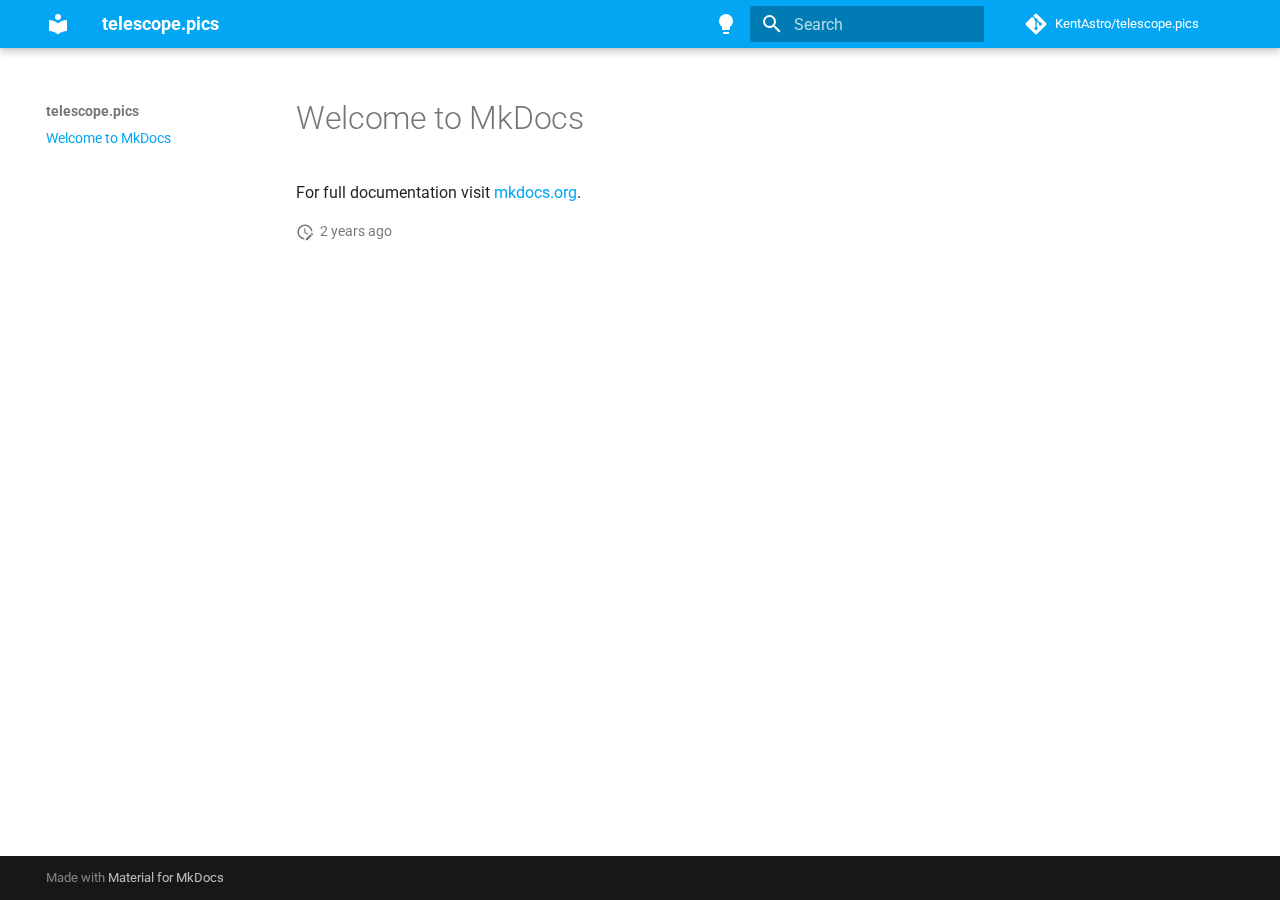
<file: index.html>
<!doctype html>
<html lang="en" class="no-js">
  <head>
    
      <meta charset="utf-8">
      <meta name="viewport" content="width=device-width,initial-scale=1">
      
      
      
        <link rel="canonical" href="https://telescope.pics/">
      
      
      
      
      <link rel="icon" href="assets/images/favicon.png">
      <meta name="generator" content="mkdocs-1.5.3, mkdocs-material-9.5.2">
    
    
      
        <title>telescope.pics</title>
      
    
    
      <link rel="stylesheet" href="assets/stylesheets/main.50c56a3b.min.css">
      
        
        <link rel="stylesheet" href="assets/stylesheets/palette.06af60db.min.css">
      
      


    
    
      
    
    
      
        
        
        <link rel="preconnect" href="https://fonts.gstatic.com" crossorigin>
        <link rel="stylesheet" href="https://fonts.googleapis.com/css?family=Roboto:300,300i,400,400i,700,700i%7CRoboto+Mono:400,400i,700,700i&display=fallback">
        <style>:root{--md-text-font:"Roboto";--md-code-font:"Roboto Mono"}</style>
      
    
    
      <link rel="stylesheet" href="css/timeago.css">
    
    <script>__md_scope=new URL(".",location),__md_hash=e=>[...e].reduce((e,_)=>(e<<5)-e+_.charCodeAt(0),0),__md_get=(e,_=localStorage,t=__md_scope)=>JSON.parse(_.getItem(t.pathname+"."+e)),__md_set=(e,_,t=localStorage,a=__md_scope)=>{try{t.setItem(a.pathname+"."+e,JSON.stringify(_))}catch(e){}}</script>
    
      

    
    
    
  </head>
  
  
    
    
      
    
    
    
    
    <body dir="ltr" data-md-color-scheme="slate" data-md-color-primary="light-blue" data-md-color-accent="yellow">
  
    
    <input class="md-toggle" data-md-toggle="drawer" type="checkbox" id="__drawer" autocomplete="off">
    <input class="md-toggle" data-md-toggle="search" type="checkbox" id="__search" autocomplete="off">
    <label class="md-overlay" for="__drawer"></label>
    <div data-md-component="skip">
      
        
        <a href="#welcome-to-mkdocs" class="md-skip">
          Skip to content
        </a>
      
    </div>
    <div data-md-component="announce">
      
    </div>
    
    
      

  

<header class="md-header md-header--shadow" data-md-component="header">
  <nav class="md-header__inner md-grid" aria-label="Header">
    <a href="." title="telescope.pics" class="md-header__button md-logo" aria-label="telescope.pics" data-md-component="logo">
      
  
  <svg xmlns="http://www.w3.org/2000/svg" viewBox="0 0 24 24"><path d="M12 8a3 3 0 0 0 3-3 3 3 0 0 0-3-3 3 3 0 0 0-3 3 3 3 0 0 0 3 3m0 3.54C9.64 9.35 6.5 8 3 8v11c3.5 0 6.64 1.35 9 3.54 2.36-2.19 5.5-3.54 9-3.54V8c-3.5 0-6.64 1.35-9 3.54Z"/></svg>

    </a>
    <label class="md-header__button md-icon" for="__drawer">
      
      <svg xmlns="http://www.w3.org/2000/svg" viewBox="0 0 24 24"><path d="M3 6h18v2H3V6m0 5h18v2H3v-2m0 5h18v2H3v-2Z"/></svg>
    </label>
    <div class="md-header__title" data-md-component="header-title">
      <div class="md-header__ellipsis">
        <div class="md-header__topic">
          <span class="md-ellipsis">
            telescope.pics
          </span>
        </div>
        <div class="md-header__topic" data-md-component="header-topic">
          <span class="md-ellipsis">
            
              Welcome to MkDocs
            
          </span>
        </div>
      </div>
    </div>
    
      
        <form class="md-header__option" data-md-component="palette">
  
    
    
    
    <input class="md-option" data-md-color-media="(prefers-color-scheme: dark)" data-md-color-scheme="slate" data-md-color-primary="light-blue" data-md-color-accent="yellow"  aria-label="Switch to light mode"  type="radio" name="__palette" id="__palette_0">
    
      <label class="md-header__button md-icon" title="Switch to light mode" for="__palette_1" hidden>
        <svg xmlns="http://www.w3.org/2000/svg" viewBox="0 0 24 24"><path d="M12 2a7 7 0 0 1 7 7c0 2.38-1.19 4.47-3 5.74V17a1 1 0 0 1-1 1H9a1 1 0 0 1-1-1v-2.26C6.19 13.47 5 11.38 5 9a7 7 0 0 1 7-7M9 21v-1h6v1a1 1 0 0 1-1 1h-4a1 1 0 0 1-1-1m3-17a5 5 0 0 0-5 5c0 2.05 1.23 3.81 3 4.58V16h4v-2.42c1.77-.77 3-2.53 3-4.58a5 5 0 0 0-5-5Z"/></svg>
      </label>
    
  
    
    
    
    <input class="md-option" data-md-color-media="(prefers-color-scheme: light)" data-md-color-scheme="default" data-md-color-primary="light-blue" data-md-color-accent="indigo"  aria-label="Switch to dark mode"  type="radio" name="__palette" id="__palette_1">
    
      <label class="md-header__button md-icon" title="Switch to dark mode" for="__palette_0" hidden>
        <svg xmlns="http://www.w3.org/2000/svg" viewBox="0 0 24 24"><path d="M12 2a7 7 0 0 0-7 7c0 2.38 1.19 4.47 3 5.74V17a1 1 0 0 0 1 1h6a1 1 0 0 0 1-1v-2.26c1.81-1.27 3-3.36 3-5.74a7 7 0 0 0-7-7M9 21a1 1 0 0 0 1 1h4a1 1 0 0 0 1-1v-1H9v1Z"/></svg>
      </label>
    
  
</form>
      
    
    
      <script>var media,input,key,value,palette=__md_get("__palette");if(palette&&palette.color){"(prefers-color-scheme)"===palette.color.media&&(media=matchMedia("(prefers-color-scheme: light)"),input=document.querySelector(media.matches?"[data-md-color-media='(prefers-color-scheme: light)']":"[data-md-color-media='(prefers-color-scheme: dark)']"),palette.color.media=input.getAttribute("data-md-color-media"),palette.color.scheme=input.getAttribute("data-md-color-scheme"),palette.color.primary=input.getAttribute("data-md-color-primary"),palette.color.accent=input.getAttribute("data-md-color-accent"));for([key,value]of Object.entries(palette.color))document.body.setAttribute("data-md-color-"+key,value)}</script>
    
    
    
      <label class="md-header__button md-icon" for="__search">
        
        <svg xmlns="http://www.w3.org/2000/svg" viewBox="0 0 24 24"><path d="M9.5 3A6.5 6.5 0 0 1 16 9.5c0 1.61-.59 3.09-1.56 4.23l.27.27h.79l5 5-1.5 1.5-5-5v-.79l-.27-.27A6.516 6.516 0 0 1 9.5 16 6.5 6.5 0 0 1 3 9.5 6.5 6.5 0 0 1 9.5 3m0 2C7 5 5 7 5 9.5S7 14 9.5 14 14 12 14 9.5 12 5 9.5 5Z"/></svg>
      </label>
      <div class="md-search" data-md-component="search" role="dialog">
  <label class="md-search__overlay" for="__search"></label>
  <div class="md-search__inner" role="search">
    <form class="md-search__form" name="search">
      <input type="text" class="md-search__input" name="query" aria-label="Search" placeholder="Search" autocapitalize="off" autocorrect="off" autocomplete="off" spellcheck="false" data-md-component="search-query" required>
      <label class="md-search__icon md-icon" for="__search">
        
        <svg xmlns="http://www.w3.org/2000/svg" viewBox="0 0 24 24"><path d="M9.5 3A6.5 6.5 0 0 1 16 9.5c0 1.61-.59 3.09-1.56 4.23l.27.27h.79l5 5-1.5 1.5-5-5v-.79l-.27-.27A6.516 6.516 0 0 1 9.5 16 6.5 6.5 0 0 1 3 9.5 6.5 6.5 0 0 1 9.5 3m0 2C7 5 5 7 5 9.5S7 14 9.5 14 14 12 14 9.5 12 5 9.5 5Z"/></svg>
        
        <svg xmlns="http://www.w3.org/2000/svg" viewBox="0 0 24 24"><path d="M20 11v2H8l5.5 5.5-1.42 1.42L4.16 12l7.92-7.92L13.5 5.5 8 11h12Z"/></svg>
      </label>
      <nav class="md-search__options" aria-label="Search">
        
        <button type="reset" class="md-search__icon md-icon" title="Clear" aria-label="Clear" tabindex="-1">
          
          <svg xmlns="http://www.w3.org/2000/svg" viewBox="0 0 24 24"><path d="M19 6.41 17.59 5 12 10.59 6.41 5 5 6.41 10.59 12 5 17.59 6.41 19 12 13.41 17.59 19 19 17.59 13.41 12 19 6.41Z"/></svg>
        </button>
      </nav>
      
    </form>
    <div class="md-search__output">
      <div class="md-search__scrollwrap" data-md-scrollfix>
        <div class="md-search-result" data-md-component="search-result">
          <div class="md-search-result__meta">
            Initializing search
          </div>
          <ol class="md-search-result__list" role="presentation"></ol>
        </div>
      </div>
    </div>
  </div>
</div>
    
    
      <div class="md-header__source">
        <a href="https://github.com/KentAstro/telescope.pics" title="Go to repository" class="md-source" data-md-component="source">
  <div class="md-source__icon md-icon">
    
    <svg xmlns="http://www.w3.org/2000/svg" viewBox="0 0 448 512"><!--! Font Awesome Free 6.5.1 by @fontawesome - https://fontawesome.com License - https://fontawesome.com/license/free (Icons: CC BY 4.0, Fonts: SIL OFL 1.1, Code: MIT License) Copyright 2023 Fonticons, Inc.--><path d="M439.55 236.05 244 40.45a28.87 28.87 0 0 0-40.81 0l-40.66 40.63 51.52 51.52c27.06-9.14 52.68 16.77 43.39 43.68l49.66 49.66c34.23-11.8 61.18 31 35.47 56.69-26.49 26.49-70.21-2.87-56-37.34L240.22 199v121.85c25.3 12.54 22.26 41.85 9.08 55a34.34 34.34 0 0 1-48.55 0c-17.57-17.6-11.07-46.91 11.25-56v-123c-20.8-8.51-24.6-30.74-18.64-45L142.57 101 8.45 235.14a28.86 28.86 0 0 0 0 40.81l195.61 195.6a28.86 28.86 0 0 0 40.8 0l194.69-194.69a28.86 28.86 0 0 0 0-40.81z"/></svg>
  </div>
  <div class="md-source__repository">
    KentAstro/telescope.pics
  </div>
</a>
      </div>
    
  </nav>
  
</header>
    
    <div class="md-container" data-md-component="container">
      
      
        
          
        
      
      <main class="md-main" data-md-component="main">
        <div class="md-main__inner md-grid">
          
            
              
              <div class="md-sidebar md-sidebar--primary" data-md-component="sidebar" data-md-type="navigation" >
                <div class="md-sidebar__scrollwrap">
                  <div class="md-sidebar__inner">
                    



<nav class="md-nav md-nav--primary" aria-label="Navigation" data-md-level="0">
  <label class="md-nav__title" for="__drawer">
    <a href="." title="telescope.pics" class="md-nav__button md-logo" aria-label="telescope.pics" data-md-component="logo">
      
  
  <svg xmlns="http://www.w3.org/2000/svg" viewBox="0 0 24 24"><path d="M12 8a3 3 0 0 0 3-3 3 3 0 0 0-3-3 3 3 0 0 0-3 3 3 3 0 0 0 3 3m0 3.54C9.64 9.35 6.5 8 3 8v11c3.5 0 6.64 1.35 9 3.54 2.36-2.19 5.5-3.54 9-3.54V8c-3.5 0-6.64 1.35-9 3.54Z"/></svg>

    </a>
    telescope.pics
  </label>
  
    <div class="md-nav__source">
      <a href="https://github.com/KentAstro/telescope.pics" title="Go to repository" class="md-source" data-md-component="source">
  <div class="md-source__icon md-icon">
    
    <svg xmlns="http://www.w3.org/2000/svg" viewBox="0 0 448 512"><!--! Font Awesome Free 6.5.1 by @fontawesome - https://fontawesome.com License - https://fontawesome.com/license/free (Icons: CC BY 4.0, Fonts: SIL OFL 1.1, Code: MIT License) Copyright 2023 Fonticons, Inc.--><path d="M439.55 236.05 244 40.45a28.87 28.87 0 0 0-40.81 0l-40.66 40.63 51.52 51.52c27.06-9.14 52.68 16.77 43.39 43.68l49.66 49.66c34.23-11.8 61.18 31 35.47 56.69-26.49 26.49-70.21-2.87-56-37.34L240.22 199v121.85c25.3 12.54 22.26 41.85 9.08 55a34.34 34.34 0 0 1-48.55 0c-17.57-17.6-11.07-46.91 11.25-56v-123c-20.8-8.51-24.6-30.74-18.64-45L142.57 101 8.45 235.14a28.86 28.86 0 0 0 0 40.81l195.61 195.6a28.86 28.86 0 0 0 40.8 0l194.69-194.69a28.86 28.86 0 0 0 0-40.81z"/></svg>
  </div>
  <div class="md-source__repository">
    KentAstro/telescope.pics
  </div>
</a>
    </div>
  
  <ul class="md-nav__list" data-md-scrollfix>
    
      
      
  
  
    
  
  
  
    <li class="md-nav__item md-nav__item--active">
      
      <input class="md-nav__toggle md-toggle" type="checkbox" id="__toc">
      
      
        
      
      
      <a href="." class="md-nav__link md-nav__link--active">
        
  
  <span class="md-ellipsis">
    Welcome to MkDocs
  </span>
  

      </a>
      
    </li>
  

    
  </ul>
</nav>
                  </div>
                </div>
              </div>
            
            
              
              <div class="md-sidebar md-sidebar--secondary" data-md-component="sidebar" data-md-type="toc" >
                <div class="md-sidebar__scrollwrap">
                  <div class="md-sidebar__inner">
                    

<nav class="md-nav md-nav--secondary" aria-label="Table of contents">
  
  
  
    
  
  
</nav>
                  </div>
                </div>
              </div>
            
          
          
            <div class="md-content" data-md-component="content">
              <article class="md-content__inner md-typeset">
                
                  

  
  


<h1 id="welcome-to-mkdocs">Welcome to MkDocs</h1>
<p>For full documentation visit <a href="https://www.mkdocs.org">mkdocs.org</a>.</p>







  
    
  
  


  <aside class="md-source-file">
    
      
  <span class="md-source-file__fact">
    <span class="md-icon" title="Last update">
      <svg xmlns="http://www.w3.org/2000/svg" viewBox="0 0 24 24"><path d="M21 13.1c-.1 0-.3.1-.4.2l-1 1 2.1 2.1 1-1c.2-.2.2-.6 0-.8l-1.3-1.3c-.1-.1-.2-.2-.4-.2m-1.9 1.8-6.1 6V23h2.1l6.1-6.1-2.1-2M12.5 7v5.2l4 2.4-1 1L11 13V7h1.5M11 21.9c-5.1-.5-9-4.8-9-9.9C2 6.5 6.5 2 12 2c5.3 0 9.6 4.1 10 9.3-.3-.1-.6-.2-1-.2s-.7.1-1 .2C19.6 7.2 16.2 4 12 4c-4.4 0-8 3.6-8 8 0 4.1 3.1 7.5 7.1 7.9l-.1.2v1.8Z"/></svg>
    </span>
    <span class="git-revision-date-localized-plugin git-revision-date-localized-plugin-timeago"><span class="timeago" datetime="2024-01-09T21:27:24+00:00" locale="en"></span></span><span class="git-revision-date-localized-plugin git-revision-date-localized-plugin-iso_date">2024-01-09</span>
  </span>

    
    
    
    
  </aside>





                
              </article>
            </div>
          
          
<script>var target=document.getElementById(location.hash.slice(1));target&&target.name&&(target.checked=target.name.startsWith("__tabbed_"))</script>
        </div>
        
      </main>
      
        <footer class="md-footer">
  
  <div class="md-footer-meta md-typeset">
    <div class="md-footer-meta__inner md-grid">
      <div class="md-copyright">
  
  
    Made with
    <a href="https://squidfunk.github.io/mkdocs-material/" target="_blank" rel="noopener">
      Material for MkDocs
    </a>
  
</div>
      
    </div>
  </div>
</footer>
      
    </div>
    <div class="md-dialog" data-md-component="dialog">
      <div class="md-dialog__inner md-typeset"></div>
    </div>
    
    
    <script id="__config" type="application/json">{"base": ".", "features": [], "search": "assets/javascripts/workers/search.f886a092.min.js", "translations": {"clipboard.copied": "Copied to clipboard", "clipboard.copy": "Copy to clipboard", "search.result.more.one": "1 more on this page", "search.result.more.other": "# more on this page", "search.result.none": "No matching documents", "search.result.one": "1 matching document", "search.result.other": "# matching documents", "search.result.placeholder": "Type to start searching", "search.result.term.missing": "Missing", "select.version": "Select version"}}</script>
    
    
      <script src="assets/javascripts/bundle.d7c377c4.min.js"></script>
      
        <script src="js/timeago.min.js"></script>
      
        <script src="js/timeago_mkdocs_material.js"></script>
      
    
  </body>
</html>
</file>
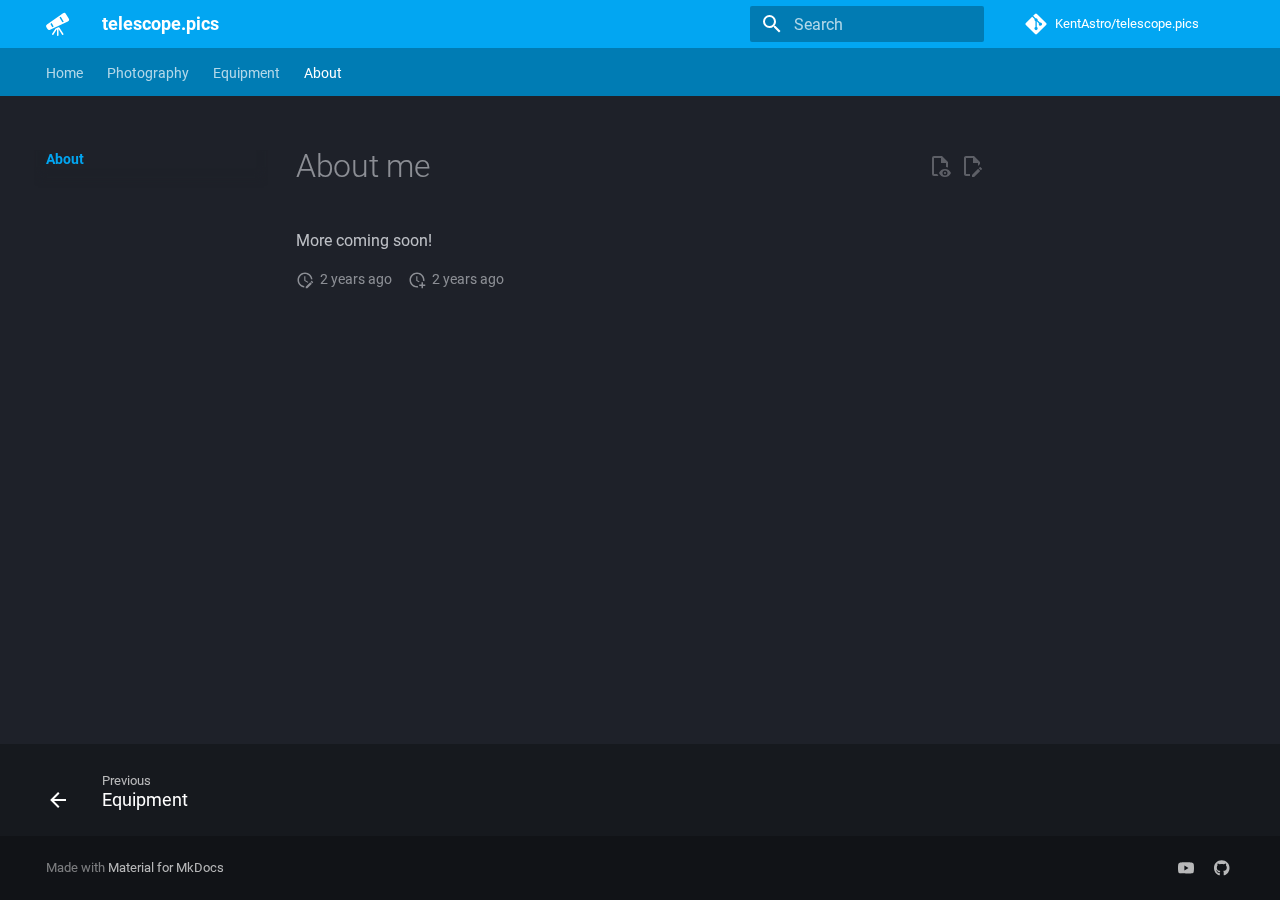
<file: about/index.html>
<!doctype html>
<html lang="en" class="no-js">
  <head>
    
      <meta charset="utf-8">
      <meta name="viewport" content="width=device-width,initial-scale=1">
      
      
      
        <link rel="canonical" href="https://telescope.pics/about/">
      
      
        <link rel="prev" href="../equipment/">
      
      
      
      <link rel="icon" href="../img/favicon.svg">
      <meta name="generator" content="mkdocs-1.5.3, mkdocs-material-9.5.6">
    
    
      
        <title>About me - telescope.pics</title>
      
    
    
      <link rel="stylesheet" href="../assets/stylesheets/main.50c56a3b.min.css">
      
        
        <link rel="stylesheet" href="../assets/stylesheets/palette.06af60db.min.css">
      
      


    
    
      
    
    
      
        
        
        
        <link rel="stylesheet" href="../assets/external/fonts.googleapis.com/css.49ea35f2.css">
        <style>:root{--md-text-font:"Roboto";--md-code-font:"Roboto Mono"}</style>
      
    
    
      <link rel="stylesheet" href="../css/timeago.css">
    
      <link rel="stylesheet" href="../css/custom.css">
    
    <script>__md_scope=new URL("..",location),__md_hash=e=>[...e].reduce((e,_)=>(e<<5)-e+_.charCodeAt(0),0),__md_get=(e,_=localStorage,t=__md_scope)=>JSON.parse(_.getItem(t.pathname+"."+e)),__md_set=(e,_,t=localStorage,a=__md_scope)=>{try{t.setItem(a.pathname+"."+e,JSON.stringify(_))}catch(e){}}</script>
    
      

    
    
    
   <link href="../assets/stylesheets/glightbox.min.css" rel="stylesheet"/><style>
    html.glightbox-open { overflow: initial; height: 100%; }
    .gslide-title { margin-top: 0px; user-select: text; }
    .gslide-desc { color: #666; user-select: text; }
    .gslide-image img { background: white; }
    .gscrollbar-fixer { padding-right: 15px; }
    .gdesc-inner { font-size: 0.75rem; }
    body[data-md-color-scheme="slate"] .gdesc-inner { background: var(--md-default-bg-color);}
    body[data-md-color-scheme="slate"] .gslide-title { color: var(--md-default-fg-color);}
    body[data-md-color-scheme="slate"] .gslide-desc { color: var(--md-default-fg-color);}</style> <script src="../assets/javascripts/glightbox.min.js"></script></head>
  
  
    
    
    
    
    
    <body dir="ltr" data-md-color-scheme="slate" data-md-color-primary="light-blue" data-md-color-accent="yellow">
  
    
    <input class="md-toggle" data-md-toggle="drawer" type="checkbox" id="__drawer" autocomplete="off">
    <input class="md-toggle" data-md-toggle="search" type="checkbox" id="__search" autocomplete="off">
    <label class="md-overlay" for="__drawer"></label>
    <div data-md-component="skip">
      
        
        <a href="#about-me" class="md-skip">
          Skip to content
        </a>
      
    </div>
    <div data-md-component="announce">
      
    </div>
    
    
      

<header class="md-header" data-md-component="header">
  <nav class="md-header__inner md-grid" aria-label="Header">
    <a href=".." title="telescope.pics" class="md-header__button md-logo" aria-label="telescope.pics" data-md-component="logo">
      
  
  <svg xmlns="http://www.w3.org/2000/svg" viewBox="0 0 24 24"><path d="M17.155 22.87a.75.75 0 0 0 .226-1.036l-4-6.239a.75.75 0 0 0-.941-.277l-2.75 1.25a.75.75 0 0 0-.318.273l-3.25 4.989a.75.75 0 0 0 1.256.819l3.131-4.806.51-.232v5.64a.75.75 0 1 0 1.5 0v-6.22l3.6 5.613a.75.75 0 0 0 1.036.226ZM.408 15.13a2 2 0 0 1 .59-2.642L17.038 1.33a1.999 1.999 0 0 1 2.85.602l2.828 4.644a2 2 0 0 1-.851 2.847l-17.762 8.43a2 2 0 0 1-2.59-.807Zm13.105-9.521 2.857 4.76 1.361-.646-2.984-4.973Zm-7.842 5.455-1.235.86 1.862 3.225 1.36-.645Z"/></svg>

    </a>
    <label class="md-header__button md-icon" for="__drawer">
      
      <svg xmlns="http://www.w3.org/2000/svg" viewBox="0 0 24 24"><path d="M3 6h18v2H3V6m0 5h18v2H3v-2m0 5h18v2H3v-2Z"/></svg>
    </label>
    <div class="md-header__title" data-md-component="header-title">
      <div class="md-header__ellipsis">
        <div class="md-header__topic">
          <span class="md-ellipsis">
            telescope.pics
          </span>
        </div>
        <div class="md-header__topic" data-md-component="header-topic">
          <span class="md-ellipsis">
            
              About me
            
          </span>
        </div>
      </div>
    </div>
    
      
    
    
    
    
      <label class="md-header__button md-icon" for="__search">
        
        <svg xmlns="http://www.w3.org/2000/svg" viewBox="0 0 24 24"><path d="M9.5 3A6.5 6.5 0 0 1 16 9.5c0 1.61-.59 3.09-1.56 4.23l.27.27h.79l5 5-1.5 1.5-5-5v-.79l-.27-.27A6.516 6.516 0 0 1 9.5 16 6.5 6.5 0 0 1 3 9.5 6.5 6.5 0 0 1 9.5 3m0 2C7 5 5 7 5 9.5S7 14 9.5 14 14 12 14 9.5 12 5 9.5 5Z"/></svg>
      </label>
      <div class="md-search" data-md-component="search" role="dialog">
  <label class="md-search__overlay" for="__search"></label>
  <div class="md-search__inner" role="search">
    <form class="md-search__form" name="search">
      <input type="text" class="md-search__input" name="query" aria-label="Search" placeholder="Search" autocapitalize="off" autocorrect="off" autocomplete="off" spellcheck="false" data-md-component="search-query" required>
      <label class="md-search__icon md-icon" for="__search">
        
        <svg xmlns="http://www.w3.org/2000/svg" viewBox="0 0 24 24"><path d="M9.5 3A6.5 6.5 0 0 1 16 9.5c0 1.61-.59 3.09-1.56 4.23l.27.27h.79l5 5-1.5 1.5-5-5v-.79l-.27-.27A6.516 6.516 0 0 1 9.5 16 6.5 6.5 0 0 1 3 9.5 6.5 6.5 0 0 1 9.5 3m0 2C7 5 5 7 5 9.5S7 14 9.5 14 14 12 14 9.5 12 5 9.5 5Z"/></svg>
        
        <svg xmlns="http://www.w3.org/2000/svg" viewBox="0 0 24 24"><path d="M20 11v2H8l5.5 5.5-1.42 1.42L4.16 12l7.92-7.92L13.5 5.5 8 11h12Z"/></svg>
      </label>
      <nav class="md-search__options" aria-label="Search">
        
        <button type="reset" class="md-search__icon md-icon" title="Clear" aria-label="Clear" tabindex="-1">
          
          <svg xmlns="http://www.w3.org/2000/svg" viewBox="0 0 24 24"><path d="M19 6.41 17.59 5 12 10.59 6.41 5 5 6.41 10.59 12 5 17.59 6.41 19 12 13.41 17.59 19 19 17.59 13.41 12 19 6.41Z"/></svg>
        </button>
      </nav>
      
    </form>
    <div class="md-search__output">
      <div class="md-search__scrollwrap" data-md-scrollfix>
        <div class="md-search-result" data-md-component="search-result">
          <div class="md-search-result__meta">
            Initializing search
          </div>
          <ol class="md-search-result__list" role="presentation"></ol>
        </div>
      </div>
    </div>
  </div>
</div>
    
    
      <div class="md-header__source">
        <a href="https://github.com/KentAstro/telescope.pics" title="Go to repository" class="md-source" data-md-component="source">
  <div class="md-source__icon md-icon">
    
    <svg xmlns="http://www.w3.org/2000/svg" viewBox="0 0 448 512"><!--! Font Awesome Free 6.5.1 by @fontawesome - https://fontawesome.com License - https://fontawesome.com/license/free (Icons: CC BY 4.0, Fonts: SIL OFL 1.1, Code: MIT License) Copyright 2023 Fonticons, Inc.--><path d="M439.55 236.05 244 40.45a28.87 28.87 0 0 0-40.81 0l-40.66 40.63 51.52 51.52c27.06-9.14 52.68 16.77 43.39 43.68l49.66 49.66c34.23-11.8 61.18 31 35.47 56.69-26.49 26.49-70.21-2.87-56-37.34L240.22 199v121.85c25.3 12.54 22.26 41.85 9.08 55a34.34 34.34 0 0 1-48.55 0c-17.57-17.6-11.07-46.91 11.25-56v-123c-20.8-8.51-24.6-30.74-18.64-45L142.57 101 8.45 235.14a28.86 28.86 0 0 0 0 40.81l195.61 195.6a28.86 28.86 0 0 0 40.8 0l194.69-194.69a28.86 28.86 0 0 0 0-40.81z"/></svg>
  </div>
  <div class="md-source__repository">
    KentAstro/telescope.pics
  </div>
</a>
      </div>
    
  </nav>
  
</header>
    
    <div class="md-container" data-md-component="container">
      
      
        
          
            
<nav class="md-tabs" aria-label="Tabs" data-md-component="tabs">
  <div class="md-grid">
    <ul class="md-tabs__list">
      
        
  
  
  
    <li class="md-tabs__item">
      <a href=".." class="md-tabs__link">
        
  
    
  
  Home

      </a>
    </li>
  

      
        
  
  
  
    
    
      <li class="md-tabs__item">
        <a href="../photography/" class="md-tabs__link">
          
  
    
  
  Photography

        </a>
      </li>
    
  

      
        
  
  
  
    
    
      <li class="md-tabs__item">
        <a href="../equipment/" class="md-tabs__link">
          
  
    
  
  Equipment

        </a>
      </li>
    
  

      
        
  
  
    
  
  
    
    
      <li class="md-tabs__item md-tabs__item--active">
        <a href="./" class="md-tabs__link">
          
  
    
  
  About

        </a>
      </li>
    
  

      
    </ul>
  </div>
</nav>
          
        
      
      <main class="md-main" data-md-component="main">
        <div class="md-main__inner md-grid">
          
            
              
              <div class="md-sidebar md-sidebar--primary" data-md-component="sidebar" data-md-type="navigation" >
                <div class="md-sidebar__scrollwrap">
                  <div class="md-sidebar__inner">
                    


  


<nav class="md-nav md-nav--primary md-nav--lifted" aria-label="Navigation" data-md-level="0">
  <label class="md-nav__title" for="__drawer">
    <a href=".." title="telescope.pics" class="md-nav__button md-logo" aria-label="telescope.pics" data-md-component="logo">
      
  
  <svg xmlns="http://www.w3.org/2000/svg" viewBox="0 0 24 24"><path d="M17.155 22.87a.75.75 0 0 0 .226-1.036l-4-6.239a.75.75 0 0 0-.941-.277l-2.75 1.25a.75.75 0 0 0-.318.273l-3.25 4.989a.75.75 0 0 0 1.256.819l3.131-4.806.51-.232v5.64a.75.75 0 1 0 1.5 0v-6.22l3.6 5.613a.75.75 0 0 0 1.036.226ZM.408 15.13a2 2 0 0 1 .59-2.642L17.038 1.33a1.999 1.999 0 0 1 2.85.602l2.828 4.644a2 2 0 0 1-.851 2.847l-17.762 8.43a2 2 0 0 1-2.59-.807Zm13.105-9.521 2.857 4.76 1.361-.646-2.984-4.973Zm-7.842 5.455-1.235.86 1.862 3.225 1.36-.645Z"/></svg>

    </a>
    telescope.pics
  </label>
  
    <div class="md-nav__source">
      <a href="https://github.com/KentAstro/telescope.pics" title="Go to repository" class="md-source" data-md-component="source">
  <div class="md-source__icon md-icon">
    
    <svg xmlns="http://www.w3.org/2000/svg" viewBox="0 0 448 512"><!--! Font Awesome Free 6.5.1 by @fontawesome - https://fontawesome.com License - https://fontawesome.com/license/free (Icons: CC BY 4.0, Fonts: SIL OFL 1.1, Code: MIT License) Copyright 2023 Fonticons, Inc.--><path d="M439.55 236.05 244 40.45a28.87 28.87 0 0 0-40.81 0l-40.66 40.63 51.52 51.52c27.06-9.14 52.68 16.77 43.39 43.68l49.66 49.66c34.23-11.8 61.18 31 35.47 56.69-26.49 26.49-70.21-2.87-56-37.34L240.22 199v121.85c25.3 12.54 22.26 41.85 9.08 55a34.34 34.34 0 0 1-48.55 0c-17.57-17.6-11.07-46.91 11.25-56v-123c-20.8-8.51-24.6-30.74-18.64-45L142.57 101 8.45 235.14a28.86 28.86 0 0 0 0 40.81l195.61 195.6a28.86 28.86 0 0 0 40.8 0l194.69-194.69a28.86 28.86 0 0 0 0-40.81z"/></svg>
  </div>
  <div class="md-source__repository">
    KentAstro/telescope.pics
  </div>
</a>
    </div>
  
  <ul class="md-nav__list" data-md-scrollfix>
    
      
      
  
  
  
  
    <li class="md-nav__item">
      <a href=".." class="md-nav__link">
        
  
  <span class="md-ellipsis">
    Home
  </span>
  

      </a>
    </li>
  

    
      
      
  
  
  
  
    
    
      
        
          
        
      
        
      
        
      
        
      
        
      
        
      
        
      
        
      
        
      
    
    
    
    
      
      
    
    <li class="md-nav__item md-nav__item--section md-nav__item--nested">
      
        
        
        
        <input class="md-nav__toggle md-toggle " type="checkbox" id="__nav_2" >
        
          
          
          <div class="md-nav__link md-nav__container">
            <a href="../photography/" class="md-nav__link ">
              
  
  <span class="md-ellipsis">
    Photography
  </span>
  

            </a>
            
              
              <label class="md-nav__link " for="__nav_2" id="__nav_2_label" tabindex="">
                <span class="md-nav__icon md-icon"></span>
              </label>
            
          </div>
        
        <nav class="md-nav" data-md-level="1" aria-labelledby="__nav_2_label" aria-expanded="false">
          <label class="md-nav__title" for="__nav_2">
            <span class="md-nav__icon md-icon"></span>
            Photography
          </label>
          <ul class="md-nav__list" data-md-scrollfix>
            
              
            
              
                
  
  
  
  
    <li class="md-nav__item">
      <a href="../photography/solar/" class="md-nav__link">
        
  
  <span class="md-ellipsis">
    Daytime (Solar) Observing
  </span>
  

      </a>
    </li>
  

              
            
              
                
  
  
  
  
    <li class="md-nav__item">
      <a href="../photography/lunar/" class="md-nav__link">
        
  
  <span class="md-ellipsis">
    Lunar Eclipse Photography
  </span>
  

      </a>
    </li>
  

              
            
              
                
  
  
  
  
    <li class="md-nav__item">
      <a href="../photography/innerplanettransits/" class="md-nav__link">
        
  
  <span class="md-ellipsis">
    Mercury and Venus Transits
  </span>
  

      </a>
    </li>
  

              
            
              
                
  
  
  
  
    <li class="md-nav__item">
      <a href="../photography/comet/" class="md-nav__link">
        
  
  <span class="md-ellipsis">
    Comet Photography
  </span>
  

      </a>
    </li>
  

              
            
              
                
  
  
  
  
    <li class="md-nav__item">
      <a href="../photography/planetaryconjunctions/" class="md-nav__link">
        
  
  <span class="md-ellipsis">
    Photographs of Planetary Conjunctions
  </span>
  

      </a>
    </li>
  

              
            
              
                
  
  
  
  
    <li class="md-nav__item">
      <a href="../photography/planetary/" class="md-nav__link">
        
  
  <span class="md-ellipsis">
    Planetary Photography
  </span>
  

      </a>
    </li>
  

              
            
              
                
  
  
  
  
    <li class="md-nav__item">
      <a href="../photography/deep-sky/" class="md-nav__link">
        
  
  <span class="md-ellipsis">
    Deep Sky Photography
  </span>
  

      </a>
    </li>
  

              
            
              
                
  
  
  
  
    <li class="md-nav__item">
      <a href="../photography/constellationoverlays/" class="md-nav__link">
        
  
  <span class="md-ellipsis">
    Constellation Overlay Photography
  </span>
  

      </a>
    </li>
  

              
            
          </ul>
        </nav>
      
    </li>
  

    
      
      
  
  
  
  
    
    
      
        
          
        
      
    
    
    
    
      
      
    
    <li class="md-nav__item md-nav__item--section md-nav__item--nested">
      
        
        
        
        <input class="md-nav__toggle md-toggle " type="checkbox" id="__nav_3" >
        
          
          
          <div class="md-nav__link md-nav__container">
            <a href="../equipment/" class="md-nav__link ">
              
  
  <span class="md-ellipsis">
    Equipment
  </span>
  

            </a>
            
          </div>
        
        <nav class="md-nav" data-md-level="1" aria-labelledby="__nav_3_label" aria-expanded="false">
          <label class="md-nav__title" for="__nav_3">
            <span class="md-nav__icon md-icon"></span>
            Equipment
          </label>
          <ul class="md-nav__list" data-md-scrollfix>
            
              
            
          </ul>
        </nav>
      
    </li>
  

    
      
      
  
  
    
  
  
  
    
    
      
        
          
        
      
    
    
    
    
      
      
    
    <li class="md-nav__item md-nav__item--active md-nav__item--section md-nav__item--nested">
      
        
        
        
        <input class="md-nav__toggle md-toggle " type="checkbox" id="__nav_4" checked>
        
          
          
          <div class="md-nav__link md-nav__container">
            <a href="./" class="md-nav__link md-nav__link--active">
              
  
  <span class="md-ellipsis">
    About
  </span>
  

            </a>
            
          </div>
        
        <nav class="md-nav" data-md-level="1" aria-labelledby="__nav_4_label" aria-expanded="true">
          <label class="md-nav__title" for="__nav_4">
            <span class="md-nav__icon md-icon"></span>
            About
          </label>
          <ul class="md-nav__list" data-md-scrollfix>
            
              
            
          </ul>
        </nav>
      
    </li>
  

    
  </ul>
</nav>
                  </div>
                </div>
              </div>
            
            
              
              <div class="md-sidebar md-sidebar--secondary" data-md-component="sidebar" data-md-type="toc" >
                <div class="md-sidebar__scrollwrap">
                  <div class="md-sidebar__inner">
                    

<nav class="md-nav md-nav--secondary" aria-label="Table of contents">
  
  
  
    
  
  
</nav>
                  </div>
                </div>
              </div>
            
          
          
            <div class="md-content" data-md-component="content">
              <article class="md-content__inner md-typeset">
                
                  
<!--
  Copyright (c) 2016-2023 Martin Donath <martin.donath@squidfunk.com>

  Permission is hereby granted, free of charge, to any person obtaining a copy
  of this software and associated documentation files (the "Software"), to
  deal in the Software without restriction, including without limitation the
  rights to use, copy, modify, merge, publish, distribute, sublicense, and/or
  sell copies of the Software, and to permit persons to whom the Software is
  furnished to do so, subject to the following conditions:

  The above copyright notice and this permission notice shall be included in
  all copies or substantial portions of the Software.

  THE SOFTWARE IS PROVIDED "AS IS", WITHOUT WARRANTY OF ANY KIND, EXPRESS OR
  IMPLIED, INCLUDING BUT NOT LIMITED TO THE WARRANTIES OF MERCHANTABILITY,
  FITNESS FOR A PARTICULAR PURPOSE AND NON-INFRINGEMENT. IN NO EVENT SHALL THE
  AUTHORS OR COPYRIGHT HOLDERS BE LIABLE FOR ANY CLAIM, DAMAGES OR OTHER
  LIABILITY, WHETHER IN AN ACTION OF CONTRACT, TORT OR OTHERWISE, ARISING
  FROM, OUT OF OR IN CONNECTION WITH THE SOFTWARE OR THE USE OR OTHER DEALINGS
  IN THE SOFTWARE.
-->

<!-- Actions -->


  <!-- Edit button -->
  
    <a href="https://github.com/KentAstro/telescope.pics/edit/main/docs/about/index.md" title="Edit this page" class="md-content__button md-icon">
      
      <svg xmlns="http://www.w3.org/2000/svg" viewBox="0 0 24 24"><path d="M10 20H6V4h7v5h5v3.1l2-2V8l-6-6H6c-1.1 0-2 .9-2 2v16c0 1.1.9 2 2 2h4v-2m10.2-7c.1 0 .3.1.4.2l1.3 1.3c.2.2.2.6 0 .8l-1 1-2.1-2.1 1-1c.1-.1.2-.2.4-.2m0 3.9L14.1 23H12v-2.1l6.1-6.1 2.1 2.1Z"/></svg>
    </a>
  

  <!-- View button -->
  
    
      
    
    <a href="https://github.com/KentAstro/telescope.pics/blob/main/docs/about/index.md?plain=1" title="View source of this page" class="md-content__button md-icon">
      
      <svg xmlns="http://www.w3.org/2000/svg" viewBox="0 0 24 24"><path d="M17 18c.56 0 1 .44 1 1s-.44 1-1 1-1-.44-1-1 .44-1 1-1m0-3c-2.73 0-5.06 1.66-6 4 .94 2.34 3.27 4 6 4s5.06-1.66 6-4c-.94-2.34-3.27-4-6-4m0 6.5a2.5 2.5 0 0 1-2.5-2.5 2.5 2.5 0 0 1 2.5-2.5 2.5 2.5 0 0 1 2.5 2.5 2.5 2.5 0 0 1-2.5 2.5M9.27 20H6V4h7v5h5v4.07c.7.08 1.36.25 2 .49V8l-6-6H6a2 2 0 0 0-2 2v16a2 2 0 0 0 2 2h4.5a8.15 8.15 0 0 1-1.23-2Z"/></svg>
    </a>
  


<h1 id="about-me">About me</h1>
<p>More coming soon!</p>







  
    
  
  
    
  


  <aside class="md-source-file">
    
      
  <span class="md-source-file__fact">
    <span class="md-icon" title="Last update">
      <svg xmlns="http://www.w3.org/2000/svg" viewBox="0 0 24 24"><path d="M21 13.1c-.1 0-.3.1-.4.2l-1 1 2.1 2.1 1-1c.2-.2.2-.6 0-.8l-1.3-1.3c-.1-.1-.2-.2-.4-.2m-1.9 1.8-6.1 6V23h2.1l6.1-6.1-2.1-2M12.5 7v5.2l4 2.4-1 1L11 13V7h1.5M11 21.9c-5.1-.5-9-4.8-9-9.9C2 6.5 6.5 2 12 2c5.3 0 9.6 4.1 10 9.3-.3-.1-.6-.2-1-.2s-.7.1-1 .2C19.6 7.2 16.2 4 12 4c-4.4 0-8 3.6-8 8 0 4.1 3.1 7.5 7.1 7.9l-.1.2v1.8Z"/></svg>
    </span>
    <span class="git-revision-date-localized-plugin git-revision-date-localized-plugin-timeago"><span class="timeago" datetime="2024-01-10T00:49:31+00:00" locale="en"></span></span><span class="git-revision-date-localized-plugin git-revision-date-localized-plugin-iso_date">2024-01-10</span>
  </span>

    
    
      
  <span class="md-source-file__fact">
    <span class="md-icon" title="Created">
      <svg xmlns="http://www.w3.org/2000/svg" viewBox="0 0 24 24"><path d="M14.47 15.08 11 13V7h1.5v5.25l3.08 1.83c-.41.28-.79.62-1.11 1m-1.39 4.84c-.36.05-.71.08-1.08.08-4.42 0-8-3.58-8-8s3.58-8 8-8 8 3.58 8 8c0 .37-.03.72-.08 1.08.69.1 1.33.32 1.92.64.1-.56.16-1.13.16-1.72 0-5.5-4.5-10-10-10S2 6.5 2 12s4.47 10 10 10c.59 0 1.16-.06 1.72-.16-.32-.59-.54-1.23-.64-1.92M18 15v3h-3v2h3v3h2v-3h3v-2h-3v-3h-2Z"/></svg>
    </span>
    <span class="git-revision-date-localized-plugin git-revision-date-localized-plugin-timeago"><span class="timeago" datetime="2024-01-10T00:49:31+00:00" locale="en"></span></span><span class="git-revision-date-localized-plugin git-revision-date-localized-plugin-iso_date">2024-01-10</span>
  </span>

    
    
    
  </aside>





                
              </article>
            </div>
          
          
<script>var target=document.getElementById(location.hash.slice(1));target&&target.name&&(target.checked=target.name.startsWith("__tabbed_"))</script>
        </div>
        
      </main>
      
        <footer class="md-footer">
  
    
      
      <nav class="md-footer__inner md-grid" aria-label="Footer" >
        
          
          <a href="../equipment/" class="md-footer__link md-footer__link--prev" aria-label="Previous: Equipment">
            <div class="md-footer__button md-icon">
              
              <svg xmlns="http://www.w3.org/2000/svg" viewBox="0 0 24 24"><path d="M20 11v2H8l5.5 5.5-1.42 1.42L4.16 12l7.92-7.92L13.5 5.5 8 11h12Z"/></svg>
            </div>
            <div class="md-footer__title">
              <span class="md-footer__direction">
                Previous
              </span>
              <div class="md-ellipsis">
                Equipment
              </div>
            </div>
          </a>
        
        
      </nav>
    
  
  <div class="md-footer-meta md-typeset">
    <div class="md-footer-meta__inner md-grid">
      <div class="md-copyright">
  
  
    Made with
    <a href="https://squidfunk.github.io/mkdocs-material/" target="_blank" rel="noopener">
      Material for MkDocs
    </a>
  
</div>
      
        <div class="md-social">
  
    
    
    
    
    <a href="https://www.youtube.com/channel/UCcCOe9JvkxQDhEwkmTEv08A" target="_blank" rel="noopener" title="YouTube Channel" class="md-social__link">
      <svg xmlns="http://www.w3.org/2000/svg" viewBox="0 0 24 24"><path d="M23.498 6.186a3.016 3.016 0 0 0-2.122-2.136C19.505 3.545 12 3.545 12 3.545s-7.505 0-9.377.505A3.017 3.017 0 0 0 .502 6.186C0 8.07 0 12 0 12s0 3.93.502 5.814a3.016 3.016 0 0 0 2.122 2.136c1.871.505 9.376.505 9.376.505s7.505 0 9.377-.505a3.015 3.015 0 0 0 2.122-2.136C24 15.93 24 12 24 12s0-3.93-.502-5.814zM9.545 15.568V8.432L15.818 12l-6.273 3.568z"/></svg>
    </a>
  
    
    
    
    
    <a href="https://github.com/KentAstro" target="_blank" rel="noopener" title="KentAstro on GitHub" class="md-social__link">
      <svg xmlns="http://www.w3.org/2000/svg" viewBox="0 0 496 512"><!--! Font Awesome Free 6.5.1 by @fontawesome - https://fontawesome.com License - https://fontawesome.com/license/free (Icons: CC BY 4.0, Fonts: SIL OFL 1.1, Code: MIT License) Copyright 2023 Fonticons, Inc.--><path d="M165.9 397.4c0 2-2.3 3.6-5.2 3.6-3.3.3-5.6-1.3-5.6-3.6 0-2 2.3-3.6 5.2-3.6 3-.3 5.6 1.3 5.6 3.6zm-31.1-4.5c-.7 2 1.3 4.3 4.3 4.9 2.6 1 5.6 0 6.2-2s-1.3-4.3-4.3-5.2c-2.6-.7-5.5.3-6.2 2.3zm44.2-1.7c-2.9.7-4.9 2.6-4.6 4.9.3 2 2.9 3.3 5.9 2.6 2.9-.7 4.9-2.6 4.6-4.6-.3-1.9-3-3.2-5.9-2.9zM244.8 8C106.1 8 0 113.3 0 252c0 110.9 69.8 205.8 169.5 239.2 12.8 2.3 17.3-5.6 17.3-12.1 0-6.2-.3-40.4-.3-61.4 0 0-70 15-84.7-29.8 0 0-11.4-29.1-27.8-36.6 0 0-22.9-15.7 1.6-15.4 0 0 24.9 2 38.6 25.8 21.9 38.6 58.6 27.5 72.9 20.9 2.3-16 8.8-27.1 16-33.7-55.9-6.2-112.3-14.3-112.3-110.5 0-27.5 7.6-41.3 23.6-58.9-2.6-6.5-11.1-33.3 2.6-67.9 20.9-6.5 69 27 69 27 20-5.6 41.5-8.5 62.8-8.5s42.8 2.9 62.8 8.5c0 0 48.1-33.6 69-27 13.7 34.7 5.2 61.4 2.6 67.9 16 17.7 25.8 31.5 25.8 58.9 0 96.5-58.9 104.2-114.8 110.5 9.2 7.9 17 22.9 17 46.4 0 33.7-.3 75.4-.3 83.6 0 6.5 4.6 14.4 17.3 12.1C428.2 457.8 496 362.9 496 252 496 113.3 383.5 8 244.8 8zM97.2 352.9c-1.3 1-1 3.3.7 5.2 1.6 1.6 3.9 2.3 5.2 1 1.3-1 1-3.3-.7-5.2-1.6-1.6-3.9-2.3-5.2-1zm-10.8-8.1c-.7 1.3.3 2.9 2.3 3.9 1.6 1 3.6.7 4.3-.7.7-1.3-.3-2.9-2.3-3.9-2-.6-3.6-.3-4.3.7zm32.4 35.6c-1.6 1.3-1 4.3 1.3 6.2 2.3 2.3 5.2 2.6 6.5 1 1.3-1.3.7-4.3-1.3-6.2-2.2-2.3-5.2-2.6-6.5-1zm-11.4-14.7c-1.6 1-1.6 3.6 0 5.9 1.6 2.3 4.3 3.3 5.6 2.3 1.6-1.3 1.6-3.9 0-6.2-1.4-2.3-4-3.3-5.6-2z"/></svg>
    </a>
  
</div>
      
    </div>
  </div>
</footer>
      
    </div>
    <div class="md-dialog" data-md-component="dialog">
      <div class="md-dialog__inner md-typeset"></div>
    </div>
    
    
    <script id="__config" type="application/json">{"base": "..", "features": ["content.action.edit", "content.action.view", "content.tooltips", "navigation.footer", "navigation.indexes", "navigation.sections", "navigation.tabs"], "search": "../assets/javascripts/workers/search.b8dbb3d2.min.js", "translations": {"clipboard.copied": "Copied to clipboard", "clipboard.copy": "Copy to clipboard", "search.result.more.one": "1 more on this page", "search.result.more.other": "# more on this page", "search.result.none": "No matching documents", "search.result.one": "1 matching document", "search.result.other": "# matching documents", "search.result.placeholder": "Type to start searching", "search.result.term.missing": "Missing", "select.version": "Select version"}}</script>
    
    
      <script src="../assets/javascripts/bundle.e1c3ead8.min.js"></script>
      
        <script src="../js/timeago.min.js"></script>
      
        <script src="../js/timeago_mkdocs_material.js"></script>
      
    
  <script>document$.subscribe(() => {document.querySelectorAll('.glightbox').forEach(function(element) {
    var imgSrc = element.querySelector('img').src;
    element.setAttribute('href', imgSrc);
});
const lightbox = GLightbox({"touchNavigation": true, "loop": false, "zoomable": true, "draggable": true, "openEffect": "zoom", "closeEffect": "zoom", "slideEffect": "slide"});})</script></body>
</html>
</file>
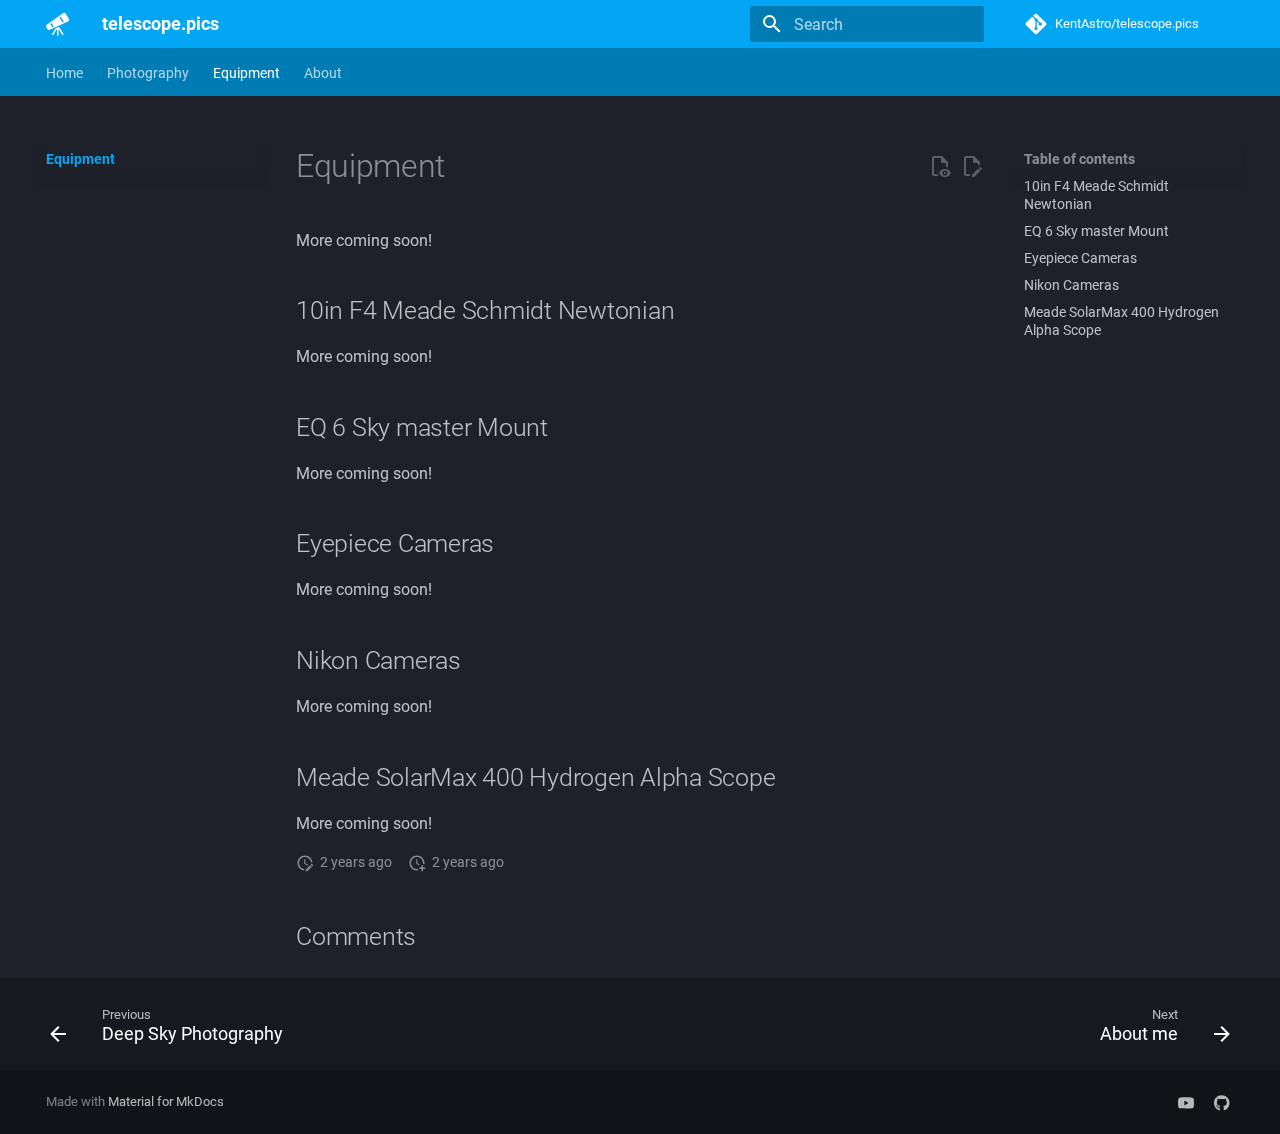
<file: equipment/index.html>
<!doctype html>
<html lang="en" class="no-js">
  <head>
    
      <meta charset="utf-8">
      <meta name="viewport" content="width=device-width,initial-scale=1">
      
      
      
        <link rel="canonical" href="https://telescope.pics/equipment/">
      
      
        <link rel="prev" href="../photography/deep-sky/">
      
      
        <link rel="next" href="../about/">
      
      
      <link rel="icon" href="../img/favicon.svg">
      <meta name="generator" content="mkdocs-1.5.3, mkdocs-material-9.5.6">
    
    
      
        <title>Equipment - telescope.pics</title>
      
    
    
      <link rel="stylesheet" href="../assets/stylesheets/main.50c56a3b.min.css">
      
        
        <link rel="stylesheet" href="../assets/stylesheets/palette.06af60db.min.css">
      
      


    
    
      
    
    
      
        
        
        
        <link rel="stylesheet" href="../assets/external/fonts.googleapis.com/css.49ea35f2.css">
        <style>:root{--md-text-font:"Roboto";--md-code-font:"Roboto Mono"}</style>
      
    
    
      <link rel="stylesheet" href="../css/timeago.css">
    
      <link rel="stylesheet" href="../css/custom.css">
    
    <script>__md_scope=new URL("..",location),__md_hash=e=>[...e].reduce((e,_)=>(e<<5)-e+_.charCodeAt(0),0),__md_get=(e,_=localStorage,t=__md_scope)=>JSON.parse(_.getItem(t.pathname+"."+e)),__md_set=(e,_,t=localStorage,a=__md_scope)=>{try{t.setItem(a.pathname+"."+e,JSON.stringify(_))}catch(e){}}</script>
    
      

    
    
    
   <link href="../assets/stylesheets/glightbox.min.css" rel="stylesheet"/><style>
    html.glightbox-open { overflow: initial; height: 100%; }
    .gslide-title { margin-top: 0px; user-select: text; }
    .gslide-desc { color: #666; user-select: text; }
    .gslide-image img { background: white; }
    .gscrollbar-fixer { padding-right: 15px; }
    .gdesc-inner { font-size: 0.75rem; }
    body[data-md-color-scheme="slate"] .gdesc-inner { background: var(--md-default-bg-color);}
    body[data-md-color-scheme="slate"] .gslide-title { color: var(--md-default-fg-color);}
    body[data-md-color-scheme="slate"] .gslide-desc { color: var(--md-default-fg-color);}</style> <script src="../assets/javascripts/glightbox.min.js"></script></head>
  
  
    
    
    
    
    
    <body dir="ltr" data-md-color-scheme="slate" data-md-color-primary="light-blue" data-md-color-accent="yellow">
  
    
    <input class="md-toggle" data-md-toggle="drawer" type="checkbox" id="__drawer" autocomplete="off">
    <input class="md-toggle" data-md-toggle="search" type="checkbox" id="__search" autocomplete="off">
    <label class="md-overlay" for="__drawer"></label>
    <div data-md-component="skip">
      
        
        <a href="#equipment" class="md-skip">
          Skip to content
        </a>
      
    </div>
    <div data-md-component="announce">
      
    </div>
    
    
      

<header class="md-header" data-md-component="header">
  <nav class="md-header__inner md-grid" aria-label="Header">
    <a href=".." title="telescope.pics" class="md-header__button md-logo" aria-label="telescope.pics" data-md-component="logo">
      
  
  <svg xmlns="http://www.w3.org/2000/svg" viewBox="0 0 24 24"><path d="M17.155 22.87a.75.75 0 0 0 .226-1.036l-4-6.239a.75.75 0 0 0-.941-.277l-2.75 1.25a.75.75 0 0 0-.318.273l-3.25 4.989a.75.75 0 0 0 1.256.819l3.131-4.806.51-.232v5.64a.75.75 0 1 0 1.5 0v-6.22l3.6 5.613a.75.75 0 0 0 1.036.226ZM.408 15.13a2 2 0 0 1 .59-2.642L17.038 1.33a1.999 1.999 0 0 1 2.85.602l2.828 4.644a2 2 0 0 1-.851 2.847l-17.762 8.43a2 2 0 0 1-2.59-.807Zm13.105-9.521 2.857 4.76 1.361-.646-2.984-4.973Zm-7.842 5.455-1.235.86 1.862 3.225 1.36-.645Z"/></svg>

    </a>
    <label class="md-header__button md-icon" for="__drawer">
      
      <svg xmlns="http://www.w3.org/2000/svg" viewBox="0 0 24 24"><path d="M3 6h18v2H3V6m0 5h18v2H3v-2m0 5h18v2H3v-2Z"/></svg>
    </label>
    <div class="md-header__title" data-md-component="header-title">
      <div class="md-header__ellipsis">
        <div class="md-header__topic">
          <span class="md-ellipsis">
            telescope.pics
          </span>
        </div>
        <div class="md-header__topic" data-md-component="header-topic">
          <span class="md-ellipsis">
            
              Equipment
            
          </span>
        </div>
      </div>
    </div>
    
      
    
    
    
    
      <label class="md-header__button md-icon" for="__search">
        
        <svg xmlns="http://www.w3.org/2000/svg" viewBox="0 0 24 24"><path d="M9.5 3A6.5 6.5 0 0 1 16 9.5c0 1.61-.59 3.09-1.56 4.23l.27.27h.79l5 5-1.5 1.5-5-5v-.79l-.27-.27A6.516 6.516 0 0 1 9.5 16 6.5 6.5 0 0 1 3 9.5 6.5 6.5 0 0 1 9.5 3m0 2C7 5 5 7 5 9.5S7 14 9.5 14 14 12 14 9.5 12 5 9.5 5Z"/></svg>
      </label>
      <div class="md-search" data-md-component="search" role="dialog">
  <label class="md-search__overlay" for="__search"></label>
  <div class="md-search__inner" role="search">
    <form class="md-search__form" name="search">
      <input type="text" class="md-search__input" name="query" aria-label="Search" placeholder="Search" autocapitalize="off" autocorrect="off" autocomplete="off" spellcheck="false" data-md-component="search-query" required>
      <label class="md-search__icon md-icon" for="__search">
        
        <svg xmlns="http://www.w3.org/2000/svg" viewBox="0 0 24 24"><path d="M9.5 3A6.5 6.5 0 0 1 16 9.5c0 1.61-.59 3.09-1.56 4.23l.27.27h.79l5 5-1.5 1.5-5-5v-.79l-.27-.27A6.516 6.516 0 0 1 9.5 16 6.5 6.5 0 0 1 3 9.5 6.5 6.5 0 0 1 9.5 3m0 2C7 5 5 7 5 9.5S7 14 9.5 14 14 12 14 9.5 12 5 9.5 5Z"/></svg>
        
        <svg xmlns="http://www.w3.org/2000/svg" viewBox="0 0 24 24"><path d="M20 11v2H8l5.5 5.5-1.42 1.42L4.16 12l7.92-7.92L13.5 5.5 8 11h12Z"/></svg>
      </label>
      <nav class="md-search__options" aria-label="Search">
        
        <button type="reset" class="md-search__icon md-icon" title="Clear" aria-label="Clear" tabindex="-1">
          
          <svg xmlns="http://www.w3.org/2000/svg" viewBox="0 0 24 24"><path d="M19 6.41 17.59 5 12 10.59 6.41 5 5 6.41 10.59 12 5 17.59 6.41 19 12 13.41 17.59 19 19 17.59 13.41 12 19 6.41Z"/></svg>
        </button>
      </nav>
      
    </form>
    <div class="md-search__output">
      <div class="md-search__scrollwrap" data-md-scrollfix>
        <div class="md-search-result" data-md-component="search-result">
          <div class="md-search-result__meta">
            Initializing search
          </div>
          <ol class="md-search-result__list" role="presentation"></ol>
        </div>
      </div>
    </div>
  </div>
</div>
    
    
      <div class="md-header__source">
        <a href="https://github.com/KentAstro/telescope.pics" title="Go to repository" class="md-source" data-md-component="source">
  <div class="md-source__icon md-icon">
    
    <svg xmlns="http://www.w3.org/2000/svg" viewBox="0 0 448 512"><!--! Font Awesome Free 6.5.1 by @fontawesome - https://fontawesome.com License - https://fontawesome.com/license/free (Icons: CC BY 4.0, Fonts: SIL OFL 1.1, Code: MIT License) Copyright 2023 Fonticons, Inc.--><path d="M439.55 236.05 244 40.45a28.87 28.87 0 0 0-40.81 0l-40.66 40.63 51.52 51.52c27.06-9.14 52.68 16.77 43.39 43.68l49.66 49.66c34.23-11.8 61.18 31 35.47 56.69-26.49 26.49-70.21-2.87-56-37.34L240.22 199v121.85c25.3 12.54 22.26 41.85 9.08 55a34.34 34.34 0 0 1-48.55 0c-17.57-17.6-11.07-46.91 11.25-56v-123c-20.8-8.51-24.6-30.74-18.64-45L142.57 101 8.45 235.14a28.86 28.86 0 0 0 0 40.81l195.61 195.6a28.86 28.86 0 0 0 40.8 0l194.69-194.69a28.86 28.86 0 0 0 0-40.81z"/></svg>
  </div>
  <div class="md-source__repository">
    KentAstro/telescope.pics
  </div>
</a>
      </div>
    
  </nav>
  
</header>
    
    <div class="md-container" data-md-component="container">
      
      
        
          
            
<nav class="md-tabs" aria-label="Tabs" data-md-component="tabs">
  <div class="md-grid">
    <ul class="md-tabs__list">
      
        
  
  
  
    <li class="md-tabs__item">
      <a href=".." class="md-tabs__link">
        
  
    
  
  Home

      </a>
    </li>
  

      
        
  
  
  
    
    
      <li class="md-tabs__item">
        <a href="../photography/" class="md-tabs__link">
          
  
    
  
  Photography

        </a>
      </li>
    
  

      
        
  
  
    
  
  
    
    
      <li class="md-tabs__item md-tabs__item--active">
        <a href="./" class="md-tabs__link">
          
  
    
  
  Equipment

        </a>
      </li>
    
  

      
        
  
  
  
    
    
      <li class="md-tabs__item">
        <a href="../about/" class="md-tabs__link">
          
  
    
  
  About

        </a>
      </li>
    
  

      
    </ul>
  </div>
</nav>
          
        
      
      <main class="md-main" data-md-component="main">
        <div class="md-main__inner md-grid">
          
            
              
              <div class="md-sidebar md-sidebar--primary" data-md-component="sidebar" data-md-type="navigation" >
                <div class="md-sidebar__scrollwrap">
                  <div class="md-sidebar__inner">
                    


  


<nav class="md-nav md-nav--primary md-nav--lifted" aria-label="Navigation" data-md-level="0">
  <label class="md-nav__title" for="__drawer">
    <a href=".." title="telescope.pics" class="md-nav__button md-logo" aria-label="telescope.pics" data-md-component="logo">
      
  
  <svg xmlns="http://www.w3.org/2000/svg" viewBox="0 0 24 24"><path d="M17.155 22.87a.75.75 0 0 0 .226-1.036l-4-6.239a.75.75 0 0 0-.941-.277l-2.75 1.25a.75.75 0 0 0-.318.273l-3.25 4.989a.75.75 0 0 0 1.256.819l3.131-4.806.51-.232v5.64a.75.75 0 1 0 1.5 0v-6.22l3.6 5.613a.75.75 0 0 0 1.036.226ZM.408 15.13a2 2 0 0 1 .59-2.642L17.038 1.33a1.999 1.999 0 0 1 2.85.602l2.828 4.644a2 2 0 0 1-.851 2.847l-17.762 8.43a2 2 0 0 1-2.59-.807Zm13.105-9.521 2.857 4.76 1.361-.646-2.984-4.973Zm-7.842 5.455-1.235.86 1.862 3.225 1.36-.645Z"/></svg>

    </a>
    telescope.pics
  </label>
  
    <div class="md-nav__source">
      <a href="https://github.com/KentAstro/telescope.pics" title="Go to repository" class="md-source" data-md-component="source">
  <div class="md-source__icon md-icon">
    
    <svg xmlns="http://www.w3.org/2000/svg" viewBox="0 0 448 512"><!--! Font Awesome Free 6.5.1 by @fontawesome - https://fontawesome.com License - https://fontawesome.com/license/free (Icons: CC BY 4.0, Fonts: SIL OFL 1.1, Code: MIT License) Copyright 2023 Fonticons, Inc.--><path d="M439.55 236.05 244 40.45a28.87 28.87 0 0 0-40.81 0l-40.66 40.63 51.52 51.52c27.06-9.14 52.68 16.77 43.39 43.68l49.66 49.66c34.23-11.8 61.18 31 35.47 56.69-26.49 26.49-70.21-2.87-56-37.34L240.22 199v121.85c25.3 12.54 22.26 41.85 9.08 55a34.34 34.34 0 0 1-48.55 0c-17.57-17.6-11.07-46.91 11.25-56v-123c-20.8-8.51-24.6-30.74-18.64-45L142.57 101 8.45 235.14a28.86 28.86 0 0 0 0 40.81l195.61 195.6a28.86 28.86 0 0 0 40.8 0l194.69-194.69a28.86 28.86 0 0 0 0-40.81z"/></svg>
  </div>
  <div class="md-source__repository">
    KentAstro/telescope.pics
  </div>
</a>
    </div>
  
  <ul class="md-nav__list" data-md-scrollfix>
    
      
      
  
  
  
  
    <li class="md-nav__item">
      <a href=".." class="md-nav__link">
        
  
  <span class="md-ellipsis">
    Home
  </span>
  

      </a>
    </li>
  

    
      
      
  
  
  
  
    
    
      
        
          
        
      
        
      
        
      
        
      
        
      
        
      
        
      
        
      
        
      
    
    
    
    
      
      
    
    <li class="md-nav__item md-nav__item--section md-nav__item--nested">
      
        
        
        
        <input class="md-nav__toggle md-toggle " type="checkbox" id="__nav_2" >
        
          
          
          <div class="md-nav__link md-nav__container">
            <a href="../photography/" class="md-nav__link ">
              
  
  <span class="md-ellipsis">
    Photography
  </span>
  

            </a>
            
              
              <label class="md-nav__link " for="__nav_2" id="__nav_2_label" tabindex="">
                <span class="md-nav__icon md-icon"></span>
              </label>
            
          </div>
        
        <nav class="md-nav" data-md-level="1" aria-labelledby="__nav_2_label" aria-expanded="false">
          <label class="md-nav__title" for="__nav_2">
            <span class="md-nav__icon md-icon"></span>
            Photography
          </label>
          <ul class="md-nav__list" data-md-scrollfix>
            
              
            
              
                
  
  
  
  
    <li class="md-nav__item">
      <a href="../photography/constellationoverlays/" class="md-nav__link">
        
  
  <span class="md-ellipsis">
    Constellation Overlay Photography
  </span>
  

      </a>
    </li>
  

              
            
              
                
  
  
  
  
    <li class="md-nav__item">
      <a href="../photography/solar/" class="md-nav__link">
        
  
  <span class="md-ellipsis">
    Daytime (Solar) Observing
  </span>
  

      </a>
    </li>
  

              
            
              
                
  
  
  
  
    <li class="md-nav__item">
      <a href="../photography/lunar/" class="md-nav__link">
        
  
  <span class="md-ellipsis">
    Lunar Eclipse Photography
  </span>
  

      </a>
    </li>
  

              
            
              
                
  
  
  
  
    <li class="md-nav__item">
      <a href="../photography/innerplanettransits/" class="md-nav__link">
        
  
  <span class="md-ellipsis">
    Mercury and Venus Transits
  </span>
  

      </a>
    </li>
  

              
            
              
                
  
  
  
  
    <li class="md-nav__item">
      <a href="../photography/comet/" class="md-nav__link">
        
  
  <span class="md-ellipsis">
    Comet Photography
  </span>
  

      </a>
    </li>
  

              
            
              
                
  
  
  
  
    <li class="md-nav__item">
      <a href="../photography/planetaryconjunctions/" class="md-nav__link">
        
  
  <span class="md-ellipsis">
    Photographs of Planetary Conjunctions
  </span>
  

      </a>
    </li>
  

              
            
              
                
  
  
  
  
    <li class="md-nav__item">
      <a href="../photography/planetary/" class="md-nav__link">
        
  
  <span class="md-ellipsis">
    Planetary Photography
  </span>
  

      </a>
    </li>
  

              
            
              
                
  
  
  
  
    <li class="md-nav__item">
      <a href="../photography/deep-sky/" class="md-nav__link">
        
  
  <span class="md-ellipsis">
    Deep Sky Photography
  </span>
  

      </a>
    </li>
  

              
            
          </ul>
        </nav>
      
    </li>
  

    
      
      
  
  
    
  
  
  
    
    
      
        
          
        
      
    
    
    
    
      
      
    
    <li class="md-nav__item md-nav__item--active md-nav__item--section md-nav__item--nested">
      
        
        
        
        <input class="md-nav__toggle md-toggle " type="checkbox" id="__nav_3" checked>
        
          
          
          <div class="md-nav__link md-nav__container">
            <a href="./" class="md-nav__link md-nav__link--active">
              
  
  <span class="md-ellipsis">
    Equipment
  </span>
  

            </a>
            
          </div>
        
        <nav class="md-nav" data-md-level="1" aria-labelledby="__nav_3_label" aria-expanded="true">
          <label class="md-nav__title" for="__nav_3">
            <span class="md-nav__icon md-icon"></span>
            Equipment
          </label>
          <ul class="md-nav__list" data-md-scrollfix>
            
              
            
          </ul>
        </nav>
      
    </li>
  

    
      
      
  
  
  
  
    
    
      
        
          
        
      
    
    
    
    
      
      
    
    <li class="md-nav__item md-nav__item--section md-nav__item--nested">
      
        
        
        
        <input class="md-nav__toggle md-toggle " type="checkbox" id="__nav_4" >
        
          
          
          <div class="md-nav__link md-nav__container">
            <a href="../about/" class="md-nav__link ">
              
  
  <span class="md-ellipsis">
    About
  </span>
  

            </a>
            
          </div>
        
        <nav class="md-nav" data-md-level="1" aria-labelledby="__nav_4_label" aria-expanded="false">
          <label class="md-nav__title" for="__nav_4">
            <span class="md-nav__icon md-icon"></span>
            About
          </label>
          <ul class="md-nav__list" data-md-scrollfix>
            
              
            
          </ul>
        </nav>
      
    </li>
  

    
  </ul>
</nav>
                  </div>
                </div>
              </div>
            
            
              
              <div class="md-sidebar md-sidebar--secondary" data-md-component="sidebar" data-md-type="toc" >
                <div class="md-sidebar__scrollwrap">
                  <div class="md-sidebar__inner">
                    

<nav class="md-nav md-nav--secondary" aria-label="Table of contents">
  
  
  
    
  
  
    <label class="md-nav__title" for="__toc">
      <span class="md-nav__icon md-icon"></span>
      Table of contents
    </label>
    <ul class="md-nav__list" data-md-component="toc" data-md-scrollfix>
      
        <li class="md-nav__item">
  <a href="#10in-f4-meade-schmidt-newtonian" class="md-nav__link">
    <span class="md-ellipsis">
      10in F4 Meade Schmidt Newtonian
    </span>
  </a>
  
</li>
      
        <li class="md-nav__item">
  <a href="#eq-6-sky-master-mount" class="md-nav__link">
    <span class="md-ellipsis">
      EQ 6 Sky master Mount
    </span>
  </a>
  
</li>
      
        <li class="md-nav__item">
  <a href="#eyepiece-cameras" class="md-nav__link">
    <span class="md-ellipsis">
      Eyepiece Cameras
    </span>
  </a>
  
</li>
      
        <li class="md-nav__item">
  <a href="#nikon-cameras" class="md-nav__link">
    <span class="md-ellipsis">
      Nikon Cameras
    </span>
  </a>
  
</li>
      
        <li class="md-nav__item">
  <a href="#meade-solarmax-400-hydrogen-alpha-scope" class="md-nav__link">
    <span class="md-ellipsis">
      Meade SolarMax 400 Hydrogen Alpha Scope
    </span>
  </a>
  
</li>
      
    </ul>
  
</nav>
                  </div>
                </div>
              </div>
            
          
          
            <div class="md-content" data-md-component="content">
              <article class="md-content__inner md-typeset">
                
                  
<!--
  Copyright (c) 2016-2023 Martin Donath <martin.donath@squidfunk.com>

  Permission is hereby granted, free of charge, to any person obtaining a copy
  of this software and associated documentation files (the "Software"), to
  deal in the Software without restriction, including without limitation the
  rights to use, copy, modify, merge, publish, distribute, sublicense, and/or
  sell copies of the Software, and to permit persons to whom the Software is
  furnished to do so, subject to the following conditions:

  The above copyright notice and this permission notice shall be included in
  all copies or substantial portions of the Software.

  THE SOFTWARE IS PROVIDED "AS IS", WITHOUT WARRANTY OF ANY KIND, EXPRESS OR
  IMPLIED, INCLUDING BUT NOT LIMITED TO THE WARRANTIES OF MERCHANTABILITY,
  FITNESS FOR A PARTICULAR PURPOSE AND NON-INFRINGEMENT. IN NO EVENT SHALL THE
  AUTHORS OR COPYRIGHT HOLDERS BE LIABLE FOR ANY CLAIM, DAMAGES OR OTHER
  LIABILITY, WHETHER IN AN ACTION OF CONTRACT, TORT OR OTHERWISE, ARISING
  FROM, OUT OF OR IN CONNECTION WITH THE SOFTWARE OR THE USE OR OTHER DEALINGS
  IN THE SOFTWARE.
-->

<!-- Actions -->


  <!-- Edit button -->
  
    <a href="https://github.com/KentAstro/telescope.pics/edit/main/docs/equipment/index.md" title="Edit this page" class="md-content__button md-icon">
      
      <svg xmlns="http://www.w3.org/2000/svg" viewBox="0 0 24 24"><path d="M10 20H6V4h7v5h5v3.1l2-2V8l-6-6H6c-1.1 0-2 .9-2 2v16c0 1.1.9 2 2 2h4v-2m10.2-7c.1 0 .3.1.4.2l1.3 1.3c.2.2.2.6 0 .8l-1 1-2.1-2.1 1-1c.1-.1.2-.2.4-.2m0 3.9L14.1 23H12v-2.1l6.1-6.1 2.1 2.1Z"/></svg>
    </a>
  

  <!-- View button -->
  
    
      
    
    <a href="https://github.com/KentAstro/telescope.pics/blob/main/docs/equipment/index.md?plain=1" title="View source of this page" class="md-content__button md-icon">
      
      <svg xmlns="http://www.w3.org/2000/svg" viewBox="0 0 24 24"><path d="M17 18c.56 0 1 .44 1 1s-.44 1-1 1-1-.44-1-1 .44-1 1-1m0-3c-2.73 0-5.06 1.66-6 4 .94 2.34 3.27 4 6 4s5.06-1.66 6-4c-.94-2.34-3.27-4-6-4m0 6.5a2.5 2.5 0 0 1-2.5-2.5 2.5 2.5 0 0 1 2.5-2.5 2.5 2.5 0 0 1 2.5 2.5 2.5 2.5 0 0 1-2.5 2.5M9.27 20H6V4h7v5h5v4.07c.7.08 1.36.25 2 .49V8l-6-6H6a2 2 0 0 0-2 2v16a2 2 0 0 0 2 2h4.5a8.15 8.15 0 0 1-1.23-2Z"/></svg>
    </a>
  


<h1 id="equipment">Equipment</h1>
<p>More coming soon!</p>
<h2 id="10in-f4-meade-schmidt-newtonian">10in F4 Meade Schmidt Newtonian</h2>
<p>More coming soon!</p>
<h2 id="eq-6-sky-master-mount">EQ 6 Sky master Mount</h2>
<p>More coming soon!</p>
<h2 id="eyepiece-cameras">Eyepiece Cameras</h2>
<p>More coming soon!</p>
<h2 id="nikon-cameras">Nikon Cameras</h2>
<p>More coming soon!</p>
<h2 id="meade-solarmax-400-hydrogen-alpha-scope">Meade SolarMax 400 Hydrogen Alpha Scope</h2>
<p>More coming soon!</p>







  
    
  
  
    
  


  <aside class="md-source-file">
    
      
  <span class="md-source-file__fact">
    <span class="md-icon" title="Last update">
      <svg xmlns="http://www.w3.org/2000/svg" viewBox="0 0 24 24"><path d="M21 13.1c-.1 0-.3.1-.4.2l-1 1 2.1 2.1 1-1c.2-.2.2-.6 0-.8l-1.3-1.3c-.1-.1-.2-.2-.4-.2m-1.9 1.8-6.1 6V23h2.1l6.1-6.1-2.1-2M12.5 7v5.2l4 2.4-1 1L11 13V7h1.5M11 21.9c-5.1-.5-9-4.8-9-9.9C2 6.5 6.5 2 12 2c5.3 0 9.6 4.1 10 9.3-.3-.1-.6-.2-1-.2s-.7.1-1 .2C19.6 7.2 16.2 4 12 4c-4.4 0-8 3.6-8 8 0 4.1 3.1 7.5 7.1 7.9l-.1.2v1.8Z"/></svg>
    </span>
    <span class="git-revision-date-localized-plugin git-revision-date-localized-plugin-timeago"><span class="timeago" datetime="2024-01-10T00:49:31+00:00" locale="en"></span></span><span class="git-revision-date-localized-plugin git-revision-date-localized-plugin-iso_date">2024-01-10</span>
  </span>

    
    
      
  <span class="md-source-file__fact">
    <span class="md-icon" title="Created">
      <svg xmlns="http://www.w3.org/2000/svg" viewBox="0 0 24 24"><path d="M14.47 15.08 11 13V7h1.5v5.25l3.08 1.83c-.41.28-.79.62-1.11 1m-1.39 4.84c-.36.05-.71.08-1.08.08-4.42 0-8-3.58-8-8s3.58-8 8-8 8 3.58 8 8c0 .37-.03.72-.08 1.08.69.1 1.33.32 1.92.64.1-.56.16-1.13.16-1.72 0-5.5-4.5-10-10-10S2 6.5 2 12s4.47 10 10 10c.59 0 1.16-.06 1.72-.16-.32-.59-.54-1.23-.64-1.92M18 15v3h-3v2h3v3h2v-3h3v-2h-3v-3h-2Z"/></svg>
    </span>
    <span class="git-revision-date-localized-plugin git-revision-date-localized-plugin-timeago"><span class="timeago" datetime="2024-01-10T00:49:31+00:00" locale="en"></span></span><span class="git-revision-date-localized-plugin git-revision-date-localized-plugin-iso_date">2024-01-10</span>
  </span>

    
    
    
  </aside>





  <h2 id="__comments">Comments</h2>
  <!-- Insert generated snippet here -->

  <script>
      var script = document.createElement("script");
      script.setAttribute("src", "https://" + "giscus.app" + "/client.js");
      script.setAttribute("data-repo", "KentAstro/telescope.pics");
      script.setAttribute("data-repo-id", "R_kgDOLC07Ag");
      script.setAttribute("data-category", "Announcements");
      script.setAttribute("data-category-id", "DIC_kwDOLC07As4Cc-EV");
      script.setAttribute("data-mapping", "pathname");
      script.setAttribute("data-strict", "0");
      script.setAttribute("data-reactions-enabled", "1");
      script.setAttribute("data-emit-metadata", "0");
      script.setAttribute("data-theme", "dark_dimmed");
      script.setAttribute("data-lang", "en");
      script.setAttribute("crossorigin", "anonymous");
      script.setAttribute("async", true);
      document.currentScript.insertAdjacentElement("afterend", script);
  </script>

                
              </article>
            </div>
          
          
<script>var target=document.getElementById(location.hash.slice(1));target&&target.name&&(target.checked=target.name.startsWith("__tabbed_"))</script>
        </div>
        
      </main>
      
        <footer class="md-footer">
  
    
      
      <nav class="md-footer__inner md-grid" aria-label="Footer" >
        
          
          <a href="../photography/deep-sky/" class="md-footer__link md-footer__link--prev" aria-label="Previous: Deep Sky Photography">
            <div class="md-footer__button md-icon">
              
              <svg xmlns="http://www.w3.org/2000/svg" viewBox="0 0 24 24"><path d="M20 11v2H8l5.5 5.5-1.42 1.42L4.16 12l7.92-7.92L13.5 5.5 8 11h12Z"/></svg>
            </div>
            <div class="md-footer__title">
              <span class="md-footer__direction">
                Previous
              </span>
              <div class="md-ellipsis">
                Deep Sky Photography
              </div>
            </div>
          </a>
        
        
          
          <a href="../about/" class="md-footer__link md-footer__link--next" aria-label="Next: About me">
            <div class="md-footer__title">
              <span class="md-footer__direction">
                Next
              </span>
              <div class="md-ellipsis">
                About me
              </div>
            </div>
            <div class="md-footer__button md-icon">
              
              <svg xmlns="http://www.w3.org/2000/svg" viewBox="0 0 24 24"><path d="M4 11v2h12l-5.5 5.5 1.42 1.42L19.84 12l-7.92-7.92L10.5 5.5 16 11H4Z"/></svg>
            </div>
          </a>
        
      </nav>
    
  
  <div class="md-footer-meta md-typeset">
    <div class="md-footer-meta__inner md-grid">
      <div class="md-copyright">
  
  
    Made with
    <a href="https://squidfunk.github.io/mkdocs-material/" target="_blank" rel="noopener">
      Material for MkDocs
    </a>
  
</div>
      
        <div class="md-social">
  
    
    
    
    
    <a href="https://www.youtube.com/channel/UCcCOe9JvkxQDhEwkmTEv08A" target="_blank" rel="noopener" title="YouTube Channel" class="md-social__link">
      <svg xmlns="http://www.w3.org/2000/svg" viewBox="0 0 24 24"><path d="M23.498 6.186a3.016 3.016 0 0 0-2.122-2.136C19.505 3.545 12 3.545 12 3.545s-7.505 0-9.377.505A3.017 3.017 0 0 0 .502 6.186C0 8.07 0 12 0 12s0 3.93.502 5.814a3.016 3.016 0 0 0 2.122 2.136c1.871.505 9.376.505 9.376.505s7.505 0 9.377-.505a3.015 3.015 0 0 0 2.122-2.136C24 15.93 24 12 24 12s0-3.93-.502-5.814zM9.545 15.568V8.432L15.818 12l-6.273 3.568z"/></svg>
    </a>
  
    
    
    
    
    <a href="https://github.com/KentAstro" target="_blank" rel="noopener" title="KentAstro on GitHub" class="md-social__link">
      <svg xmlns="http://www.w3.org/2000/svg" viewBox="0 0 496 512"><!--! Font Awesome Free 6.5.1 by @fontawesome - https://fontawesome.com License - https://fontawesome.com/license/free (Icons: CC BY 4.0, Fonts: SIL OFL 1.1, Code: MIT License) Copyright 2023 Fonticons, Inc.--><path d="M165.9 397.4c0 2-2.3 3.6-5.2 3.6-3.3.3-5.6-1.3-5.6-3.6 0-2 2.3-3.6 5.2-3.6 3-.3 5.6 1.3 5.6 3.6zm-31.1-4.5c-.7 2 1.3 4.3 4.3 4.9 2.6 1 5.6 0 6.2-2s-1.3-4.3-4.3-5.2c-2.6-.7-5.5.3-6.2 2.3zm44.2-1.7c-2.9.7-4.9 2.6-4.6 4.9.3 2 2.9 3.3 5.9 2.6 2.9-.7 4.9-2.6 4.6-4.6-.3-1.9-3-3.2-5.9-2.9zM244.8 8C106.1 8 0 113.3 0 252c0 110.9 69.8 205.8 169.5 239.2 12.8 2.3 17.3-5.6 17.3-12.1 0-6.2-.3-40.4-.3-61.4 0 0-70 15-84.7-29.8 0 0-11.4-29.1-27.8-36.6 0 0-22.9-15.7 1.6-15.4 0 0 24.9 2 38.6 25.8 21.9 38.6 58.6 27.5 72.9 20.9 2.3-16 8.8-27.1 16-33.7-55.9-6.2-112.3-14.3-112.3-110.5 0-27.5 7.6-41.3 23.6-58.9-2.6-6.5-11.1-33.3 2.6-67.9 20.9-6.5 69 27 69 27 20-5.6 41.5-8.5 62.8-8.5s42.8 2.9 62.8 8.5c0 0 48.1-33.6 69-27 13.7 34.7 5.2 61.4 2.6 67.9 16 17.7 25.8 31.5 25.8 58.9 0 96.5-58.9 104.2-114.8 110.5 9.2 7.9 17 22.9 17 46.4 0 33.7-.3 75.4-.3 83.6 0 6.5 4.6 14.4 17.3 12.1C428.2 457.8 496 362.9 496 252 496 113.3 383.5 8 244.8 8zM97.2 352.9c-1.3 1-1 3.3.7 5.2 1.6 1.6 3.9 2.3 5.2 1 1.3-1 1-3.3-.7-5.2-1.6-1.6-3.9-2.3-5.2-1zm-10.8-8.1c-.7 1.3.3 2.9 2.3 3.9 1.6 1 3.6.7 4.3-.7.7-1.3-.3-2.9-2.3-3.9-2-.6-3.6-.3-4.3.7zm32.4 35.6c-1.6 1.3-1 4.3 1.3 6.2 2.3 2.3 5.2 2.6 6.5 1 1.3-1.3.7-4.3-1.3-6.2-2.2-2.3-5.2-2.6-6.5-1zm-11.4-14.7c-1.6 1-1.6 3.6 0 5.9 1.6 2.3 4.3 3.3 5.6 2.3 1.6-1.3 1.6-3.9 0-6.2-1.4-2.3-4-3.3-5.6-2z"/></svg>
    </a>
  
</div>
      
    </div>
  </div>
</footer>
      
    </div>
    <div class="md-dialog" data-md-component="dialog">
      <div class="md-dialog__inner md-typeset"></div>
    </div>
    
    
    <script id="__config" type="application/json">{"base": "..", "features": ["content.action.edit", "content.action.view", "content.tooltips", "navigation.footer", "navigation.indexes", "navigation.sections", "navigation.tabs"], "search": "../assets/javascripts/workers/search.b8dbb3d2.min.js", "translations": {"clipboard.copied": "Copied to clipboard", "clipboard.copy": "Copy to clipboard", "search.result.more.one": "1 more on this page", "search.result.more.other": "# more on this page", "search.result.none": "No matching documents", "search.result.one": "1 matching document", "search.result.other": "# matching documents", "search.result.placeholder": "Type to start searching", "search.result.term.missing": "Missing", "select.version": "Select version"}}</script>
    
    
      <script src="../assets/javascripts/bundle.e1c3ead8.min.js"></script>
      
        <script src="../js/timeago.min.js"></script>
      
        <script src="../js/timeago_mkdocs_material.js"></script>
      
    
  <script>document$.subscribe(() => {document.querySelectorAll('.glightbox').forEach(function(element) {
    var imgSrc = element.querySelector('img').src;
    element.setAttribute('href', imgSrc);
});
const lightbox = GLightbox({"touchNavigation": true, "loop": false, "zoomable": true, "draggable": true, "openEffect": "zoom", "closeEffect": "zoom", "slideEffect": "slide"});})</script></body>
</html>
</file>
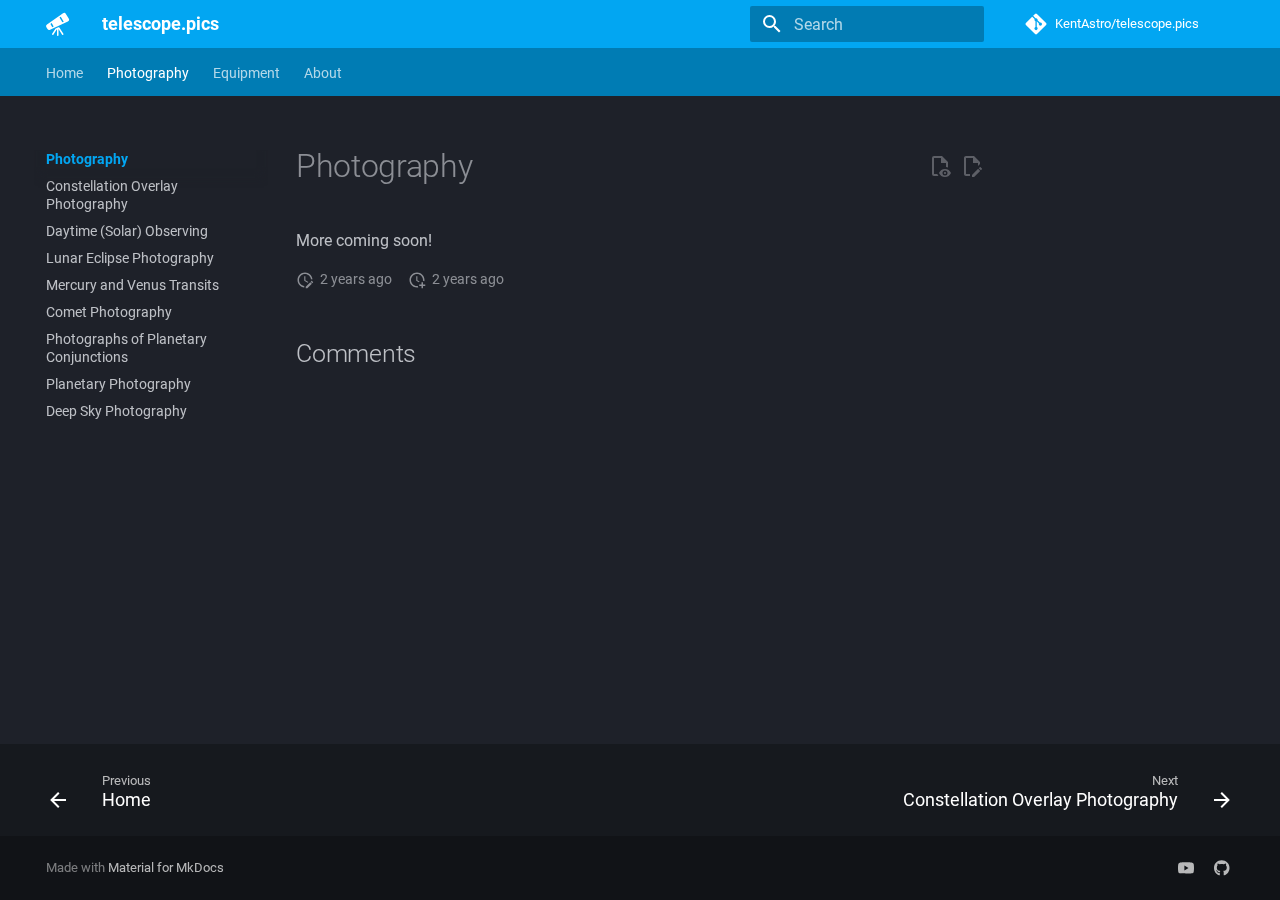
<file: photography/index.html>
<!doctype html>
<html lang="en" class="no-js">
  <head>
    
      <meta charset="utf-8">
      <meta name="viewport" content="width=device-width,initial-scale=1">
      
      
      
        <link rel="canonical" href="https://telescope.pics/photography/">
      
      
        <link rel="prev" href="..">
      
      
        <link rel="next" href="constellationoverlays/">
      
      
      <link rel="icon" href="../img/favicon.svg">
      <meta name="generator" content="mkdocs-1.5.3, mkdocs-material-9.5.6">
    
    
      
        <title>Photography - telescope.pics</title>
      
    
    
      <link rel="stylesheet" href="../assets/stylesheets/main.50c56a3b.min.css">
      
        
        <link rel="stylesheet" href="../assets/stylesheets/palette.06af60db.min.css">
      
      


    
    
      
    
    
      
        
        
        
        <link rel="stylesheet" href="../assets/external/fonts.googleapis.com/css.49ea35f2.css">
        <style>:root{--md-text-font:"Roboto";--md-code-font:"Roboto Mono"}</style>
      
    
    
      <link rel="stylesheet" href="../css/timeago.css">
    
      <link rel="stylesheet" href="../css/custom.css">
    
    <script>__md_scope=new URL("..",location),__md_hash=e=>[...e].reduce((e,_)=>(e<<5)-e+_.charCodeAt(0),0),__md_get=(e,_=localStorage,t=__md_scope)=>JSON.parse(_.getItem(t.pathname+"."+e)),__md_set=(e,_,t=localStorage,a=__md_scope)=>{try{t.setItem(a.pathname+"."+e,JSON.stringify(_))}catch(e){}}</script>
    
      

    
    
    
   <link href="../assets/stylesheets/glightbox.min.css" rel="stylesheet"/><style>
    html.glightbox-open { overflow: initial; height: 100%; }
    .gslide-title { margin-top: 0px; user-select: text; }
    .gslide-desc { color: #666; user-select: text; }
    .gslide-image img { background: white; }
    .gscrollbar-fixer { padding-right: 15px; }
    .gdesc-inner { font-size: 0.75rem; }
    body[data-md-color-scheme="slate"] .gdesc-inner { background: var(--md-default-bg-color);}
    body[data-md-color-scheme="slate"] .gslide-title { color: var(--md-default-fg-color);}
    body[data-md-color-scheme="slate"] .gslide-desc { color: var(--md-default-fg-color);}</style> <script src="../assets/javascripts/glightbox.min.js"></script></head>
  
  
    
    
    
    
    
    <body dir="ltr" data-md-color-scheme="slate" data-md-color-primary="light-blue" data-md-color-accent="yellow">
  
    
    <input class="md-toggle" data-md-toggle="drawer" type="checkbox" id="__drawer" autocomplete="off">
    <input class="md-toggle" data-md-toggle="search" type="checkbox" id="__search" autocomplete="off">
    <label class="md-overlay" for="__drawer"></label>
    <div data-md-component="skip">
      
        
        <a href="#photography" class="md-skip">
          Skip to content
        </a>
      
    </div>
    <div data-md-component="announce">
      
    </div>
    
    
      

<header class="md-header" data-md-component="header">
  <nav class="md-header__inner md-grid" aria-label="Header">
    <a href=".." title="telescope.pics" class="md-header__button md-logo" aria-label="telescope.pics" data-md-component="logo">
      
  
  <svg xmlns="http://www.w3.org/2000/svg" viewBox="0 0 24 24"><path d="M17.155 22.87a.75.75 0 0 0 .226-1.036l-4-6.239a.75.75 0 0 0-.941-.277l-2.75 1.25a.75.75 0 0 0-.318.273l-3.25 4.989a.75.75 0 0 0 1.256.819l3.131-4.806.51-.232v5.64a.75.75 0 1 0 1.5 0v-6.22l3.6 5.613a.75.75 0 0 0 1.036.226ZM.408 15.13a2 2 0 0 1 .59-2.642L17.038 1.33a1.999 1.999 0 0 1 2.85.602l2.828 4.644a2 2 0 0 1-.851 2.847l-17.762 8.43a2 2 0 0 1-2.59-.807Zm13.105-9.521 2.857 4.76 1.361-.646-2.984-4.973Zm-7.842 5.455-1.235.86 1.862 3.225 1.36-.645Z"/></svg>

    </a>
    <label class="md-header__button md-icon" for="__drawer">
      
      <svg xmlns="http://www.w3.org/2000/svg" viewBox="0 0 24 24"><path d="M3 6h18v2H3V6m0 5h18v2H3v-2m0 5h18v2H3v-2Z"/></svg>
    </label>
    <div class="md-header__title" data-md-component="header-title">
      <div class="md-header__ellipsis">
        <div class="md-header__topic">
          <span class="md-ellipsis">
            telescope.pics
          </span>
        </div>
        <div class="md-header__topic" data-md-component="header-topic">
          <span class="md-ellipsis">
            
              Photography
            
          </span>
        </div>
      </div>
    </div>
    
      
    
    
    
    
      <label class="md-header__button md-icon" for="__search">
        
        <svg xmlns="http://www.w3.org/2000/svg" viewBox="0 0 24 24"><path d="M9.5 3A6.5 6.5 0 0 1 16 9.5c0 1.61-.59 3.09-1.56 4.23l.27.27h.79l5 5-1.5 1.5-5-5v-.79l-.27-.27A6.516 6.516 0 0 1 9.5 16 6.5 6.5 0 0 1 3 9.5 6.5 6.5 0 0 1 9.5 3m0 2C7 5 5 7 5 9.5S7 14 9.5 14 14 12 14 9.5 12 5 9.5 5Z"/></svg>
      </label>
      <div class="md-search" data-md-component="search" role="dialog">
  <label class="md-search__overlay" for="__search"></label>
  <div class="md-search__inner" role="search">
    <form class="md-search__form" name="search">
      <input type="text" class="md-search__input" name="query" aria-label="Search" placeholder="Search" autocapitalize="off" autocorrect="off" autocomplete="off" spellcheck="false" data-md-component="search-query" required>
      <label class="md-search__icon md-icon" for="__search">
        
        <svg xmlns="http://www.w3.org/2000/svg" viewBox="0 0 24 24"><path d="M9.5 3A6.5 6.5 0 0 1 16 9.5c0 1.61-.59 3.09-1.56 4.23l.27.27h.79l5 5-1.5 1.5-5-5v-.79l-.27-.27A6.516 6.516 0 0 1 9.5 16 6.5 6.5 0 0 1 3 9.5 6.5 6.5 0 0 1 9.5 3m0 2C7 5 5 7 5 9.5S7 14 9.5 14 14 12 14 9.5 12 5 9.5 5Z"/></svg>
        
        <svg xmlns="http://www.w3.org/2000/svg" viewBox="0 0 24 24"><path d="M20 11v2H8l5.5 5.5-1.42 1.42L4.16 12l7.92-7.92L13.5 5.5 8 11h12Z"/></svg>
      </label>
      <nav class="md-search__options" aria-label="Search">
        
        <button type="reset" class="md-search__icon md-icon" title="Clear" aria-label="Clear" tabindex="-1">
          
          <svg xmlns="http://www.w3.org/2000/svg" viewBox="0 0 24 24"><path d="M19 6.41 17.59 5 12 10.59 6.41 5 5 6.41 10.59 12 5 17.59 6.41 19 12 13.41 17.59 19 19 17.59 13.41 12 19 6.41Z"/></svg>
        </button>
      </nav>
      
    </form>
    <div class="md-search__output">
      <div class="md-search__scrollwrap" data-md-scrollfix>
        <div class="md-search-result" data-md-component="search-result">
          <div class="md-search-result__meta">
            Initializing search
          </div>
          <ol class="md-search-result__list" role="presentation"></ol>
        </div>
      </div>
    </div>
  </div>
</div>
    
    
      <div class="md-header__source">
        <a href="https://github.com/KentAstro/telescope.pics" title="Go to repository" class="md-source" data-md-component="source">
  <div class="md-source__icon md-icon">
    
    <svg xmlns="http://www.w3.org/2000/svg" viewBox="0 0 448 512"><!--! Font Awesome Free 6.5.1 by @fontawesome - https://fontawesome.com License - https://fontawesome.com/license/free (Icons: CC BY 4.0, Fonts: SIL OFL 1.1, Code: MIT License) Copyright 2023 Fonticons, Inc.--><path d="M439.55 236.05 244 40.45a28.87 28.87 0 0 0-40.81 0l-40.66 40.63 51.52 51.52c27.06-9.14 52.68 16.77 43.39 43.68l49.66 49.66c34.23-11.8 61.18 31 35.47 56.69-26.49 26.49-70.21-2.87-56-37.34L240.22 199v121.85c25.3 12.54 22.26 41.85 9.08 55a34.34 34.34 0 0 1-48.55 0c-17.57-17.6-11.07-46.91 11.25-56v-123c-20.8-8.51-24.6-30.74-18.64-45L142.57 101 8.45 235.14a28.86 28.86 0 0 0 0 40.81l195.61 195.6a28.86 28.86 0 0 0 40.8 0l194.69-194.69a28.86 28.86 0 0 0 0-40.81z"/></svg>
  </div>
  <div class="md-source__repository">
    KentAstro/telescope.pics
  </div>
</a>
      </div>
    
  </nav>
  
</header>
    
    <div class="md-container" data-md-component="container">
      
      
        
          
            
<nav class="md-tabs" aria-label="Tabs" data-md-component="tabs">
  <div class="md-grid">
    <ul class="md-tabs__list">
      
        
  
  
  
    <li class="md-tabs__item">
      <a href=".." class="md-tabs__link">
        
  
    
  
  Home

      </a>
    </li>
  

      
        
  
  
    
  
  
    
    
      <li class="md-tabs__item md-tabs__item--active">
        <a href="./" class="md-tabs__link">
          
  
    
  
  Photography

        </a>
      </li>
    
  

      
        
  
  
  
    
    
      <li class="md-tabs__item">
        <a href="../equipment/" class="md-tabs__link">
          
  
    
  
  Equipment

        </a>
      </li>
    
  

      
        
  
  
  
    
    
      <li class="md-tabs__item">
        <a href="../about/" class="md-tabs__link">
          
  
    
  
  About

        </a>
      </li>
    
  

      
    </ul>
  </div>
</nav>
          
        
      
      <main class="md-main" data-md-component="main">
        <div class="md-main__inner md-grid">
          
            
              
              <div class="md-sidebar md-sidebar--primary" data-md-component="sidebar" data-md-type="navigation" >
                <div class="md-sidebar__scrollwrap">
                  <div class="md-sidebar__inner">
                    


  


<nav class="md-nav md-nav--primary md-nav--lifted" aria-label="Navigation" data-md-level="0">
  <label class="md-nav__title" for="__drawer">
    <a href=".." title="telescope.pics" class="md-nav__button md-logo" aria-label="telescope.pics" data-md-component="logo">
      
  
  <svg xmlns="http://www.w3.org/2000/svg" viewBox="0 0 24 24"><path d="M17.155 22.87a.75.75 0 0 0 .226-1.036l-4-6.239a.75.75 0 0 0-.941-.277l-2.75 1.25a.75.75 0 0 0-.318.273l-3.25 4.989a.75.75 0 0 0 1.256.819l3.131-4.806.51-.232v5.64a.75.75 0 1 0 1.5 0v-6.22l3.6 5.613a.75.75 0 0 0 1.036.226ZM.408 15.13a2 2 0 0 1 .59-2.642L17.038 1.33a1.999 1.999 0 0 1 2.85.602l2.828 4.644a2 2 0 0 1-.851 2.847l-17.762 8.43a2 2 0 0 1-2.59-.807Zm13.105-9.521 2.857 4.76 1.361-.646-2.984-4.973Zm-7.842 5.455-1.235.86 1.862 3.225 1.36-.645Z"/></svg>

    </a>
    telescope.pics
  </label>
  
    <div class="md-nav__source">
      <a href="https://github.com/KentAstro/telescope.pics" title="Go to repository" class="md-source" data-md-component="source">
  <div class="md-source__icon md-icon">
    
    <svg xmlns="http://www.w3.org/2000/svg" viewBox="0 0 448 512"><!--! Font Awesome Free 6.5.1 by @fontawesome - https://fontawesome.com License - https://fontawesome.com/license/free (Icons: CC BY 4.0, Fonts: SIL OFL 1.1, Code: MIT License) Copyright 2023 Fonticons, Inc.--><path d="M439.55 236.05 244 40.45a28.87 28.87 0 0 0-40.81 0l-40.66 40.63 51.52 51.52c27.06-9.14 52.68 16.77 43.39 43.68l49.66 49.66c34.23-11.8 61.18 31 35.47 56.69-26.49 26.49-70.21-2.87-56-37.34L240.22 199v121.85c25.3 12.54 22.26 41.85 9.08 55a34.34 34.34 0 0 1-48.55 0c-17.57-17.6-11.07-46.91 11.25-56v-123c-20.8-8.51-24.6-30.74-18.64-45L142.57 101 8.45 235.14a28.86 28.86 0 0 0 0 40.81l195.61 195.6a28.86 28.86 0 0 0 40.8 0l194.69-194.69a28.86 28.86 0 0 0 0-40.81z"/></svg>
  </div>
  <div class="md-source__repository">
    KentAstro/telescope.pics
  </div>
</a>
    </div>
  
  <ul class="md-nav__list" data-md-scrollfix>
    
      
      
  
  
  
  
    <li class="md-nav__item">
      <a href=".." class="md-nav__link">
        
  
  <span class="md-ellipsis">
    Home
  </span>
  

      </a>
    </li>
  

    
      
      
  
  
    
  
  
  
    
    
      
        
          
        
      
        
      
        
      
        
      
        
      
        
      
        
      
        
      
        
      
    
    
    
    
      
      
    
    <li class="md-nav__item md-nav__item--active md-nav__item--section md-nav__item--nested">
      
        
        
        
        <input class="md-nav__toggle md-toggle " type="checkbox" id="__nav_2" checked>
        
          
          
          <div class="md-nav__link md-nav__container">
            <a href="./" class="md-nav__link md-nav__link--active">
              
  
  <span class="md-ellipsis">
    Photography
  </span>
  

            </a>
            
              
              <label class="md-nav__link md-nav__link--active" for="__nav_2" id="__nav_2_label" tabindex="">
                <span class="md-nav__icon md-icon"></span>
              </label>
            
          </div>
        
        <nav class="md-nav" data-md-level="1" aria-labelledby="__nav_2_label" aria-expanded="true">
          <label class="md-nav__title" for="__nav_2">
            <span class="md-nav__icon md-icon"></span>
            Photography
          </label>
          <ul class="md-nav__list" data-md-scrollfix>
            
              
            
              
                
  
  
  
  
    <li class="md-nav__item">
      <a href="constellationoverlays/" class="md-nav__link">
        
  
  <span class="md-ellipsis">
    Constellation Overlay Photography
  </span>
  

      </a>
    </li>
  

              
            
              
                
  
  
  
  
    <li class="md-nav__item">
      <a href="solar/" class="md-nav__link">
        
  
  <span class="md-ellipsis">
    Daytime (Solar) Observing
  </span>
  

      </a>
    </li>
  

              
            
              
                
  
  
  
  
    <li class="md-nav__item">
      <a href="lunar/" class="md-nav__link">
        
  
  <span class="md-ellipsis">
    Lunar Eclipse Photography
  </span>
  

      </a>
    </li>
  

              
            
              
                
  
  
  
  
    <li class="md-nav__item">
      <a href="innerplanettransits/" class="md-nav__link">
        
  
  <span class="md-ellipsis">
    Mercury and Venus Transits
  </span>
  

      </a>
    </li>
  

              
            
              
                
  
  
  
  
    <li class="md-nav__item">
      <a href="comet/" class="md-nav__link">
        
  
  <span class="md-ellipsis">
    Comet Photography
  </span>
  

      </a>
    </li>
  

              
            
              
                
  
  
  
  
    <li class="md-nav__item">
      <a href="planetaryconjunctions/" class="md-nav__link">
        
  
  <span class="md-ellipsis">
    Photographs of Planetary Conjunctions
  </span>
  

      </a>
    </li>
  

              
            
              
                
  
  
  
  
    <li class="md-nav__item">
      <a href="planetary/" class="md-nav__link">
        
  
  <span class="md-ellipsis">
    Planetary Photography
  </span>
  

      </a>
    </li>
  

              
            
              
                
  
  
  
  
    <li class="md-nav__item">
      <a href="deep-sky/" class="md-nav__link">
        
  
  <span class="md-ellipsis">
    Deep Sky Photography
  </span>
  

      </a>
    </li>
  

              
            
          </ul>
        </nav>
      
    </li>
  

    
      
      
  
  
  
  
    
    
      
        
          
        
      
    
    
    
    
      
      
    
    <li class="md-nav__item md-nav__item--section md-nav__item--nested">
      
        
        
        
        <input class="md-nav__toggle md-toggle " type="checkbox" id="__nav_3" >
        
          
          
          <div class="md-nav__link md-nav__container">
            <a href="../equipment/" class="md-nav__link ">
              
  
  <span class="md-ellipsis">
    Equipment
  </span>
  

            </a>
            
          </div>
        
        <nav class="md-nav" data-md-level="1" aria-labelledby="__nav_3_label" aria-expanded="false">
          <label class="md-nav__title" for="__nav_3">
            <span class="md-nav__icon md-icon"></span>
            Equipment
          </label>
          <ul class="md-nav__list" data-md-scrollfix>
            
              
            
          </ul>
        </nav>
      
    </li>
  

    
      
      
  
  
  
  
    
    
      
        
          
        
      
    
    
    
    
      
      
    
    <li class="md-nav__item md-nav__item--section md-nav__item--nested">
      
        
        
        
        <input class="md-nav__toggle md-toggle " type="checkbox" id="__nav_4" >
        
          
          
          <div class="md-nav__link md-nav__container">
            <a href="../about/" class="md-nav__link ">
              
  
  <span class="md-ellipsis">
    About
  </span>
  

            </a>
            
          </div>
        
        <nav class="md-nav" data-md-level="1" aria-labelledby="__nav_4_label" aria-expanded="false">
          <label class="md-nav__title" for="__nav_4">
            <span class="md-nav__icon md-icon"></span>
            About
          </label>
          <ul class="md-nav__list" data-md-scrollfix>
            
              
            
          </ul>
        </nav>
      
    </li>
  

    
  </ul>
</nav>
                  </div>
                </div>
              </div>
            
            
              
              <div class="md-sidebar md-sidebar--secondary" data-md-component="sidebar" data-md-type="toc" >
                <div class="md-sidebar__scrollwrap">
                  <div class="md-sidebar__inner">
                    

<nav class="md-nav md-nav--secondary" aria-label="Table of contents">
  
  
  
    
  
  
</nav>
                  </div>
                </div>
              </div>
            
          
          
            <div class="md-content" data-md-component="content">
              <article class="md-content__inner md-typeset">
                
                  
<!--
  Copyright (c) 2016-2023 Martin Donath <martin.donath@squidfunk.com>

  Permission is hereby granted, free of charge, to any person obtaining a copy
  of this software and associated documentation files (the "Software"), to
  deal in the Software without restriction, including without limitation the
  rights to use, copy, modify, merge, publish, distribute, sublicense, and/or
  sell copies of the Software, and to permit persons to whom the Software is
  furnished to do so, subject to the following conditions:

  The above copyright notice and this permission notice shall be included in
  all copies or substantial portions of the Software.

  THE SOFTWARE IS PROVIDED "AS IS", WITHOUT WARRANTY OF ANY KIND, EXPRESS OR
  IMPLIED, INCLUDING BUT NOT LIMITED TO THE WARRANTIES OF MERCHANTABILITY,
  FITNESS FOR A PARTICULAR PURPOSE AND NON-INFRINGEMENT. IN NO EVENT SHALL THE
  AUTHORS OR COPYRIGHT HOLDERS BE LIABLE FOR ANY CLAIM, DAMAGES OR OTHER
  LIABILITY, WHETHER IN AN ACTION OF CONTRACT, TORT OR OTHERWISE, ARISING
  FROM, OUT OF OR IN CONNECTION WITH THE SOFTWARE OR THE USE OR OTHER DEALINGS
  IN THE SOFTWARE.
-->

<!-- Actions -->


  <!-- Edit button -->
  
    <a href="https://github.com/KentAstro/telescope.pics/edit/main/docs/photography/index.md" title="Edit this page" class="md-content__button md-icon">
      
      <svg xmlns="http://www.w3.org/2000/svg" viewBox="0 0 24 24"><path d="M10 20H6V4h7v5h5v3.1l2-2V8l-6-6H6c-1.1 0-2 .9-2 2v16c0 1.1.9 2 2 2h4v-2m10.2-7c.1 0 .3.1.4.2l1.3 1.3c.2.2.2.6 0 .8l-1 1-2.1-2.1 1-1c.1-.1.2-.2.4-.2m0 3.9L14.1 23H12v-2.1l6.1-6.1 2.1 2.1Z"/></svg>
    </a>
  

  <!-- View button -->
  
    
      
    
    <a href="https://github.com/KentAstro/telescope.pics/blob/main/docs/photography/index.md?plain=1" title="View source of this page" class="md-content__button md-icon">
      
      <svg xmlns="http://www.w3.org/2000/svg" viewBox="0 0 24 24"><path d="M17 18c.56 0 1 .44 1 1s-.44 1-1 1-1-.44-1-1 .44-1 1-1m0-3c-2.73 0-5.06 1.66-6 4 .94 2.34 3.27 4 6 4s5.06-1.66 6-4c-.94-2.34-3.27-4-6-4m0 6.5a2.5 2.5 0 0 1-2.5-2.5 2.5 2.5 0 0 1 2.5-2.5 2.5 2.5 0 0 1 2.5 2.5 2.5 2.5 0 0 1-2.5 2.5M9.27 20H6V4h7v5h5v4.07c.7.08 1.36.25 2 .49V8l-6-6H6a2 2 0 0 0-2 2v16a2 2 0 0 0 2 2h4.5a8.15 8.15 0 0 1-1.23-2Z"/></svg>
    </a>
  


<h1 id="photography">Photography</h1>
<p>More coming soon!</p>







  
    
  
  
    
  


  <aside class="md-source-file">
    
      
  <span class="md-source-file__fact">
    <span class="md-icon" title="Last update">
      <svg xmlns="http://www.w3.org/2000/svg" viewBox="0 0 24 24"><path d="M21 13.1c-.1 0-.3.1-.4.2l-1 1 2.1 2.1 1-1c.2-.2.2-.6 0-.8l-1.3-1.3c-.1-.1-.2-.2-.4-.2m-1.9 1.8-6.1 6V23h2.1l6.1-6.1-2.1-2M12.5 7v5.2l4 2.4-1 1L11 13V7h1.5M11 21.9c-5.1-.5-9-4.8-9-9.9C2 6.5 6.5 2 12 2c5.3 0 9.6 4.1 10 9.3-.3-.1-.6-.2-1-.2s-.7.1-1 .2C19.6 7.2 16.2 4 12 4c-4.4 0-8 3.6-8 8 0 4.1 3.1 7.5 7.1 7.9l-.1.2v1.8Z"/></svg>
    </span>
    <span class="git-revision-date-localized-plugin git-revision-date-localized-plugin-timeago"><span class="timeago" datetime="2024-01-10T00:49:31+00:00" locale="en"></span></span><span class="git-revision-date-localized-plugin git-revision-date-localized-plugin-iso_date">2024-01-10</span>
  </span>

    
    
      
  <span class="md-source-file__fact">
    <span class="md-icon" title="Created">
      <svg xmlns="http://www.w3.org/2000/svg" viewBox="0 0 24 24"><path d="M14.47 15.08 11 13V7h1.5v5.25l3.08 1.83c-.41.28-.79.62-1.11 1m-1.39 4.84c-.36.05-.71.08-1.08.08-4.42 0-8-3.58-8-8s3.58-8 8-8 8 3.58 8 8c0 .37-.03.72-.08 1.08.69.1 1.33.32 1.92.64.1-.56.16-1.13.16-1.72 0-5.5-4.5-10-10-10S2 6.5 2 12s4.47 10 10 10c.59 0 1.16-.06 1.72-.16-.32-.59-.54-1.23-.64-1.92M18 15v3h-3v2h3v3h2v-3h3v-2h-3v-3h-2Z"/></svg>
    </span>
    <span class="git-revision-date-localized-plugin git-revision-date-localized-plugin-timeago"><span class="timeago" datetime="2024-01-10T00:49:31+00:00" locale="en"></span></span><span class="git-revision-date-localized-plugin git-revision-date-localized-plugin-iso_date">2024-01-10</span>
  </span>

    
    
    
  </aside>





  <h2 id="__comments">Comments</h2>
  <!-- Insert generated snippet here -->

  <script>
      var script = document.createElement("script");
      script.setAttribute("src", "https://" + "giscus.app" + "/client.js");
      script.setAttribute("data-repo", "KentAstro/telescope.pics");
      script.setAttribute("data-repo-id", "R_kgDOLC07Ag");
      script.setAttribute("data-category", "Announcements");
      script.setAttribute("data-category-id", "DIC_kwDOLC07As4Cc-EV");
      script.setAttribute("data-mapping", "pathname");
      script.setAttribute("data-strict", "0");
      script.setAttribute("data-reactions-enabled", "1");
      script.setAttribute("data-emit-metadata", "0");
      script.setAttribute("data-theme", "dark_dimmed");
      script.setAttribute("data-lang", "en");
      script.setAttribute("crossorigin", "anonymous");
      script.setAttribute("async", true);
      document.currentScript.insertAdjacentElement("afterend", script);
  </script>

  <!-- Synchronize Giscus theme with palette -->
  <script>
    var giscus = document.querySelector("script[src*=giscus]")

    // Set palette on initial load
    var palette = __md_get("__palette")
    if (palette && typeof palette.color === "object") {
      var theme = palette.color.scheme === "slate"
        ? "transparent_dark"
        : "light"

      // Instruct Giscus to set theme
      giscus.setAttribute("data-theme", theme)
    }

    // Register event handlers after documented loaded
    document.addEventListener("DOMContentLoaded", function() {
      var ref = document.querySelector("[data-md-component=palette]")
      ref.addEventListener("change", function() {
        var palette = __md_get("__palette")
        if (palette && typeof palette.color === "object") {
          var theme = palette.color.scheme === "slate"
            ? "transparent_dark"
            : "light"

          // Instruct Giscus to change theme
          var frame = document.querySelector(".giscus-frame")
          frame.contentWindow.postMessage(
            { giscus: { setConfig: { theme } } },
            "https://giscus.app"
          )
        }
      })
    })
  </script>

                
              </article>
            </div>
          
          
<script>var target=document.getElementById(location.hash.slice(1));target&&target.name&&(target.checked=target.name.startsWith("__tabbed_"))</script>
        </div>
        
      </main>
      
        <footer class="md-footer">
  
    
      
      <nav class="md-footer__inner md-grid" aria-label="Footer" >
        
          
          <a href=".." class="md-footer__link md-footer__link--prev" aria-label="Previous: Home">
            <div class="md-footer__button md-icon">
              
              <svg xmlns="http://www.w3.org/2000/svg" viewBox="0 0 24 24"><path d="M20 11v2H8l5.5 5.5-1.42 1.42L4.16 12l7.92-7.92L13.5 5.5 8 11h12Z"/></svg>
            </div>
            <div class="md-footer__title">
              <span class="md-footer__direction">
                Previous
              </span>
              <div class="md-ellipsis">
                Home
              </div>
            </div>
          </a>
        
        
          
          <a href="constellationoverlays/" class="md-footer__link md-footer__link--next" aria-label="Next: Constellation Overlay Photography">
            <div class="md-footer__title">
              <span class="md-footer__direction">
                Next
              </span>
              <div class="md-ellipsis">
                Constellation Overlay Photography
              </div>
            </div>
            <div class="md-footer__button md-icon">
              
              <svg xmlns="http://www.w3.org/2000/svg" viewBox="0 0 24 24"><path d="M4 11v2h12l-5.5 5.5 1.42 1.42L19.84 12l-7.92-7.92L10.5 5.5 16 11H4Z"/></svg>
            </div>
          </a>
        
      </nav>
    
  
  <div class="md-footer-meta md-typeset">
    <div class="md-footer-meta__inner md-grid">
      <div class="md-copyright">
  
  
    Made with
    <a href="https://squidfunk.github.io/mkdocs-material/" target="_blank" rel="noopener">
      Material for MkDocs
    </a>
  
</div>
      
        <div class="md-social">
  
    
    
    
    
    <a href="https://www.youtube.com/channel/UCcCOe9JvkxQDhEwkmTEv08A" target="_blank" rel="noopener" title="YouTube Channel" class="md-social__link">
      <svg xmlns="http://www.w3.org/2000/svg" viewBox="0 0 24 24"><path d="M23.498 6.186a3.016 3.016 0 0 0-2.122-2.136C19.505 3.545 12 3.545 12 3.545s-7.505 0-9.377.505A3.017 3.017 0 0 0 .502 6.186C0 8.07 0 12 0 12s0 3.93.502 5.814a3.016 3.016 0 0 0 2.122 2.136c1.871.505 9.376.505 9.376.505s7.505 0 9.377-.505a3.015 3.015 0 0 0 2.122-2.136C24 15.93 24 12 24 12s0-3.93-.502-5.814zM9.545 15.568V8.432L15.818 12l-6.273 3.568z"/></svg>
    </a>
  
    
    
    
    
    <a href="https://github.com/KentAstro" target="_blank" rel="noopener" title="KentAstro on GitHub" class="md-social__link">
      <svg xmlns="http://www.w3.org/2000/svg" viewBox="0 0 496 512"><!--! Font Awesome Free 6.5.1 by @fontawesome - https://fontawesome.com License - https://fontawesome.com/license/free (Icons: CC BY 4.0, Fonts: SIL OFL 1.1, Code: MIT License) Copyright 2023 Fonticons, Inc.--><path d="M165.9 397.4c0 2-2.3 3.6-5.2 3.6-3.3.3-5.6-1.3-5.6-3.6 0-2 2.3-3.6 5.2-3.6 3-.3 5.6 1.3 5.6 3.6zm-31.1-4.5c-.7 2 1.3 4.3 4.3 4.9 2.6 1 5.6 0 6.2-2s-1.3-4.3-4.3-5.2c-2.6-.7-5.5.3-6.2 2.3zm44.2-1.7c-2.9.7-4.9 2.6-4.6 4.9.3 2 2.9 3.3 5.9 2.6 2.9-.7 4.9-2.6 4.6-4.6-.3-1.9-3-3.2-5.9-2.9zM244.8 8C106.1 8 0 113.3 0 252c0 110.9 69.8 205.8 169.5 239.2 12.8 2.3 17.3-5.6 17.3-12.1 0-6.2-.3-40.4-.3-61.4 0 0-70 15-84.7-29.8 0 0-11.4-29.1-27.8-36.6 0 0-22.9-15.7 1.6-15.4 0 0 24.9 2 38.6 25.8 21.9 38.6 58.6 27.5 72.9 20.9 2.3-16 8.8-27.1 16-33.7-55.9-6.2-112.3-14.3-112.3-110.5 0-27.5 7.6-41.3 23.6-58.9-2.6-6.5-11.1-33.3 2.6-67.9 20.9-6.5 69 27 69 27 20-5.6 41.5-8.5 62.8-8.5s42.8 2.9 62.8 8.5c0 0 48.1-33.6 69-27 13.7 34.7 5.2 61.4 2.6 67.9 16 17.7 25.8 31.5 25.8 58.9 0 96.5-58.9 104.2-114.8 110.5 9.2 7.9 17 22.9 17 46.4 0 33.7-.3 75.4-.3 83.6 0 6.5 4.6 14.4 17.3 12.1C428.2 457.8 496 362.9 496 252 496 113.3 383.5 8 244.8 8zM97.2 352.9c-1.3 1-1 3.3.7 5.2 1.6 1.6 3.9 2.3 5.2 1 1.3-1 1-3.3-.7-5.2-1.6-1.6-3.9-2.3-5.2-1zm-10.8-8.1c-.7 1.3.3 2.9 2.3 3.9 1.6 1 3.6.7 4.3-.7.7-1.3-.3-2.9-2.3-3.9-2-.6-3.6-.3-4.3.7zm32.4 35.6c-1.6 1.3-1 4.3 1.3 6.2 2.3 2.3 5.2 2.6 6.5 1 1.3-1.3.7-4.3-1.3-6.2-2.2-2.3-5.2-2.6-6.5-1zm-11.4-14.7c-1.6 1-1.6 3.6 0 5.9 1.6 2.3 4.3 3.3 5.6 2.3 1.6-1.3 1.6-3.9 0-6.2-1.4-2.3-4-3.3-5.6-2z"/></svg>
    </a>
  
</div>
      
    </div>
  </div>
</footer>
      
    </div>
    <div class="md-dialog" data-md-component="dialog">
      <div class="md-dialog__inner md-typeset"></div>
    </div>
    
    
    <script id="__config" type="application/json">{"base": "..", "features": ["content.action.edit", "content.action.view", "content.tooltips", "navigation.footer", "navigation.indexes", "navigation.sections", "navigation.tabs"], "search": "../assets/javascripts/workers/search.b8dbb3d2.min.js", "translations": {"clipboard.copied": "Copied to clipboard", "clipboard.copy": "Copy to clipboard", "search.result.more.one": "1 more on this page", "search.result.more.other": "# more on this page", "search.result.none": "No matching documents", "search.result.one": "1 matching document", "search.result.other": "# matching documents", "search.result.placeholder": "Type to start searching", "search.result.term.missing": "Missing", "select.version": "Select version"}}</script>
    
    
      <script src="../assets/javascripts/bundle.e1c3ead8.min.js"></script>
      
        <script src="../js/timeago.min.js"></script>
      
        <script src="../js/timeago_mkdocs_material.js"></script>
      
    
  <script>document$.subscribe(() => {document.querySelectorAll('.glightbox').forEach(function(element) {
    var imgSrc = element.querySelector('img').src;
    element.setAttribute('href', imgSrc);
});
const lightbox = GLightbox({"touchNavigation": true, "loop": false, "zoomable": true, "draggable": true, "openEffect": "zoom", "closeEffect": "zoom", "slideEffect": "slide"});})</script></body>
</html>
</file>
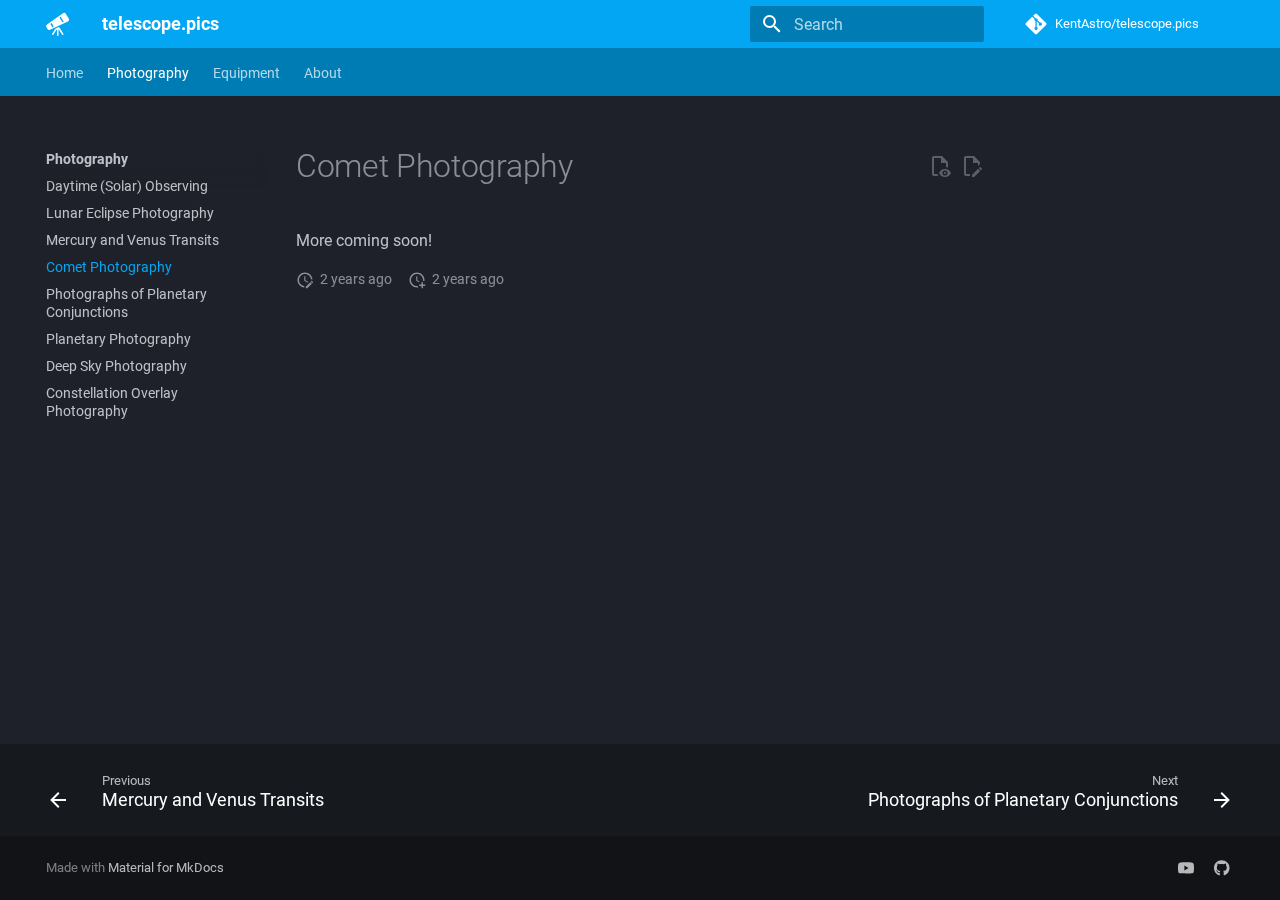
<file: photography/comet/index.html>
<!doctype html>
<html lang="en" class="no-js">
  <head>
    
      <meta charset="utf-8">
      <meta name="viewport" content="width=device-width,initial-scale=1">
      
      
      
        <link rel="canonical" href="https://telescope.pics/photography/comet/">
      
      
        <link rel="prev" href="../innerplanettransits/">
      
      
        <link rel="next" href="../planetaryconjunctions/">
      
      
      <link rel="icon" href="../../img/favicon.svg">
      <meta name="generator" content="mkdocs-1.5.3, mkdocs-material-9.5.6">
    
    
      
        <title>Comet Photography - telescope.pics</title>
      
    
    
      <link rel="stylesheet" href="../../assets/stylesheets/main.50c56a3b.min.css">
      
        
        <link rel="stylesheet" href="../../assets/stylesheets/palette.06af60db.min.css">
      
      


    
    
      
    
    
      
        
        
        
        <link rel="stylesheet" href="../../assets/external/fonts.googleapis.com/css.49ea35f2.css">
        <style>:root{--md-text-font:"Roboto";--md-code-font:"Roboto Mono"}</style>
      
    
    
      <link rel="stylesheet" href="../../css/timeago.css">
    
      <link rel="stylesheet" href="../../css/custom.css">
    
    <script>__md_scope=new URL("../..",location),__md_hash=e=>[...e].reduce((e,_)=>(e<<5)-e+_.charCodeAt(0),0),__md_get=(e,_=localStorage,t=__md_scope)=>JSON.parse(_.getItem(t.pathname+"."+e)),__md_set=(e,_,t=localStorage,a=__md_scope)=>{try{t.setItem(a.pathname+"."+e,JSON.stringify(_))}catch(e){}}</script>
    
      

    
    
    
   <link href="../../assets/stylesheets/glightbox.min.css" rel="stylesheet"/><style>
    html.glightbox-open { overflow: initial; height: 100%; }
    .gslide-title { margin-top: 0px; user-select: text; }
    .gslide-desc { color: #666; user-select: text; }
    .gslide-image img { background: white; }
    .gscrollbar-fixer { padding-right: 15px; }
    .gdesc-inner { font-size: 0.75rem; }
    body[data-md-color-scheme="slate"] .gdesc-inner { background: var(--md-default-bg-color);}
    body[data-md-color-scheme="slate"] .gslide-title { color: var(--md-default-fg-color);}
    body[data-md-color-scheme="slate"] .gslide-desc { color: var(--md-default-fg-color);}</style> <script src="../../assets/javascripts/glightbox.min.js"></script></head>
  
  
    
    
    
    
    
    <body dir="ltr" data-md-color-scheme="slate" data-md-color-primary="light-blue" data-md-color-accent="yellow">
  
    
    <input class="md-toggle" data-md-toggle="drawer" type="checkbox" id="__drawer" autocomplete="off">
    <input class="md-toggle" data-md-toggle="search" type="checkbox" id="__search" autocomplete="off">
    <label class="md-overlay" for="__drawer"></label>
    <div data-md-component="skip">
      
        
        <a href="#comet-photography" class="md-skip">
          Skip to content
        </a>
      
    </div>
    <div data-md-component="announce">
      
    </div>
    
    
      

<header class="md-header" data-md-component="header">
  <nav class="md-header__inner md-grid" aria-label="Header">
    <a href="../.." title="telescope.pics" class="md-header__button md-logo" aria-label="telescope.pics" data-md-component="logo">
      
  
  <svg xmlns="http://www.w3.org/2000/svg" viewBox="0 0 24 24"><path d="M17.155 22.87a.75.75 0 0 0 .226-1.036l-4-6.239a.75.75 0 0 0-.941-.277l-2.75 1.25a.75.75 0 0 0-.318.273l-3.25 4.989a.75.75 0 0 0 1.256.819l3.131-4.806.51-.232v5.64a.75.75 0 1 0 1.5 0v-6.22l3.6 5.613a.75.75 0 0 0 1.036.226ZM.408 15.13a2 2 0 0 1 .59-2.642L17.038 1.33a1.999 1.999 0 0 1 2.85.602l2.828 4.644a2 2 0 0 1-.851 2.847l-17.762 8.43a2 2 0 0 1-2.59-.807Zm13.105-9.521 2.857 4.76 1.361-.646-2.984-4.973Zm-7.842 5.455-1.235.86 1.862 3.225 1.36-.645Z"/></svg>

    </a>
    <label class="md-header__button md-icon" for="__drawer">
      
      <svg xmlns="http://www.w3.org/2000/svg" viewBox="0 0 24 24"><path d="M3 6h18v2H3V6m0 5h18v2H3v-2m0 5h18v2H3v-2Z"/></svg>
    </label>
    <div class="md-header__title" data-md-component="header-title">
      <div class="md-header__ellipsis">
        <div class="md-header__topic">
          <span class="md-ellipsis">
            telescope.pics
          </span>
        </div>
        <div class="md-header__topic" data-md-component="header-topic">
          <span class="md-ellipsis">
            
              Comet Photography
            
          </span>
        </div>
      </div>
    </div>
    
      
    
    
    
    
      <label class="md-header__button md-icon" for="__search">
        
        <svg xmlns="http://www.w3.org/2000/svg" viewBox="0 0 24 24"><path d="M9.5 3A6.5 6.5 0 0 1 16 9.5c0 1.61-.59 3.09-1.56 4.23l.27.27h.79l5 5-1.5 1.5-5-5v-.79l-.27-.27A6.516 6.516 0 0 1 9.5 16 6.5 6.5 0 0 1 3 9.5 6.5 6.5 0 0 1 9.5 3m0 2C7 5 5 7 5 9.5S7 14 9.5 14 14 12 14 9.5 12 5 9.5 5Z"/></svg>
      </label>
      <div class="md-search" data-md-component="search" role="dialog">
  <label class="md-search__overlay" for="__search"></label>
  <div class="md-search__inner" role="search">
    <form class="md-search__form" name="search">
      <input type="text" class="md-search__input" name="query" aria-label="Search" placeholder="Search" autocapitalize="off" autocorrect="off" autocomplete="off" spellcheck="false" data-md-component="search-query" required>
      <label class="md-search__icon md-icon" for="__search">
        
        <svg xmlns="http://www.w3.org/2000/svg" viewBox="0 0 24 24"><path d="M9.5 3A6.5 6.5 0 0 1 16 9.5c0 1.61-.59 3.09-1.56 4.23l.27.27h.79l5 5-1.5 1.5-5-5v-.79l-.27-.27A6.516 6.516 0 0 1 9.5 16 6.5 6.5 0 0 1 3 9.5 6.5 6.5 0 0 1 9.5 3m0 2C7 5 5 7 5 9.5S7 14 9.5 14 14 12 14 9.5 12 5 9.5 5Z"/></svg>
        
        <svg xmlns="http://www.w3.org/2000/svg" viewBox="0 0 24 24"><path d="M20 11v2H8l5.5 5.5-1.42 1.42L4.16 12l7.92-7.92L13.5 5.5 8 11h12Z"/></svg>
      </label>
      <nav class="md-search__options" aria-label="Search">
        
        <button type="reset" class="md-search__icon md-icon" title="Clear" aria-label="Clear" tabindex="-1">
          
          <svg xmlns="http://www.w3.org/2000/svg" viewBox="0 0 24 24"><path d="M19 6.41 17.59 5 12 10.59 6.41 5 5 6.41 10.59 12 5 17.59 6.41 19 12 13.41 17.59 19 19 17.59 13.41 12 19 6.41Z"/></svg>
        </button>
      </nav>
      
    </form>
    <div class="md-search__output">
      <div class="md-search__scrollwrap" data-md-scrollfix>
        <div class="md-search-result" data-md-component="search-result">
          <div class="md-search-result__meta">
            Initializing search
          </div>
          <ol class="md-search-result__list" role="presentation"></ol>
        </div>
      </div>
    </div>
  </div>
</div>
    
    
      <div class="md-header__source">
        <a href="https://github.com/KentAstro/telescope.pics" title="Go to repository" class="md-source" data-md-component="source">
  <div class="md-source__icon md-icon">
    
    <svg xmlns="http://www.w3.org/2000/svg" viewBox="0 0 448 512"><!--! Font Awesome Free 6.5.1 by @fontawesome - https://fontawesome.com License - https://fontawesome.com/license/free (Icons: CC BY 4.0, Fonts: SIL OFL 1.1, Code: MIT License) Copyright 2023 Fonticons, Inc.--><path d="M439.55 236.05 244 40.45a28.87 28.87 0 0 0-40.81 0l-40.66 40.63 51.52 51.52c27.06-9.14 52.68 16.77 43.39 43.68l49.66 49.66c34.23-11.8 61.18 31 35.47 56.69-26.49 26.49-70.21-2.87-56-37.34L240.22 199v121.85c25.3 12.54 22.26 41.85 9.08 55a34.34 34.34 0 0 1-48.55 0c-17.57-17.6-11.07-46.91 11.25-56v-123c-20.8-8.51-24.6-30.74-18.64-45L142.57 101 8.45 235.14a28.86 28.86 0 0 0 0 40.81l195.61 195.6a28.86 28.86 0 0 0 40.8 0l194.69-194.69a28.86 28.86 0 0 0 0-40.81z"/></svg>
  </div>
  <div class="md-source__repository">
    KentAstro/telescope.pics
  </div>
</a>
      </div>
    
  </nav>
  
</header>
    
    <div class="md-container" data-md-component="container">
      
      
        
          
            
<nav class="md-tabs" aria-label="Tabs" data-md-component="tabs">
  <div class="md-grid">
    <ul class="md-tabs__list">
      
        
  
  
  
    <li class="md-tabs__item">
      <a href="../.." class="md-tabs__link">
        
  
    
  
  Home

      </a>
    </li>
  

      
        
  
  
    
  
  
    
    
      <li class="md-tabs__item md-tabs__item--active">
        <a href="../" class="md-tabs__link">
          
  
    
  
  Photography

        </a>
      </li>
    
  

      
        
  
  
  
    
    
      <li class="md-tabs__item">
        <a href="../../equipment/" class="md-tabs__link">
          
  
    
  
  Equipment

        </a>
      </li>
    
  

      
        
  
  
  
    
    
      <li class="md-tabs__item">
        <a href="../../about/" class="md-tabs__link">
          
  
    
  
  About

        </a>
      </li>
    
  

      
    </ul>
  </div>
</nav>
          
        
      
      <main class="md-main" data-md-component="main">
        <div class="md-main__inner md-grid">
          
            
              
              <div class="md-sidebar md-sidebar--primary" data-md-component="sidebar" data-md-type="navigation" >
                <div class="md-sidebar__scrollwrap">
                  <div class="md-sidebar__inner">
                    


  


<nav class="md-nav md-nav--primary md-nav--lifted" aria-label="Navigation" data-md-level="0">
  <label class="md-nav__title" for="__drawer">
    <a href="../.." title="telescope.pics" class="md-nav__button md-logo" aria-label="telescope.pics" data-md-component="logo">
      
  
  <svg xmlns="http://www.w3.org/2000/svg" viewBox="0 0 24 24"><path d="M17.155 22.87a.75.75 0 0 0 .226-1.036l-4-6.239a.75.75 0 0 0-.941-.277l-2.75 1.25a.75.75 0 0 0-.318.273l-3.25 4.989a.75.75 0 0 0 1.256.819l3.131-4.806.51-.232v5.64a.75.75 0 1 0 1.5 0v-6.22l3.6 5.613a.75.75 0 0 0 1.036.226ZM.408 15.13a2 2 0 0 1 .59-2.642L17.038 1.33a1.999 1.999 0 0 1 2.85.602l2.828 4.644a2 2 0 0 1-.851 2.847l-17.762 8.43a2 2 0 0 1-2.59-.807Zm13.105-9.521 2.857 4.76 1.361-.646-2.984-4.973Zm-7.842 5.455-1.235.86 1.862 3.225 1.36-.645Z"/></svg>

    </a>
    telescope.pics
  </label>
  
    <div class="md-nav__source">
      <a href="https://github.com/KentAstro/telescope.pics" title="Go to repository" class="md-source" data-md-component="source">
  <div class="md-source__icon md-icon">
    
    <svg xmlns="http://www.w3.org/2000/svg" viewBox="0 0 448 512"><!--! Font Awesome Free 6.5.1 by @fontawesome - https://fontawesome.com License - https://fontawesome.com/license/free (Icons: CC BY 4.0, Fonts: SIL OFL 1.1, Code: MIT License) Copyright 2023 Fonticons, Inc.--><path d="M439.55 236.05 244 40.45a28.87 28.87 0 0 0-40.81 0l-40.66 40.63 51.52 51.52c27.06-9.14 52.68 16.77 43.39 43.68l49.66 49.66c34.23-11.8 61.18 31 35.47 56.69-26.49 26.49-70.21-2.87-56-37.34L240.22 199v121.85c25.3 12.54 22.26 41.85 9.08 55a34.34 34.34 0 0 1-48.55 0c-17.57-17.6-11.07-46.91 11.25-56v-123c-20.8-8.51-24.6-30.74-18.64-45L142.57 101 8.45 235.14a28.86 28.86 0 0 0 0 40.81l195.61 195.6a28.86 28.86 0 0 0 40.8 0l194.69-194.69a28.86 28.86 0 0 0 0-40.81z"/></svg>
  </div>
  <div class="md-source__repository">
    KentAstro/telescope.pics
  </div>
</a>
    </div>
  
  <ul class="md-nav__list" data-md-scrollfix>
    
      
      
  
  
  
  
    <li class="md-nav__item">
      <a href="../.." class="md-nav__link">
        
  
  <span class="md-ellipsis">
    Home
  </span>
  

      </a>
    </li>
  

    
      
      
  
  
    
  
  
  
    
    
      
        
          
        
      
        
      
        
      
        
      
        
      
        
      
        
      
        
      
        
      
    
    
    
    
      
      
    
    <li class="md-nav__item md-nav__item--active md-nav__item--section md-nav__item--nested">
      
        
        
        
        <input class="md-nav__toggle md-toggle " type="checkbox" id="__nav_2" checked>
        
          
          
          <div class="md-nav__link md-nav__container">
            <a href="../" class="md-nav__link ">
              
  
  <span class="md-ellipsis">
    Photography
  </span>
  

            </a>
            
              
              <label class="md-nav__link " for="__nav_2" id="__nav_2_label" tabindex="">
                <span class="md-nav__icon md-icon"></span>
              </label>
            
          </div>
        
        <nav class="md-nav" data-md-level="1" aria-labelledby="__nav_2_label" aria-expanded="true">
          <label class="md-nav__title" for="__nav_2">
            <span class="md-nav__icon md-icon"></span>
            Photography
          </label>
          <ul class="md-nav__list" data-md-scrollfix>
            
              
            
              
                
  
  
  
  
    <li class="md-nav__item">
      <a href="../solar/" class="md-nav__link">
        
  
  <span class="md-ellipsis">
    Daytime (Solar) Observing
  </span>
  

      </a>
    </li>
  

              
            
              
                
  
  
  
  
    <li class="md-nav__item">
      <a href="../lunar/" class="md-nav__link">
        
  
  <span class="md-ellipsis">
    Lunar Eclipse Photography
  </span>
  

      </a>
    </li>
  

              
            
              
                
  
  
  
  
    <li class="md-nav__item">
      <a href="../innerplanettransits/" class="md-nav__link">
        
  
  <span class="md-ellipsis">
    Mercury and Venus Transits
  </span>
  

      </a>
    </li>
  

              
            
              
                
  
  
    
  
  
  
    <li class="md-nav__item md-nav__item--active">
      
      <input class="md-nav__toggle md-toggle" type="checkbox" id="__toc">
      
      
        
      
      
      <a href="./" class="md-nav__link md-nav__link--active">
        
  
  <span class="md-ellipsis">
    Comet Photography
  </span>
  

      </a>
      
    </li>
  

              
            
              
                
  
  
  
  
    <li class="md-nav__item">
      <a href="../planetaryconjunctions/" class="md-nav__link">
        
  
  <span class="md-ellipsis">
    Photographs of Planetary Conjunctions
  </span>
  

      </a>
    </li>
  

              
            
              
                
  
  
  
  
    <li class="md-nav__item">
      <a href="../planetary/" class="md-nav__link">
        
  
  <span class="md-ellipsis">
    Planetary Photography
  </span>
  

      </a>
    </li>
  

              
            
              
                
  
  
  
  
    <li class="md-nav__item">
      <a href="../deep-sky/" class="md-nav__link">
        
  
  <span class="md-ellipsis">
    Deep Sky Photography
  </span>
  

      </a>
    </li>
  

              
            
              
                
  
  
  
  
    <li class="md-nav__item">
      <a href="../constellationoverlays/" class="md-nav__link">
        
  
  <span class="md-ellipsis">
    Constellation Overlay Photography
  </span>
  

      </a>
    </li>
  

              
            
          </ul>
        </nav>
      
    </li>
  

    
      
      
  
  
  
  
    
    
      
        
          
        
      
    
    
    
    
      
      
    
    <li class="md-nav__item md-nav__item--section md-nav__item--nested">
      
        
        
        
        <input class="md-nav__toggle md-toggle " type="checkbox" id="__nav_3" >
        
          
          
          <div class="md-nav__link md-nav__container">
            <a href="../../equipment/" class="md-nav__link ">
              
  
  <span class="md-ellipsis">
    Equipment
  </span>
  

            </a>
            
          </div>
        
        <nav class="md-nav" data-md-level="1" aria-labelledby="__nav_3_label" aria-expanded="false">
          <label class="md-nav__title" for="__nav_3">
            <span class="md-nav__icon md-icon"></span>
            Equipment
          </label>
          <ul class="md-nav__list" data-md-scrollfix>
            
              
            
          </ul>
        </nav>
      
    </li>
  

    
      
      
  
  
  
  
    
    
      
        
          
        
      
    
    
    
    
      
      
    
    <li class="md-nav__item md-nav__item--section md-nav__item--nested">
      
        
        
        
        <input class="md-nav__toggle md-toggle " type="checkbox" id="__nav_4" >
        
          
          
          <div class="md-nav__link md-nav__container">
            <a href="../../about/" class="md-nav__link ">
              
  
  <span class="md-ellipsis">
    About
  </span>
  

            </a>
            
          </div>
        
        <nav class="md-nav" data-md-level="1" aria-labelledby="__nav_4_label" aria-expanded="false">
          <label class="md-nav__title" for="__nav_4">
            <span class="md-nav__icon md-icon"></span>
            About
          </label>
          <ul class="md-nav__list" data-md-scrollfix>
            
              
            
          </ul>
        </nav>
      
    </li>
  

    
  </ul>
</nav>
                  </div>
                </div>
              </div>
            
            
              
              <div class="md-sidebar md-sidebar--secondary" data-md-component="sidebar" data-md-type="toc" >
                <div class="md-sidebar__scrollwrap">
                  <div class="md-sidebar__inner">
                    

<nav class="md-nav md-nav--secondary" aria-label="Table of contents">
  
  
  
    
  
  
</nav>
                  </div>
                </div>
              </div>
            
          
          
            <div class="md-content" data-md-component="content">
              <article class="md-content__inner md-typeset">
                
                  
<!--
  Copyright (c) 2016-2023 Martin Donath <martin.donath@squidfunk.com>

  Permission is hereby granted, free of charge, to any person obtaining a copy
  of this software and associated documentation files (the "Software"), to
  deal in the Software without restriction, including without limitation the
  rights to use, copy, modify, merge, publish, distribute, sublicense, and/or
  sell copies of the Software, and to permit persons to whom the Software is
  furnished to do so, subject to the following conditions:

  The above copyright notice and this permission notice shall be included in
  all copies or substantial portions of the Software.

  THE SOFTWARE IS PROVIDED "AS IS", WITHOUT WARRANTY OF ANY KIND, EXPRESS OR
  IMPLIED, INCLUDING BUT NOT LIMITED TO THE WARRANTIES OF MERCHANTABILITY,
  FITNESS FOR A PARTICULAR PURPOSE AND NON-INFRINGEMENT. IN NO EVENT SHALL THE
  AUTHORS OR COPYRIGHT HOLDERS BE LIABLE FOR ANY CLAIM, DAMAGES OR OTHER
  LIABILITY, WHETHER IN AN ACTION OF CONTRACT, TORT OR OTHERWISE, ARISING
  FROM, OUT OF OR IN CONNECTION WITH THE SOFTWARE OR THE USE OR OTHER DEALINGS
  IN THE SOFTWARE.
-->

<!-- Actions -->


  <!-- Edit button -->
  
    <a href="https://github.com/KentAstro/telescope.pics/edit/main/docs/photography/comet.md" title="Edit this page" class="md-content__button md-icon">
      
      <svg xmlns="http://www.w3.org/2000/svg" viewBox="0 0 24 24"><path d="M10 20H6V4h7v5h5v3.1l2-2V8l-6-6H6c-1.1 0-2 .9-2 2v16c0 1.1.9 2 2 2h4v-2m10.2-7c.1 0 .3.1.4.2l1.3 1.3c.2.2.2.6 0 .8l-1 1-2.1-2.1 1-1c.1-.1.2-.2.4-.2m0 3.9L14.1 23H12v-2.1l6.1-6.1 2.1 2.1Z"/></svg>
    </a>
  

  <!-- View button -->
  
    
      
    
    <a href="https://github.com/KentAstro/telescope.pics/blob/main/docs/photography/comet.md?plain=1" title="View source of this page" class="md-content__button md-icon">
      
      <svg xmlns="http://www.w3.org/2000/svg" viewBox="0 0 24 24"><path d="M17 18c.56 0 1 .44 1 1s-.44 1-1 1-1-.44-1-1 .44-1 1-1m0-3c-2.73 0-5.06 1.66-6 4 .94 2.34 3.27 4 6 4s5.06-1.66 6-4c-.94-2.34-3.27-4-6-4m0 6.5a2.5 2.5 0 0 1-2.5-2.5 2.5 2.5 0 0 1 2.5-2.5 2.5 2.5 0 0 1 2.5 2.5 2.5 2.5 0 0 1-2.5 2.5M9.27 20H6V4h7v5h5v4.07c.7.08 1.36.25 2 .49V8l-6-6H6a2 2 0 0 0-2 2v16a2 2 0 0 0 2 2h4.5a8.15 8.15 0 0 1-1.23-2Z"/></svg>
    </a>
  


<h1 id="comet-photography">Comet Photography</h1>
<p>More coming soon!</p>







  
    
  
  
    
  


  <aside class="md-source-file">
    
      
  <span class="md-source-file__fact">
    <span class="md-icon" title="Last update">
      <svg xmlns="http://www.w3.org/2000/svg" viewBox="0 0 24 24"><path d="M21 13.1c-.1 0-.3.1-.4.2l-1 1 2.1 2.1 1-1c.2-.2.2-.6 0-.8l-1.3-1.3c-.1-.1-.2-.2-.4-.2m-1.9 1.8-6.1 6V23h2.1l6.1-6.1-2.1-2M12.5 7v5.2l4 2.4-1 1L11 13V7h1.5M11 21.9c-5.1-.5-9-4.8-9-9.9C2 6.5 6.5 2 12 2c5.3 0 9.6 4.1 10 9.3-.3-.1-.6-.2-1-.2s-.7.1-1 .2C19.6 7.2 16.2 4 12 4c-4.4 0-8 3.6-8 8 0 4.1 3.1 7.5 7.1 7.9l-.1.2v1.8Z"/></svg>
    </span>
    <span class="git-revision-date-localized-plugin git-revision-date-localized-plugin-timeago"><span class="timeago" datetime="2024-01-10T00:49:31+00:00" locale="en"></span></span><span class="git-revision-date-localized-plugin git-revision-date-localized-plugin-iso_date">2024-01-10</span>
  </span>

    
    
      
  <span class="md-source-file__fact">
    <span class="md-icon" title="Created">
      <svg xmlns="http://www.w3.org/2000/svg" viewBox="0 0 24 24"><path d="M14.47 15.08 11 13V7h1.5v5.25l3.08 1.83c-.41.28-.79.62-1.11 1m-1.39 4.84c-.36.05-.71.08-1.08.08-4.42 0-8-3.58-8-8s3.58-8 8-8 8 3.58 8 8c0 .37-.03.72-.08 1.08.69.1 1.33.32 1.92.64.1-.56.16-1.13.16-1.72 0-5.5-4.5-10-10-10S2 6.5 2 12s4.47 10 10 10c.59 0 1.16-.06 1.72-.16-.32-.59-.54-1.23-.64-1.92M18 15v3h-3v2h3v3h2v-3h3v-2h-3v-3h-2Z"/></svg>
    </span>
    <span class="git-revision-date-localized-plugin git-revision-date-localized-plugin-timeago"><span class="timeago" datetime="2024-01-10T00:49:31+00:00" locale="en"></span></span><span class="git-revision-date-localized-plugin git-revision-date-localized-plugin-iso_date">2024-01-10</span>
  </span>

    
    
    
  </aside>





                
              </article>
            </div>
          
          
<script>var target=document.getElementById(location.hash.slice(1));target&&target.name&&(target.checked=target.name.startsWith("__tabbed_"))</script>
        </div>
        
      </main>
      
        <footer class="md-footer">
  
    
      
      <nav class="md-footer__inner md-grid" aria-label="Footer" >
        
          
          <a href="../innerplanettransits/" class="md-footer__link md-footer__link--prev" aria-label="Previous: Mercury and Venus Transits">
            <div class="md-footer__button md-icon">
              
              <svg xmlns="http://www.w3.org/2000/svg" viewBox="0 0 24 24"><path d="M20 11v2H8l5.5 5.5-1.42 1.42L4.16 12l7.92-7.92L13.5 5.5 8 11h12Z"/></svg>
            </div>
            <div class="md-footer__title">
              <span class="md-footer__direction">
                Previous
              </span>
              <div class="md-ellipsis">
                Mercury and Venus Transits
              </div>
            </div>
          </a>
        
        
          
          <a href="../planetaryconjunctions/" class="md-footer__link md-footer__link--next" aria-label="Next: Photographs of Planetary Conjunctions">
            <div class="md-footer__title">
              <span class="md-footer__direction">
                Next
              </span>
              <div class="md-ellipsis">
                Photographs of Planetary Conjunctions
              </div>
            </div>
            <div class="md-footer__button md-icon">
              
              <svg xmlns="http://www.w3.org/2000/svg" viewBox="0 0 24 24"><path d="M4 11v2h12l-5.5 5.5 1.42 1.42L19.84 12l-7.92-7.92L10.5 5.5 16 11H4Z"/></svg>
            </div>
          </a>
        
      </nav>
    
  
  <div class="md-footer-meta md-typeset">
    <div class="md-footer-meta__inner md-grid">
      <div class="md-copyright">
  
  
    Made with
    <a href="https://squidfunk.github.io/mkdocs-material/" target="_blank" rel="noopener">
      Material for MkDocs
    </a>
  
</div>
      
        <div class="md-social">
  
    
    
    
    
    <a href="https://www.youtube.com/channel/UCcCOe9JvkxQDhEwkmTEv08A" target="_blank" rel="noopener" title="YouTube Channel" class="md-social__link">
      <svg xmlns="http://www.w3.org/2000/svg" viewBox="0 0 24 24"><path d="M23.498 6.186a3.016 3.016 0 0 0-2.122-2.136C19.505 3.545 12 3.545 12 3.545s-7.505 0-9.377.505A3.017 3.017 0 0 0 .502 6.186C0 8.07 0 12 0 12s0 3.93.502 5.814a3.016 3.016 0 0 0 2.122 2.136c1.871.505 9.376.505 9.376.505s7.505 0 9.377-.505a3.015 3.015 0 0 0 2.122-2.136C24 15.93 24 12 24 12s0-3.93-.502-5.814zM9.545 15.568V8.432L15.818 12l-6.273 3.568z"/></svg>
    </a>
  
    
    
    
    
    <a href="https://github.com/KentAstro" target="_blank" rel="noopener" title="KentAstro on GitHub" class="md-social__link">
      <svg xmlns="http://www.w3.org/2000/svg" viewBox="0 0 496 512"><!--! Font Awesome Free 6.5.1 by @fontawesome - https://fontawesome.com License - https://fontawesome.com/license/free (Icons: CC BY 4.0, Fonts: SIL OFL 1.1, Code: MIT License) Copyright 2023 Fonticons, Inc.--><path d="M165.9 397.4c0 2-2.3 3.6-5.2 3.6-3.3.3-5.6-1.3-5.6-3.6 0-2 2.3-3.6 5.2-3.6 3-.3 5.6 1.3 5.6 3.6zm-31.1-4.5c-.7 2 1.3 4.3 4.3 4.9 2.6 1 5.6 0 6.2-2s-1.3-4.3-4.3-5.2c-2.6-.7-5.5.3-6.2 2.3zm44.2-1.7c-2.9.7-4.9 2.6-4.6 4.9.3 2 2.9 3.3 5.9 2.6 2.9-.7 4.9-2.6 4.6-4.6-.3-1.9-3-3.2-5.9-2.9zM244.8 8C106.1 8 0 113.3 0 252c0 110.9 69.8 205.8 169.5 239.2 12.8 2.3 17.3-5.6 17.3-12.1 0-6.2-.3-40.4-.3-61.4 0 0-70 15-84.7-29.8 0 0-11.4-29.1-27.8-36.6 0 0-22.9-15.7 1.6-15.4 0 0 24.9 2 38.6 25.8 21.9 38.6 58.6 27.5 72.9 20.9 2.3-16 8.8-27.1 16-33.7-55.9-6.2-112.3-14.3-112.3-110.5 0-27.5 7.6-41.3 23.6-58.9-2.6-6.5-11.1-33.3 2.6-67.9 20.9-6.5 69 27 69 27 20-5.6 41.5-8.5 62.8-8.5s42.8 2.9 62.8 8.5c0 0 48.1-33.6 69-27 13.7 34.7 5.2 61.4 2.6 67.9 16 17.7 25.8 31.5 25.8 58.9 0 96.5-58.9 104.2-114.8 110.5 9.2 7.9 17 22.9 17 46.4 0 33.7-.3 75.4-.3 83.6 0 6.5 4.6 14.4 17.3 12.1C428.2 457.8 496 362.9 496 252 496 113.3 383.5 8 244.8 8zM97.2 352.9c-1.3 1-1 3.3.7 5.2 1.6 1.6 3.9 2.3 5.2 1 1.3-1 1-3.3-.7-5.2-1.6-1.6-3.9-2.3-5.2-1zm-10.8-8.1c-.7 1.3.3 2.9 2.3 3.9 1.6 1 3.6.7 4.3-.7.7-1.3-.3-2.9-2.3-3.9-2-.6-3.6-.3-4.3.7zm32.4 35.6c-1.6 1.3-1 4.3 1.3 6.2 2.3 2.3 5.2 2.6 6.5 1 1.3-1.3.7-4.3-1.3-6.2-2.2-2.3-5.2-2.6-6.5-1zm-11.4-14.7c-1.6 1-1.6 3.6 0 5.9 1.6 2.3 4.3 3.3 5.6 2.3 1.6-1.3 1.6-3.9 0-6.2-1.4-2.3-4-3.3-5.6-2z"/></svg>
    </a>
  
</div>
      
    </div>
  </div>
</footer>
      
    </div>
    <div class="md-dialog" data-md-component="dialog">
      <div class="md-dialog__inner md-typeset"></div>
    </div>
    
    
    <script id="__config" type="application/json">{"base": "../..", "features": ["content.action.edit", "content.action.view", "content.tooltips", "navigation.footer", "navigation.indexes", "navigation.sections", "navigation.tabs"], "search": "../../assets/javascripts/workers/search.b8dbb3d2.min.js", "translations": {"clipboard.copied": "Copied to clipboard", "clipboard.copy": "Copy to clipboard", "search.result.more.one": "1 more on this page", "search.result.more.other": "# more on this page", "search.result.none": "No matching documents", "search.result.one": "1 matching document", "search.result.other": "# matching documents", "search.result.placeholder": "Type to start searching", "search.result.term.missing": "Missing", "select.version": "Select version"}}</script>
    
    
      <script src="../../assets/javascripts/bundle.e1c3ead8.min.js"></script>
      
        <script src="../../js/timeago.min.js"></script>
      
        <script src="../../js/timeago_mkdocs_material.js"></script>
      
    
  <script>document$.subscribe(() => {document.querySelectorAll('.glightbox').forEach(function(element) {
    var imgSrc = element.querySelector('img').src;
    element.setAttribute('href', imgSrc);
});
const lightbox = GLightbox({"touchNavigation": true, "loop": false, "zoomable": true, "draggable": true, "openEffect": "zoom", "closeEffect": "zoom", "slideEffect": "slide"});})</script></body>
</html>
</file>
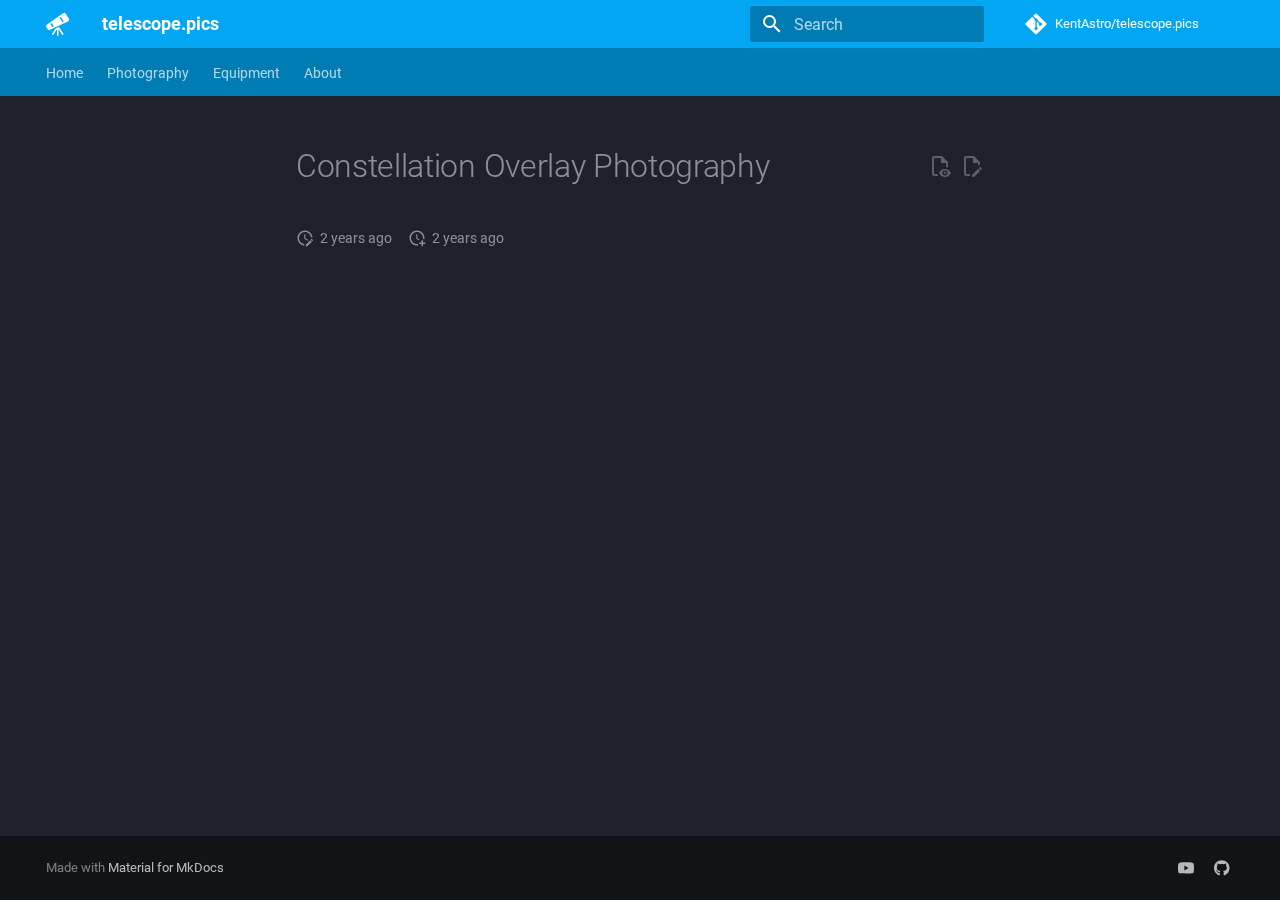
<file: photography/constellationoverlays/index.html>
<!doctype html>
<html lang="en" class="no-js">
  <head>
    
      <meta charset="utf-8">
      <meta name="viewport" content="width=device-width,initial-scale=1">
      
      
      
        <link rel="canonical" href="https://telescope.pics/photography/constellationoverlays/">
      
      
      
      
      <link rel="icon" href="../../img/favicon.svg">
      <meta name="generator" content="mkdocs-1.5.3, mkdocs-material-9.5.6">
    
    
      
        <title>Constellation Overlay Photography - telescope.pics</title>
      
    
    
      <link rel="stylesheet" href="../../assets/stylesheets/main.50c56a3b.min.css">
      
        
        <link rel="stylesheet" href="../../assets/stylesheets/palette.06af60db.min.css">
      
      


    
    
      
    
    
      
        
        
        
        <link rel="stylesheet" href="../../assets/external/fonts.googleapis.com/css.49ea35f2.css">
        <style>:root{--md-text-font:"Roboto";--md-code-font:"Roboto Mono"}</style>
      
    
    
      <link rel="stylesheet" href="../../css/timeago.css">
    
      <link rel="stylesheet" href="../../css/custom.css">
    
    <script>__md_scope=new URL("../..",location),__md_hash=e=>[...e].reduce((e,_)=>(e<<5)-e+_.charCodeAt(0),0),__md_get=(e,_=localStorage,t=__md_scope)=>JSON.parse(_.getItem(t.pathname+"."+e)),__md_set=(e,_,t=localStorage,a=__md_scope)=>{try{t.setItem(a.pathname+"."+e,JSON.stringify(_))}catch(e){}}</script>
    
      

    
    
    
   <link href="../../assets/stylesheets/glightbox.min.css" rel="stylesheet"/><style>
    html.glightbox-open { overflow: initial; height: 100%; }
    .gslide-title { margin-top: 0px; user-select: text; }
    .gslide-desc { color: #666; user-select: text; }
    .gslide-image img { background: white; }
    .gscrollbar-fixer { padding-right: 15px; }
    .gdesc-inner { font-size: 0.75rem; }
    body[data-md-color-scheme="slate"] .gdesc-inner { background: var(--md-default-bg-color);}
    body[data-md-color-scheme="slate"] .gslide-title { color: var(--md-default-fg-color);}
    body[data-md-color-scheme="slate"] .gslide-desc { color: var(--md-default-fg-color);}</style> <script src="../../assets/javascripts/glightbox.min.js"></script></head>
  
  
    
    
    
    
    
    <body dir="ltr" data-md-color-scheme="slate" data-md-color-primary="light-blue" data-md-color-accent="yellow">
  
    
    <input class="md-toggle" data-md-toggle="drawer" type="checkbox" id="__drawer" autocomplete="off">
    <input class="md-toggle" data-md-toggle="search" type="checkbox" id="__search" autocomplete="off">
    <label class="md-overlay" for="__drawer"></label>
    <div data-md-component="skip">
      
        
        <a href="#constellation-overlay-photography" class="md-skip">
          Skip to content
        </a>
      
    </div>
    <div data-md-component="announce">
      
    </div>
    
    
      

<header class="md-header" data-md-component="header">
  <nav class="md-header__inner md-grid" aria-label="Header">
    <a href="../.." title="telescope.pics" class="md-header__button md-logo" aria-label="telescope.pics" data-md-component="logo">
      
  
  <svg xmlns="http://www.w3.org/2000/svg" viewBox="0 0 24 24"><path d="M17.155 22.87a.75.75 0 0 0 .226-1.036l-4-6.239a.75.75 0 0 0-.941-.277l-2.75 1.25a.75.75 0 0 0-.318.273l-3.25 4.989a.75.75 0 0 0 1.256.819l3.131-4.806.51-.232v5.64a.75.75 0 1 0 1.5 0v-6.22l3.6 5.613a.75.75 0 0 0 1.036.226ZM.408 15.13a2 2 0 0 1 .59-2.642L17.038 1.33a1.999 1.999 0 0 1 2.85.602l2.828 4.644a2 2 0 0 1-.851 2.847l-17.762 8.43a2 2 0 0 1-2.59-.807Zm13.105-9.521 2.857 4.76 1.361-.646-2.984-4.973Zm-7.842 5.455-1.235.86 1.862 3.225 1.36-.645Z"/></svg>

    </a>
    <label class="md-header__button md-icon" for="__drawer">
      
      <svg xmlns="http://www.w3.org/2000/svg" viewBox="0 0 24 24"><path d="M3 6h18v2H3V6m0 5h18v2H3v-2m0 5h18v2H3v-2Z"/></svg>
    </label>
    <div class="md-header__title" data-md-component="header-title">
      <div class="md-header__ellipsis">
        <div class="md-header__topic">
          <span class="md-ellipsis">
            telescope.pics
          </span>
        </div>
        <div class="md-header__topic" data-md-component="header-topic">
          <span class="md-ellipsis">
            
              Constellation Overlay Photography
            
          </span>
        </div>
      </div>
    </div>
    
      
    
    
    
    
      <label class="md-header__button md-icon" for="__search">
        
        <svg xmlns="http://www.w3.org/2000/svg" viewBox="0 0 24 24"><path d="M9.5 3A6.5 6.5 0 0 1 16 9.5c0 1.61-.59 3.09-1.56 4.23l.27.27h.79l5 5-1.5 1.5-5-5v-.79l-.27-.27A6.516 6.516 0 0 1 9.5 16 6.5 6.5 0 0 1 3 9.5 6.5 6.5 0 0 1 9.5 3m0 2C7 5 5 7 5 9.5S7 14 9.5 14 14 12 14 9.5 12 5 9.5 5Z"/></svg>
      </label>
      <div class="md-search" data-md-component="search" role="dialog">
  <label class="md-search__overlay" for="__search"></label>
  <div class="md-search__inner" role="search">
    <form class="md-search__form" name="search">
      <input type="text" class="md-search__input" name="query" aria-label="Search" placeholder="Search" autocapitalize="off" autocorrect="off" autocomplete="off" spellcheck="false" data-md-component="search-query" required>
      <label class="md-search__icon md-icon" for="__search">
        
        <svg xmlns="http://www.w3.org/2000/svg" viewBox="0 0 24 24"><path d="M9.5 3A6.5 6.5 0 0 1 16 9.5c0 1.61-.59 3.09-1.56 4.23l.27.27h.79l5 5-1.5 1.5-5-5v-.79l-.27-.27A6.516 6.516 0 0 1 9.5 16 6.5 6.5 0 0 1 3 9.5 6.5 6.5 0 0 1 9.5 3m0 2C7 5 5 7 5 9.5S7 14 9.5 14 14 12 14 9.5 12 5 9.5 5Z"/></svg>
        
        <svg xmlns="http://www.w3.org/2000/svg" viewBox="0 0 24 24"><path d="M20 11v2H8l5.5 5.5-1.42 1.42L4.16 12l7.92-7.92L13.5 5.5 8 11h12Z"/></svg>
      </label>
      <nav class="md-search__options" aria-label="Search">
        
        <button type="reset" class="md-search__icon md-icon" title="Clear" aria-label="Clear" tabindex="-1">
          
          <svg xmlns="http://www.w3.org/2000/svg" viewBox="0 0 24 24"><path d="M19 6.41 17.59 5 12 10.59 6.41 5 5 6.41 10.59 12 5 17.59 6.41 19 12 13.41 17.59 19 19 17.59 13.41 12 19 6.41Z"/></svg>
        </button>
      </nav>
      
    </form>
    <div class="md-search__output">
      <div class="md-search__scrollwrap" data-md-scrollfix>
        <div class="md-search-result" data-md-component="search-result">
          <div class="md-search-result__meta">
            Initializing search
          </div>
          <ol class="md-search-result__list" role="presentation"></ol>
        </div>
      </div>
    </div>
  </div>
</div>
    
    
      <div class="md-header__source">
        <a href="https://github.com/KentAstro/telescope.pics" title="Go to repository" class="md-source" data-md-component="source">
  <div class="md-source__icon md-icon">
    
    <svg xmlns="http://www.w3.org/2000/svg" viewBox="0 0 448 512"><!--! Font Awesome Free 6.5.1 by @fontawesome - https://fontawesome.com License - https://fontawesome.com/license/free (Icons: CC BY 4.0, Fonts: SIL OFL 1.1, Code: MIT License) Copyright 2023 Fonticons, Inc.--><path d="M439.55 236.05 244 40.45a28.87 28.87 0 0 0-40.81 0l-40.66 40.63 51.52 51.52c27.06-9.14 52.68 16.77 43.39 43.68l49.66 49.66c34.23-11.8 61.18 31 35.47 56.69-26.49 26.49-70.21-2.87-56-37.34L240.22 199v121.85c25.3 12.54 22.26 41.85 9.08 55a34.34 34.34 0 0 1-48.55 0c-17.57-17.6-11.07-46.91 11.25-56v-123c-20.8-8.51-24.6-30.74-18.64-45L142.57 101 8.45 235.14a28.86 28.86 0 0 0 0 40.81l195.61 195.6a28.86 28.86 0 0 0 40.8 0l194.69-194.69a28.86 28.86 0 0 0 0-40.81z"/></svg>
  </div>
  <div class="md-source__repository">
    KentAstro/telescope.pics
  </div>
</a>
      </div>
    
  </nav>
  
</header>
    
    <div class="md-container" data-md-component="container">
      
      
        
          
            
<nav class="md-tabs" aria-label="Tabs" data-md-component="tabs">
  <div class="md-grid">
    <ul class="md-tabs__list">
      
        
  
  
  
    <li class="md-tabs__item">
      <a href="../.." class="md-tabs__link">
        
  
    
  
  Home

      </a>
    </li>
  

      
        
  
  
  
    
    
      <li class="md-tabs__item">
        <a href="../" class="md-tabs__link">
          
  
    
  
  Photography

        </a>
      </li>
    
  

      
        
  
  
  
    
    
      <li class="md-tabs__item">
        <a href="../../equipment/" class="md-tabs__link">
          
  
    
  
  Equipment

        </a>
      </li>
    
  

      
        
  
  
  
    
    
      <li class="md-tabs__item">
        <a href="../../about/" class="md-tabs__link">
          
  
    
  
  About

        </a>
      </li>
    
  

      
    </ul>
  </div>
</nav>
          
        
      
      <main class="md-main" data-md-component="main">
        <div class="md-main__inner md-grid">
          
            
              
              <div class="md-sidebar md-sidebar--primary" data-md-component="sidebar" data-md-type="navigation" >
                <div class="md-sidebar__scrollwrap">
                  <div class="md-sidebar__inner">
                    


  


<nav class="md-nav md-nav--primary md-nav--lifted" aria-label="Navigation" data-md-level="0">
  <label class="md-nav__title" for="__drawer">
    <a href="../.." title="telescope.pics" class="md-nav__button md-logo" aria-label="telescope.pics" data-md-component="logo">
      
  
  <svg xmlns="http://www.w3.org/2000/svg" viewBox="0 0 24 24"><path d="M17.155 22.87a.75.75 0 0 0 .226-1.036l-4-6.239a.75.75 0 0 0-.941-.277l-2.75 1.25a.75.75 0 0 0-.318.273l-3.25 4.989a.75.75 0 0 0 1.256.819l3.131-4.806.51-.232v5.64a.75.75 0 1 0 1.5 0v-6.22l3.6 5.613a.75.75 0 0 0 1.036.226ZM.408 15.13a2 2 0 0 1 .59-2.642L17.038 1.33a1.999 1.999 0 0 1 2.85.602l2.828 4.644a2 2 0 0 1-.851 2.847l-17.762 8.43a2 2 0 0 1-2.59-.807Zm13.105-9.521 2.857 4.76 1.361-.646-2.984-4.973Zm-7.842 5.455-1.235.86 1.862 3.225 1.36-.645Z"/></svg>

    </a>
    telescope.pics
  </label>
  
    <div class="md-nav__source">
      <a href="https://github.com/KentAstro/telescope.pics" title="Go to repository" class="md-source" data-md-component="source">
  <div class="md-source__icon md-icon">
    
    <svg xmlns="http://www.w3.org/2000/svg" viewBox="0 0 448 512"><!--! Font Awesome Free 6.5.1 by @fontawesome - https://fontawesome.com License - https://fontawesome.com/license/free (Icons: CC BY 4.0, Fonts: SIL OFL 1.1, Code: MIT License) Copyright 2023 Fonticons, Inc.--><path d="M439.55 236.05 244 40.45a28.87 28.87 0 0 0-40.81 0l-40.66 40.63 51.52 51.52c27.06-9.14 52.68 16.77 43.39 43.68l49.66 49.66c34.23-11.8 61.18 31 35.47 56.69-26.49 26.49-70.21-2.87-56-37.34L240.22 199v121.85c25.3 12.54 22.26 41.85 9.08 55a34.34 34.34 0 0 1-48.55 0c-17.57-17.6-11.07-46.91 11.25-56v-123c-20.8-8.51-24.6-30.74-18.64-45L142.57 101 8.45 235.14a28.86 28.86 0 0 0 0 40.81l195.61 195.6a28.86 28.86 0 0 0 40.8 0l194.69-194.69a28.86 28.86 0 0 0 0-40.81z"/></svg>
  </div>
  <div class="md-source__repository">
    KentAstro/telescope.pics
  </div>
</a>
    </div>
  
  <ul class="md-nav__list" data-md-scrollfix>
    
      
      
  
  
  
  
    <li class="md-nav__item">
      <a href="../.." class="md-nav__link">
        
  
  <span class="md-ellipsis">
    Home
  </span>
  

      </a>
    </li>
  

    
      
      
  
  
  
  
    
    
      
        
          
        
      
        
      
        
      
        
      
        
      
        
      
        
      
        
      
    
    
    
    
      
      
    
    <li class="md-nav__item md-nav__item--section md-nav__item--nested">
      
        
        
        
        <input class="md-nav__toggle md-toggle " type="checkbox" id="__nav_2" >
        
          
          
          <div class="md-nav__link md-nav__container">
            <a href="../" class="md-nav__link ">
              
  
  <span class="md-ellipsis">
    Photography
  </span>
  

            </a>
            
              
              <label class="md-nav__link " for="__nav_2" id="__nav_2_label" tabindex="">
                <span class="md-nav__icon md-icon"></span>
              </label>
            
          </div>
        
        <nav class="md-nav" data-md-level="1" aria-labelledby="__nav_2_label" aria-expanded="false">
          <label class="md-nav__title" for="__nav_2">
            <span class="md-nav__icon md-icon"></span>
            Photography
          </label>
          <ul class="md-nav__list" data-md-scrollfix>
            
              
            
              
                
  
  
  
  
    <li class="md-nav__item">
      <a href="../solar/" class="md-nav__link">
        
  
  <span class="md-ellipsis">
    Daytime (Solar) Observing
  </span>
  

      </a>
    </li>
  

              
            
              
                
  
  
  
  
    <li class="md-nav__item">
      <a href="../lunar/" class="md-nav__link">
        
  
  <span class="md-ellipsis">
    Lunar Eclipse Photography
  </span>
  

      </a>
    </li>
  

              
            
              
                
  
  
  
  
    <li class="md-nav__item">
      <a href="../innerplanettransits/" class="md-nav__link">
        
  
  <span class="md-ellipsis">
    Mercury and Venus Transits
  </span>
  

      </a>
    </li>
  

              
            
              
                
  
  
  
  
    <li class="md-nav__item">
      <a href="../comet/" class="md-nav__link">
        
  
  <span class="md-ellipsis">
    Comet Photography
  </span>
  

      </a>
    </li>
  

              
            
              
                
  
  
  
  
    <li class="md-nav__item">
      <a href="../planetaryconjunctions/" class="md-nav__link">
        
  
  <span class="md-ellipsis">
    Photographs of Planetary Conjunctions
  </span>
  

      </a>
    </li>
  

              
            
              
                
  
  
  
  
    <li class="md-nav__item">
      <a href="../planetary/" class="md-nav__link">
        
  
  <span class="md-ellipsis">
    Planetary Photography
  </span>
  

      </a>
    </li>
  

              
            
              
                
  
  
  
  
    <li class="md-nav__item">
      <a href="../deep-sky/" class="md-nav__link">
        
  
  <span class="md-ellipsis">
    Deep Sky Photography
  </span>
  

      </a>
    </li>
  

              
            
          </ul>
        </nav>
      
    </li>
  

    
      
      
  
  
  
  
    
    
      
        
          
        
      
    
    
    
    
      
      
    
    <li class="md-nav__item md-nav__item--section md-nav__item--nested">
      
        
        
        
        <input class="md-nav__toggle md-toggle " type="checkbox" id="__nav_3" >
        
          
          
          <div class="md-nav__link md-nav__container">
            <a href="../../equipment/" class="md-nav__link ">
              
  
  <span class="md-ellipsis">
    Equipment
  </span>
  

            </a>
            
          </div>
        
        <nav class="md-nav" data-md-level="1" aria-labelledby="__nav_3_label" aria-expanded="false">
          <label class="md-nav__title" for="__nav_3">
            <span class="md-nav__icon md-icon"></span>
            Equipment
          </label>
          <ul class="md-nav__list" data-md-scrollfix>
            
              
            
          </ul>
        </nav>
      
    </li>
  

    
      
      
  
  
  
  
    
    
      
        
          
        
      
    
    
    
    
      
      
    
    <li class="md-nav__item md-nav__item--section md-nav__item--nested">
      
        
        
        
        <input class="md-nav__toggle md-toggle " type="checkbox" id="__nav_4" >
        
          
          
          <div class="md-nav__link md-nav__container">
            <a href="../../about/" class="md-nav__link ">
              
  
  <span class="md-ellipsis">
    About
  </span>
  

            </a>
            
          </div>
        
        <nav class="md-nav" data-md-level="1" aria-labelledby="__nav_4_label" aria-expanded="false">
          <label class="md-nav__title" for="__nav_4">
            <span class="md-nav__icon md-icon"></span>
            About
          </label>
          <ul class="md-nav__list" data-md-scrollfix>
            
              
            
          </ul>
        </nav>
      
    </li>
  

    
  </ul>
</nav>
                  </div>
                </div>
              </div>
            
            
              
              <div class="md-sidebar md-sidebar--secondary" data-md-component="sidebar" data-md-type="toc" >
                <div class="md-sidebar__scrollwrap">
                  <div class="md-sidebar__inner">
                    

<nav class="md-nav md-nav--secondary" aria-label="Table of contents">
  
  
  
    
  
  
</nav>
                  </div>
                </div>
              </div>
            
          
          
            <div class="md-content" data-md-component="content">
              <article class="md-content__inner md-typeset">
                
                  
<!--
  Copyright (c) 2016-2023 Martin Donath <martin.donath@squidfunk.com>

  Permission is hereby granted, free of charge, to any person obtaining a copy
  of this software and associated documentation files (the "Software"), to
  deal in the Software without restriction, including without limitation the
  rights to use, copy, modify, merge, publish, distribute, sublicense, and/or
  sell copies of the Software, and to permit persons to whom the Software is
  furnished to do so, subject to the following conditions:

  The above copyright notice and this permission notice shall be included in
  all copies or substantial portions of the Software.

  THE SOFTWARE IS PROVIDED "AS IS", WITHOUT WARRANTY OF ANY KIND, EXPRESS OR
  IMPLIED, INCLUDING BUT NOT LIMITED TO THE WARRANTIES OF MERCHANTABILITY,
  FITNESS FOR A PARTICULAR PURPOSE AND NON-INFRINGEMENT. IN NO EVENT SHALL THE
  AUTHORS OR COPYRIGHT HOLDERS BE LIABLE FOR ANY CLAIM, DAMAGES OR OTHER
  LIABILITY, WHETHER IN AN ACTION OF CONTRACT, TORT OR OTHERWISE, ARISING
  FROM, OUT OF OR IN CONNECTION WITH THE SOFTWARE OR THE USE OR OTHER DEALINGS
  IN THE SOFTWARE.
-->

<!-- Actions -->


  <!-- Edit button -->
  
    <a href="https://github.com/KentAstro/telescope.pics/edit/main/docs/photography/constellationoverlays.md" title="Edit this page" class="md-content__button md-icon">
      
      <svg xmlns="http://www.w3.org/2000/svg" viewBox="0 0 24 24"><path d="M10 20H6V4h7v5h5v3.1l2-2V8l-6-6H6c-1.1 0-2 .9-2 2v16c0 1.1.9 2 2 2h4v-2m10.2-7c.1 0 .3.1.4.2l1.3 1.3c.2.2.2.6 0 .8l-1 1-2.1-2.1 1-1c.1-.1.2-.2.4-.2m0 3.9L14.1 23H12v-2.1l6.1-6.1 2.1 2.1Z"/></svg>
    </a>
  

  <!-- View button -->
  
    
      
    
    <a href="https://github.com/KentAstro/telescope.pics/blob/main/docs/photography/constellationoverlays.md?plain=1" title="View source of this page" class="md-content__button md-icon">
      
      <svg xmlns="http://www.w3.org/2000/svg" viewBox="0 0 24 24"><path d="M17 18c.56 0 1 .44 1 1s-.44 1-1 1-1-.44-1-1 .44-1 1-1m0-3c-2.73 0-5.06 1.66-6 4 .94 2.34 3.27 4 6 4s5.06-1.66 6-4c-.94-2.34-3.27-4-6-4m0 6.5a2.5 2.5 0 0 1-2.5-2.5 2.5 2.5 0 0 1 2.5-2.5 2.5 2.5 0 0 1 2.5 2.5 2.5 2.5 0 0 1-2.5 2.5M9.27 20H6V4h7v5h5v4.07c.7.08 1.36.25 2 .49V8l-6-6H6a2 2 0 0 0-2 2v16a2 2 0 0 0 2 2h4.5a8.15 8.15 0 0 1-1.23-2Z"/></svg>
    </a>
  


<h1 id="constellation-overlay-photography">Constellation Overlay Photography</h1>







  
    
  
  
    
  


  <aside class="md-source-file">
    
      
  <span class="md-source-file__fact">
    <span class="md-icon" title="Last update">
      <svg xmlns="http://www.w3.org/2000/svg" viewBox="0 0 24 24"><path d="M21 13.1c-.1 0-.3.1-.4.2l-1 1 2.1 2.1 1-1c.2-.2.2-.6 0-.8l-1.3-1.3c-.1-.1-.2-.2-.4-.2m-1.9 1.8-6.1 6V23h2.1l6.1-6.1-2.1-2M12.5 7v5.2l4 2.4-1 1L11 13V7h1.5M11 21.9c-5.1-.5-9-4.8-9-9.9C2 6.5 6.5 2 12 2c5.3 0 9.6 4.1 10 9.3-.3-.1-.6-.2-1-.2s-.7.1-1 .2C19.6 7.2 16.2 4 12 4c-4.4 0-8 3.6-8 8 0 4.1 3.1 7.5 7.1 7.9l-.1.2v1.8Z"/></svg>
    </span>
    <span class="git-revision-date-localized-plugin git-revision-date-localized-plugin-timeago"><span class="timeago" datetime="2024-02-02T19:28:57+00:00" locale="en"></span></span><span class="git-revision-date-localized-plugin git-revision-date-localized-plugin-iso_date">2024-02-02</span>
  </span>

    
    
      
  <span class="md-source-file__fact">
    <span class="md-icon" title="Created">
      <svg xmlns="http://www.w3.org/2000/svg" viewBox="0 0 24 24"><path d="M14.47 15.08 11 13V7h1.5v5.25l3.08 1.83c-.41.28-.79.62-1.11 1m-1.39 4.84c-.36.05-.71.08-1.08.08-4.42 0-8-3.58-8-8s3.58-8 8-8 8 3.58 8 8c0 .37-.03.72-.08 1.08.69.1 1.33.32 1.92.64.1-.56.16-1.13.16-1.72 0-5.5-4.5-10-10-10S2 6.5 2 12s4.47 10 10 10c.59 0 1.16-.06 1.72-.16-.32-.59-.54-1.23-.64-1.92M18 15v3h-3v2h3v3h2v-3h3v-2h-3v-3h-2Z"/></svg>
    </span>
    <span class="git-revision-date-localized-plugin git-revision-date-localized-plugin-timeago"><span class="timeago" datetime="2024-02-02T19:18:22+00:00" locale="en"></span></span><span class="git-revision-date-localized-plugin git-revision-date-localized-plugin-iso_date">2024-02-02</span>
  </span>

    
    
    
  </aside>





                
              </article>
            </div>
          
          
<script>var target=document.getElementById(location.hash.slice(1));target&&target.name&&(target.checked=target.name.startsWith("__tabbed_"))</script>
        </div>
        
      </main>
      
        <footer class="md-footer">
  
    
  
  <div class="md-footer-meta md-typeset">
    <div class="md-footer-meta__inner md-grid">
      <div class="md-copyright">
  
  
    Made with
    <a href="https://squidfunk.github.io/mkdocs-material/" target="_blank" rel="noopener">
      Material for MkDocs
    </a>
  
</div>
      
        <div class="md-social">
  
    
    
    
    
    <a href="https://www.youtube.com/channel/UCcCOe9JvkxQDhEwkmTEv08A" target="_blank" rel="noopener" title="YouTube Channel" class="md-social__link">
      <svg xmlns="http://www.w3.org/2000/svg" viewBox="0 0 24 24"><path d="M23.498 6.186a3.016 3.016 0 0 0-2.122-2.136C19.505 3.545 12 3.545 12 3.545s-7.505 0-9.377.505A3.017 3.017 0 0 0 .502 6.186C0 8.07 0 12 0 12s0 3.93.502 5.814a3.016 3.016 0 0 0 2.122 2.136c1.871.505 9.376.505 9.376.505s7.505 0 9.377-.505a3.015 3.015 0 0 0 2.122-2.136C24 15.93 24 12 24 12s0-3.93-.502-5.814zM9.545 15.568V8.432L15.818 12l-6.273 3.568z"/></svg>
    </a>
  
    
    
    
    
    <a href="https://github.com/KentAstro" target="_blank" rel="noopener" title="KentAstro on GitHub" class="md-social__link">
      <svg xmlns="http://www.w3.org/2000/svg" viewBox="0 0 496 512"><!--! Font Awesome Free 6.5.1 by @fontawesome - https://fontawesome.com License - https://fontawesome.com/license/free (Icons: CC BY 4.0, Fonts: SIL OFL 1.1, Code: MIT License) Copyright 2023 Fonticons, Inc.--><path d="M165.9 397.4c0 2-2.3 3.6-5.2 3.6-3.3.3-5.6-1.3-5.6-3.6 0-2 2.3-3.6 5.2-3.6 3-.3 5.6 1.3 5.6 3.6zm-31.1-4.5c-.7 2 1.3 4.3 4.3 4.9 2.6 1 5.6 0 6.2-2s-1.3-4.3-4.3-5.2c-2.6-.7-5.5.3-6.2 2.3zm44.2-1.7c-2.9.7-4.9 2.6-4.6 4.9.3 2 2.9 3.3 5.9 2.6 2.9-.7 4.9-2.6 4.6-4.6-.3-1.9-3-3.2-5.9-2.9zM244.8 8C106.1 8 0 113.3 0 252c0 110.9 69.8 205.8 169.5 239.2 12.8 2.3 17.3-5.6 17.3-12.1 0-6.2-.3-40.4-.3-61.4 0 0-70 15-84.7-29.8 0 0-11.4-29.1-27.8-36.6 0 0-22.9-15.7 1.6-15.4 0 0 24.9 2 38.6 25.8 21.9 38.6 58.6 27.5 72.9 20.9 2.3-16 8.8-27.1 16-33.7-55.9-6.2-112.3-14.3-112.3-110.5 0-27.5 7.6-41.3 23.6-58.9-2.6-6.5-11.1-33.3 2.6-67.9 20.9-6.5 69 27 69 27 20-5.6 41.5-8.5 62.8-8.5s42.8 2.9 62.8 8.5c0 0 48.1-33.6 69-27 13.7 34.7 5.2 61.4 2.6 67.9 16 17.7 25.8 31.5 25.8 58.9 0 96.5-58.9 104.2-114.8 110.5 9.2 7.9 17 22.9 17 46.4 0 33.7-.3 75.4-.3 83.6 0 6.5 4.6 14.4 17.3 12.1C428.2 457.8 496 362.9 496 252 496 113.3 383.5 8 244.8 8zM97.2 352.9c-1.3 1-1 3.3.7 5.2 1.6 1.6 3.9 2.3 5.2 1 1.3-1 1-3.3-.7-5.2-1.6-1.6-3.9-2.3-5.2-1zm-10.8-8.1c-.7 1.3.3 2.9 2.3 3.9 1.6 1 3.6.7 4.3-.7.7-1.3-.3-2.9-2.3-3.9-2-.6-3.6-.3-4.3.7zm32.4 35.6c-1.6 1.3-1 4.3 1.3 6.2 2.3 2.3 5.2 2.6 6.5 1 1.3-1.3.7-4.3-1.3-6.2-2.2-2.3-5.2-2.6-6.5-1zm-11.4-14.7c-1.6 1-1.6 3.6 0 5.9 1.6 2.3 4.3 3.3 5.6 2.3 1.6-1.3 1.6-3.9 0-6.2-1.4-2.3-4-3.3-5.6-2z"/></svg>
    </a>
  
</div>
      
    </div>
  </div>
</footer>
      
    </div>
    <div class="md-dialog" data-md-component="dialog">
      <div class="md-dialog__inner md-typeset"></div>
    </div>
    
    
    <script id="__config" type="application/json">{"base": "../..", "features": ["content.action.edit", "content.action.view", "content.tooltips", "navigation.footer", "navigation.indexes", "navigation.sections", "navigation.tabs"], "search": "../../assets/javascripts/workers/search.b8dbb3d2.min.js", "translations": {"clipboard.copied": "Copied to clipboard", "clipboard.copy": "Copy to clipboard", "search.result.more.one": "1 more on this page", "search.result.more.other": "# more on this page", "search.result.none": "No matching documents", "search.result.one": "1 matching document", "search.result.other": "# matching documents", "search.result.placeholder": "Type to start searching", "search.result.term.missing": "Missing", "select.version": "Select version"}}</script>
    
    
      <script src="../../assets/javascripts/bundle.e1c3ead8.min.js"></script>
      
        <script src="../../js/timeago.min.js"></script>
      
        <script src="../../js/timeago_mkdocs_material.js"></script>
      
    
  <script>document$.subscribe(() => {document.querySelectorAll('.glightbox').forEach(function(element) {
    var imgSrc = element.querySelector('img').src;
    element.setAttribute('href', imgSrc);
});
const lightbox = GLightbox({"touchNavigation": true, "loop": false, "zoomable": true, "draggable": true, "openEffect": "zoom", "closeEffect": "zoom", "slideEffect": "slide"});})</script></body>
</html>
</file>
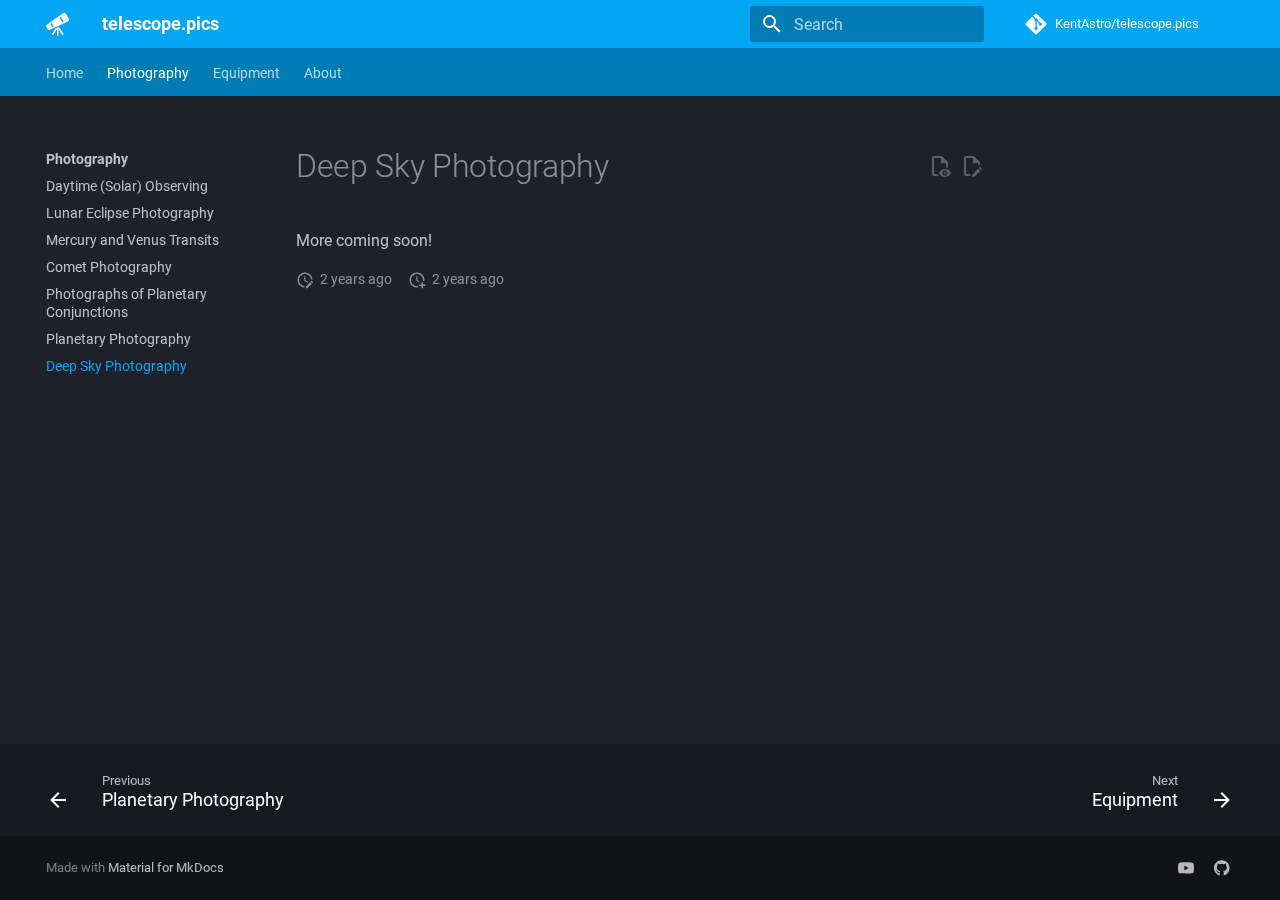
<file: photography/deep-sky/index.html>
<!doctype html>
<html lang="en" class="no-js">
  <head>
    
      <meta charset="utf-8">
      <meta name="viewport" content="width=device-width,initial-scale=1">
      
      
      
        <link rel="canonical" href="https://telescope.pics/photography/deep-sky/">
      
      
        <link rel="prev" href="../planetary/">
      
      
        <link rel="next" href="../../equipment/">
      
      
      <link rel="icon" href="../../img/favicon.svg">
      <meta name="generator" content="mkdocs-1.5.3, mkdocs-material-9.5.3">
    
    
      
        <title>Deep Sky Photography - telescope.pics</title>
      
    
    
      <link rel="stylesheet" href="../../assets/stylesheets/main.50c56a3b.min.css">
      
        
        <link rel="stylesheet" href="../../assets/stylesheets/palette.06af60db.min.css">
      
      


    
    
      
    
    
      
        
        
        
        <link rel="stylesheet" href="../../assets/external/fonts.googleapis.com/css.49ea35f2.css">
        <style>:root{--md-text-font:"Roboto";--md-code-font:"Roboto Mono"}</style>
      
    
    
      <link rel="stylesheet" href="../../css/timeago.css">
    
      <link rel="stylesheet" href="../../css/custom.css">
    
    <script>__md_scope=new URL("../..",location),__md_hash=e=>[...e].reduce((e,_)=>(e<<5)-e+_.charCodeAt(0),0),__md_get=(e,_=localStorage,t=__md_scope)=>JSON.parse(_.getItem(t.pathname+"."+e)),__md_set=(e,_,t=localStorage,a=__md_scope)=>{try{t.setItem(a.pathname+"."+e,JSON.stringify(_))}catch(e){}}</script>
    
      

    
    
    
   <link href="../../assets/stylesheets/glightbox.min.css" rel="stylesheet"/><style>
    html.glightbox-open { overflow: initial; height: 100%; }
    .gslide-title { margin-top: 0px; user-select: text; }
    .gslide-desc { color: #666; user-select: text; }
    .gslide-image img { background: white; }
    .gscrollbar-fixer { padding-right: 15px; }
    .gdesc-inner { font-size: 0.75rem; }
    body[data-md-color-scheme="slate"] .gdesc-inner { background: var(--md-default-bg-color);}
    body[data-md-color-scheme="slate"] .gslide-title { color: var(--md-default-fg-color);}
    body[data-md-color-scheme="slate"] .gslide-desc { color: var(--md-default-fg-color);}</style> <script src="../../assets/javascripts/glightbox.min.js"></script></head>
  
  
    
    
    
    
    
    <body dir="ltr" data-md-color-scheme="slate" data-md-color-primary="light-blue" data-md-color-accent="yellow">
  
    
    <input class="md-toggle" data-md-toggle="drawer" type="checkbox" id="__drawer" autocomplete="off">
    <input class="md-toggle" data-md-toggle="search" type="checkbox" id="__search" autocomplete="off">
    <label class="md-overlay" for="__drawer"></label>
    <div data-md-component="skip">
      
        
        <a href="#deep-sky-photography" class="md-skip">
          Skip to content
        </a>
      
    </div>
    <div data-md-component="announce">
      
    </div>
    
    
      

<header class="md-header" data-md-component="header">
  <nav class="md-header__inner md-grid" aria-label="Header">
    <a href="../.." title="telescope.pics" class="md-header__button md-logo" aria-label="telescope.pics" data-md-component="logo">
      
  
  <svg xmlns="http://www.w3.org/2000/svg" viewBox="0 0 24 24"><path d="M17.155 22.87a.75.75 0 0 0 .226-1.036l-4-6.239a.75.75 0 0 0-.941-.277l-2.75 1.25a.75.75 0 0 0-.318.273l-3.25 4.989a.75.75 0 0 0 1.256.819l3.131-4.806.51-.232v5.64a.75.75 0 1 0 1.5 0v-6.22l3.6 5.613a.75.75 0 0 0 1.036.226ZM.408 15.13a2 2 0 0 1 .59-2.642L17.038 1.33a1.999 1.999 0 0 1 2.85.602l2.828 4.644a2 2 0 0 1-.851 2.847l-17.762 8.43a2 2 0 0 1-2.59-.807Zm13.105-9.521 2.857 4.76 1.361-.646-2.984-4.973Zm-7.842 5.455-1.235.86 1.862 3.225 1.36-.645Z"/></svg>

    </a>
    <label class="md-header__button md-icon" for="__drawer">
      
      <svg xmlns="http://www.w3.org/2000/svg" viewBox="0 0 24 24"><path d="M3 6h18v2H3V6m0 5h18v2H3v-2m0 5h18v2H3v-2Z"/></svg>
    </label>
    <div class="md-header__title" data-md-component="header-title">
      <div class="md-header__ellipsis">
        <div class="md-header__topic">
          <span class="md-ellipsis">
            telescope.pics
          </span>
        </div>
        <div class="md-header__topic" data-md-component="header-topic">
          <span class="md-ellipsis">
            
              Deep Sky Photography
            
          </span>
        </div>
      </div>
    </div>
    
      
    
    
    
    
      <label class="md-header__button md-icon" for="__search">
        
        <svg xmlns="http://www.w3.org/2000/svg" viewBox="0 0 24 24"><path d="M9.5 3A6.5 6.5 0 0 1 16 9.5c0 1.61-.59 3.09-1.56 4.23l.27.27h.79l5 5-1.5 1.5-5-5v-.79l-.27-.27A6.516 6.516 0 0 1 9.5 16 6.5 6.5 0 0 1 3 9.5 6.5 6.5 0 0 1 9.5 3m0 2C7 5 5 7 5 9.5S7 14 9.5 14 14 12 14 9.5 12 5 9.5 5Z"/></svg>
      </label>
      <div class="md-search" data-md-component="search" role="dialog">
  <label class="md-search__overlay" for="__search"></label>
  <div class="md-search__inner" role="search">
    <form class="md-search__form" name="search">
      <input type="text" class="md-search__input" name="query" aria-label="Search" placeholder="Search" autocapitalize="off" autocorrect="off" autocomplete="off" spellcheck="false" data-md-component="search-query" required>
      <label class="md-search__icon md-icon" for="__search">
        
        <svg xmlns="http://www.w3.org/2000/svg" viewBox="0 0 24 24"><path d="M9.5 3A6.5 6.5 0 0 1 16 9.5c0 1.61-.59 3.09-1.56 4.23l.27.27h.79l5 5-1.5 1.5-5-5v-.79l-.27-.27A6.516 6.516 0 0 1 9.5 16 6.5 6.5 0 0 1 3 9.5 6.5 6.5 0 0 1 9.5 3m0 2C7 5 5 7 5 9.5S7 14 9.5 14 14 12 14 9.5 12 5 9.5 5Z"/></svg>
        
        <svg xmlns="http://www.w3.org/2000/svg" viewBox="0 0 24 24"><path d="M20 11v2H8l5.5 5.5-1.42 1.42L4.16 12l7.92-7.92L13.5 5.5 8 11h12Z"/></svg>
      </label>
      <nav class="md-search__options" aria-label="Search">
        
        <button type="reset" class="md-search__icon md-icon" title="Clear" aria-label="Clear" tabindex="-1">
          
          <svg xmlns="http://www.w3.org/2000/svg" viewBox="0 0 24 24"><path d="M19 6.41 17.59 5 12 10.59 6.41 5 5 6.41 10.59 12 5 17.59 6.41 19 12 13.41 17.59 19 19 17.59 13.41 12 19 6.41Z"/></svg>
        </button>
      </nav>
      
    </form>
    <div class="md-search__output">
      <div class="md-search__scrollwrap" data-md-scrollfix>
        <div class="md-search-result" data-md-component="search-result">
          <div class="md-search-result__meta">
            Initializing search
          </div>
          <ol class="md-search-result__list" role="presentation"></ol>
        </div>
      </div>
    </div>
  </div>
</div>
    
    
      <div class="md-header__source">
        <a href="https://github.com/KentAstro/telescope.pics" title="Go to repository" class="md-source" data-md-component="source">
  <div class="md-source__icon md-icon">
    
    <svg xmlns="http://www.w3.org/2000/svg" viewBox="0 0 448 512"><!--! Font Awesome Free 6.5.1 by @fontawesome - https://fontawesome.com License - https://fontawesome.com/license/free (Icons: CC BY 4.0, Fonts: SIL OFL 1.1, Code: MIT License) Copyright 2023 Fonticons, Inc.--><path d="M439.55 236.05 244 40.45a28.87 28.87 0 0 0-40.81 0l-40.66 40.63 51.52 51.52c27.06-9.14 52.68 16.77 43.39 43.68l49.66 49.66c34.23-11.8 61.18 31 35.47 56.69-26.49 26.49-70.21-2.87-56-37.34L240.22 199v121.85c25.3 12.54 22.26 41.85 9.08 55a34.34 34.34 0 0 1-48.55 0c-17.57-17.6-11.07-46.91 11.25-56v-123c-20.8-8.51-24.6-30.74-18.64-45L142.57 101 8.45 235.14a28.86 28.86 0 0 0 0 40.81l195.61 195.6a28.86 28.86 0 0 0 40.8 0l194.69-194.69a28.86 28.86 0 0 0 0-40.81z"/></svg>
  </div>
  <div class="md-source__repository">
    KentAstro/telescope.pics
  </div>
</a>
      </div>
    
  </nav>
  
</header>
    
    <div class="md-container" data-md-component="container">
      
      
        
          
            
<nav class="md-tabs" aria-label="Tabs" data-md-component="tabs">
  <div class="md-grid">
    <ul class="md-tabs__list">
      
        
  
  
  
    <li class="md-tabs__item">
      <a href="../.." class="md-tabs__link">
        
  
    
  
  Home

      </a>
    </li>
  

      
        
  
  
    
  
  
    
    
      <li class="md-tabs__item md-tabs__item--active">
        <a href="../" class="md-tabs__link">
          
  
    
  
  Photography

        </a>
      </li>
    
  

      
        
  
  
  
    
    
      <li class="md-tabs__item">
        <a href="../../equipment/" class="md-tabs__link">
          
  
    
  
  Equipment

        </a>
      </li>
    
  

      
        
  
  
  
    
    
      <li class="md-tabs__item">
        <a href="../../about/" class="md-tabs__link">
          
  
    
  
  About

        </a>
      </li>
    
  

      
    </ul>
  </div>
</nav>
          
        
      
      <main class="md-main" data-md-component="main">
        <div class="md-main__inner md-grid">
          
            
              
              <div class="md-sidebar md-sidebar--primary" data-md-component="sidebar" data-md-type="navigation" >
                <div class="md-sidebar__scrollwrap">
                  <div class="md-sidebar__inner">
                    


  


<nav class="md-nav md-nav--primary md-nav--lifted" aria-label="Navigation" data-md-level="0">
  <label class="md-nav__title" for="__drawer">
    <a href="../.." title="telescope.pics" class="md-nav__button md-logo" aria-label="telescope.pics" data-md-component="logo">
      
  
  <svg xmlns="http://www.w3.org/2000/svg" viewBox="0 0 24 24"><path d="M17.155 22.87a.75.75 0 0 0 .226-1.036l-4-6.239a.75.75 0 0 0-.941-.277l-2.75 1.25a.75.75 0 0 0-.318.273l-3.25 4.989a.75.75 0 0 0 1.256.819l3.131-4.806.51-.232v5.64a.75.75 0 1 0 1.5 0v-6.22l3.6 5.613a.75.75 0 0 0 1.036.226ZM.408 15.13a2 2 0 0 1 .59-2.642L17.038 1.33a1.999 1.999 0 0 1 2.85.602l2.828 4.644a2 2 0 0 1-.851 2.847l-17.762 8.43a2 2 0 0 1-2.59-.807Zm13.105-9.521 2.857 4.76 1.361-.646-2.984-4.973Zm-7.842 5.455-1.235.86 1.862 3.225 1.36-.645Z"/></svg>

    </a>
    telescope.pics
  </label>
  
    <div class="md-nav__source">
      <a href="https://github.com/KentAstro/telescope.pics" title="Go to repository" class="md-source" data-md-component="source">
  <div class="md-source__icon md-icon">
    
    <svg xmlns="http://www.w3.org/2000/svg" viewBox="0 0 448 512"><!--! Font Awesome Free 6.5.1 by @fontawesome - https://fontawesome.com License - https://fontawesome.com/license/free (Icons: CC BY 4.0, Fonts: SIL OFL 1.1, Code: MIT License) Copyright 2023 Fonticons, Inc.--><path d="M439.55 236.05 244 40.45a28.87 28.87 0 0 0-40.81 0l-40.66 40.63 51.52 51.52c27.06-9.14 52.68 16.77 43.39 43.68l49.66 49.66c34.23-11.8 61.18 31 35.47 56.69-26.49 26.49-70.21-2.87-56-37.34L240.22 199v121.85c25.3 12.54 22.26 41.85 9.08 55a34.34 34.34 0 0 1-48.55 0c-17.57-17.6-11.07-46.91 11.25-56v-123c-20.8-8.51-24.6-30.74-18.64-45L142.57 101 8.45 235.14a28.86 28.86 0 0 0 0 40.81l195.61 195.6a28.86 28.86 0 0 0 40.8 0l194.69-194.69a28.86 28.86 0 0 0 0-40.81z"/></svg>
  </div>
  <div class="md-source__repository">
    KentAstro/telescope.pics
  </div>
</a>
    </div>
  
  <ul class="md-nav__list" data-md-scrollfix>
    
      
      
  
  
  
  
    <li class="md-nav__item">
      <a href="../.." class="md-nav__link">
        
  
  <span class="md-ellipsis">
    Home
  </span>
  

      </a>
    </li>
  

    
      
      
  
  
    
  
  
  
    
    
      
        
          
        
      
        
      
        
      
        
      
        
      
        
      
        
      
        
      
    
    
    
    
      
      
    
    <li class="md-nav__item md-nav__item--active md-nav__item--section md-nav__item--nested">
      
        
        
        
        <input class="md-nav__toggle md-toggle " type="checkbox" id="__nav_2" checked>
        
          
          
          <div class="md-nav__link md-nav__container">
            <a href="../" class="md-nav__link ">
              
  
  <span class="md-ellipsis">
    Photography
  </span>
  

            </a>
            
              
              <label class="md-nav__link " for="__nav_2" id="__nav_2_label" tabindex="">
                <span class="md-nav__icon md-icon"></span>
              </label>
            
          </div>
        
        <nav class="md-nav" data-md-level="1" aria-labelledby="__nav_2_label" aria-expanded="true">
          <label class="md-nav__title" for="__nav_2">
            <span class="md-nav__icon md-icon"></span>
            Photography
          </label>
          <ul class="md-nav__list" data-md-scrollfix>
            
              
            
              
                
  
  
  
  
    <li class="md-nav__item">
      <a href="../solar/" class="md-nav__link">
        
  
  <span class="md-ellipsis">
    Daytime (Solar) Observing
  </span>
  

      </a>
    </li>
  

              
            
              
                
  
  
  
  
    <li class="md-nav__item">
      <a href="../lunar/" class="md-nav__link">
        
  
  <span class="md-ellipsis">
    Lunar Eclipse Photography
  </span>
  

      </a>
    </li>
  

              
            
              
                
  
  
  
  
    <li class="md-nav__item">
      <a href="../innerplanettransits/" class="md-nav__link">
        
  
  <span class="md-ellipsis">
    Mercury and Venus Transits
  </span>
  

      </a>
    </li>
  

              
            
              
                
  
  
  
  
    <li class="md-nav__item">
      <a href="../comet/" class="md-nav__link">
        
  
  <span class="md-ellipsis">
    Comet Photography
  </span>
  

      </a>
    </li>
  

              
            
              
                
  
  
  
  
    <li class="md-nav__item">
      <a href="../planetaryconjunctions/" class="md-nav__link">
        
  
  <span class="md-ellipsis">
    Photographs of Planetary Conjunctions
  </span>
  

      </a>
    </li>
  

              
            
              
                
  
  
  
  
    <li class="md-nav__item">
      <a href="../planetary/" class="md-nav__link">
        
  
  <span class="md-ellipsis">
    Planetary Photography
  </span>
  

      </a>
    </li>
  

              
            
              
                
  
  
    
  
  
  
    <li class="md-nav__item md-nav__item--active">
      
      <input class="md-nav__toggle md-toggle" type="checkbox" id="__toc">
      
      
        
      
      
      <a href="./" class="md-nav__link md-nav__link--active">
        
  
  <span class="md-ellipsis">
    Deep Sky Photography
  </span>
  

      </a>
      
    </li>
  

              
            
          </ul>
        </nav>
      
    </li>
  

    
      
      
  
  
  
  
    
    
      
        
          
        
      
    
    
    
    
      
      
    
    <li class="md-nav__item md-nav__item--section md-nav__item--nested">
      
        
        
        
        <input class="md-nav__toggle md-toggle " type="checkbox" id="__nav_3" >
        
          
          
          <div class="md-nav__link md-nav__container">
            <a href="../../equipment/" class="md-nav__link ">
              
  
  <span class="md-ellipsis">
    Equipment
  </span>
  

            </a>
            
          </div>
        
        <nav class="md-nav" data-md-level="1" aria-labelledby="__nav_3_label" aria-expanded="false">
          <label class="md-nav__title" for="__nav_3">
            <span class="md-nav__icon md-icon"></span>
            Equipment
          </label>
          <ul class="md-nav__list" data-md-scrollfix>
            
              
            
          </ul>
        </nav>
      
    </li>
  

    
      
      
  
  
  
  
    
    
      
        
          
        
      
    
    
    
    
      
      
    
    <li class="md-nav__item md-nav__item--section md-nav__item--nested">
      
        
        
        
        <input class="md-nav__toggle md-toggle " type="checkbox" id="__nav_4" >
        
          
          
          <div class="md-nav__link md-nav__container">
            <a href="../../about/" class="md-nav__link ">
              
  
  <span class="md-ellipsis">
    About
  </span>
  

            </a>
            
          </div>
        
        <nav class="md-nav" data-md-level="1" aria-labelledby="__nav_4_label" aria-expanded="false">
          <label class="md-nav__title" for="__nav_4">
            <span class="md-nav__icon md-icon"></span>
            About
          </label>
          <ul class="md-nav__list" data-md-scrollfix>
            
              
            
          </ul>
        </nav>
      
    </li>
  

    
  </ul>
</nav>
                  </div>
                </div>
              </div>
            
            
              
              <div class="md-sidebar md-sidebar--secondary" data-md-component="sidebar" data-md-type="toc" >
                <div class="md-sidebar__scrollwrap">
                  <div class="md-sidebar__inner">
                    

<nav class="md-nav md-nav--secondary" aria-label="Table of contents">
  
  
  
    
  
  
</nav>
                  </div>
                </div>
              </div>
            
          
          
            <div class="md-content" data-md-component="content">
              <article class="md-content__inner md-typeset">
                
                  
<!--
  Copyright (c) 2016-2023 Martin Donath <martin.donath@squidfunk.com>

  Permission is hereby granted, free of charge, to any person obtaining a copy
  of this software and associated documentation files (the "Software"), to
  deal in the Software without restriction, including without limitation the
  rights to use, copy, modify, merge, publish, distribute, sublicense, and/or
  sell copies of the Software, and to permit persons to whom the Software is
  furnished to do so, subject to the following conditions:

  The above copyright notice and this permission notice shall be included in
  all copies or substantial portions of the Software.

  THE SOFTWARE IS PROVIDED "AS IS", WITHOUT WARRANTY OF ANY KIND, EXPRESS OR
  IMPLIED, INCLUDING BUT NOT LIMITED TO THE WARRANTIES OF MERCHANTABILITY,
  FITNESS FOR A PARTICULAR PURPOSE AND NON-INFRINGEMENT. IN NO EVENT SHALL THE
  AUTHORS OR COPYRIGHT HOLDERS BE LIABLE FOR ANY CLAIM, DAMAGES OR OTHER
  LIABILITY, WHETHER IN AN ACTION OF CONTRACT, TORT OR OTHERWISE, ARISING
  FROM, OUT OF OR IN CONNECTION WITH THE SOFTWARE OR THE USE OR OTHER DEALINGS
  IN THE SOFTWARE.
-->

<!-- Actions -->


  <!-- Edit button -->
  
    <a href="https://github.com/KentAstro/telescope.pics/edit/main/docs/photography/deep-sky.md" title="Edit this page" class="md-content__button md-icon">
      
      <svg xmlns="http://www.w3.org/2000/svg" viewBox="0 0 24 24"><path d="M10 20H6V4h7v5h5v3.1l2-2V8l-6-6H6c-1.1 0-2 .9-2 2v16c0 1.1.9 2 2 2h4v-2m10.2-7c.1 0 .3.1.4.2l1.3 1.3c.2.2.2.6 0 .8l-1 1-2.1-2.1 1-1c.1-.1.2-.2.4-.2m0 3.9L14.1 23H12v-2.1l6.1-6.1 2.1 2.1Z"/></svg>
    </a>
  

  <!-- View button -->
  
    
      
    
    <a href="https://github.com/KentAstro/telescope.pics/blob/main/docs/photography/deep-sky.md?plain=1" title="View source of this page" class="md-content__button md-icon">
      
      <svg xmlns="http://www.w3.org/2000/svg" viewBox="0 0 24 24"><path d="M17 18c.56 0 1 .44 1 1s-.44 1-1 1-1-.44-1-1 .44-1 1-1m0-3c-2.73 0-5.06 1.66-6 4 .94 2.34 3.27 4 6 4s5.06-1.66 6-4c-.94-2.34-3.27-4-6-4m0 6.5a2.5 2.5 0 0 1-2.5-2.5 2.5 2.5 0 0 1 2.5-2.5 2.5 2.5 0 0 1 2.5 2.5 2.5 2.5 0 0 1-2.5 2.5M9.27 20H6V4h7v5h5v4.07c.7.08 1.36.25 2 .49V8l-6-6H6a2 2 0 0 0-2 2v16a2 2 0 0 0 2 2h4.5a8.15 8.15 0 0 1-1.23-2Z"/></svg>
    </a>
  


<h1 id="deep-sky-photography">Deep Sky Photography</h1>
<p>More coming soon!</p>







  
    
  
  
    
  


  <aside class="md-source-file">
    
      
  <span class="md-source-file__fact">
    <span class="md-icon" title="Last update">
      <svg xmlns="http://www.w3.org/2000/svg" viewBox="0 0 24 24"><path d="M21 13.1c-.1 0-.3.1-.4.2l-1 1 2.1 2.1 1-1c.2-.2.2-.6 0-.8l-1.3-1.3c-.1-.1-.2-.2-.4-.2m-1.9 1.8-6.1 6V23h2.1l6.1-6.1-2.1-2M12.5 7v5.2l4 2.4-1 1L11 13V7h1.5M11 21.9c-5.1-.5-9-4.8-9-9.9C2 6.5 6.5 2 12 2c5.3 0 9.6 4.1 10 9.3-.3-.1-.6-.2-1-.2s-.7.1-1 .2C19.6 7.2 16.2 4 12 4c-4.4 0-8 3.6-8 8 0 4.1 3.1 7.5 7.1 7.9l-.1.2v1.8Z"/></svg>
    </span>
    <span class="git-revision-date-localized-plugin git-revision-date-localized-plugin-timeago"><span class="timeago" datetime="2024-01-10T00:49:31+00:00" locale="en"></span></span><span class="git-revision-date-localized-plugin git-revision-date-localized-plugin-iso_date">2024-01-10</span>
  </span>

    
    
      
  <span class="md-source-file__fact">
    <span class="md-icon" title="Created">
      <svg xmlns="http://www.w3.org/2000/svg" viewBox="0 0 24 24"><path d="M14.47 15.08 11 13V7h1.5v5.25l3.08 1.83c-.41.28-.79.62-1.11 1m-1.39 4.84c-.36.05-.71.08-1.08.08-4.42 0-8-3.58-8-8s3.58-8 8-8 8 3.58 8 8c0 .37-.03.72-.08 1.08.69.1 1.33.32 1.92.64.1-.56.16-1.13.16-1.72 0-5.5-4.5-10-10-10S2 6.5 2 12s4.47 10 10 10c.59 0 1.16-.06 1.72-.16-.32-.59-.54-1.23-.64-1.92M18 15v3h-3v2h3v3h2v-3h3v-2h-3v-3h-2Z"/></svg>
    </span>
    <span class="git-revision-date-localized-plugin git-revision-date-localized-plugin-timeago"><span class="timeago" datetime="2024-01-10T00:49:31+00:00" locale="en"></span></span><span class="git-revision-date-localized-plugin git-revision-date-localized-plugin-iso_date">2024-01-10</span>
  </span>

    
    
    
  </aside>





                
              </article>
            </div>
          
          
<script>var target=document.getElementById(location.hash.slice(1));target&&target.name&&(target.checked=target.name.startsWith("__tabbed_"))</script>
        </div>
        
      </main>
      
        <footer class="md-footer">
  
    
      
      <nav class="md-footer__inner md-grid" aria-label="Footer" >
        
          
          <a href="../planetary/" class="md-footer__link md-footer__link--prev" aria-label="Previous: Planetary Photography">
            <div class="md-footer__button md-icon">
              
              <svg xmlns="http://www.w3.org/2000/svg" viewBox="0 0 24 24"><path d="M20 11v2H8l5.5 5.5-1.42 1.42L4.16 12l7.92-7.92L13.5 5.5 8 11h12Z"/></svg>
            </div>
            <div class="md-footer__title">
              <span class="md-footer__direction">
                Previous
              </span>
              <div class="md-ellipsis">
                Planetary Photography
              </div>
            </div>
          </a>
        
        
          
          <a href="../../equipment/" class="md-footer__link md-footer__link--next" aria-label="Next: Equipment">
            <div class="md-footer__title">
              <span class="md-footer__direction">
                Next
              </span>
              <div class="md-ellipsis">
                Equipment
              </div>
            </div>
            <div class="md-footer__button md-icon">
              
              <svg xmlns="http://www.w3.org/2000/svg" viewBox="0 0 24 24"><path d="M4 11v2h12l-5.5 5.5 1.42 1.42L19.84 12l-7.92-7.92L10.5 5.5 16 11H4Z"/></svg>
            </div>
          </a>
        
      </nav>
    
  
  <div class="md-footer-meta md-typeset">
    <div class="md-footer-meta__inner md-grid">
      <div class="md-copyright">
  
  
    Made with
    <a href="https://squidfunk.github.io/mkdocs-material/" target="_blank" rel="noopener">
      Material for MkDocs
    </a>
  
</div>
      
        <div class="md-social">
  
    
    
    
    
    <a href="https://www.youtube.com/channel/UCcCOe9JvkxQDhEwkmTEv08A" target="_blank" rel="noopener" title="YouTube Channel" class="md-social__link">
      <svg xmlns="http://www.w3.org/2000/svg" viewBox="0 0 24 24"><path d="M23.498 6.186a3.016 3.016 0 0 0-2.122-2.136C19.505 3.545 12 3.545 12 3.545s-7.505 0-9.377.505A3.017 3.017 0 0 0 .502 6.186C0 8.07 0 12 0 12s0 3.93.502 5.814a3.016 3.016 0 0 0 2.122 2.136c1.871.505 9.376.505 9.376.505s7.505 0 9.377-.505a3.015 3.015 0 0 0 2.122-2.136C24 15.93 24 12 24 12s0-3.93-.502-5.814zM9.545 15.568V8.432L15.818 12l-6.273 3.568z"/></svg>
    </a>
  
    
    
    
    
    <a href="https://github.com/KentAstro" target="_blank" rel="noopener" title="KentAstro on GitHub" class="md-social__link">
      <svg xmlns="http://www.w3.org/2000/svg" viewBox="0 0 496 512"><!--! Font Awesome Free 6.5.1 by @fontawesome - https://fontawesome.com License - https://fontawesome.com/license/free (Icons: CC BY 4.0, Fonts: SIL OFL 1.1, Code: MIT License) Copyright 2023 Fonticons, Inc.--><path d="M165.9 397.4c0 2-2.3 3.6-5.2 3.6-3.3.3-5.6-1.3-5.6-3.6 0-2 2.3-3.6 5.2-3.6 3-.3 5.6 1.3 5.6 3.6zm-31.1-4.5c-.7 2 1.3 4.3 4.3 4.9 2.6 1 5.6 0 6.2-2s-1.3-4.3-4.3-5.2c-2.6-.7-5.5.3-6.2 2.3zm44.2-1.7c-2.9.7-4.9 2.6-4.6 4.9.3 2 2.9 3.3 5.9 2.6 2.9-.7 4.9-2.6 4.6-4.6-.3-1.9-3-3.2-5.9-2.9zM244.8 8C106.1 8 0 113.3 0 252c0 110.9 69.8 205.8 169.5 239.2 12.8 2.3 17.3-5.6 17.3-12.1 0-6.2-.3-40.4-.3-61.4 0 0-70 15-84.7-29.8 0 0-11.4-29.1-27.8-36.6 0 0-22.9-15.7 1.6-15.4 0 0 24.9 2 38.6 25.8 21.9 38.6 58.6 27.5 72.9 20.9 2.3-16 8.8-27.1 16-33.7-55.9-6.2-112.3-14.3-112.3-110.5 0-27.5 7.6-41.3 23.6-58.9-2.6-6.5-11.1-33.3 2.6-67.9 20.9-6.5 69 27 69 27 20-5.6 41.5-8.5 62.8-8.5s42.8 2.9 62.8 8.5c0 0 48.1-33.6 69-27 13.7 34.7 5.2 61.4 2.6 67.9 16 17.7 25.8 31.5 25.8 58.9 0 96.5-58.9 104.2-114.8 110.5 9.2 7.9 17 22.9 17 46.4 0 33.7-.3 75.4-.3 83.6 0 6.5 4.6 14.4 17.3 12.1C428.2 457.8 496 362.9 496 252 496 113.3 383.5 8 244.8 8zM97.2 352.9c-1.3 1-1 3.3.7 5.2 1.6 1.6 3.9 2.3 5.2 1 1.3-1 1-3.3-.7-5.2-1.6-1.6-3.9-2.3-5.2-1zm-10.8-8.1c-.7 1.3.3 2.9 2.3 3.9 1.6 1 3.6.7 4.3-.7.7-1.3-.3-2.9-2.3-3.9-2-.6-3.6-.3-4.3.7zm32.4 35.6c-1.6 1.3-1 4.3 1.3 6.2 2.3 2.3 5.2 2.6 6.5 1 1.3-1.3.7-4.3-1.3-6.2-2.2-2.3-5.2-2.6-6.5-1zm-11.4-14.7c-1.6 1-1.6 3.6 0 5.9 1.6 2.3 4.3 3.3 5.6 2.3 1.6-1.3 1.6-3.9 0-6.2-1.4-2.3-4-3.3-5.6-2z"/></svg>
    </a>
  
</div>
      
    </div>
  </div>
</footer>
      
    </div>
    <div class="md-dialog" data-md-component="dialog">
      <div class="md-dialog__inner md-typeset"></div>
    </div>
    
    
    <script id="__config" type="application/json">{"base": "../..", "features": ["content.action.edit", "content.action.view", "content.tooltips", "navigation.footer", "navigation.indexes", "navigation.sections", "navigation.tabs"], "search": "../../assets/javascripts/workers/search.f886a092.min.js", "translations": {"clipboard.copied": "Copied to clipboard", "clipboard.copy": "Copy to clipboard", "search.result.more.one": "1 more on this page", "search.result.more.other": "# more on this page", "search.result.none": "No matching documents", "search.result.one": "1 matching document", "search.result.other": "# matching documents", "search.result.placeholder": "Type to start searching", "search.result.term.missing": "Missing", "select.version": "Select version"}}</script>
    
    
      <script src="../../assets/javascripts/bundle.d7c377c4.min.js"></script>
      
        <script src="../../js/timeago.min.js"></script>
      
        <script src="../../js/timeago_mkdocs_material.js"></script>
      
    
  <script>document$.subscribe(() => {document.querySelectorAll('.glightbox').forEach(function(element) {
    var imgSrc = element.querySelector('img').src;
    element.setAttribute('href', imgSrc);
});
const lightbox = GLightbox({"touchNavigation": true, "loop": false, "zoomable": true, "draggable": true, "openEffect": "zoom", "closeEffect": "zoom", "slideEffect": "slide"});})</script></body>
</html>
</file>
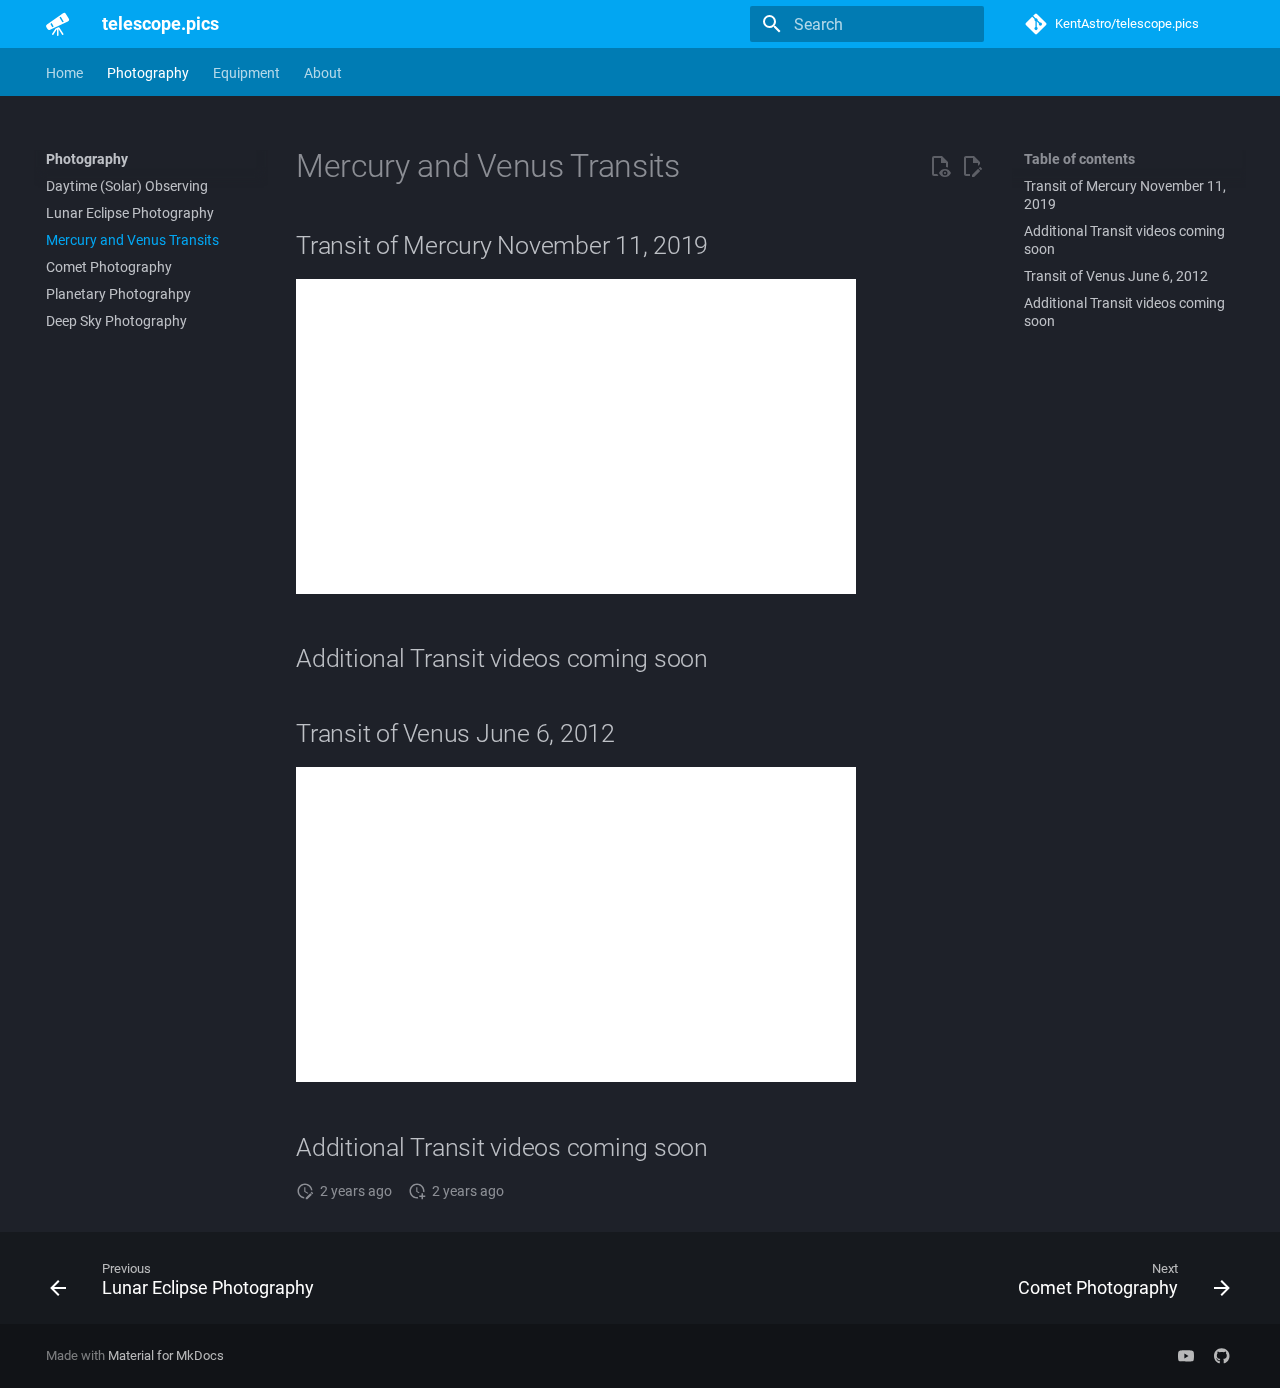
<file: photography/innerplanettransits/index.html>
<!doctype html>
<html lang="en" class="no-js">
  <head>
    
      <meta charset="utf-8">
      <meta name="viewport" content="width=device-width,initial-scale=1">
      
      
      
        <link rel="canonical" href="https://telescope.pics/photography/innerplanettransits/">
      
      
        <link rel="prev" href="../lunar/">
      
      
        <link rel="next" href="../comet/">
      
      
      <link rel="icon" href="../../img/favicon.svg">
      <meta name="generator" content="mkdocs-1.5.3, mkdocs-material-9.5.3">
    
    
      
        <title>Mercury and Venus Transits - telescope.pics</title>
      
    
    
      <link rel="stylesheet" href="../../assets/stylesheets/main.50c56a3b.min.css">
      
        
        <link rel="stylesheet" href="../../assets/stylesheets/palette.06af60db.min.css">
      
      


    
    
      
    
    
      
        
        
        
        <link rel="stylesheet" href="../../assets/external/fonts.googleapis.com/css.49ea35f2.css">
        <style>:root{--md-text-font:"Roboto";--md-code-font:"Roboto Mono"}</style>
      
    
    
      <link rel="stylesheet" href="../../css/timeago.css">
    
      <link rel="stylesheet" href="../../css/custom.css">
    
    <script>__md_scope=new URL("../..",location),__md_hash=e=>[...e].reduce((e,_)=>(e<<5)-e+_.charCodeAt(0),0),__md_get=(e,_=localStorage,t=__md_scope)=>JSON.parse(_.getItem(t.pathname+"."+e)),__md_set=(e,_,t=localStorage,a=__md_scope)=>{try{t.setItem(a.pathname+"."+e,JSON.stringify(_))}catch(e){}}</script>
    
      

    
    
    
  </head>
  
  
    
    
    
    
    
    <body dir="ltr" data-md-color-scheme="slate" data-md-color-primary="light-blue" data-md-color-accent="lime">
  
    
    <input class="md-toggle" data-md-toggle="drawer" type="checkbox" id="__drawer" autocomplete="off">
    <input class="md-toggle" data-md-toggle="search" type="checkbox" id="__search" autocomplete="off">
    <label class="md-overlay" for="__drawer"></label>
    <div data-md-component="skip">
      
        
        <a href="#mercury-and-venus-transits" class="md-skip">
          Skip to content
        </a>
      
    </div>
    <div data-md-component="announce">
      
    </div>
    
    
      

<header class="md-header" data-md-component="header">
  <nav class="md-header__inner md-grid" aria-label="Header">
    <a href="../.." title="telescope.pics" class="md-header__button md-logo" aria-label="telescope.pics" data-md-component="logo">
      
  
  <svg xmlns="http://www.w3.org/2000/svg" viewBox="0 0 24 24"><path d="M17.155 22.87a.75.75 0 0 0 .226-1.036l-4-6.239a.75.75 0 0 0-.941-.277l-2.75 1.25a.75.75 0 0 0-.318.273l-3.25 4.989a.75.75 0 0 0 1.256.819l3.131-4.806.51-.232v5.64a.75.75 0 1 0 1.5 0v-6.22l3.6 5.613a.75.75 0 0 0 1.036.226ZM.408 15.13a2 2 0 0 1 .59-2.642L17.038 1.33a1.999 1.999 0 0 1 2.85.602l2.828 4.644a2 2 0 0 1-.851 2.847l-17.762 8.43a2 2 0 0 1-2.59-.807Zm13.105-9.521 2.857 4.76 1.361-.646-2.984-4.973Zm-7.842 5.455-1.235.86 1.862 3.225 1.36-.645Z"/></svg>

    </a>
    <label class="md-header__button md-icon" for="__drawer">
      
      <svg xmlns="http://www.w3.org/2000/svg" viewBox="0 0 24 24"><path d="M3 6h18v2H3V6m0 5h18v2H3v-2m0 5h18v2H3v-2Z"/></svg>
    </label>
    <div class="md-header__title" data-md-component="header-title">
      <div class="md-header__ellipsis">
        <div class="md-header__topic">
          <span class="md-ellipsis">
            telescope.pics
          </span>
        </div>
        <div class="md-header__topic" data-md-component="header-topic">
          <span class="md-ellipsis">
            
              Mercury and Venus Transits
            
          </span>
        </div>
      </div>
    </div>
    
      
    
    
    
    
      <label class="md-header__button md-icon" for="__search">
        
        <svg xmlns="http://www.w3.org/2000/svg" viewBox="0 0 24 24"><path d="M9.5 3A6.5 6.5 0 0 1 16 9.5c0 1.61-.59 3.09-1.56 4.23l.27.27h.79l5 5-1.5 1.5-5-5v-.79l-.27-.27A6.516 6.516 0 0 1 9.5 16 6.5 6.5 0 0 1 3 9.5 6.5 6.5 0 0 1 9.5 3m0 2C7 5 5 7 5 9.5S7 14 9.5 14 14 12 14 9.5 12 5 9.5 5Z"/></svg>
      </label>
      <div class="md-search" data-md-component="search" role="dialog">
  <label class="md-search__overlay" for="__search"></label>
  <div class="md-search__inner" role="search">
    <form class="md-search__form" name="search">
      <input type="text" class="md-search__input" name="query" aria-label="Search" placeholder="Search" autocapitalize="off" autocorrect="off" autocomplete="off" spellcheck="false" data-md-component="search-query" required>
      <label class="md-search__icon md-icon" for="__search">
        
        <svg xmlns="http://www.w3.org/2000/svg" viewBox="0 0 24 24"><path d="M9.5 3A6.5 6.5 0 0 1 16 9.5c0 1.61-.59 3.09-1.56 4.23l.27.27h.79l5 5-1.5 1.5-5-5v-.79l-.27-.27A6.516 6.516 0 0 1 9.5 16 6.5 6.5 0 0 1 3 9.5 6.5 6.5 0 0 1 9.5 3m0 2C7 5 5 7 5 9.5S7 14 9.5 14 14 12 14 9.5 12 5 9.5 5Z"/></svg>
        
        <svg xmlns="http://www.w3.org/2000/svg" viewBox="0 0 24 24"><path d="M20 11v2H8l5.5 5.5-1.42 1.42L4.16 12l7.92-7.92L13.5 5.5 8 11h12Z"/></svg>
      </label>
      <nav class="md-search__options" aria-label="Search">
        
        <button type="reset" class="md-search__icon md-icon" title="Clear" aria-label="Clear" tabindex="-1">
          
          <svg xmlns="http://www.w3.org/2000/svg" viewBox="0 0 24 24"><path d="M19 6.41 17.59 5 12 10.59 6.41 5 5 6.41 10.59 12 5 17.59 6.41 19 12 13.41 17.59 19 19 17.59 13.41 12 19 6.41Z"/></svg>
        </button>
      </nav>
      
    </form>
    <div class="md-search__output">
      <div class="md-search__scrollwrap" data-md-scrollfix>
        <div class="md-search-result" data-md-component="search-result">
          <div class="md-search-result__meta">
            Initializing search
          </div>
          <ol class="md-search-result__list" role="presentation"></ol>
        </div>
      </div>
    </div>
  </div>
</div>
    
    
      <div class="md-header__source">
        <a href="https://github.com/KentAstro/telescope.pics" title="Go to repository" class="md-source" data-md-component="source">
  <div class="md-source__icon md-icon">
    
    <svg xmlns="http://www.w3.org/2000/svg" viewBox="0 0 448 512"><!--! Font Awesome Free 6.5.1 by @fontawesome - https://fontawesome.com License - https://fontawesome.com/license/free (Icons: CC BY 4.0, Fonts: SIL OFL 1.1, Code: MIT License) Copyright 2023 Fonticons, Inc.--><path d="M439.55 236.05 244 40.45a28.87 28.87 0 0 0-40.81 0l-40.66 40.63 51.52 51.52c27.06-9.14 52.68 16.77 43.39 43.68l49.66 49.66c34.23-11.8 61.18 31 35.47 56.69-26.49 26.49-70.21-2.87-56-37.34L240.22 199v121.85c25.3 12.54 22.26 41.85 9.08 55a34.34 34.34 0 0 1-48.55 0c-17.57-17.6-11.07-46.91 11.25-56v-123c-20.8-8.51-24.6-30.74-18.64-45L142.57 101 8.45 235.14a28.86 28.86 0 0 0 0 40.81l195.61 195.6a28.86 28.86 0 0 0 40.8 0l194.69-194.69a28.86 28.86 0 0 0 0-40.81z"/></svg>
  </div>
  <div class="md-source__repository">
    KentAstro/telescope.pics
  </div>
</a>
      </div>
    
  </nav>
  
</header>
    
    <div class="md-container" data-md-component="container">
      
      
        
          
            
<nav class="md-tabs" aria-label="Tabs" data-md-component="tabs">
  <div class="md-grid">
    <ul class="md-tabs__list">
      
        
  
  
  
    <li class="md-tabs__item">
      <a href="../.." class="md-tabs__link">
        
  
    
  
  Home

      </a>
    </li>
  

      
        
  
  
    
  
  
    
    
      <li class="md-tabs__item md-tabs__item--active">
        <a href="../" class="md-tabs__link">
          
  
    
  
  Photography

        </a>
      </li>
    
  

      
        
  
  
  
    
    
      <li class="md-tabs__item">
        <a href="../../equipment/" class="md-tabs__link">
          
  
    
  
  Equipment

        </a>
      </li>
    
  

      
        
  
  
  
    
    
      <li class="md-tabs__item">
        <a href="../../about/" class="md-tabs__link">
          
  
    
  
  About

        </a>
      </li>
    
  

      
    </ul>
  </div>
</nav>
          
        
      
      <main class="md-main" data-md-component="main">
        <div class="md-main__inner md-grid">
          
            
              
              <div class="md-sidebar md-sidebar--primary" data-md-component="sidebar" data-md-type="navigation" >
                <div class="md-sidebar__scrollwrap">
                  <div class="md-sidebar__inner">
                    


  


<nav class="md-nav md-nav--primary md-nav--lifted" aria-label="Navigation" data-md-level="0">
  <label class="md-nav__title" for="__drawer">
    <a href="../.." title="telescope.pics" class="md-nav__button md-logo" aria-label="telescope.pics" data-md-component="logo">
      
  
  <svg xmlns="http://www.w3.org/2000/svg" viewBox="0 0 24 24"><path d="M17.155 22.87a.75.75 0 0 0 .226-1.036l-4-6.239a.75.75 0 0 0-.941-.277l-2.75 1.25a.75.75 0 0 0-.318.273l-3.25 4.989a.75.75 0 0 0 1.256.819l3.131-4.806.51-.232v5.64a.75.75 0 1 0 1.5 0v-6.22l3.6 5.613a.75.75 0 0 0 1.036.226ZM.408 15.13a2 2 0 0 1 .59-2.642L17.038 1.33a1.999 1.999 0 0 1 2.85.602l2.828 4.644a2 2 0 0 1-.851 2.847l-17.762 8.43a2 2 0 0 1-2.59-.807Zm13.105-9.521 2.857 4.76 1.361-.646-2.984-4.973Zm-7.842 5.455-1.235.86 1.862 3.225 1.36-.645Z"/></svg>

    </a>
    telescope.pics
  </label>
  
    <div class="md-nav__source">
      <a href="https://github.com/KentAstro/telescope.pics" title="Go to repository" class="md-source" data-md-component="source">
  <div class="md-source__icon md-icon">
    
    <svg xmlns="http://www.w3.org/2000/svg" viewBox="0 0 448 512"><!--! Font Awesome Free 6.5.1 by @fontawesome - https://fontawesome.com License - https://fontawesome.com/license/free (Icons: CC BY 4.0, Fonts: SIL OFL 1.1, Code: MIT License) Copyright 2023 Fonticons, Inc.--><path d="M439.55 236.05 244 40.45a28.87 28.87 0 0 0-40.81 0l-40.66 40.63 51.52 51.52c27.06-9.14 52.68 16.77 43.39 43.68l49.66 49.66c34.23-11.8 61.18 31 35.47 56.69-26.49 26.49-70.21-2.87-56-37.34L240.22 199v121.85c25.3 12.54 22.26 41.85 9.08 55a34.34 34.34 0 0 1-48.55 0c-17.57-17.6-11.07-46.91 11.25-56v-123c-20.8-8.51-24.6-30.74-18.64-45L142.57 101 8.45 235.14a28.86 28.86 0 0 0 0 40.81l195.61 195.6a28.86 28.86 0 0 0 40.8 0l194.69-194.69a28.86 28.86 0 0 0 0-40.81z"/></svg>
  </div>
  <div class="md-source__repository">
    KentAstro/telescope.pics
  </div>
</a>
    </div>
  
  <ul class="md-nav__list" data-md-scrollfix>
    
      
      
  
  
  
  
    <li class="md-nav__item">
      <a href="../.." class="md-nav__link">
        
  
  <span class="md-ellipsis">
    Home
  </span>
  

      </a>
    </li>
  

    
      
      
  
  
    
  
  
  
    
    
      
        
          
        
      
        
      
        
      
        
      
        
      
        
      
        
      
    
    
    
    
      
      
    
    <li class="md-nav__item md-nav__item--active md-nav__item--section md-nav__item--nested">
      
        
        
        
        <input class="md-nav__toggle md-toggle " type="checkbox" id="__nav_2" checked>
        
          
          
          <div class="md-nav__link md-nav__container">
            <a href="../" class="md-nav__link ">
              
  
  <span class="md-ellipsis">
    Photography
  </span>
  

            </a>
            
              
              <label class="md-nav__link " for="__nav_2" id="__nav_2_label" tabindex="">
                <span class="md-nav__icon md-icon"></span>
              </label>
            
          </div>
        
        <nav class="md-nav" data-md-level="1" aria-labelledby="__nav_2_label" aria-expanded="true">
          <label class="md-nav__title" for="__nav_2">
            <span class="md-nav__icon md-icon"></span>
            Photography
          </label>
          <ul class="md-nav__list" data-md-scrollfix>
            
              
            
              
                
  
  
  
  
    <li class="md-nav__item">
      <a href="../solar/" class="md-nav__link">
        
  
  <span class="md-ellipsis">
    Daytime (Solar) Observing
  </span>
  

      </a>
    </li>
  

              
            
              
                
  
  
  
  
    <li class="md-nav__item">
      <a href="../lunar/" class="md-nav__link">
        
  
  <span class="md-ellipsis">
    Lunar Eclipse Photography
  </span>
  

      </a>
    </li>
  

              
            
              
                
  
  
    
  
  
  
    <li class="md-nav__item md-nav__item--active">
      
      <input class="md-nav__toggle md-toggle" type="checkbox" id="__toc">
      
      
        
      
      
        <label class="md-nav__link md-nav__link--active" for="__toc">
          
  
  <span class="md-ellipsis">
    Mercury and Venus Transits
  </span>
  

          <span class="md-nav__icon md-icon"></span>
        </label>
      
      <a href="./" class="md-nav__link md-nav__link--active">
        
  
  <span class="md-ellipsis">
    Mercury and Venus Transits
  </span>
  

      </a>
      
        

<nav class="md-nav md-nav--secondary" aria-label="Table of contents">
  
  
  
    
  
  
    <label class="md-nav__title" for="__toc">
      <span class="md-nav__icon md-icon"></span>
      Table of contents
    </label>
    <ul class="md-nav__list" data-md-component="toc" data-md-scrollfix>
      
        <li class="md-nav__item">
  <a href="#transit-of-mercury-november-11-2019" class="md-nav__link">
    <span class="md-ellipsis">
      Transit of Mercury November 11, 2019
    </span>
  </a>
  
</li>
      
        <li class="md-nav__item">
  <a href="#additional-transit-videos-coming-soon" class="md-nav__link">
    <span class="md-ellipsis">
      Additional Transit videos coming soon
    </span>
  </a>
  
</li>
      
        <li class="md-nav__item">
  <a href="#transit-of-venus-june-6-2012" class="md-nav__link">
    <span class="md-ellipsis">
      Transit of Venus June 6, 2012
    </span>
  </a>
  
</li>
      
        <li class="md-nav__item">
  <a href="#additional-transit-videos-coming-soon_1" class="md-nav__link">
    <span class="md-ellipsis">
      Additional Transit videos coming soon
    </span>
  </a>
  
</li>
      
    </ul>
  
</nav>
      
    </li>
  

              
            
              
                
  
  
  
  
    <li class="md-nav__item">
      <a href="../comet/" class="md-nav__link">
        
  
  <span class="md-ellipsis">
    Comet Photography
  </span>
  

      </a>
    </li>
  

              
            
              
                
  
  
  
  
    <li class="md-nav__item">
      <a href="../planetary/" class="md-nav__link">
        
  
  <span class="md-ellipsis">
    Planetary Photograhpy
  </span>
  

      </a>
    </li>
  

              
            
              
                
  
  
  
  
    <li class="md-nav__item">
      <a href="../deep-sky/" class="md-nav__link">
        
  
  <span class="md-ellipsis">
    Deep Sky Photography
  </span>
  

      </a>
    </li>
  

              
            
          </ul>
        </nav>
      
    </li>
  

    
      
      
  
  
  
  
    
    
      
        
          
        
      
    
    
    
    
      
      
    
    <li class="md-nav__item md-nav__item--section md-nav__item--nested">
      
        
        
        
        <input class="md-nav__toggle md-toggle " type="checkbox" id="__nav_3" >
        
          
          
          <div class="md-nav__link md-nav__container">
            <a href="../../equipment/" class="md-nav__link ">
              
  
  <span class="md-ellipsis">
    Equipment
  </span>
  

            </a>
            
          </div>
        
        <nav class="md-nav" data-md-level="1" aria-labelledby="__nav_3_label" aria-expanded="false">
          <label class="md-nav__title" for="__nav_3">
            <span class="md-nav__icon md-icon"></span>
            Equipment
          </label>
          <ul class="md-nav__list" data-md-scrollfix>
            
              
            
          </ul>
        </nav>
      
    </li>
  

    
      
      
  
  
  
  
    
    
      
        
          
        
      
    
    
    
    
      
      
    
    <li class="md-nav__item md-nav__item--section md-nav__item--nested">
      
        
        
        
        <input class="md-nav__toggle md-toggle " type="checkbox" id="__nav_4" >
        
          
          
          <div class="md-nav__link md-nav__container">
            <a href="../../about/" class="md-nav__link ">
              
  
  <span class="md-ellipsis">
    About
  </span>
  

            </a>
            
          </div>
        
        <nav class="md-nav" data-md-level="1" aria-labelledby="__nav_4_label" aria-expanded="false">
          <label class="md-nav__title" for="__nav_4">
            <span class="md-nav__icon md-icon"></span>
            About
          </label>
          <ul class="md-nav__list" data-md-scrollfix>
            
              
            
          </ul>
        </nav>
      
    </li>
  

    
  </ul>
</nav>
                  </div>
                </div>
              </div>
            
            
              
              <div class="md-sidebar md-sidebar--secondary" data-md-component="sidebar" data-md-type="toc" >
                <div class="md-sidebar__scrollwrap">
                  <div class="md-sidebar__inner">
                    

<nav class="md-nav md-nav--secondary" aria-label="Table of contents">
  
  
  
    
  
  
    <label class="md-nav__title" for="__toc">
      <span class="md-nav__icon md-icon"></span>
      Table of contents
    </label>
    <ul class="md-nav__list" data-md-component="toc" data-md-scrollfix>
      
        <li class="md-nav__item">
  <a href="#transit-of-mercury-november-11-2019" class="md-nav__link">
    <span class="md-ellipsis">
      Transit of Mercury November 11, 2019
    </span>
  </a>
  
</li>
      
        <li class="md-nav__item">
  <a href="#additional-transit-videos-coming-soon" class="md-nav__link">
    <span class="md-ellipsis">
      Additional Transit videos coming soon
    </span>
  </a>
  
</li>
      
        <li class="md-nav__item">
  <a href="#transit-of-venus-june-6-2012" class="md-nav__link">
    <span class="md-ellipsis">
      Transit of Venus June 6, 2012
    </span>
  </a>
  
</li>
      
        <li class="md-nav__item">
  <a href="#additional-transit-videos-coming-soon_1" class="md-nav__link">
    <span class="md-ellipsis">
      Additional Transit videos coming soon
    </span>
  </a>
  
</li>
      
    </ul>
  
</nav>
                  </div>
                </div>
              </div>
            
          
          
            <div class="md-content" data-md-component="content">
              <article class="md-content__inner md-typeset">
                
                  
<!--
  Copyright (c) 2016-2023 Martin Donath <martin.donath@squidfunk.com>

  Permission is hereby granted, free of charge, to any person obtaining a copy
  of this software and associated documentation files (the "Software"), to
  deal in the Software without restriction, including without limitation the
  rights to use, copy, modify, merge, publish, distribute, sublicense, and/or
  sell copies of the Software, and to permit persons to whom the Software is
  furnished to do so, subject to the following conditions:

  The above copyright notice and this permission notice shall be included in
  all copies or substantial portions of the Software.

  THE SOFTWARE IS PROVIDED "AS IS", WITHOUT WARRANTY OF ANY KIND, EXPRESS OR
  IMPLIED, INCLUDING BUT NOT LIMITED TO THE WARRANTIES OF MERCHANTABILITY,
  FITNESS FOR A PARTICULAR PURPOSE AND NON-INFRINGEMENT. IN NO EVENT SHALL THE
  AUTHORS OR COPYRIGHT HOLDERS BE LIABLE FOR ANY CLAIM, DAMAGES OR OTHER
  LIABILITY, WHETHER IN AN ACTION OF CONTRACT, TORT OR OTHERWISE, ARISING
  FROM, OUT OF OR IN CONNECTION WITH THE SOFTWARE OR THE USE OR OTHER DEALINGS
  IN THE SOFTWARE.
-->

<!-- Actions -->


  <!-- Edit button -->
  
    <a href="https://github.com/KentAstro/telescope.pics/edit/main/docs/photography/innerplanettransits.md" title="Edit this page" class="md-content__button md-icon">
      
      <svg xmlns="http://www.w3.org/2000/svg" viewBox="0 0 24 24"><path d="M10 20H6V4h7v5h5v3.1l2-2V8l-6-6H6c-1.1 0-2 .9-2 2v16c0 1.1.9 2 2 2h4v-2m10.2-7c.1 0 .3.1.4.2l1.3 1.3c.2.2.2.6 0 .8l-1 1-2.1-2.1 1-1c.1-.1.2-.2.4-.2m0 3.9L14.1 23H12v-2.1l6.1-6.1 2.1 2.1Z"/></svg>
    </a>
  

  <!-- View button -->
  
    
      
    
    <a href="https://github.com/KentAstro/telescope.pics/blob/main/docs/photography/innerplanettransits.md?plain=1" title="View source of this page" class="md-content__button md-icon">
      
      <svg xmlns="http://www.w3.org/2000/svg" viewBox="0 0 24 24"><path d="M17 18c.56 0 1 .44 1 1s-.44 1-1 1-1-.44-1-1 .44-1 1-1m0-3c-2.73 0-5.06 1.66-6 4 .94 2.34 3.27 4 6 4s5.06-1.66 6-4c-.94-2.34-3.27-4-6-4m0 6.5a2.5 2.5 0 0 1-2.5-2.5 2.5 2.5 0 0 1 2.5-2.5 2.5 2.5 0 0 1 2.5 2.5 2.5 2.5 0 0 1-2.5 2.5M9.27 20H6V4h7v5h5v4.07c.7.08 1.36.25 2 .49V8l-6-6H6a2 2 0 0 0-2 2v16a2 2 0 0 0 2 2h4.5a8.15 8.15 0 0 1-1.23-2Z"/></svg>
    </a>
  


<h1 id="mercury-and-venus-transits">Mercury and Venus Transits</h1>
<h2 id="transit-of-mercury-november-11-2019">Transit of Mercury November 11, 2019</h2>
<iframe width="560" height="315" src="https://www.youtube.com/embed/z2gX5oYAJaQ?si=-xtc-3BpZwtlaDLy" title="YouTube video player" frameborder="0" allow="accelerometer; autoplay; clipboard-write; encrypted-media; gyroscope; picture-in-picture; web-share" allowfullscreen></iframe>

<h2 id="additional-transit-videos-coming-soon">Additional Transit videos coming soon</h2>
<h2 id="transit-of-venus-june-6-2012">Transit of Venus June 6, 2012</h2>
<iframe width="560" height="315" src="https://www.youtube.com/embed/kQKesHhBAhI?si=wD0zwHKSOZ3dbNq6" title="YouTube video player" frameborder="0" allow="accelerometer; autoplay; clipboard-write; encrypted-media; gyroscope; picture-in-picture; web-share" allowfullscreen></iframe>

<h2 id="additional-transit-videos-coming-soon_1">Additional Transit videos coming soon</h2>







  
    
  
  
    
  


  <aside class="md-source-file">
    
      
  <span class="md-source-file__fact">
    <span class="md-icon" title="Last update">
      <svg xmlns="http://www.w3.org/2000/svg" viewBox="0 0 24 24"><path d="M21 13.1c-.1 0-.3.1-.4.2l-1 1 2.1 2.1 1-1c.2-.2.2-.6 0-.8l-1.3-1.3c-.1-.1-.2-.2-.4-.2m-1.9 1.8-6.1 6V23h2.1l6.1-6.1-2.1-2M12.5 7v5.2l4 2.4-1 1L11 13V7h1.5M11 21.9c-5.1-.5-9-4.8-9-9.9C2 6.5 6.5 2 12 2c5.3 0 9.6 4.1 10 9.3-.3-.1-.6-.2-1-.2s-.7.1-1 .2C19.6 7.2 16.2 4 12 4c-4.4 0-8 3.6-8 8 0 4.1 3.1 7.5 7.1 7.9l-.1.2v1.8Z"/></svg>
    </span>
    <span class="git-revision-date-localized-plugin git-revision-date-localized-plugin-timeago"><span class="timeago" datetime="2024-01-24T20:49:38+00:00" locale="en"></span></span><span class="git-revision-date-localized-plugin git-revision-date-localized-plugin-iso_date">2024-01-24</span>
  </span>

    
    
      
  <span class="md-source-file__fact">
    <span class="md-icon" title="Created">
      <svg xmlns="http://www.w3.org/2000/svg" viewBox="0 0 24 24"><path d="M14.47 15.08 11 13V7h1.5v5.25l3.08 1.83c-.41.28-.79.62-1.11 1m-1.39 4.84c-.36.05-.71.08-1.08.08-4.42 0-8-3.58-8-8s3.58-8 8-8 8 3.58 8 8c0 .37-.03.72-.08 1.08.69.1 1.33.32 1.92.64.1-.56.16-1.13.16-1.72 0-5.5-4.5-10-10-10S2 6.5 2 12s4.47 10 10 10c.59 0 1.16-.06 1.72-.16-.32-.59-.54-1.23-.64-1.92M18 15v3h-3v2h3v3h2v-3h3v-2h-3v-3h-2Z"/></svg>
    </span>
    <span class="git-revision-date-localized-plugin git-revision-date-localized-plugin-timeago"><span class="timeago" datetime="2024-01-24T20:36:03+00:00" locale="en"></span></span><span class="git-revision-date-localized-plugin git-revision-date-localized-plugin-iso_date">2024-01-24</span>
  </span>

    
    
    
  </aside>





                
              </article>
            </div>
          
          
<script>var target=document.getElementById(location.hash.slice(1));target&&target.name&&(target.checked=target.name.startsWith("__tabbed_"))</script>
        </div>
        
      </main>
      
        <footer class="md-footer">
  
    
      
      <nav class="md-footer__inner md-grid" aria-label="Footer" >
        
          
          <a href="../lunar/" class="md-footer__link md-footer__link--prev" aria-label="Previous: Lunar Eclipse Photography">
            <div class="md-footer__button md-icon">
              
              <svg xmlns="http://www.w3.org/2000/svg" viewBox="0 0 24 24"><path d="M20 11v2H8l5.5 5.5-1.42 1.42L4.16 12l7.92-7.92L13.5 5.5 8 11h12Z"/></svg>
            </div>
            <div class="md-footer__title">
              <span class="md-footer__direction">
                Previous
              </span>
              <div class="md-ellipsis">
                Lunar Eclipse Photography
              </div>
            </div>
          </a>
        
        
          
          <a href="../comet/" class="md-footer__link md-footer__link--next" aria-label="Next: Comet Photography">
            <div class="md-footer__title">
              <span class="md-footer__direction">
                Next
              </span>
              <div class="md-ellipsis">
                Comet Photography
              </div>
            </div>
            <div class="md-footer__button md-icon">
              
              <svg xmlns="http://www.w3.org/2000/svg" viewBox="0 0 24 24"><path d="M4 11v2h12l-5.5 5.5 1.42 1.42L19.84 12l-7.92-7.92L10.5 5.5 16 11H4Z"/></svg>
            </div>
          </a>
        
      </nav>
    
  
  <div class="md-footer-meta md-typeset">
    <div class="md-footer-meta__inner md-grid">
      <div class="md-copyright">
  
  
    Made with
    <a href="https://squidfunk.github.io/mkdocs-material/" target="_blank" rel="noopener">
      Material for MkDocs
    </a>
  
</div>
      
        <div class="md-social">
  
    
    
    
    
    <a href="https://www.youtube.com/channel/UCcCOe9JvkxQDhEwkmTEv08A" target="_blank" rel="noopener" title="YouTube Channel" class="md-social__link">
      <svg xmlns="http://www.w3.org/2000/svg" viewBox="0 0 24 24"><path d="M23.498 6.186a3.016 3.016 0 0 0-2.122-2.136C19.505 3.545 12 3.545 12 3.545s-7.505 0-9.377.505A3.017 3.017 0 0 0 .502 6.186C0 8.07 0 12 0 12s0 3.93.502 5.814a3.016 3.016 0 0 0 2.122 2.136c1.871.505 9.376.505 9.376.505s7.505 0 9.377-.505a3.015 3.015 0 0 0 2.122-2.136C24 15.93 24 12 24 12s0-3.93-.502-5.814zM9.545 15.568V8.432L15.818 12l-6.273 3.568z"/></svg>
    </a>
  
    
    
    
    
    <a href="https://github.com/KentAstro" target="_blank" rel="noopener" title="KentAstro on GitHub" class="md-social__link">
      <svg xmlns="http://www.w3.org/2000/svg" viewBox="0 0 496 512"><!--! Font Awesome Free 6.5.1 by @fontawesome - https://fontawesome.com License - https://fontawesome.com/license/free (Icons: CC BY 4.0, Fonts: SIL OFL 1.1, Code: MIT License) Copyright 2023 Fonticons, Inc.--><path d="M165.9 397.4c0 2-2.3 3.6-5.2 3.6-3.3.3-5.6-1.3-5.6-3.6 0-2 2.3-3.6 5.2-3.6 3-.3 5.6 1.3 5.6 3.6zm-31.1-4.5c-.7 2 1.3 4.3 4.3 4.9 2.6 1 5.6 0 6.2-2s-1.3-4.3-4.3-5.2c-2.6-.7-5.5.3-6.2 2.3zm44.2-1.7c-2.9.7-4.9 2.6-4.6 4.9.3 2 2.9 3.3 5.9 2.6 2.9-.7 4.9-2.6 4.6-4.6-.3-1.9-3-3.2-5.9-2.9zM244.8 8C106.1 8 0 113.3 0 252c0 110.9 69.8 205.8 169.5 239.2 12.8 2.3 17.3-5.6 17.3-12.1 0-6.2-.3-40.4-.3-61.4 0 0-70 15-84.7-29.8 0 0-11.4-29.1-27.8-36.6 0 0-22.9-15.7 1.6-15.4 0 0 24.9 2 38.6 25.8 21.9 38.6 58.6 27.5 72.9 20.9 2.3-16 8.8-27.1 16-33.7-55.9-6.2-112.3-14.3-112.3-110.5 0-27.5 7.6-41.3 23.6-58.9-2.6-6.5-11.1-33.3 2.6-67.9 20.9-6.5 69 27 69 27 20-5.6 41.5-8.5 62.8-8.5s42.8 2.9 62.8 8.5c0 0 48.1-33.6 69-27 13.7 34.7 5.2 61.4 2.6 67.9 16 17.7 25.8 31.5 25.8 58.9 0 96.5-58.9 104.2-114.8 110.5 9.2 7.9 17 22.9 17 46.4 0 33.7-.3 75.4-.3 83.6 0 6.5 4.6 14.4 17.3 12.1C428.2 457.8 496 362.9 496 252 496 113.3 383.5 8 244.8 8zM97.2 352.9c-1.3 1-1 3.3.7 5.2 1.6 1.6 3.9 2.3 5.2 1 1.3-1 1-3.3-.7-5.2-1.6-1.6-3.9-2.3-5.2-1zm-10.8-8.1c-.7 1.3.3 2.9 2.3 3.9 1.6 1 3.6.7 4.3-.7.7-1.3-.3-2.9-2.3-3.9-2-.6-3.6-.3-4.3.7zm32.4 35.6c-1.6 1.3-1 4.3 1.3 6.2 2.3 2.3 5.2 2.6 6.5 1 1.3-1.3.7-4.3-1.3-6.2-2.2-2.3-5.2-2.6-6.5-1zm-11.4-14.7c-1.6 1-1.6 3.6 0 5.9 1.6 2.3 4.3 3.3 5.6 2.3 1.6-1.3 1.6-3.9 0-6.2-1.4-2.3-4-3.3-5.6-2z"/></svg>
    </a>
  
</div>
      
    </div>
  </div>
</footer>
      
    </div>
    <div class="md-dialog" data-md-component="dialog">
      <div class="md-dialog__inner md-typeset"></div>
    </div>
    
    
    <script id="__config" type="application/json">{"base": "../..", "features": ["content.action.edit", "content.action.view", "content.tooltips", "navigation.footer", "navigation.indexes", "navigation.sections", "navigation.tabs"], "search": "../../assets/javascripts/workers/search.f886a092.min.js", "translations": {"clipboard.copied": "Copied to clipboard", "clipboard.copy": "Copy to clipboard", "search.result.more.one": "1 more on this page", "search.result.more.other": "# more on this page", "search.result.none": "No matching documents", "search.result.one": "1 matching document", "search.result.other": "# matching documents", "search.result.placeholder": "Type to start searching", "search.result.term.missing": "Missing", "select.version": "Select version"}}</script>
    
    
      <script src="../../assets/javascripts/bundle.d7c377c4.min.js"></script>
      
        <script src="../../js/timeago.min.js"></script>
      
        <script src="../../js/timeago_mkdocs_material.js"></script>
      
    
  </body>
</html>
</file>
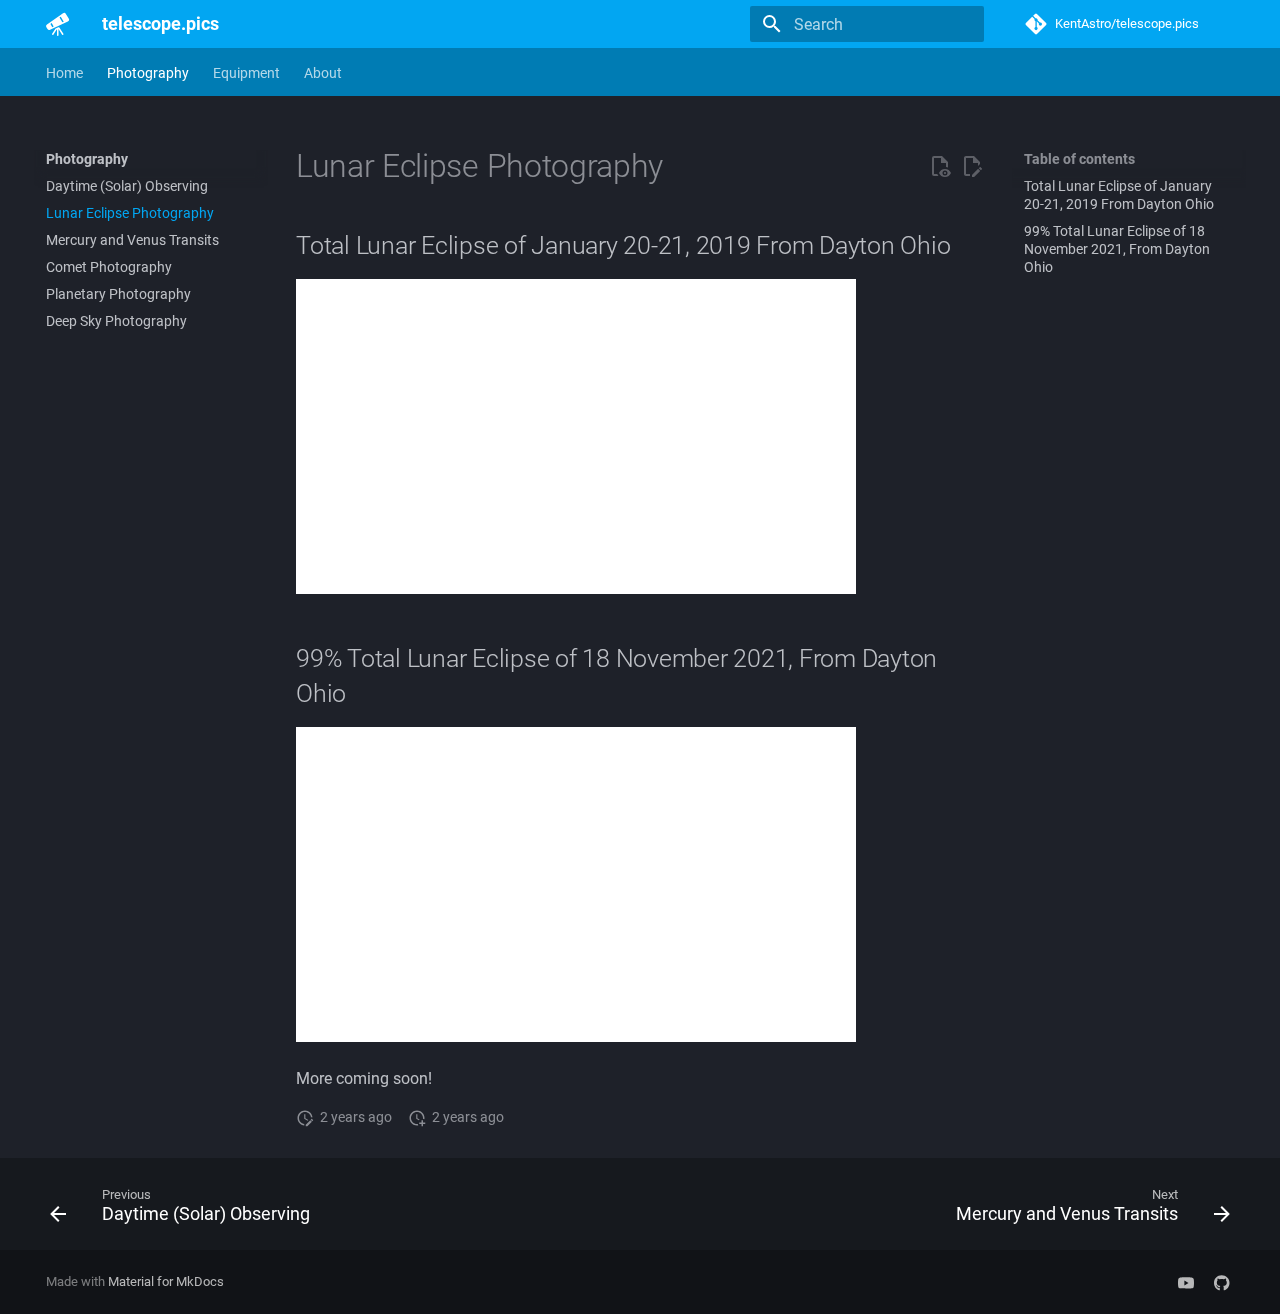
<file: photography/lunar/index.html>
<!doctype html>
<html lang="en" class="no-js">
  <head>
    
      <meta charset="utf-8">
      <meta name="viewport" content="width=device-width,initial-scale=1">
      
      
      
        <link rel="canonical" href="https://telescope.pics/photography/lunar/">
      
      
        <link rel="prev" href="../solar/">
      
      
        <link rel="next" href="../innerplanettransits/">
      
      
      <link rel="icon" href="../../img/favicon.svg">
      <meta name="generator" content="mkdocs-1.5.3, mkdocs-material-9.5.3">
    
    
      
        <title>Lunar Eclipse Photography - telescope.pics</title>
      
    
    
      <link rel="stylesheet" href="../../assets/stylesheets/main.50c56a3b.min.css">
      
        
        <link rel="stylesheet" href="../../assets/stylesheets/palette.06af60db.min.css">
      
      


    
    
      
    
    
      
        
        
        
        <link rel="stylesheet" href="../../assets/external/fonts.googleapis.com/css.49ea35f2.css">
        <style>:root{--md-text-font:"Roboto";--md-code-font:"Roboto Mono"}</style>
      
    
    
      <link rel="stylesheet" href="../../css/timeago.css">
    
      <link rel="stylesheet" href="../../css/custom.css">
    
    <script>__md_scope=new URL("../..",location),__md_hash=e=>[...e].reduce((e,_)=>(e<<5)-e+_.charCodeAt(0),0),__md_get=(e,_=localStorage,t=__md_scope)=>JSON.parse(_.getItem(t.pathname+"."+e)),__md_set=(e,_,t=localStorage,a=__md_scope)=>{try{t.setItem(a.pathname+"."+e,JSON.stringify(_))}catch(e){}}</script>
    
      

    
    
    
   <link href="../../assets/stylesheets/glightbox.min.css" rel="stylesheet"/><style>
    html.glightbox-open { overflow: initial; height: 100%; }
    .gslide-title { margin-top: 0px; user-select: text; }
    .gslide-desc { color: #666; user-select: text; }
    .gslide-image img { background: white; }
    .gscrollbar-fixer { padding-right: 15px; }
    .gdesc-inner { font-size: 0.75rem; }
    body[data-md-color-scheme="slate"] .gdesc-inner { background: var(--md-default-bg-color);}
    body[data-md-color-scheme="slate"] .gslide-title { color: var(--md-default-fg-color);}
    body[data-md-color-scheme="slate"] .gslide-desc { color: var(--md-default-fg-color);}</style> <script src="../../assets/javascripts/glightbox.min.js"></script></head>
  
  
    
    
    
    
    
    <body dir="ltr" data-md-color-scheme="slate" data-md-color-primary="light-blue" data-md-color-accent="lime">
  
    
    <input class="md-toggle" data-md-toggle="drawer" type="checkbox" id="__drawer" autocomplete="off">
    <input class="md-toggle" data-md-toggle="search" type="checkbox" id="__search" autocomplete="off">
    <label class="md-overlay" for="__drawer"></label>
    <div data-md-component="skip">
      
        
        <a href="#lunar-eclipse-photography" class="md-skip">
          Skip to content
        </a>
      
    </div>
    <div data-md-component="announce">
      
    </div>
    
    
      

<header class="md-header" data-md-component="header">
  <nav class="md-header__inner md-grid" aria-label="Header">
    <a href="../.." title="telescope.pics" class="md-header__button md-logo" aria-label="telescope.pics" data-md-component="logo">
      
  
  <svg xmlns="http://www.w3.org/2000/svg" viewBox="0 0 24 24"><path d="M17.155 22.87a.75.75 0 0 0 .226-1.036l-4-6.239a.75.75 0 0 0-.941-.277l-2.75 1.25a.75.75 0 0 0-.318.273l-3.25 4.989a.75.75 0 0 0 1.256.819l3.131-4.806.51-.232v5.64a.75.75 0 1 0 1.5 0v-6.22l3.6 5.613a.75.75 0 0 0 1.036.226ZM.408 15.13a2 2 0 0 1 .59-2.642L17.038 1.33a1.999 1.999 0 0 1 2.85.602l2.828 4.644a2 2 0 0 1-.851 2.847l-17.762 8.43a2 2 0 0 1-2.59-.807Zm13.105-9.521 2.857 4.76 1.361-.646-2.984-4.973Zm-7.842 5.455-1.235.86 1.862 3.225 1.36-.645Z"/></svg>

    </a>
    <label class="md-header__button md-icon" for="__drawer">
      
      <svg xmlns="http://www.w3.org/2000/svg" viewBox="0 0 24 24"><path d="M3 6h18v2H3V6m0 5h18v2H3v-2m0 5h18v2H3v-2Z"/></svg>
    </label>
    <div class="md-header__title" data-md-component="header-title">
      <div class="md-header__ellipsis">
        <div class="md-header__topic">
          <span class="md-ellipsis">
            telescope.pics
          </span>
        </div>
        <div class="md-header__topic" data-md-component="header-topic">
          <span class="md-ellipsis">
            
              Lunar Eclipse Photography
            
          </span>
        </div>
      </div>
    </div>
    
      
    
    
    
    
      <label class="md-header__button md-icon" for="__search">
        
        <svg xmlns="http://www.w3.org/2000/svg" viewBox="0 0 24 24"><path d="M9.5 3A6.5 6.5 0 0 1 16 9.5c0 1.61-.59 3.09-1.56 4.23l.27.27h.79l5 5-1.5 1.5-5-5v-.79l-.27-.27A6.516 6.516 0 0 1 9.5 16 6.5 6.5 0 0 1 3 9.5 6.5 6.5 0 0 1 9.5 3m0 2C7 5 5 7 5 9.5S7 14 9.5 14 14 12 14 9.5 12 5 9.5 5Z"/></svg>
      </label>
      <div class="md-search" data-md-component="search" role="dialog">
  <label class="md-search__overlay" for="__search"></label>
  <div class="md-search__inner" role="search">
    <form class="md-search__form" name="search">
      <input type="text" class="md-search__input" name="query" aria-label="Search" placeholder="Search" autocapitalize="off" autocorrect="off" autocomplete="off" spellcheck="false" data-md-component="search-query" required>
      <label class="md-search__icon md-icon" for="__search">
        
        <svg xmlns="http://www.w3.org/2000/svg" viewBox="0 0 24 24"><path d="M9.5 3A6.5 6.5 0 0 1 16 9.5c0 1.61-.59 3.09-1.56 4.23l.27.27h.79l5 5-1.5 1.5-5-5v-.79l-.27-.27A6.516 6.516 0 0 1 9.5 16 6.5 6.5 0 0 1 3 9.5 6.5 6.5 0 0 1 9.5 3m0 2C7 5 5 7 5 9.5S7 14 9.5 14 14 12 14 9.5 12 5 9.5 5Z"/></svg>
        
        <svg xmlns="http://www.w3.org/2000/svg" viewBox="0 0 24 24"><path d="M20 11v2H8l5.5 5.5-1.42 1.42L4.16 12l7.92-7.92L13.5 5.5 8 11h12Z"/></svg>
      </label>
      <nav class="md-search__options" aria-label="Search">
        
        <button type="reset" class="md-search__icon md-icon" title="Clear" aria-label="Clear" tabindex="-1">
          
          <svg xmlns="http://www.w3.org/2000/svg" viewBox="0 0 24 24"><path d="M19 6.41 17.59 5 12 10.59 6.41 5 5 6.41 10.59 12 5 17.59 6.41 19 12 13.41 17.59 19 19 17.59 13.41 12 19 6.41Z"/></svg>
        </button>
      </nav>
      
    </form>
    <div class="md-search__output">
      <div class="md-search__scrollwrap" data-md-scrollfix>
        <div class="md-search-result" data-md-component="search-result">
          <div class="md-search-result__meta">
            Initializing search
          </div>
          <ol class="md-search-result__list" role="presentation"></ol>
        </div>
      </div>
    </div>
  </div>
</div>
    
    
      <div class="md-header__source">
        <a href="https://github.com/KentAstro/telescope.pics" title="Go to repository" class="md-source" data-md-component="source">
  <div class="md-source__icon md-icon">
    
    <svg xmlns="http://www.w3.org/2000/svg" viewBox="0 0 448 512"><!--! Font Awesome Free 6.5.1 by @fontawesome - https://fontawesome.com License - https://fontawesome.com/license/free (Icons: CC BY 4.0, Fonts: SIL OFL 1.1, Code: MIT License) Copyright 2023 Fonticons, Inc.--><path d="M439.55 236.05 244 40.45a28.87 28.87 0 0 0-40.81 0l-40.66 40.63 51.52 51.52c27.06-9.14 52.68 16.77 43.39 43.68l49.66 49.66c34.23-11.8 61.18 31 35.47 56.69-26.49 26.49-70.21-2.87-56-37.34L240.22 199v121.85c25.3 12.54 22.26 41.85 9.08 55a34.34 34.34 0 0 1-48.55 0c-17.57-17.6-11.07-46.91 11.25-56v-123c-20.8-8.51-24.6-30.74-18.64-45L142.57 101 8.45 235.14a28.86 28.86 0 0 0 0 40.81l195.61 195.6a28.86 28.86 0 0 0 40.8 0l194.69-194.69a28.86 28.86 0 0 0 0-40.81z"/></svg>
  </div>
  <div class="md-source__repository">
    KentAstro/telescope.pics
  </div>
</a>
      </div>
    
  </nav>
  
</header>
    
    <div class="md-container" data-md-component="container">
      
      
        
          
            
<nav class="md-tabs" aria-label="Tabs" data-md-component="tabs">
  <div class="md-grid">
    <ul class="md-tabs__list">
      
        
  
  
  
    <li class="md-tabs__item">
      <a href="../.." class="md-tabs__link">
        
  
    
  
  Home

      </a>
    </li>
  

      
        
  
  
    
  
  
    
    
      <li class="md-tabs__item md-tabs__item--active">
        <a href="../" class="md-tabs__link">
          
  
    
  
  Photography

        </a>
      </li>
    
  

      
        
  
  
  
    
    
      <li class="md-tabs__item">
        <a href="../../equipment/" class="md-tabs__link">
          
  
    
  
  Equipment

        </a>
      </li>
    
  

      
        
  
  
  
    
    
      <li class="md-tabs__item">
        <a href="../../about/" class="md-tabs__link">
          
  
    
  
  About

        </a>
      </li>
    
  

      
    </ul>
  </div>
</nav>
          
        
      
      <main class="md-main" data-md-component="main">
        <div class="md-main__inner md-grid">
          
            
              
              <div class="md-sidebar md-sidebar--primary" data-md-component="sidebar" data-md-type="navigation" >
                <div class="md-sidebar__scrollwrap">
                  <div class="md-sidebar__inner">
                    


  


<nav class="md-nav md-nav--primary md-nav--lifted" aria-label="Navigation" data-md-level="0">
  <label class="md-nav__title" for="__drawer">
    <a href="../.." title="telescope.pics" class="md-nav__button md-logo" aria-label="telescope.pics" data-md-component="logo">
      
  
  <svg xmlns="http://www.w3.org/2000/svg" viewBox="0 0 24 24"><path d="M17.155 22.87a.75.75 0 0 0 .226-1.036l-4-6.239a.75.75 0 0 0-.941-.277l-2.75 1.25a.75.75 0 0 0-.318.273l-3.25 4.989a.75.75 0 0 0 1.256.819l3.131-4.806.51-.232v5.64a.75.75 0 1 0 1.5 0v-6.22l3.6 5.613a.75.75 0 0 0 1.036.226ZM.408 15.13a2 2 0 0 1 .59-2.642L17.038 1.33a1.999 1.999 0 0 1 2.85.602l2.828 4.644a2 2 0 0 1-.851 2.847l-17.762 8.43a2 2 0 0 1-2.59-.807Zm13.105-9.521 2.857 4.76 1.361-.646-2.984-4.973Zm-7.842 5.455-1.235.86 1.862 3.225 1.36-.645Z"/></svg>

    </a>
    telescope.pics
  </label>
  
    <div class="md-nav__source">
      <a href="https://github.com/KentAstro/telescope.pics" title="Go to repository" class="md-source" data-md-component="source">
  <div class="md-source__icon md-icon">
    
    <svg xmlns="http://www.w3.org/2000/svg" viewBox="0 0 448 512"><!--! Font Awesome Free 6.5.1 by @fontawesome - https://fontawesome.com License - https://fontawesome.com/license/free (Icons: CC BY 4.0, Fonts: SIL OFL 1.1, Code: MIT License) Copyright 2023 Fonticons, Inc.--><path d="M439.55 236.05 244 40.45a28.87 28.87 0 0 0-40.81 0l-40.66 40.63 51.52 51.52c27.06-9.14 52.68 16.77 43.39 43.68l49.66 49.66c34.23-11.8 61.18 31 35.47 56.69-26.49 26.49-70.21-2.87-56-37.34L240.22 199v121.85c25.3 12.54 22.26 41.85 9.08 55a34.34 34.34 0 0 1-48.55 0c-17.57-17.6-11.07-46.91 11.25-56v-123c-20.8-8.51-24.6-30.74-18.64-45L142.57 101 8.45 235.14a28.86 28.86 0 0 0 0 40.81l195.61 195.6a28.86 28.86 0 0 0 40.8 0l194.69-194.69a28.86 28.86 0 0 0 0-40.81z"/></svg>
  </div>
  <div class="md-source__repository">
    KentAstro/telescope.pics
  </div>
</a>
    </div>
  
  <ul class="md-nav__list" data-md-scrollfix>
    
      
      
  
  
  
  
    <li class="md-nav__item">
      <a href="../.." class="md-nav__link">
        
  
  <span class="md-ellipsis">
    Home
  </span>
  

      </a>
    </li>
  

    
      
      
  
  
    
  
  
  
    
    
      
        
          
        
      
        
      
        
      
        
      
        
      
        
      
        
      
    
    
    
    
      
      
    
    <li class="md-nav__item md-nav__item--active md-nav__item--section md-nav__item--nested">
      
        
        
        
        <input class="md-nav__toggle md-toggle " type="checkbox" id="__nav_2" checked>
        
          
          
          <div class="md-nav__link md-nav__container">
            <a href="../" class="md-nav__link ">
              
  
  <span class="md-ellipsis">
    Photography
  </span>
  

            </a>
            
              
              <label class="md-nav__link " for="__nav_2" id="__nav_2_label" tabindex="">
                <span class="md-nav__icon md-icon"></span>
              </label>
            
          </div>
        
        <nav class="md-nav" data-md-level="1" aria-labelledby="__nav_2_label" aria-expanded="true">
          <label class="md-nav__title" for="__nav_2">
            <span class="md-nav__icon md-icon"></span>
            Photography
          </label>
          <ul class="md-nav__list" data-md-scrollfix>
            
              
            
              
                
  
  
  
  
    <li class="md-nav__item">
      <a href="../solar/" class="md-nav__link">
        
  
  <span class="md-ellipsis">
    Daytime (Solar) Observing
  </span>
  

      </a>
    </li>
  

              
            
              
                
  
  
    
  
  
  
    <li class="md-nav__item md-nav__item--active">
      
      <input class="md-nav__toggle md-toggle" type="checkbox" id="__toc">
      
      
        
      
      
        <label class="md-nav__link md-nav__link--active" for="__toc">
          
  
  <span class="md-ellipsis">
    Lunar Eclipse Photography
  </span>
  

          <span class="md-nav__icon md-icon"></span>
        </label>
      
      <a href="./" class="md-nav__link md-nav__link--active">
        
  
  <span class="md-ellipsis">
    Lunar Eclipse Photography
  </span>
  

      </a>
      
        

<nav class="md-nav md-nav--secondary" aria-label="Table of contents">
  
  
  
    
  
  
    <label class="md-nav__title" for="__toc">
      <span class="md-nav__icon md-icon"></span>
      Table of contents
    </label>
    <ul class="md-nav__list" data-md-component="toc" data-md-scrollfix>
      
        <li class="md-nav__item">
  <a href="#total-lunar-eclipse-of-january-20-21-2019-from-dayton-ohio" class="md-nav__link">
    <span class="md-ellipsis">
      Total Lunar Eclipse of January 20-21, 2019 From Dayton Ohio
    </span>
  </a>
  
</li>
      
        <li class="md-nav__item">
  <a href="#99-total-lunar-eclipse-of-18-november-2021-from-dayton-ohio" class="md-nav__link">
    <span class="md-ellipsis">
      99% Total Lunar Eclipse of 18 November 2021, From Dayton Ohio
    </span>
  </a>
  
</li>
      
    </ul>
  
</nav>
      
    </li>
  

              
            
              
                
  
  
  
  
    <li class="md-nav__item">
      <a href="../innerplanettransits/" class="md-nav__link">
        
  
  <span class="md-ellipsis">
    Mercury and Venus Transits
  </span>
  

      </a>
    </li>
  

              
            
              
                
  
  
  
  
    <li class="md-nav__item">
      <a href="../comet/" class="md-nav__link">
        
  
  <span class="md-ellipsis">
    Comet Photography
  </span>
  

      </a>
    </li>
  

              
            
              
                
  
  
  
  
    <li class="md-nav__item">
      <a href="../planetary/" class="md-nav__link">
        
  
  <span class="md-ellipsis">
    Planetary Photography
  </span>
  

      </a>
    </li>
  

              
            
              
                
  
  
  
  
    <li class="md-nav__item">
      <a href="../deep-sky/" class="md-nav__link">
        
  
  <span class="md-ellipsis">
    Deep Sky Photography
  </span>
  

      </a>
    </li>
  

              
            
          </ul>
        </nav>
      
    </li>
  

    
      
      
  
  
  
  
    
    
      
        
          
        
      
    
    
    
    
      
      
    
    <li class="md-nav__item md-nav__item--section md-nav__item--nested">
      
        
        
        
        <input class="md-nav__toggle md-toggle " type="checkbox" id="__nav_3" >
        
          
          
          <div class="md-nav__link md-nav__container">
            <a href="../../equipment/" class="md-nav__link ">
              
  
  <span class="md-ellipsis">
    Equipment
  </span>
  

            </a>
            
          </div>
        
        <nav class="md-nav" data-md-level="1" aria-labelledby="__nav_3_label" aria-expanded="false">
          <label class="md-nav__title" for="__nav_3">
            <span class="md-nav__icon md-icon"></span>
            Equipment
          </label>
          <ul class="md-nav__list" data-md-scrollfix>
            
              
            
          </ul>
        </nav>
      
    </li>
  

    
      
      
  
  
  
  
    
    
      
        
          
        
      
    
    
    
    
      
      
    
    <li class="md-nav__item md-nav__item--section md-nav__item--nested">
      
        
        
        
        <input class="md-nav__toggle md-toggle " type="checkbox" id="__nav_4" >
        
          
          
          <div class="md-nav__link md-nav__container">
            <a href="../../about/" class="md-nav__link ">
              
  
  <span class="md-ellipsis">
    About
  </span>
  

            </a>
            
          </div>
        
        <nav class="md-nav" data-md-level="1" aria-labelledby="__nav_4_label" aria-expanded="false">
          <label class="md-nav__title" for="__nav_4">
            <span class="md-nav__icon md-icon"></span>
            About
          </label>
          <ul class="md-nav__list" data-md-scrollfix>
            
              
            
          </ul>
        </nav>
      
    </li>
  

    
  </ul>
</nav>
                  </div>
                </div>
              </div>
            
            
              
              <div class="md-sidebar md-sidebar--secondary" data-md-component="sidebar" data-md-type="toc" >
                <div class="md-sidebar__scrollwrap">
                  <div class="md-sidebar__inner">
                    

<nav class="md-nav md-nav--secondary" aria-label="Table of contents">
  
  
  
    
  
  
    <label class="md-nav__title" for="__toc">
      <span class="md-nav__icon md-icon"></span>
      Table of contents
    </label>
    <ul class="md-nav__list" data-md-component="toc" data-md-scrollfix>
      
        <li class="md-nav__item">
  <a href="#total-lunar-eclipse-of-january-20-21-2019-from-dayton-ohio" class="md-nav__link">
    <span class="md-ellipsis">
      Total Lunar Eclipse of January 20-21, 2019 From Dayton Ohio
    </span>
  </a>
  
</li>
      
        <li class="md-nav__item">
  <a href="#99-total-lunar-eclipse-of-18-november-2021-from-dayton-ohio" class="md-nav__link">
    <span class="md-ellipsis">
      99% Total Lunar Eclipse of 18 November 2021, From Dayton Ohio
    </span>
  </a>
  
</li>
      
    </ul>
  
</nav>
                  </div>
                </div>
              </div>
            
          
          
            <div class="md-content" data-md-component="content">
              <article class="md-content__inner md-typeset">
                
                  
<!--
  Copyright (c) 2016-2023 Martin Donath <martin.donath@squidfunk.com>

  Permission is hereby granted, free of charge, to any person obtaining a copy
  of this software and associated documentation files (the "Software"), to
  deal in the Software without restriction, including without limitation the
  rights to use, copy, modify, merge, publish, distribute, sublicense, and/or
  sell copies of the Software, and to permit persons to whom the Software is
  furnished to do so, subject to the following conditions:

  The above copyright notice and this permission notice shall be included in
  all copies or substantial portions of the Software.

  THE SOFTWARE IS PROVIDED "AS IS", WITHOUT WARRANTY OF ANY KIND, EXPRESS OR
  IMPLIED, INCLUDING BUT NOT LIMITED TO THE WARRANTIES OF MERCHANTABILITY,
  FITNESS FOR A PARTICULAR PURPOSE AND NON-INFRINGEMENT. IN NO EVENT SHALL THE
  AUTHORS OR COPYRIGHT HOLDERS BE LIABLE FOR ANY CLAIM, DAMAGES OR OTHER
  LIABILITY, WHETHER IN AN ACTION OF CONTRACT, TORT OR OTHERWISE, ARISING
  FROM, OUT OF OR IN CONNECTION WITH THE SOFTWARE OR THE USE OR OTHER DEALINGS
  IN THE SOFTWARE.
-->

<!-- Actions -->


  <!-- Edit button -->
  
    <a href="https://github.com/KentAstro/telescope.pics/edit/main/docs/photography/lunar.md" title="Edit this page" class="md-content__button md-icon">
      
      <svg xmlns="http://www.w3.org/2000/svg" viewBox="0 0 24 24"><path d="M10 20H6V4h7v5h5v3.1l2-2V8l-6-6H6c-1.1 0-2 .9-2 2v16c0 1.1.9 2 2 2h4v-2m10.2-7c.1 0 .3.1.4.2l1.3 1.3c.2.2.2.6 0 .8l-1 1-2.1-2.1 1-1c.1-.1.2-.2.4-.2m0 3.9L14.1 23H12v-2.1l6.1-6.1 2.1 2.1Z"/></svg>
    </a>
  

  <!-- View button -->
  
    
      
    
    <a href="https://github.com/KentAstro/telescope.pics/blob/main/docs/photography/lunar.md?plain=1" title="View source of this page" class="md-content__button md-icon">
      
      <svg xmlns="http://www.w3.org/2000/svg" viewBox="0 0 24 24"><path d="M17 18c.56 0 1 .44 1 1s-.44 1-1 1-1-.44-1-1 .44-1 1-1m0-3c-2.73 0-5.06 1.66-6 4 .94 2.34 3.27 4 6 4s5.06-1.66 6-4c-.94-2.34-3.27-4-6-4m0 6.5a2.5 2.5 0 0 1-2.5-2.5 2.5 2.5 0 0 1 2.5-2.5 2.5 2.5 0 0 1 2.5 2.5 2.5 2.5 0 0 1-2.5 2.5M9.27 20H6V4h7v5h5v4.07c.7.08 1.36.25 2 .49V8l-6-6H6a2 2 0 0 0-2 2v16a2 2 0 0 0 2 2h4.5a8.15 8.15 0 0 1-1.23-2Z"/></svg>
    </a>
  


<h1 id="lunar-eclipse-photography">Lunar Eclipse Photography</h1>
<h2 id="total-lunar-eclipse-of-january-20-21-2019-from-dayton-ohio">Total Lunar Eclipse of January 20-21, 2019 From Dayton Ohio</h2>
<iframe width="560" height="315" src="https://www.youtube.com/embed/eFkeK65E3FY?si=ddW9jbik7IVdZrYS" title="YouTube video player" frameborder="0" allow="accelerometer; autoplay; clipboard-write; encrypted-media; gyroscope; picture-in-picture; web-share" allowfullscreen></iframe>

<h2 id="99-total-lunar-eclipse-of-18-november-2021-from-dayton-ohio">99% Total Lunar Eclipse of 18 November 2021, From Dayton Ohio</h2>
<iframe width="560" height="315" src="https://www.youtube.com/embed/TXjdJpeyab8?si=a3XD8SmaoO1a0P8d" title="YouTube video player" frameborder="0" allow="accelerometer; autoplay; clipboard-write; encrypted-media; gyroscope; picture-in-picture; web-share" allowfullscreen></iframe>

<p>More coming soon!</p>







  
    
  
  
    
  


  <aside class="md-source-file">
    
      
  <span class="md-source-file__fact">
    <span class="md-icon" title="Last update">
      <svg xmlns="http://www.w3.org/2000/svg" viewBox="0 0 24 24"><path d="M21 13.1c-.1 0-.3.1-.4.2l-1 1 2.1 2.1 1-1c.2-.2.2-.6 0-.8l-1.3-1.3c-.1-.1-.2-.2-.4-.2m-1.9 1.8-6.1 6V23h2.1l6.1-6.1-2.1-2M12.5 7v5.2l4 2.4-1 1L11 13V7h1.5M11 21.9c-5.1-.5-9-4.8-9-9.9C2 6.5 6.5 2 12 2c5.3 0 9.6 4.1 10 9.3-.3-.1-.6-.2-1-.2s-.7.1-1 .2C19.6 7.2 16.2 4 12 4c-4.4 0-8 3.6-8 8 0 4.1 3.1 7.5 7.1 7.9l-.1.2v1.8Z"/></svg>
    </span>
    <span class="git-revision-date-localized-plugin git-revision-date-localized-plugin-timeago"><span class="timeago" datetime="2024-01-24T21:53:53+00:00" locale="en"></span></span><span class="git-revision-date-localized-plugin git-revision-date-localized-plugin-iso_date">2024-01-24</span>
  </span>

    
    
      
  <span class="md-source-file__fact">
    <span class="md-icon" title="Created">
      <svg xmlns="http://www.w3.org/2000/svg" viewBox="0 0 24 24"><path d="M14.47 15.08 11 13V7h1.5v5.25l3.08 1.83c-.41.28-.79.62-1.11 1m-1.39 4.84c-.36.05-.71.08-1.08.08-4.42 0-8-3.58-8-8s3.58-8 8-8 8 3.58 8 8c0 .37-.03.72-.08 1.08.69.1 1.33.32 1.92.64.1-.56.16-1.13.16-1.72 0-5.5-4.5-10-10-10S2 6.5 2 12s4.47 10 10 10c.59 0 1.16-.06 1.72-.16-.32-.59-.54-1.23-.64-1.92M18 15v3h-3v2h3v3h2v-3h3v-2h-3v-3h-2Z"/></svg>
    </span>
    <span class="git-revision-date-localized-plugin git-revision-date-localized-plugin-timeago"><span class="timeago" datetime="2024-01-10T00:49:31+00:00" locale="en"></span></span><span class="git-revision-date-localized-plugin git-revision-date-localized-plugin-iso_date">2024-01-10</span>
  </span>

    
    
    
  </aside>





                
              </article>
            </div>
          
          
<script>var target=document.getElementById(location.hash.slice(1));target&&target.name&&(target.checked=target.name.startsWith("__tabbed_"))</script>
        </div>
        
      </main>
      
        <footer class="md-footer">
  
    
      
      <nav class="md-footer__inner md-grid" aria-label="Footer" >
        
          
          <a href="../solar/" class="md-footer__link md-footer__link--prev" aria-label="Previous: Daytime (Solar) Observing">
            <div class="md-footer__button md-icon">
              
              <svg xmlns="http://www.w3.org/2000/svg" viewBox="0 0 24 24"><path d="M20 11v2H8l5.5 5.5-1.42 1.42L4.16 12l7.92-7.92L13.5 5.5 8 11h12Z"/></svg>
            </div>
            <div class="md-footer__title">
              <span class="md-footer__direction">
                Previous
              </span>
              <div class="md-ellipsis">
                Daytime (Solar) Observing
              </div>
            </div>
          </a>
        
        
          
          <a href="../innerplanettransits/" class="md-footer__link md-footer__link--next" aria-label="Next: Mercury and Venus Transits">
            <div class="md-footer__title">
              <span class="md-footer__direction">
                Next
              </span>
              <div class="md-ellipsis">
                Mercury and Venus Transits
              </div>
            </div>
            <div class="md-footer__button md-icon">
              
              <svg xmlns="http://www.w3.org/2000/svg" viewBox="0 0 24 24"><path d="M4 11v2h12l-5.5 5.5 1.42 1.42L19.84 12l-7.92-7.92L10.5 5.5 16 11H4Z"/></svg>
            </div>
          </a>
        
      </nav>
    
  
  <div class="md-footer-meta md-typeset">
    <div class="md-footer-meta__inner md-grid">
      <div class="md-copyright">
  
  
    Made with
    <a href="https://squidfunk.github.io/mkdocs-material/" target="_blank" rel="noopener">
      Material for MkDocs
    </a>
  
</div>
      
        <div class="md-social">
  
    
    
    
    
    <a href="https://www.youtube.com/channel/UCcCOe9JvkxQDhEwkmTEv08A" target="_blank" rel="noopener" title="YouTube Channel" class="md-social__link">
      <svg xmlns="http://www.w3.org/2000/svg" viewBox="0 0 24 24"><path d="M23.498 6.186a3.016 3.016 0 0 0-2.122-2.136C19.505 3.545 12 3.545 12 3.545s-7.505 0-9.377.505A3.017 3.017 0 0 0 .502 6.186C0 8.07 0 12 0 12s0 3.93.502 5.814a3.016 3.016 0 0 0 2.122 2.136c1.871.505 9.376.505 9.376.505s7.505 0 9.377-.505a3.015 3.015 0 0 0 2.122-2.136C24 15.93 24 12 24 12s0-3.93-.502-5.814zM9.545 15.568V8.432L15.818 12l-6.273 3.568z"/></svg>
    </a>
  
    
    
    
    
    <a href="https://github.com/KentAstro" target="_blank" rel="noopener" title="KentAstro on GitHub" class="md-social__link">
      <svg xmlns="http://www.w3.org/2000/svg" viewBox="0 0 496 512"><!--! Font Awesome Free 6.5.1 by @fontawesome - https://fontawesome.com License - https://fontawesome.com/license/free (Icons: CC BY 4.0, Fonts: SIL OFL 1.1, Code: MIT License) Copyright 2023 Fonticons, Inc.--><path d="M165.9 397.4c0 2-2.3 3.6-5.2 3.6-3.3.3-5.6-1.3-5.6-3.6 0-2 2.3-3.6 5.2-3.6 3-.3 5.6 1.3 5.6 3.6zm-31.1-4.5c-.7 2 1.3 4.3 4.3 4.9 2.6 1 5.6 0 6.2-2s-1.3-4.3-4.3-5.2c-2.6-.7-5.5.3-6.2 2.3zm44.2-1.7c-2.9.7-4.9 2.6-4.6 4.9.3 2 2.9 3.3 5.9 2.6 2.9-.7 4.9-2.6 4.6-4.6-.3-1.9-3-3.2-5.9-2.9zM244.8 8C106.1 8 0 113.3 0 252c0 110.9 69.8 205.8 169.5 239.2 12.8 2.3 17.3-5.6 17.3-12.1 0-6.2-.3-40.4-.3-61.4 0 0-70 15-84.7-29.8 0 0-11.4-29.1-27.8-36.6 0 0-22.9-15.7 1.6-15.4 0 0 24.9 2 38.6 25.8 21.9 38.6 58.6 27.5 72.9 20.9 2.3-16 8.8-27.1 16-33.7-55.9-6.2-112.3-14.3-112.3-110.5 0-27.5 7.6-41.3 23.6-58.9-2.6-6.5-11.1-33.3 2.6-67.9 20.9-6.5 69 27 69 27 20-5.6 41.5-8.5 62.8-8.5s42.8 2.9 62.8 8.5c0 0 48.1-33.6 69-27 13.7 34.7 5.2 61.4 2.6 67.9 16 17.7 25.8 31.5 25.8 58.9 0 96.5-58.9 104.2-114.8 110.5 9.2 7.9 17 22.9 17 46.4 0 33.7-.3 75.4-.3 83.6 0 6.5 4.6 14.4 17.3 12.1C428.2 457.8 496 362.9 496 252 496 113.3 383.5 8 244.8 8zM97.2 352.9c-1.3 1-1 3.3.7 5.2 1.6 1.6 3.9 2.3 5.2 1 1.3-1 1-3.3-.7-5.2-1.6-1.6-3.9-2.3-5.2-1zm-10.8-8.1c-.7 1.3.3 2.9 2.3 3.9 1.6 1 3.6.7 4.3-.7.7-1.3-.3-2.9-2.3-3.9-2-.6-3.6-.3-4.3.7zm32.4 35.6c-1.6 1.3-1 4.3 1.3 6.2 2.3 2.3 5.2 2.6 6.5 1 1.3-1.3.7-4.3-1.3-6.2-2.2-2.3-5.2-2.6-6.5-1zm-11.4-14.7c-1.6 1-1.6 3.6 0 5.9 1.6 2.3 4.3 3.3 5.6 2.3 1.6-1.3 1.6-3.9 0-6.2-1.4-2.3-4-3.3-5.6-2z"/></svg>
    </a>
  
</div>
      
    </div>
  </div>
</footer>
      
    </div>
    <div class="md-dialog" data-md-component="dialog">
      <div class="md-dialog__inner md-typeset"></div>
    </div>
    
    
    <script id="__config" type="application/json">{"base": "../..", "features": ["content.action.edit", "content.action.view", "content.tooltips", "navigation.footer", "navigation.indexes", "navigation.sections", "navigation.tabs"], "search": "../../assets/javascripts/workers/search.f886a092.min.js", "translations": {"clipboard.copied": "Copied to clipboard", "clipboard.copy": "Copy to clipboard", "search.result.more.one": "1 more on this page", "search.result.more.other": "# more on this page", "search.result.none": "No matching documents", "search.result.one": "1 matching document", "search.result.other": "# matching documents", "search.result.placeholder": "Type to start searching", "search.result.term.missing": "Missing", "select.version": "Select version"}}</script>
    
    
      <script src="../../assets/javascripts/bundle.d7c377c4.min.js"></script>
      
        <script src="../../js/timeago.min.js"></script>
      
        <script src="../../js/timeago_mkdocs_material.js"></script>
      
    
  <script>document$.subscribe(() => {document.querySelectorAll('.glightbox').forEach(function(element) {
    var imgSrc = element.querySelector('img').src;
    element.setAttribute('href', imgSrc);
});
const lightbox = GLightbox({"touchNavigation": true, "loop": false, "zoomable": true, "draggable": true, "openEffect": "zoom", "closeEffect": "zoom", "slideEffect": "slide"});})</script></body>
</html>
</file>
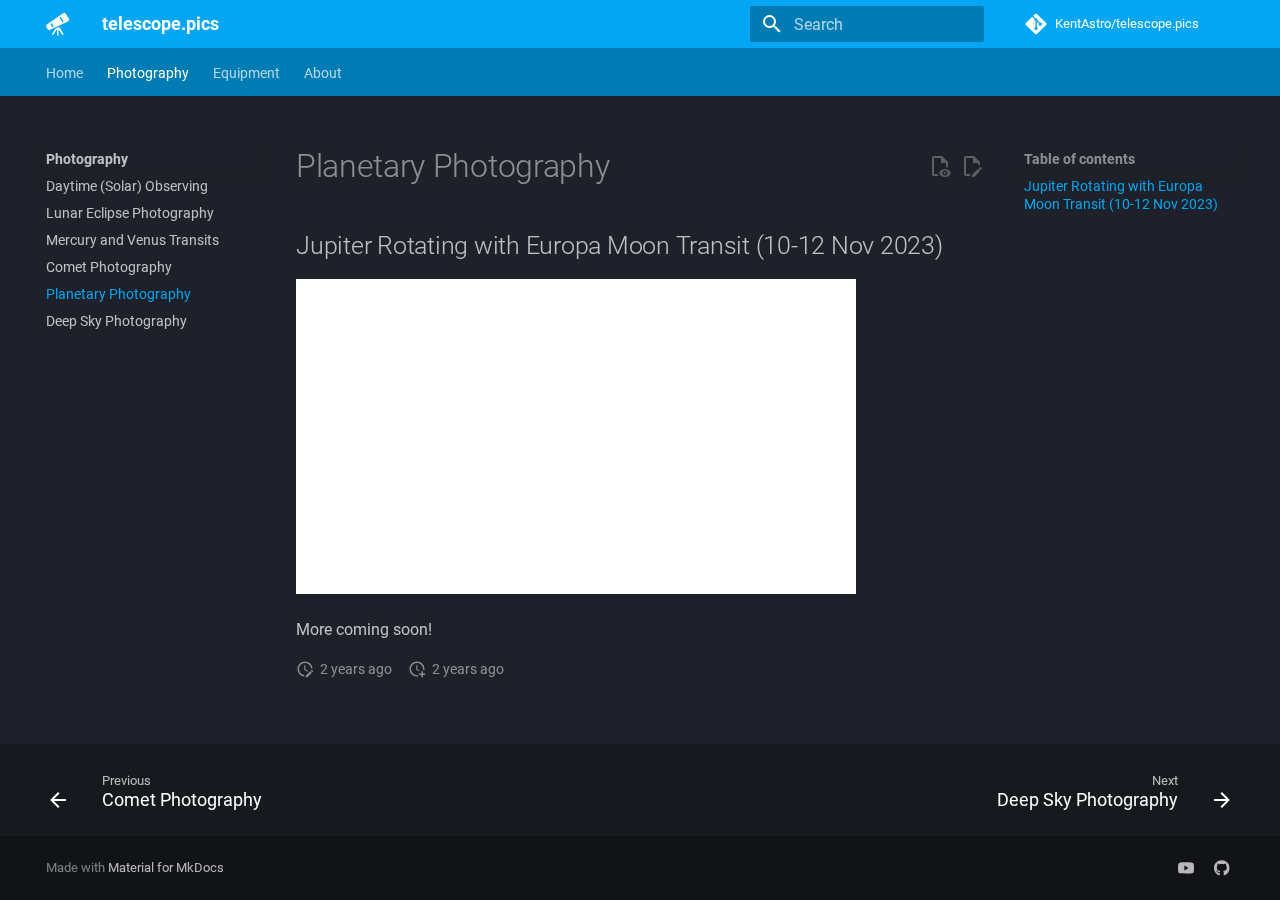
<file: photography/planetary/index.html>
<!doctype html>
<html lang="en" class="no-js">
  <head>
    
      <meta charset="utf-8">
      <meta name="viewport" content="width=device-width,initial-scale=1">
      
      
      
        <link rel="canonical" href="https://telescope.pics/photography/planetary/">
      
      
        <link rel="prev" href="../comet/">
      
      
        <link rel="next" href="../deep-sky/">
      
      
      <link rel="icon" href="../../img/favicon.svg">
      <meta name="generator" content="mkdocs-1.5.3, mkdocs-material-9.5.3">
    
    
      
        <title>Planetary Photography - telescope.pics</title>
      
    
    
      <link rel="stylesheet" href="../../assets/stylesheets/main.50c56a3b.min.css">
      
        
        <link rel="stylesheet" href="../../assets/stylesheets/palette.06af60db.min.css">
      
      


    
    
      
    
    
      
        
        
        
        <link rel="stylesheet" href="../../assets/external/fonts.googleapis.com/css.49ea35f2.css">
        <style>:root{--md-text-font:"Roboto";--md-code-font:"Roboto Mono"}</style>
      
    
    
      <link rel="stylesheet" href="../../css/timeago.css">
    
      <link rel="stylesheet" href="../../css/custom.css">
    
    <script>__md_scope=new URL("../..",location),__md_hash=e=>[...e].reduce((e,_)=>(e<<5)-e+_.charCodeAt(0),0),__md_get=(e,_=localStorage,t=__md_scope)=>JSON.parse(_.getItem(t.pathname+"."+e)),__md_set=(e,_,t=localStorage,a=__md_scope)=>{try{t.setItem(a.pathname+"."+e,JSON.stringify(_))}catch(e){}}</script>
    
      

    
    
    
   <link href="../../assets/stylesheets/glightbox.min.css" rel="stylesheet"/><style>
    html.glightbox-open { overflow: initial; height: 100%; }
    .gslide-title { margin-top: 0px; user-select: text; }
    .gslide-desc { color: #666; user-select: text; }
    .gslide-image img { background: white; }
    .gscrollbar-fixer { padding-right: 15px; }
    .gdesc-inner { font-size: 0.75rem; }
    body[data-md-color-scheme="slate"] .gdesc-inner { background: var(--md-default-bg-color);}
    body[data-md-color-scheme="slate"] .gslide-title { color: var(--md-default-fg-color);}
    body[data-md-color-scheme="slate"] .gslide-desc { color: var(--md-default-fg-color);}</style> <script src="../../assets/javascripts/glightbox.min.js"></script></head>
  
  
    
    
    
    
    
    <body dir="ltr" data-md-color-scheme="slate" data-md-color-primary="light-blue" data-md-color-accent="lime">
  
    
    <input class="md-toggle" data-md-toggle="drawer" type="checkbox" id="__drawer" autocomplete="off">
    <input class="md-toggle" data-md-toggle="search" type="checkbox" id="__search" autocomplete="off">
    <label class="md-overlay" for="__drawer"></label>
    <div data-md-component="skip">
      
        
        <a href="#planetary-photography" class="md-skip">
          Skip to content
        </a>
      
    </div>
    <div data-md-component="announce">
      
    </div>
    
    
      

<header class="md-header" data-md-component="header">
  <nav class="md-header__inner md-grid" aria-label="Header">
    <a href="../.." title="telescope.pics" class="md-header__button md-logo" aria-label="telescope.pics" data-md-component="logo">
      
  
  <svg xmlns="http://www.w3.org/2000/svg" viewBox="0 0 24 24"><path d="M17.155 22.87a.75.75 0 0 0 .226-1.036l-4-6.239a.75.75 0 0 0-.941-.277l-2.75 1.25a.75.75 0 0 0-.318.273l-3.25 4.989a.75.75 0 0 0 1.256.819l3.131-4.806.51-.232v5.64a.75.75 0 1 0 1.5 0v-6.22l3.6 5.613a.75.75 0 0 0 1.036.226ZM.408 15.13a2 2 0 0 1 .59-2.642L17.038 1.33a1.999 1.999 0 0 1 2.85.602l2.828 4.644a2 2 0 0 1-.851 2.847l-17.762 8.43a2 2 0 0 1-2.59-.807Zm13.105-9.521 2.857 4.76 1.361-.646-2.984-4.973Zm-7.842 5.455-1.235.86 1.862 3.225 1.36-.645Z"/></svg>

    </a>
    <label class="md-header__button md-icon" for="__drawer">
      
      <svg xmlns="http://www.w3.org/2000/svg" viewBox="0 0 24 24"><path d="M3 6h18v2H3V6m0 5h18v2H3v-2m0 5h18v2H3v-2Z"/></svg>
    </label>
    <div class="md-header__title" data-md-component="header-title">
      <div class="md-header__ellipsis">
        <div class="md-header__topic">
          <span class="md-ellipsis">
            telescope.pics
          </span>
        </div>
        <div class="md-header__topic" data-md-component="header-topic">
          <span class="md-ellipsis">
            
              Planetary Photography
            
          </span>
        </div>
      </div>
    </div>
    
      
    
    
    
    
      <label class="md-header__button md-icon" for="__search">
        
        <svg xmlns="http://www.w3.org/2000/svg" viewBox="0 0 24 24"><path d="M9.5 3A6.5 6.5 0 0 1 16 9.5c0 1.61-.59 3.09-1.56 4.23l.27.27h.79l5 5-1.5 1.5-5-5v-.79l-.27-.27A6.516 6.516 0 0 1 9.5 16 6.5 6.5 0 0 1 3 9.5 6.5 6.5 0 0 1 9.5 3m0 2C7 5 5 7 5 9.5S7 14 9.5 14 14 12 14 9.5 12 5 9.5 5Z"/></svg>
      </label>
      <div class="md-search" data-md-component="search" role="dialog">
  <label class="md-search__overlay" for="__search"></label>
  <div class="md-search__inner" role="search">
    <form class="md-search__form" name="search">
      <input type="text" class="md-search__input" name="query" aria-label="Search" placeholder="Search" autocapitalize="off" autocorrect="off" autocomplete="off" spellcheck="false" data-md-component="search-query" required>
      <label class="md-search__icon md-icon" for="__search">
        
        <svg xmlns="http://www.w3.org/2000/svg" viewBox="0 0 24 24"><path d="M9.5 3A6.5 6.5 0 0 1 16 9.5c0 1.61-.59 3.09-1.56 4.23l.27.27h.79l5 5-1.5 1.5-5-5v-.79l-.27-.27A6.516 6.516 0 0 1 9.5 16 6.5 6.5 0 0 1 3 9.5 6.5 6.5 0 0 1 9.5 3m0 2C7 5 5 7 5 9.5S7 14 9.5 14 14 12 14 9.5 12 5 9.5 5Z"/></svg>
        
        <svg xmlns="http://www.w3.org/2000/svg" viewBox="0 0 24 24"><path d="M20 11v2H8l5.5 5.5-1.42 1.42L4.16 12l7.92-7.92L13.5 5.5 8 11h12Z"/></svg>
      </label>
      <nav class="md-search__options" aria-label="Search">
        
        <button type="reset" class="md-search__icon md-icon" title="Clear" aria-label="Clear" tabindex="-1">
          
          <svg xmlns="http://www.w3.org/2000/svg" viewBox="0 0 24 24"><path d="M19 6.41 17.59 5 12 10.59 6.41 5 5 6.41 10.59 12 5 17.59 6.41 19 12 13.41 17.59 19 19 17.59 13.41 12 19 6.41Z"/></svg>
        </button>
      </nav>
      
    </form>
    <div class="md-search__output">
      <div class="md-search__scrollwrap" data-md-scrollfix>
        <div class="md-search-result" data-md-component="search-result">
          <div class="md-search-result__meta">
            Initializing search
          </div>
          <ol class="md-search-result__list" role="presentation"></ol>
        </div>
      </div>
    </div>
  </div>
</div>
    
    
      <div class="md-header__source">
        <a href="https://github.com/KentAstro/telescope.pics" title="Go to repository" class="md-source" data-md-component="source">
  <div class="md-source__icon md-icon">
    
    <svg xmlns="http://www.w3.org/2000/svg" viewBox="0 0 448 512"><!--! Font Awesome Free 6.5.1 by @fontawesome - https://fontawesome.com License - https://fontawesome.com/license/free (Icons: CC BY 4.0, Fonts: SIL OFL 1.1, Code: MIT License) Copyright 2023 Fonticons, Inc.--><path d="M439.55 236.05 244 40.45a28.87 28.87 0 0 0-40.81 0l-40.66 40.63 51.52 51.52c27.06-9.14 52.68 16.77 43.39 43.68l49.66 49.66c34.23-11.8 61.18 31 35.47 56.69-26.49 26.49-70.21-2.87-56-37.34L240.22 199v121.85c25.3 12.54 22.26 41.85 9.08 55a34.34 34.34 0 0 1-48.55 0c-17.57-17.6-11.07-46.91 11.25-56v-123c-20.8-8.51-24.6-30.74-18.64-45L142.57 101 8.45 235.14a28.86 28.86 0 0 0 0 40.81l195.61 195.6a28.86 28.86 0 0 0 40.8 0l194.69-194.69a28.86 28.86 0 0 0 0-40.81z"/></svg>
  </div>
  <div class="md-source__repository">
    KentAstro/telescope.pics
  </div>
</a>
      </div>
    
  </nav>
  
</header>
    
    <div class="md-container" data-md-component="container">
      
      
        
          
            
<nav class="md-tabs" aria-label="Tabs" data-md-component="tabs">
  <div class="md-grid">
    <ul class="md-tabs__list">
      
        
  
  
  
    <li class="md-tabs__item">
      <a href="../.." class="md-tabs__link">
        
  
    
  
  Home

      </a>
    </li>
  

      
        
  
  
    
  
  
    
    
      <li class="md-tabs__item md-tabs__item--active">
        <a href="../" class="md-tabs__link">
          
  
    
  
  Photography

        </a>
      </li>
    
  

      
        
  
  
  
    
    
      <li class="md-tabs__item">
        <a href="../../equipment/" class="md-tabs__link">
          
  
    
  
  Equipment

        </a>
      </li>
    
  

      
        
  
  
  
    
    
      <li class="md-tabs__item">
        <a href="../../about/" class="md-tabs__link">
          
  
    
  
  About

        </a>
      </li>
    
  

      
    </ul>
  </div>
</nav>
          
        
      
      <main class="md-main" data-md-component="main">
        <div class="md-main__inner md-grid">
          
            
              
              <div class="md-sidebar md-sidebar--primary" data-md-component="sidebar" data-md-type="navigation" >
                <div class="md-sidebar__scrollwrap">
                  <div class="md-sidebar__inner">
                    


  


<nav class="md-nav md-nav--primary md-nav--lifted" aria-label="Navigation" data-md-level="0">
  <label class="md-nav__title" for="__drawer">
    <a href="../.." title="telescope.pics" class="md-nav__button md-logo" aria-label="telescope.pics" data-md-component="logo">
      
  
  <svg xmlns="http://www.w3.org/2000/svg" viewBox="0 0 24 24"><path d="M17.155 22.87a.75.75 0 0 0 .226-1.036l-4-6.239a.75.75 0 0 0-.941-.277l-2.75 1.25a.75.75 0 0 0-.318.273l-3.25 4.989a.75.75 0 0 0 1.256.819l3.131-4.806.51-.232v5.64a.75.75 0 1 0 1.5 0v-6.22l3.6 5.613a.75.75 0 0 0 1.036.226ZM.408 15.13a2 2 0 0 1 .59-2.642L17.038 1.33a1.999 1.999 0 0 1 2.85.602l2.828 4.644a2 2 0 0 1-.851 2.847l-17.762 8.43a2 2 0 0 1-2.59-.807Zm13.105-9.521 2.857 4.76 1.361-.646-2.984-4.973Zm-7.842 5.455-1.235.86 1.862 3.225 1.36-.645Z"/></svg>

    </a>
    telescope.pics
  </label>
  
    <div class="md-nav__source">
      <a href="https://github.com/KentAstro/telescope.pics" title="Go to repository" class="md-source" data-md-component="source">
  <div class="md-source__icon md-icon">
    
    <svg xmlns="http://www.w3.org/2000/svg" viewBox="0 0 448 512"><!--! Font Awesome Free 6.5.1 by @fontawesome - https://fontawesome.com License - https://fontawesome.com/license/free (Icons: CC BY 4.0, Fonts: SIL OFL 1.1, Code: MIT License) Copyright 2023 Fonticons, Inc.--><path d="M439.55 236.05 244 40.45a28.87 28.87 0 0 0-40.81 0l-40.66 40.63 51.52 51.52c27.06-9.14 52.68 16.77 43.39 43.68l49.66 49.66c34.23-11.8 61.18 31 35.47 56.69-26.49 26.49-70.21-2.87-56-37.34L240.22 199v121.85c25.3 12.54 22.26 41.85 9.08 55a34.34 34.34 0 0 1-48.55 0c-17.57-17.6-11.07-46.91 11.25-56v-123c-20.8-8.51-24.6-30.74-18.64-45L142.57 101 8.45 235.14a28.86 28.86 0 0 0 0 40.81l195.61 195.6a28.86 28.86 0 0 0 40.8 0l194.69-194.69a28.86 28.86 0 0 0 0-40.81z"/></svg>
  </div>
  <div class="md-source__repository">
    KentAstro/telescope.pics
  </div>
</a>
    </div>
  
  <ul class="md-nav__list" data-md-scrollfix>
    
      
      
  
  
  
  
    <li class="md-nav__item">
      <a href="../.." class="md-nav__link">
        
  
  <span class="md-ellipsis">
    Home
  </span>
  

      </a>
    </li>
  

    
      
      
  
  
    
  
  
  
    
    
      
        
          
        
      
        
      
        
      
        
      
        
      
        
      
        
      
    
    
    
    
      
      
    
    <li class="md-nav__item md-nav__item--active md-nav__item--section md-nav__item--nested">
      
        
        
        
        <input class="md-nav__toggle md-toggle " type="checkbox" id="__nav_2" checked>
        
          
          
          <div class="md-nav__link md-nav__container">
            <a href="../" class="md-nav__link ">
              
  
  <span class="md-ellipsis">
    Photography
  </span>
  

            </a>
            
              
              <label class="md-nav__link " for="__nav_2" id="__nav_2_label" tabindex="">
                <span class="md-nav__icon md-icon"></span>
              </label>
            
          </div>
        
        <nav class="md-nav" data-md-level="1" aria-labelledby="__nav_2_label" aria-expanded="true">
          <label class="md-nav__title" for="__nav_2">
            <span class="md-nav__icon md-icon"></span>
            Photography
          </label>
          <ul class="md-nav__list" data-md-scrollfix>
            
              
            
              
                
  
  
  
  
    <li class="md-nav__item">
      <a href="../solar/" class="md-nav__link">
        
  
  <span class="md-ellipsis">
    Daytime (Solar) Observing
  </span>
  

      </a>
    </li>
  

              
            
              
                
  
  
  
  
    <li class="md-nav__item">
      <a href="../lunar/" class="md-nav__link">
        
  
  <span class="md-ellipsis">
    Lunar Eclipse Photography
  </span>
  

      </a>
    </li>
  

              
            
              
                
  
  
  
  
    <li class="md-nav__item">
      <a href="../innerplanettransits/" class="md-nav__link">
        
  
  <span class="md-ellipsis">
    Mercury and Venus Transits
  </span>
  

      </a>
    </li>
  

              
            
              
                
  
  
  
  
    <li class="md-nav__item">
      <a href="../comet/" class="md-nav__link">
        
  
  <span class="md-ellipsis">
    Comet Photography
  </span>
  

      </a>
    </li>
  

              
            
              
                
  
  
    
  
  
  
    <li class="md-nav__item md-nav__item--active">
      
      <input class="md-nav__toggle md-toggle" type="checkbox" id="__toc">
      
      
        
      
      
        <label class="md-nav__link md-nav__link--active" for="__toc">
          
  
  <span class="md-ellipsis">
    Planetary Photography
  </span>
  

          <span class="md-nav__icon md-icon"></span>
        </label>
      
      <a href="./" class="md-nav__link md-nav__link--active">
        
  
  <span class="md-ellipsis">
    Planetary Photography
  </span>
  

      </a>
      
        

<nav class="md-nav md-nav--secondary" aria-label="Table of contents">
  
  
  
    
  
  
    <label class="md-nav__title" for="__toc">
      <span class="md-nav__icon md-icon"></span>
      Table of contents
    </label>
    <ul class="md-nav__list" data-md-component="toc" data-md-scrollfix>
      
        <li class="md-nav__item">
  <a href="#jupiter-rotating-with-europa-moon-transit-10-12-nov-2023" class="md-nav__link">
    <span class="md-ellipsis">
      Jupiter Rotating with Europa Moon Transit (10-12 Nov 2023)
    </span>
  </a>
  
</li>
      
    </ul>
  
</nav>
      
    </li>
  

              
            
              
                
  
  
  
  
    <li class="md-nav__item">
      <a href="../deep-sky/" class="md-nav__link">
        
  
  <span class="md-ellipsis">
    Deep Sky Photography
  </span>
  

      </a>
    </li>
  

              
            
          </ul>
        </nav>
      
    </li>
  

    
      
      
  
  
  
  
    
    
      
        
          
        
      
    
    
    
    
      
      
    
    <li class="md-nav__item md-nav__item--section md-nav__item--nested">
      
        
        
        
        <input class="md-nav__toggle md-toggle " type="checkbox" id="__nav_3" >
        
          
          
          <div class="md-nav__link md-nav__container">
            <a href="../../equipment/" class="md-nav__link ">
              
  
  <span class="md-ellipsis">
    Equipment
  </span>
  

            </a>
            
          </div>
        
        <nav class="md-nav" data-md-level="1" aria-labelledby="__nav_3_label" aria-expanded="false">
          <label class="md-nav__title" for="__nav_3">
            <span class="md-nav__icon md-icon"></span>
            Equipment
          </label>
          <ul class="md-nav__list" data-md-scrollfix>
            
              
            
          </ul>
        </nav>
      
    </li>
  

    
      
      
  
  
  
  
    
    
      
        
          
        
      
    
    
    
    
      
      
    
    <li class="md-nav__item md-nav__item--section md-nav__item--nested">
      
        
        
        
        <input class="md-nav__toggle md-toggle " type="checkbox" id="__nav_4" >
        
          
          
          <div class="md-nav__link md-nav__container">
            <a href="../../about/" class="md-nav__link ">
              
  
  <span class="md-ellipsis">
    About
  </span>
  

            </a>
            
          </div>
        
        <nav class="md-nav" data-md-level="1" aria-labelledby="__nav_4_label" aria-expanded="false">
          <label class="md-nav__title" for="__nav_4">
            <span class="md-nav__icon md-icon"></span>
            About
          </label>
          <ul class="md-nav__list" data-md-scrollfix>
            
              
            
          </ul>
        </nav>
      
    </li>
  

    
  </ul>
</nav>
                  </div>
                </div>
              </div>
            
            
              
              <div class="md-sidebar md-sidebar--secondary" data-md-component="sidebar" data-md-type="toc" >
                <div class="md-sidebar__scrollwrap">
                  <div class="md-sidebar__inner">
                    

<nav class="md-nav md-nav--secondary" aria-label="Table of contents">
  
  
  
    
  
  
    <label class="md-nav__title" for="__toc">
      <span class="md-nav__icon md-icon"></span>
      Table of contents
    </label>
    <ul class="md-nav__list" data-md-component="toc" data-md-scrollfix>
      
        <li class="md-nav__item">
  <a href="#jupiter-rotating-with-europa-moon-transit-10-12-nov-2023" class="md-nav__link">
    <span class="md-ellipsis">
      Jupiter Rotating with Europa Moon Transit (10-12 Nov 2023)
    </span>
  </a>
  
</li>
      
    </ul>
  
</nav>
                  </div>
                </div>
              </div>
            
          
          
            <div class="md-content" data-md-component="content">
              <article class="md-content__inner md-typeset">
                
                  
<!--
  Copyright (c) 2016-2023 Martin Donath <martin.donath@squidfunk.com>

  Permission is hereby granted, free of charge, to any person obtaining a copy
  of this software and associated documentation files (the "Software"), to
  deal in the Software without restriction, including without limitation the
  rights to use, copy, modify, merge, publish, distribute, sublicense, and/or
  sell copies of the Software, and to permit persons to whom the Software is
  furnished to do so, subject to the following conditions:

  The above copyright notice and this permission notice shall be included in
  all copies or substantial portions of the Software.

  THE SOFTWARE IS PROVIDED "AS IS", WITHOUT WARRANTY OF ANY KIND, EXPRESS OR
  IMPLIED, INCLUDING BUT NOT LIMITED TO THE WARRANTIES OF MERCHANTABILITY,
  FITNESS FOR A PARTICULAR PURPOSE AND NON-INFRINGEMENT. IN NO EVENT SHALL THE
  AUTHORS OR COPYRIGHT HOLDERS BE LIABLE FOR ANY CLAIM, DAMAGES OR OTHER
  LIABILITY, WHETHER IN AN ACTION OF CONTRACT, TORT OR OTHERWISE, ARISING
  FROM, OUT OF OR IN CONNECTION WITH THE SOFTWARE OR THE USE OR OTHER DEALINGS
  IN THE SOFTWARE.
-->

<!-- Actions -->


  <!-- Edit button -->
  
    <a href="https://github.com/KentAstro/telescope.pics/edit/main/docs/photography/planetary.md" title="Edit this page" class="md-content__button md-icon">
      
      <svg xmlns="http://www.w3.org/2000/svg" viewBox="0 0 24 24"><path d="M10 20H6V4h7v5h5v3.1l2-2V8l-6-6H6c-1.1 0-2 .9-2 2v16c0 1.1.9 2 2 2h4v-2m10.2-7c.1 0 .3.1.4.2l1.3 1.3c.2.2.2.6 0 .8l-1 1-2.1-2.1 1-1c.1-.1.2-.2.4-.2m0 3.9L14.1 23H12v-2.1l6.1-6.1 2.1 2.1Z"/></svg>
    </a>
  

  <!-- View button -->
  
    
      
    
    <a href="https://github.com/KentAstro/telescope.pics/blob/main/docs/photography/planetary.md?plain=1" title="View source of this page" class="md-content__button md-icon">
      
      <svg xmlns="http://www.w3.org/2000/svg" viewBox="0 0 24 24"><path d="M17 18c.56 0 1 .44 1 1s-.44 1-1 1-1-.44-1-1 .44-1 1-1m0-3c-2.73 0-5.06 1.66-6 4 .94 2.34 3.27 4 6 4s5.06-1.66 6-4c-.94-2.34-3.27-4-6-4m0 6.5a2.5 2.5 0 0 1-2.5-2.5 2.5 2.5 0 0 1 2.5-2.5 2.5 2.5 0 0 1 2.5 2.5 2.5 2.5 0 0 1-2.5 2.5M9.27 20H6V4h7v5h5v4.07c.7.08 1.36.25 2 .49V8l-6-6H6a2 2 0 0 0-2 2v16a2 2 0 0 0 2 2h4.5a8.15 8.15 0 0 1-1.23-2Z"/></svg>
    </a>
  


<h1 id="planetary-photography">Planetary Photography</h1>
<h2 id="jupiter-rotating-with-europa-moon-transit-10-12-nov-2023">Jupiter Rotating with Europa Moon Transit (10-12 Nov 2023)</h2>
<iframe width="560" height="315" src="https://www.youtube.com/embed/7amyhxpp3gA?si=7eCS6fH-g6mXXkQM" title="YouTube video player" frameborder="0" allow="accelerometer; autoplay; clipboard-write; encrypted-media; gyroscope; picture-in-picture; web-share" allowfullscreen></iframe>

<p>More coming soon!</p>







  
    
  
  
    
  


  <aside class="md-source-file">
    
      
  <span class="md-source-file__fact">
    <span class="md-icon" title="Last update">
      <svg xmlns="http://www.w3.org/2000/svg" viewBox="0 0 24 24"><path d="M21 13.1c-.1 0-.3.1-.4.2l-1 1 2.1 2.1 1-1c.2-.2.2-.6 0-.8l-1.3-1.3c-.1-.1-.2-.2-.4-.2m-1.9 1.8-6.1 6V23h2.1l6.1-6.1-2.1-2M12.5 7v5.2l4 2.4-1 1L11 13V7h1.5M11 21.9c-5.1-.5-9-4.8-9-9.9C2 6.5 6.5 2 12 2c5.3 0 9.6 4.1 10 9.3-.3-.1-.6-.2-1-.2s-.7.1-1 .2C19.6 7.2 16.2 4 12 4c-4.4 0-8 3.6-8 8 0 4.1 3.1 7.5 7.1 7.9l-.1.2v1.8Z"/></svg>
    </span>
    <span class="git-revision-date-localized-plugin git-revision-date-localized-plugin-timeago"><span class="timeago" datetime="2024-01-24T21:12:03+00:00" locale="en"></span></span><span class="git-revision-date-localized-plugin git-revision-date-localized-plugin-iso_date">2024-01-24</span>
  </span>

    
    
      
  <span class="md-source-file__fact">
    <span class="md-icon" title="Created">
      <svg xmlns="http://www.w3.org/2000/svg" viewBox="0 0 24 24"><path d="M14.47 15.08 11 13V7h1.5v5.25l3.08 1.83c-.41.28-.79.62-1.11 1m-1.39 4.84c-.36.05-.71.08-1.08.08-4.42 0-8-3.58-8-8s3.58-8 8-8 8 3.58 8 8c0 .37-.03.72-.08 1.08.69.1 1.33.32 1.92.64.1-.56.16-1.13.16-1.72 0-5.5-4.5-10-10-10S2 6.5 2 12s4.47 10 10 10c.59 0 1.16-.06 1.72-.16-.32-.59-.54-1.23-.64-1.92M18 15v3h-3v2h3v3h2v-3h3v-2h-3v-3h-2Z"/></svg>
    </span>
    <span class="git-revision-date-localized-plugin git-revision-date-localized-plugin-timeago"><span class="timeago" datetime="2024-01-10T00:49:31+00:00" locale="en"></span></span><span class="git-revision-date-localized-plugin git-revision-date-localized-plugin-iso_date">2024-01-10</span>
  </span>

    
    
    
  </aside>





                
              </article>
            </div>
          
          
<script>var target=document.getElementById(location.hash.slice(1));target&&target.name&&(target.checked=target.name.startsWith("__tabbed_"))</script>
        </div>
        
      </main>
      
        <footer class="md-footer">
  
    
      
      <nav class="md-footer__inner md-grid" aria-label="Footer" >
        
          
          <a href="../comet/" class="md-footer__link md-footer__link--prev" aria-label="Previous: Comet Photography">
            <div class="md-footer__button md-icon">
              
              <svg xmlns="http://www.w3.org/2000/svg" viewBox="0 0 24 24"><path d="M20 11v2H8l5.5 5.5-1.42 1.42L4.16 12l7.92-7.92L13.5 5.5 8 11h12Z"/></svg>
            </div>
            <div class="md-footer__title">
              <span class="md-footer__direction">
                Previous
              </span>
              <div class="md-ellipsis">
                Comet Photography
              </div>
            </div>
          </a>
        
        
          
          <a href="../deep-sky/" class="md-footer__link md-footer__link--next" aria-label="Next: Deep Sky Photography">
            <div class="md-footer__title">
              <span class="md-footer__direction">
                Next
              </span>
              <div class="md-ellipsis">
                Deep Sky Photography
              </div>
            </div>
            <div class="md-footer__button md-icon">
              
              <svg xmlns="http://www.w3.org/2000/svg" viewBox="0 0 24 24"><path d="M4 11v2h12l-5.5 5.5 1.42 1.42L19.84 12l-7.92-7.92L10.5 5.5 16 11H4Z"/></svg>
            </div>
          </a>
        
      </nav>
    
  
  <div class="md-footer-meta md-typeset">
    <div class="md-footer-meta__inner md-grid">
      <div class="md-copyright">
  
  
    Made with
    <a href="https://squidfunk.github.io/mkdocs-material/" target="_blank" rel="noopener">
      Material for MkDocs
    </a>
  
</div>
      
        <div class="md-social">
  
    
    
    
    
    <a href="https://www.youtube.com/channel/UCcCOe9JvkxQDhEwkmTEv08A" target="_blank" rel="noopener" title="YouTube Channel" class="md-social__link">
      <svg xmlns="http://www.w3.org/2000/svg" viewBox="0 0 24 24"><path d="M23.498 6.186a3.016 3.016 0 0 0-2.122-2.136C19.505 3.545 12 3.545 12 3.545s-7.505 0-9.377.505A3.017 3.017 0 0 0 .502 6.186C0 8.07 0 12 0 12s0 3.93.502 5.814a3.016 3.016 0 0 0 2.122 2.136c1.871.505 9.376.505 9.376.505s7.505 0 9.377-.505a3.015 3.015 0 0 0 2.122-2.136C24 15.93 24 12 24 12s0-3.93-.502-5.814zM9.545 15.568V8.432L15.818 12l-6.273 3.568z"/></svg>
    </a>
  
    
    
    
    
    <a href="https://github.com/KentAstro" target="_blank" rel="noopener" title="KentAstro on GitHub" class="md-social__link">
      <svg xmlns="http://www.w3.org/2000/svg" viewBox="0 0 496 512"><!--! Font Awesome Free 6.5.1 by @fontawesome - https://fontawesome.com License - https://fontawesome.com/license/free (Icons: CC BY 4.0, Fonts: SIL OFL 1.1, Code: MIT License) Copyright 2023 Fonticons, Inc.--><path d="M165.9 397.4c0 2-2.3 3.6-5.2 3.6-3.3.3-5.6-1.3-5.6-3.6 0-2 2.3-3.6 5.2-3.6 3-.3 5.6 1.3 5.6 3.6zm-31.1-4.5c-.7 2 1.3 4.3 4.3 4.9 2.6 1 5.6 0 6.2-2s-1.3-4.3-4.3-5.2c-2.6-.7-5.5.3-6.2 2.3zm44.2-1.7c-2.9.7-4.9 2.6-4.6 4.9.3 2 2.9 3.3 5.9 2.6 2.9-.7 4.9-2.6 4.6-4.6-.3-1.9-3-3.2-5.9-2.9zM244.8 8C106.1 8 0 113.3 0 252c0 110.9 69.8 205.8 169.5 239.2 12.8 2.3 17.3-5.6 17.3-12.1 0-6.2-.3-40.4-.3-61.4 0 0-70 15-84.7-29.8 0 0-11.4-29.1-27.8-36.6 0 0-22.9-15.7 1.6-15.4 0 0 24.9 2 38.6 25.8 21.9 38.6 58.6 27.5 72.9 20.9 2.3-16 8.8-27.1 16-33.7-55.9-6.2-112.3-14.3-112.3-110.5 0-27.5 7.6-41.3 23.6-58.9-2.6-6.5-11.1-33.3 2.6-67.9 20.9-6.5 69 27 69 27 20-5.6 41.5-8.5 62.8-8.5s42.8 2.9 62.8 8.5c0 0 48.1-33.6 69-27 13.7 34.7 5.2 61.4 2.6 67.9 16 17.7 25.8 31.5 25.8 58.9 0 96.5-58.9 104.2-114.8 110.5 9.2 7.9 17 22.9 17 46.4 0 33.7-.3 75.4-.3 83.6 0 6.5 4.6 14.4 17.3 12.1C428.2 457.8 496 362.9 496 252 496 113.3 383.5 8 244.8 8zM97.2 352.9c-1.3 1-1 3.3.7 5.2 1.6 1.6 3.9 2.3 5.2 1 1.3-1 1-3.3-.7-5.2-1.6-1.6-3.9-2.3-5.2-1zm-10.8-8.1c-.7 1.3.3 2.9 2.3 3.9 1.6 1 3.6.7 4.3-.7.7-1.3-.3-2.9-2.3-3.9-2-.6-3.6-.3-4.3.7zm32.4 35.6c-1.6 1.3-1 4.3 1.3 6.2 2.3 2.3 5.2 2.6 6.5 1 1.3-1.3.7-4.3-1.3-6.2-2.2-2.3-5.2-2.6-6.5-1zm-11.4-14.7c-1.6 1-1.6 3.6 0 5.9 1.6 2.3 4.3 3.3 5.6 2.3 1.6-1.3 1.6-3.9 0-6.2-1.4-2.3-4-3.3-5.6-2z"/></svg>
    </a>
  
</div>
      
    </div>
  </div>
</footer>
      
    </div>
    <div class="md-dialog" data-md-component="dialog">
      <div class="md-dialog__inner md-typeset"></div>
    </div>
    
    
    <script id="__config" type="application/json">{"base": "../..", "features": ["content.action.edit", "content.action.view", "content.tooltips", "navigation.footer", "navigation.indexes", "navigation.sections", "navigation.tabs"], "search": "../../assets/javascripts/workers/search.f886a092.min.js", "translations": {"clipboard.copied": "Copied to clipboard", "clipboard.copy": "Copy to clipboard", "search.result.more.one": "1 more on this page", "search.result.more.other": "# more on this page", "search.result.none": "No matching documents", "search.result.one": "1 matching document", "search.result.other": "# matching documents", "search.result.placeholder": "Type to start searching", "search.result.term.missing": "Missing", "select.version": "Select version"}}</script>
    
    
      <script src="../../assets/javascripts/bundle.d7c377c4.min.js"></script>
      
        <script src="../../js/timeago.min.js"></script>
      
        <script src="../../js/timeago_mkdocs_material.js"></script>
      
    
  <script>document$.subscribe(() => {document.querySelectorAll('.glightbox').forEach(function(element) {
    var imgSrc = element.querySelector('img').src;
    element.setAttribute('href', imgSrc);
});
const lightbox = GLightbox({"touchNavigation": true, "loop": false, "zoomable": true, "draggable": true, "openEffect": "zoom", "closeEffect": "zoom", "slideEffect": "slide"});})</script></body>
</html>
</file>
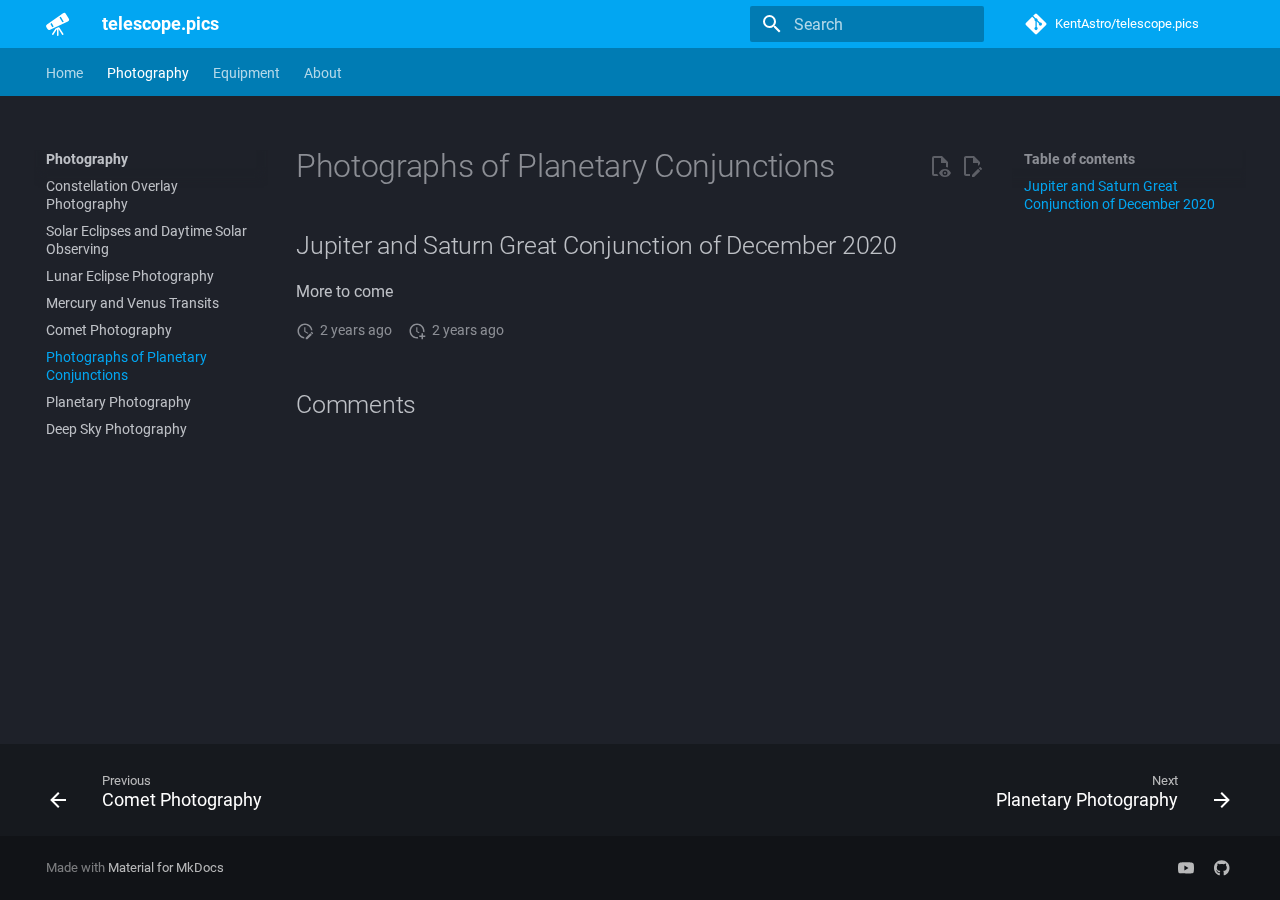
<file: photography/planetaryconjunctions/index.html>
<!doctype html>
<html lang="en" class="no-js">
  <head>
    
      <meta charset="utf-8">
      <meta name="viewport" content="width=device-width,initial-scale=1">
      
      
      
        <link rel="canonical" href="https://telescope.pics/photography/planetaryconjunctions/">
      
      
        <link rel="prev" href="../comet/">
      
      
        <link rel="next" href="../planetary/">
      
      
      <link rel="icon" href="../../img/favicon.svg">
      <meta name="generator" content="mkdocs-1.5.3, mkdocs-material-9.5.12">
    
    
      
        <title>Photographs of Planetary Conjunctions - telescope.pics</title>
      
    
    
      <link rel="stylesheet" href="../../assets/stylesheets/main.7e359304.min.css">
      
        
        <link rel="stylesheet" href="../../assets/stylesheets/palette.06af60db.min.css">
      
      


    
    
      
    
    
      
        
        
        
        <link rel="stylesheet" href="../../assets/external/fonts.googleapis.com/css.49ea35f2.css">
        <style>:root{--md-text-font:"Roboto";--md-code-font:"Roboto Mono"}</style>
      
    
    
      <link rel="stylesheet" href="../../css/timeago.css">
    
      <link rel="stylesheet" href="../../css/custom.css">
    
    <script>__md_scope=new URL("../..",location),__md_hash=e=>[...e].reduce((e,_)=>(e<<5)-e+_.charCodeAt(0),0),__md_get=(e,_=localStorage,t=__md_scope)=>JSON.parse(_.getItem(t.pathname+"."+e)),__md_set=(e,_,t=localStorage,a=__md_scope)=>{try{t.setItem(a.pathname+"."+e,JSON.stringify(_))}catch(e){}}</script>
    
      

    
    
    
   <link href="../../assets/stylesheets/glightbox.min.css" rel="stylesheet"/><style>
    html.glightbox-open { overflow: initial; height: 100%; }
    .gslide-title { margin-top: 0px; user-select: text; }
    .gslide-desc { color: #666; user-select: text; }
    .gslide-image img { background: white; }
    .gscrollbar-fixer { padding-right: 15px; }
    .gdesc-inner { font-size: 0.75rem; }
    body[data-md-color-scheme="slate"] .gdesc-inner { background: var(--md-default-bg-color);}
    body[data-md-color-scheme="slate"] .gslide-title { color: var(--md-default-fg-color);}
    body[data-md-color-scheme="slate"] .gslide-desc { color: var(--md-default-fg-color);}</style> <script src="../../assets/javascripts/glightbox.min.js"></script></head>
  
  
    
    
    
    
    
    <body dir="ltr" data-md-color-scheme="slate" data-md-color-primary="light-blue" data-md-color-accent="yellow">
  
    
    <input class="md-toggle" data-md-toggle="drawer" type="checkbox" id="__drawer" autocomplete="off">
    <input class="md-toggle" data-md-toggle="search" type="checkbox" id="__search" autocomplete="off">
    <label class="md-overlay" for="__drawer"></label>
    <div data-md-component="skip">
      
        
        <a href="#photographs-of-planetary-conjunctions" class="md-skip">
          Skip to content
        </a>
      
    </div>
    <div data-md-component="announce">
      
    </div>
    
    
      

<header class="md-header" data-md-component="header">
  <nav class="md-header__inner md-grid" aria-label="Header">
    <a href="../.." title="telescope.pics" class="md-header__button md-logo" aria-label="telescope.pics" data-md-component="logo">
      
  
  <svg xmlns="http://www.w3.org/2000/svg" viewBox="0 0 24 24"><path d="M17.155 22.87a.75.75 0 0 0 .226-1.036l-4-6.239a.75.75 0 0 0-.941-.277l-2.75 1.25a.75.75 0 0 0-.318.273l-3.25 4.989a.75.75 0 0 0 1.256.819l3.131-4.806.51-.232v5.64a.75.75 0 1 0 1.5 0v-6.22l3.6 5.613a.75.75 0 0 0 1.036.226ZM.408 15.13a2 2 0 0 1 .59-2.642L17.038 1.33a1.999 1.999 0 0 1 2.85.602l2.828 4.644a2 2 0 0 1-.851 2.847l-17.762 8.43a2 2 0 0 1-2.59-.807Zm13.105-9.521 2.857 4.76 1.361-.646-2.984-4.973Zm-7.842 5.455-1.235.86 1.862 3.225 1.36-.645Z"/></svg>

    </a>
    <label class="md-header__button md-icon" for="__drawer">
      
      <svg xmlns="http://www.w3.org/2000/svg" viewBox="0 0 24 24"><path d="M3 6h18v2H3V6m0 5h18v2H3v-2m0 5h18v2H3v-2Z"/></svg>
    </label>
    <div class="md-header__title" data-md-component="header-title">
      <div class="md-header__ellipsis">
        <div class="md-header__topic">
          <span class="md-ellipsis">
            telescope.pics
          </span>
        </div>
        <div class="md-header__topic" data-md-component="header-topic">
          <span class="md-ellipsis">
            
              Photographs of Planetary Conjunctions
            
          </span>
        </div>
      </div>
    </div>
    
      
    
    
    
    
      <label class="md-header__button md-icon" for="__search">
        
        <svg xmlns="http://www.w3.org/2000/svg" viewBox="0 0 24 24"><path d="M9.5 3A6.5 6.5 0 0 1 16 9.5c0 1.61-.59 3.09-1.56 4.23l.27.27h.79l5 5-1.5 1.5-5-5v-.79l-.27-.27A6.516 6.516 0 0 1 9.5 16 6.5 6.5 0 0 1 3 9.5 6.5 6.5 0 0 1 9.5 3m0 2C7 5 5 7 5 9.5S7 14 9.5 14 14 12 14 9.5 12 5 9.5 5Z"/></svg>
      </label>
      <div class="md-search" data-md-component="search" role="dialog">
  <label class="md-search__overlay" for="__search"></label>
  <div class="md-search__inner" role="search">
    <form class="md-search__form" name="search">
      <input type="text" class="md-search__input" name="query" aria-label="Search" placeholder="Search" autocapitalize="off" autocorrect="off" autocomplete="off" spellcheck="false" data-md-component="search-query" required>
      <label class="md-search__icon md-icon" for="__search">
        
        <svg xmlns="http://www.w3.org/2000/svg" viewBox="0 0 24 24"><path d="M9.5 3A6.5 6.5 0 0 1 16 9.5c0 1.61-.59 3.09-1.56 4.23l.27.27h.79l5 5-1.5 1.5-5-5v-.79l-.27-.27A6.516 6.516 0 0 1 9.5 16 6.5 6.5 0 0 1 3 9.5 6.5 6.5 0 0 1 9.5 3m0 2C7 5 5 7 5 9.5S7 14 9.5 14 14 12 14 9.5 12 5 9.5 5Z"/></svg>
        
        <svg xmlns="http://www.w3.org/2000/svg" viewBox="0 0 24 24"><path d="M20 11v2H8l5.5 5.5-1.42 1.42L4.16 12l7.92-7.92L13.5 5.5 8 11h12Z"/></svg>
      </label>
      <nav class="md-search__options" aria-label="Search">
        
        <button type="reset" class="md-search__icon md-icon" title="Clear" aria-label="Clear" tabindex="-1">
          
          <svg xmlns="http://www.w3.org/2000/svg" viewBox="0 0 24 24"><path d="M19 6.41 17.59 5 12 10.59 6.41 5 5 6.41 10.59 12 5 17.59 6.41 19 12 13.41 17.59 19 19 17.59 13.41 12 19 6.41Z"/></svg>
        </button>
      </nav>
      
    </form>
    <div class="md-search__output">
      <div class="md-search__scrollwrap" data-md-scrollfix>
        <div class="md-search-result" data-md-component="search-result">
          <div class="md-search-result__meta">
            Initializing search
          </div>
          <ol class="md-search-result__list" role="presentation"></ol>
        </div>
      </div>
    </div>
  </div>
</div>
    
    
      <div class="md-header__source">
        <a href="https://github.com/KentAstro/telescope.pics" title="Go to repository" class="md-source" data-md-component="source">
  <div class="md-source__icon md-icon">
    
    <svg xmlns="http://www.w3.org/2000/svg" viewBox="0 0 448 512"><!--! Font Awesome Free 6.5.1 by @fontawesome - https://fontawesome.com License - https://fontawesome.com/license/free (Icons: CC BY 4.0, Fonts: SIL OFL 1.1, Code: MIT License) Copyright 2023 Fonticons, Inc.--><path d="M439.55 236.05 244 40.45a28.87 28.87 0 0 0-40.81 0l-40.66 40.63 51.52 51.52c27.06-9.14 52.68 16.77 43.39 43.68l49.66 49.66c34.23-11.8 61.18 31 35.47 56.69-26.49 26.49-70.21-2.87-56-37.34L240.22 199v121.85c25.3 12.54 22.26 41.85 9.08 55a34.34 34.34 0 0 1-48.55 0c-17.57-17.6-11.07-46.91 11.25-56v-123c-20.8-8.51-24.6-30.74-18.64-45L142.57 101 8.45 235.14a28.86 28.86 0 0 0 0 40.81l195.61 195.6a28.86 28.86 0 0 0 40.8 0l194.69-194.69a28.86 28.86 0 0 0 0-40.81z"/></svg>
  </div>
  <div class="md-source__repository">
    KentAstro/telescope.pics
  </div>
</a>
      </div>
    
  </nav>
  
</header>
    
    <div class="md-container" data-md-component="container">
      
      
        
          
            
<nav class="md-tabs" aria-label="Tabs" data-md-component="tabs">
  <div class="md-grid">
    <ul class="md-tabs__list">
      
        
  
  
  
    <li class="md-tabs__item">
      <a href="../.." class="md-tabs__link">
        
  
    
  
  Home

      </a>
    </li>
  

      
        
  
  
    
  
  
    
    
      <li class="md-tabs__item md-tabs__item--active">
        <a href="../" class="md-tabs__link">
          
  
    
  
  Photography

        </a>
      </li>
    
  

      
        
  
  
  
    
    
      <li class="md-tabs__item">
        <a href="../../equipment/" class="md-tabs__link">
          
  
    
  
  Equipment

        </a>
      </li>
    
  

      
        
  
  
  
    
    
      <li class="md-tabs__item">
        <a href="../../about/" class="md-tabs__link">
          
  
    
  
  About

        </a>
      </li>
    
  

      
    </ul>
  </div>
</nav>
          
        
      
      <main class="md-main" data-md-component="main">
        <div class="md-main__inner md-grid">
          
            
              
              <div class="md-sidebar md-sidebar--primary" data-md-component="sidebar" data-md-type="navigation" >
                <div class="md-sidebar__scrollwrap">
                  <div class="md-sidebar__inner">
                    


  


<nav class="md-nav md-nav--primary md-nav--lifted" aria-label="Navigation" data-md-level="0">
  <label class="md-nav__title" for="__drawer">
    <a href="../.." title="telescope.pics" class="md-nav__button md-logo" aria-label="telescope.pics" data-md-component="logo">
      
  
  <svg xmlns="http://www.w3.org/2000/svg" viewBox="0 0 24 24"><path d="M17.155 22.87a.75.75 0 0 0 .226-1.036l-4-6.239a.75.75 0 0 0-.941-.277l-2.75 1.25a.75.75 0 0 0-.318.273l-3.25 4.989a.75.75 0 0 0 1.256.819l3.131-4.806.51-.232v5.64a.75.75 0 1 0 1.5 0v-6.22l3.6 5.613a.75.75 0 0 0 1.036.226ZM.408 15.13a2 2 0 0 1 .59-2.642L17.038 1.33a1.999 1.999 0 0 1 2.85.602l2.828 4.644a2 2 0 0 1-.851 2.847l-17.762 8.43a2 2 0 0 1-2.59-.807Zm13.105-9.521 2.857 4.76 1.361-.646-2.984-4.973Zm-7.842 5.455-1.235.86 1.862 3.225 1.36-.645Z"/></svg>

    </a>
    telescope.pics
  </label>
  
    <div class="md-nav__source">
      <a href="https://github.com/KentAstro/telescope.pics" title="Go to repository" class="md-source" data-md-component="source">
  <div class="md-source__icon md-icon">
    
    <svg xmlns="http://www.w3.org/2000/svg" viewBox="0 0 448 512"><!--! Font Awesome Free 6.5.1 by @fontawesome - https://fontawesome.com License - https://fontawesome.com/license/free (Icons: CC BY 4.0, Fonts: SIL OFL 1.1, Code: MIT License) Copyright 2023 Fonticons, Inc.--><path d="M439.55 236.05 244 40.45a28.87 28.87 0 0 0-40.81 0l-40.66 40.63 51.52 51.52c27.06-9.14 52.68 16.77 43.39 43.68l49.66 49.66c34.23-11.8 61.18 31 35.47 56.69-26.49 26.49-70.21-2.87-56-37.34L240.22 199v121.85c25.3 12.54 22.26 41.85 9.08 55a34.34 34.34 0 0 1-48.55 0c-17.57-17.6-11.07-46.91 11.25-56v-123c-20.8-8.51-24.6-30.74-18.64-45L142.57 101 8.45 235.14a28.86 28.86 0 0 0 0 40.81l195.61 195.6a28.86 28.86 0 0 0 40.8 0l194.69-194.69a28.86 28.86 0 0 0 0-40.81z"/></svg>
  </div>
  <div class="md-source__repository">
    KentAstro/telescope.pics
  </div>
</a>
    </div>
  
  <ul class="md-nav__list" data-md-scrollfix>
    
      
      
  
  
  
  
    <li class="md-nav__item">
      <a href="../.." class="md-nav__link">
        
  
  <span class="md-ellipsis">
    Home
  </span>
  

      </a>
    </li>
  

    
      
      
  
  
    
  
  
  
    
    
      
        
          
        
      
        
      
        
      
        
      
        
      
        
      
        
      
        
      
        
      
    
    
      
        
        
      
      
        
      
    
    
    <li class="md-nav__item md-nav__item--active md-nav__item--section md-nav__item--nested">
      
        
        
        <input class="md-nav__toggle md-toggle " type="checkbox" id="__nav_2" checked>
        
          
          
          <div class="md-nav__link md-nav__container">
            <a href="../" class="md-nav__link ">
              
  
  <span class="md-ellipsis">
    Photography
  </span>
  

            </a>
            
              
              <label class="md-nav__link " for="__nav_2" id="__nav_2_label" tabindex="">
                <span class="md-nav__icon md-icon"></span>
              </label>
            
          </div>
        
        <nav class="md-nav" data-md-level="1" aria-labelledby="__nav_2_label" aria-expanded="true">
          <label class="md-nav__title" for="__nav_2">
            <span class="md-nav__icon md-icon"></span>
            Photography
          </label>
          <ul class="md-nav__list" data-md-scrollfix>
            
              
            
              
                
  
  
  
  
    <li class="md-nav__item">
      <a href="../constellationoverlays/" class="md-nav__link">
        
  
  <span class="md-ellipsis">
    Constellation Overlay Photography
  </span>
  

      </a>
    </li>
  

              
            
              
                
  
  
  
  
    <li class="md-nav__item">
      <a href="../solar/" class="md-nav__link">
        
  
  <span class="md-ellipsis">
    Solar Eclipses and Daytime Solar Observing
  </span>
  

      </a>
    </li>
  

              
            
              
                
  
  
  
  
    <li class="md-nav__item">
      <a href="../lunar/" class="md-nav__link">
        
  
  <span class="md-ellipsis">
    Lunar Eclipse Photography
  </span>
  

      </a>
    </li>
  

              
            
              
                
  
  
  
  
    <li class="md-nav__item">
      <a href="../innerplanettransits/" class="md-nav__link">
        
  
  <span class="md-ellipsis">
    Mercury and Venus Transits
  </span>
  

      </a>
    </li>
  

              
            
              
                
  
  
  
  
    <li class="md-nav__item">
      <a href="../comet/" class="md-nav__link">
        
  
  <span class="md-ellipsis">
    Comet Photography
  </span>
  

      </a>
    </li>
  

              
            
              
                
  
  
    
  
  
  
    <li class="md-nav__item md-nav__item--active">
      
      <input class="md-nav__toggle md-toggle" type="checkbox" id="__toc">
      
      
        
      
      
        <label class="md-nav__link md-nav__link--active" for="__toc">
          
  
  <span class="md-ellipsis">
    Photographs of Planetary Conjunctions
  </span>
  

          <span class="md-nav__icon md-icon"></span>
        </label>
      
      <a href="./" class="md-nav__link md-nav__link--active">
        
  
  <span class="md-ellipsis">
    Photographs of Planetary Conjunctions
  </span>
  

      </a>
      
        

<nav class="md-nav md-nav--secondary" aria-label="Table of contents">
  
  
  
    
  
  
    <label class="md-nav__title" for="__toc">
      <span class="md-nav__icon md-icon"></span>
      Table of contents
    </label>
    <ul class="md-nav__list" data-md-component="toc" data-md-scrollfix>
      
        <li class="md-nav__item">
  <a href="#jupiter-and-saturn-great-conjunction-of-december-2020" class="md-nav__link">
    <span class="md-ellipsis">
      Jupiter and Saturn Great Conjunction of December 2020
    </span>
  </a>
  
</li>
      
    </ul>
  
</nav>
      
    </li>
  

              
            
              
                
  
  
  
  
    <li class="md-nav__item">
      <a href="../planetary/" class="md-nav__link">
        
  
  <span class="md-ellipsis">
    Planetary Photography
  </span>
  

      </a>
    </li>
  

              
            
              
                
  
  
  
  
    <li class="md-nav__item">
      <a href="../deep-sky/" class="md-nav__link">
        
  
  <span class="md-ellipsis">
    Deep Sky Photography
  </span>
  

      </a>
    </li>
  

              
            
          </ul>
        </nav>
      
    </li>
  

    
      
      
  
  
  
  
    
    
      
        
          
        
      
    
    
      
      
        
      
    
    
    <li class="md-nav__item md-nav__item--nested">
      
        
        
        <input class="md-nav__toggle md-toggle " type="checkbox" id="__nav_3" >
        
          
          
          <div class="md-nav__link md-nav__container">
            <a href="../../equipment/" class="md-nav__link ">
              
  
  <span class="md-ellipsis">
    Equipment
  </span>
  

            </a>
            
          </div>
        
        <nav class="md-nav" data-md-level="1" aria-labelledby="__nav_3_label" aria-expanded="false">
          <label class="md-nav__title" for="__nav_3">
            <span class="md-nav__icon md-icon"></span>
            Equipment
          </label>
          <ul class="md-nav__list" data-md-scrollfix>
            
              
            
          </ul>
        </nav>
      
    </li>
  

    
      
      
  
  
  
  
    
    
      
        
          
        
      
    
    
      
      
        
      
    
    
    <li class="md-nav__item md-nav__item--nested">
      
        
        
        <input class="md-nav__toggle md-toggle " type="checkbox" id="__nav_4" >
        
          
          
          <div class="md-nav__link md-nav__container">
            <a href="../../about/" class="md-nav__link ">
              
  
  <span class="md-ellipsis">
    About
  </span>
  

            </a>
            
          </div>
        
        <nav class="md-nav" data-md-level="1" aria-labelledby="__nav_4_label" aria-expanded="false">
          <label class="md-nav__title" for="__nav_4">
            <span class="md-nav__icon md-icon"></span>
            About
          </label>
          <ul class="md-nav__list" data-md-scrollfix>
            
              
            
          </ul>
        </nav>
      
    </li>
  

    
  </ul>
</nav>
                  </div>
                </div>
              </div>
            
            
              
              <div class="md-sidebar md-sidebar--secondary" data-md-component="sidebar" data-md-type="toc" >
                <div class="md-sidebar__scrollwrap">
                  <div class="md-sidebar__inner">
                    

<nav class="md-nav md-nav--secondary" aria-label="Table of contents">
  
  
  
    
  
  
    <label class="md-nav__title" for="__toc">
      <span class="md-nav__icon md-icon"></span>
      Table of contents
    </label>
    <ul class="md-nav__list" data-md-component="toc" data-md-scrollfix>
      
        <li class="md-nav__item">
  <a href="#jupiter-and-saturn-great-conjunction-of-december-2020" class="md-nav__link">
    <span class="md-ellipsis">
      Jupiter and Saturn Great Conjunction of December 2020
    </span>
  </a>
  
</li>
      
    </ul>
  
</nav>
                  </div>
                </div>
              </div>
            
          
          
            <div class="md-content" data-md-component="content">
              <article class="md-content__inner md-typeset">
                
                  
<!--
  Copyright (c) 2016-2023 Martin Donath <martin.donath@squidfunk.com>

  Permission is hereby granted, free of charge, to any person obtaining a copy
  of this software and associated documentation files (the "Software"), to
  deal in the Software without restriction, including without limitation the
  rights to use, copy, modify, merge, publish, distribute, sublicense, and/or
  sell copies of the Software, and to permit persons to whom the Software is
  furnished to do so, subject to the following conditions:

  The above copyright notice and this permission notice shall be included in
  all copies or substantial portions of the Software.

  THE SOFTWARE IS PROVIDED "AS IS", WITHOUT WARRANTY OF ANY KIND, EXPRESS OR
  IMPLIED, INCLUDING BUT NOT LIMITED TO THE WARRANTIES OF MERCHANTABILITY,
  FITNESS FOR A PARTICULAR PURPOSE AND NON-INFRINGEMENT. IN NO EVENT SHALL THE
  AUTHORS OR COPYRIGHT HOLDERS BE LIABLE FOR ANY CLAIM, DAMAGES OR OTHER
  LIABILITY, WHETHER IN AN ACTION OF CONTRACT, TORT OR OTHERWISE, ARISING
  FROM, OUT OF OR IN CONNECTION WITH THE SOFTWARE OR THE USE OR OTHER DEALINGS
  IN THE SOFTWARE.
-->

<!-- Actions -->


  <!-- Edit button -->
  
    <a href="https://github.com/KentAstro/telescope.pics/edit/main/docs/photography/planetaryconjunctions.md" title="Edit this page" class="md-content__button md-icon">
      
      <svg xmlns="http://www.w3.org/2000/svg" viewBox="0 0 24 24"><path d="M10 20H6V4h7v5h5v3.1l2-2V8l-6-6H6c-1.1 0-2 .9-2 2v16c0 1.1.9 2 2 2h4v-2m10.2-7c.1 0 .3.1.4.2l1.3 1.3c.2.2.2.6 0 .8l-1 1-2.1-2.1 1-1c.1-.1.2-.2.4-.2m0 3.9L14.1 23H12v-2.1l6.1-6.1 2.1 2.1Z"/></svg>
    </a>
  

  <!-- View button -->
  
    
      
    
    <a href="https://github.com/KentAstro/telescope.pics/blob/main/docs/photography/planetaryconjunctions.md?plain=1" title="View source of this page" class="md-content__button md-icon">
      
      <svg xmlns="http://www.w3.org/2000/svg" viewBox="0 0 24 24"><path d="M17 18c.56 0 1 .44 1 1s-.44 1-1 1-1-.44-1-1 .44-1 1-1m0-3c-2.73 0-5.06 1.66-6 4 .94 2.34 3.27 4 6 4s5.06-1.66 6-4c-.94-2.34-3.27-4-6-4m0 6.5a2.5 2.5 0 0 1-2.5-2.5 2.5 2.5 0 0 1 2.5-2.5 2.5 2.5 0 0 1 2.5 2.5 2.5 2.5 0 0 1-2.5 2.5M9.27 20H6V4h7v5h5v4.07c.7.08 1.36.25 2 .49V8l-6-6H6a2 2 0 0 0-2 2v16a2 2 0 0 0 2 2h4.5a8.15 8.15 0 0 1-1.23-2Z"/></svg>
    </a>
  


<h1 id="photographs-of-planetary-conjunctions">Photographs of Planetary Conjunctions</h1>
<h2 id="jupiter-and-saturn-great-conjunction-of-december-2020">Jupiter and Saturn Great Conjunction of December 2020</h2>
<p>More to come</p>







  
    
  
  
    
  


  <aside class="md-source-file">
    
      
  <span class="md-source-file__fact">
    <span class="md-icon" title="Last update">
      <svg xmlns="http://www.w3.org/2000/svg" viewBox="0 0 24 24"><path d="M21 13.1c-.1 0-.3.1-.4.2l-1 1 2.1 2.1 1-1c.2-.2.2-.6 0-.8l-1.3-1.3c-.1-.1-.2-.2-.4-.2m-1.9 1.8-6.1 6V23h2.1l6.1-6.1-2.1-2M12.5 7v5.2l4 2.4-1 1L11 13V7h1.5M11 21.9c-5.1-.5-9-4.8-9-9.9C2 6.5 6.5 2 12 2c5.3 0 9.6 4.1 10 9.3-.3-.1-.6-.2-1-.2s-.7.1-1 .2C19.6 7.2 16.2 4 12 4c-4.4 0-8 3.6-8 8 0 4.1 3.1 7.5 7.1 7.9l-.1.2v1.8Z"/></svg>
    </span>
    <span class="git-revision-date-localized-plugin git-revision-date-localized-plugin-timeago"><span class="timeago" datetime="2024-01-24T22:26:53+00:00" locale="en"></span></span><span class="git-revision-date-localized-plugin git-revision-date-localized-plugin-iso_date">2024-01-24</span>
  </span>

    
    
      
  <span class="md-source-file__fact">
    <span class="md-icon" title="Created">
      <svg xmlns="http://www.w3.org/2000/svg" viewBox="0 0 24 24"><path d="M14.47 15.08 11 13V7h1.5v5.25l3.08 1.83c-.41.28-.79.62-1.11 1m-1.39 4.84c-.36.05-.71.08-1.08.08-4.42 0-8-3.58-8-8s3.58-8 8-8 8 3.58 8 8c0 .37-.03.72-.08 1.08.69.1 1.33.32 1.92.64.1-.56.16-1.13.16-1.72 0-5.5-4.5-10-10-10S2 6.5 2 12s4.47 10 10 10c.59 0 1.16-.06 1.72-.16-.32-.59-.54-1.23-.64-1.92M18 15v3h-3v2h3v3h2v-3h3v-2h-3v-3h-2Z"/></svg>
    </span>
    <span class="git-revision-date-localized-plugin git-revision-date-localized-plugin-timeago"><span class="timeago" datetime="2024-01-24T22:26:53+00:00" locale="en"></span></span><span class="git-revision-date-localized-plugin git-revision-date-localized-plugin-iso_date">2024-01-24</span>
  </span>

    
    
    
  </aside>





  <h2 id="__comments">Comments</h2>
  <!-- Insert generated snippet here -->

  <script>
      var script = document.createElement("script");
      script.setAttribute("src", "https://" + "giscus.app" + "/client.js");
      script.setAttribute("data-repo", "KentAstro/telescope.pics");
      script.setAttribute("data-repo-id", "R_kgDOLC07Ag");
      script.setAttribute("data-category", "Announcements");
      script.setAttribute("data-category-id", "DIC_kwDOLC07As4Cc-EV");
      script.setAttribute("data-mapping", "pathname");
      script.setAttribute("data-strict", "0");
      script.setAttribute("data-reactions-enabled", "1");
      script.setAttribute("data-emit-metadata", "0");
      script.setAttribute("data-theme", "dark_dimmed");
      script.setAttribute("data-lang", "en");
      script.setAttribute("crossorigin", "anonymous");
      script.setAttribute("async", true);
      document.currentScript.insertAdjacentElement("afterend", script);
  </script>

                
              </article>
            </div>
          
          
<script>var target=document.getElementById(location.hash.slice(1));target&&target.name&&(target.checked=target.name.startsWith("__tabbed_"))</script>
        </div>
        
      </main>
      
        <footer class="md-footer">
  
    
      
      <nav class="md-footer__inner md-grid" aria-label="Footer" >
        
          
          <a href="../comet/" class="md-footer__link md-footer__link--prev" aria-label="Previous: Comet Photography">
            <div class="md-footer__button md-icon">
              
              <svg xmlns="http://www.w3.org/2000/svg" viewBox="0 0 24 24"><path d="M20 11v2H8l5.5 5.5-1.42 1.42L4.16 12l7.92-7.92L13.5 5.5 8 11h12Z"/></svg>
            </div>
            <div class="md-footer__title">
              <span class="md-footer__direction">
                Previous
              </span>
              <div class="md-ellipsis">
                Comet Photography
              </div>
            </div>
          </a>
        
        
          
          <a href="../planetary/" class="md-footer__link md-footer__link--next" aria-label="Next: Planetary Photography">
            <div class="md-footer__title">
              <span class="md-footer__direction">
                Next
              </span>
              <div class="md-ellipsis">
                Planetary Photography
              </div>
            </div>
            <div class="md-footer__button md-icon">
              
              <svg xmlns="http://www.w3.org/2000/svg" viewBox="0 0 24 24"><path d="M4 11v2h12l-5.5 5.5 1.42 1.42L19.84 12l-7.92-7.92L10.5 5.5 16 11H4Z"/></svg>
            </div>
          </a>
        
      </nav>
    
  
  <div class="md-footer-meta md-typeset">
    <div class="md-footer-meta__inner md-grid">
      <div class="md-copyright">
  
  
    Made with
    <a href="https://squidfunk.github.io/mkdocs-material/" target="_blank" rel="noopener">
      Material for MkDocs
    </a>
  
</div>
      
        <div class="md-social">
  
    
    
    
    
    <a href="https://www.youtube.com/channel/UCcCOe9JvkxQDhEwkmTEv08A" target="_blank" rel="noopener" title="YouTube Channel" class="md-social__link">
      <svg xmlns="http://www.w3.org/2000/svg" viewBox="0 0 24 24"><path d="M23.498 6.186a3.016 3.016 0 0 0-2.122-2.136C19.505 3.545 12 3.545 12 3.545s-7.505 0-9.377.505A3.017 3.017 0 0 0 .502 6.186C0 8.07 0 12 0 12s0 3.93.502 5.814a3.016 3.016 0 0 0 2.122 2.136c1.871.505 9.376.505 9.376.505s7.505 0 9.377-.505a3.015 3.015 0 0 0 2.122-2.136C24 15.93 24 12 24 12s0-3.93-.502-5.814zM9.545 15.568V8.432L15.818 12l-6.273 3.568z"/></svg>
    </a>
  
    
    
    
    
    <a href="https://github.com/KentAstro" target="_blank" rel="noopener" title="KentAstro on GitHub" class="md-social__link">
      <svg xmlns="http://www.w3.org/2000/svg" viewBox="0 0 496 512"><!--! Font Awesome Free 6.5.1 by @fontawesome - https://fontawesome.com License - https://fontawesome.com/license/free (Icons: CC BY 4.0, Fonts: SIL OFL 1.1, Code: MIT License) Copyright 2023 Fonticons, Inc.--><path d="M165.9 397.4c0 2-2.3 3.6-5.2 3.6-3.3.3-5.6-1.3-5.6-3.6 0-2 2.3-3.6 5.2-3.6 3-.3 5.6 1.3 5.6 3.6zm-31.1-4.5c-.7 2 1.3 4.3 4.3 4.9 2.6 1 5.6 0 6.2-2s-1.3-4.3-4.3-5.2c-2.6-.7-5.5.3-6.2 2.3zm44.2-1.7c-2.9.7-4.9 2.6-4.6 4.9.3 2 2.9 3.3 5.9 2.6 2.9-.7 4.9-2.6 4.6-4.6-.3-1.9-3-3.2-5.9-2.9zM244.8 8C106.1 8 0 113.3 0 252c0 110.9 69.8 205.8 169.5 239.2 12.8 2.3 17.3-5.6 17.3-12.1 0-6.2-.3-40.4-.3-61.4 0 0-70 15-84.7-29.8 0 0-11.4-29.1-27.8-36.6 0 0-22.9-15.7 1.6-15.4 0 0 24.9 2 38.6 25.8 21.9 38.6 58.6 27.5 72.9 20.9 2.3-16 8.8-27.1 16-33.7-55.9-6.2-112.3-14.3-112.3-110.5 0-27.5 7.6-41.3 23.6-58.9-2.6-6.5-11.1-33.3 2.6-67.9 20.9-6.5 69 27 69 27 20-5.6 41.5-8.5 62.8-8.5s42.8 2.9 62.8 8.5c0 0 48.1-33.6 69-27 13.7 34.7 5.2 61.4 2.6 67.9 16 17.7 25.8 31.5 25.8 58.9 0 96.5-58.9 104.2-114.8 110.5 9.2 7.9 17 22.9 17 46.4 0 33.7-.3 75.4-.3 83.6 0 6.5 4.6 14.4 17.3 12.1C428.2 457.8 496 362.9 496 252 496 113.3 383.5 8 244.8 8zM97.2 352.9c-1.3 1-1 3.3.7 5.2 1.6 1.6 3.9 2.3 5.2 1 1.3-1 1-3.3-.7-5.2-1.6-1.6-3.9-2.3-5.2-1zm-10.8-8.1c-.7 1.3.3 2.9 2.3 3.9 1.6 1 3.6.7 4.3-.7.7-1.3-.3-2.9-2.3-3.9-2-.6-3.6-.3-4.3.7zm32.4 35.6c-1.6 1.3-1 4.3 1.3 6.2 2.3 2.3 5.2 2.6 6.5 1 1.3-1.3.7-4.3-1.3-6.2-2.2-2.3-5.2-2.6-6.5-1zm-11.4-14.7c-1.6 1-1.6 3.6 0 5.9 1.6 2.3 4.3 3.3 5.6 2.3 1.6-1.3 1.6-3.9 0-6.2-1.4-2.3-4-3.3-5.6-2z"/></svg>
    </a>
  
</div>
      
    </div>
  </div>
</footer>
      
    </div>
    <div class="md-dialog" data-md-component="dialog">
      <div class="md-dialog__inner md-typeset"></div>
    </div>
    
    
    <script id="__config" type="application/json">{"base": "../..", "features": ["content.action.edit", "content.action.view", "content.tooltips", "navigation.footer", "navigation.indexes", "navigation.sections", "navigation.tabs"], "search": "../../assets/javascripts/workers/search.b8dbb3d2.min.js", "translations": {"clipboard.copied": "Copied to clipboard", "clipboard.copy": "Copy to clipboard", "search.result.more.one": "1 more on this page", "search.result.more.other": "# more on this page", "search.result.none": "No matching documents", "search.result.one": "1 matching document", "search.result.other": "# matching documents", "search.result.placeholder": "Type to start searching", "search.result.term.missing": "Missing", "select.version": "Select version"}}</script>
    
    
      <script src="../../assets/javascripts/bundle.c8d2eff1.min.js"></script>
      
        <script src="../../js/timeago.min.js"></script>
      
        <script src="../../js/timeago_mkdocs_material.js"></script>
      
    
  <script>document$.subscribe(() => {document.querySelectorAll('.glightbox').forEach(function(element) {
    var imgSrc = element.querySelector('img').src;
    element.setAttribute('href', imgSrc);
});
const lightbox = GLightbox({"touchNavigation": true, "loop": false, "zoomable": true, "draggable": true, "openEffect": "zoom", "closeEffect": "zoom", "slideEffect": "slide"});})</script></body>
</html>
</file>
<file: css/timeago.css>
/* 
 timeago output is dynamic, which breaks when you print a page.

 This CSS is only included when type: timeago 
 and ensures fallback to type "iso_date" when printing.
 
 */

.git-revision-date-localized-plugin-iso_date { display: none }

@media print {
    .git-revision-date-localized-plugin-iso_date { display: inline } 
    .git-revision-date-localized-plugin-timeago { display: none } 
}
</file>
<file: assets/external/fonts.googleapis.com/css.49ea35f2.css>
/* cyrillic-ext */
@font-face {
  font-family: 'Roboto';
  font-style: italic;
  font-weight: 300;
  font-display: fallback;
  src: url(../fonts.gstatic.com/s/roboto/v30/KFOjCnqEu92Fr1Mu51TjASc3CsTKlA.woff2) format('woff2');
  unicode-range: U+0460-052F, U+1C80-1C88, U+20B4, U+2DE0-2DFF, U+A640-A69F, U+FE2E-FE2F;
}
/* cyrillic */
@font-face {
  font-family: 'Roboto';
  font-style: italic;
  font-weight: 300;
  font-display: fallback;
  src: url(../fonts.gstatic.com/s/roboto/v30/KFOjCnqEu92Fr1Mu51TjASc-CsTKlA.woff2) format('woff2');
  unicode-range: U+0301, U+0400-045F, U+0490-0491, U+04B0-04B1, U+2116;
}
/* greek-ext */
@font-face {
  font-family: 'Roboto';
  font-style: italic;
  font-weight: 300;
  font-display: fallback;
  src: url(../fonts.gstatic.com/s/roboto/v30/KFOjCnqEu92Fr1Mu51TjASc2CsTKlA.woff2) format('woff2');
  unicode-range: U+1F00-1FFF;
}
/* greek */
@font-face {
  font-family: 'Roboto';
  font-style: italic;
  font-weight: 300;
  font-display: fallback;
  src: url(../fonts.gstatic.com/s/roboto/v30/KFOjCnqEu92Fr1Mu51TjASc5CsTKlA.woff2) format('woff2');
  unicode-range: U+0370-03FF;
}
/* vietnamese */
@font-face {
  font-family: 'Roboto';
  font-style: italic;
  font-weight: 300;
  font-display: fallback;
  src: url(../fonts.gstatic.com/s/roboto/v30/KFOjCnqEu92Fr1Mu51TjASc1CsTKlA.woff2) format('woff2');
  unicode-range: U+0102-0103, U+0110-0111, U+0128-0129, U+0168-0169, U+01A0-01A1, U+01AF-01B0, U+0300-0301, U+0303-0304, U+0308-0309, U+0323, U+0329, U+1EA0-1EF9, U+20AB;
}
/* latin-ext */
@font-face {
  font-family: 'Roboto';
  font-style: italic;
  font-weight: 300;
  font-display: fallback;
  src: url(../fonts.gstatic.com/s/roboto/v30/KFOjCnqEu92Fr1Mu51TjASc0CsTKlA.woff2) format('woff2');
  unicode-range: U+0100-02AF, U+0304, U+0308, U+0329, U+1E00-1E9F, U+1EF2-1EFF, U+2020, U+20A0-20AB, U+20AD-20CF, U+2113, U+2C60-2C7F, U+A720-A7FF;
}
/* latin */
@font-face {
  font-family: 'Roboto';
  font-style: italic;
  font-weight: 300;
  font-display: fallback;
  src: url(../fonts.gstatic.com/s/roboto/v30/KFOjCnqEu92Fr1Mu51TjASc6CsQ.woff2) format('woff2');
  unicode-range: U+0000-00FF, U+0131, U+0152-0153, U+02BB-02BC, U+02C6, U+02DA, U+02DC, U+0304, U+0308, U+0329, U+2000-206F, U+2074, U+20AC, U+2122, U+2191, U+2193, U+2212, U+2215, U+FEFF, U+FFFD;
}
/* cyrillic-ext */
@font-face {
  font-family: 'Roboto';
  font-style: italic;
  font-weight: 400;
  font-display: fallback;
  src: url(../fonts.gstatic.com/s/roboto/v30/KFOkCnqEu92Fr1Mu51xFIzIFKw.woff2) format('woff2');
  unicode-range: U+0460-052F, U+1C80-1C88, U+20B4, U+2DE0-2DFF, U+A640-A69F, U+FE2E-FE2F;
}
/* cyrillic */
@font-face {
  font-family: 'Roboto';
  font-style: italic;
  font-weight: 400;
  font-display: fallback;
  src: url(../fonts.gstatic.com/s/roboto/v30/KFOkCnqEu92Fr1Mu51xMIzIFKw.woff2) format('woff2');
  unicode-range: U+0301, U+0400-045F, U+0490-0491, U+04B0-04B1, U+2116;
}
/* greek-ext */
@font-face {
  font-family: 'Roboto';
  font-style: italic;
  font-weight: 400;
  font-display: fallback;
  src: url(../fonts.gstatic.com/s/roboto/v30/KFOkCnqEu92Fr1Mu51xEIzIFKw.woff2) format('woff2');
  unicode-range: U+1F00-1FFF;
}
/* greek */
@font-face {
  font-family: 'Roboto';
  font-style: italic;
  font-weight: 400;
  font-display: fallback;
  src: url(../fonts.gstatic.com/s/roboto/v30/KFOkCnqEu92Fr1Mu51xLIzIFKw.woff2) format('woff2');
  unicode-range: U+0370-03FF;
}
/* vietnamese */
@font-face {
  font-family: 'Roboto';
  font-style: italic;
  font-weight: 400;
  font-display: fallback;
  src: url(../fonts.gstatic.com/s/roboto/v30/KFOkCnqEu92Fr1Mu51xHIzIFKw.woff2) format('woff2');
  unicode-range: U+0102-0103, U+0110-0111, U+0128-0129, U+0168-0169, U+01A0-01A1, U+01AF-01B0, U+0300-0301, U+0303-0304, U+0308-0309, U+0323, U+0329, U+1EA0-1EF9, U+20AB;
}
/* latin-ext */
@font-face {
  font-family: 'Roboto';
  font-style: italic;
  font-weight: 400;
  font-display: fallback;
  src: url(../fonts.gstatic.com/s/roboto/v30/KFOkCnqEu92Fr1Mu51xGIzIFKw.woff2) format('woff2');
  unicode-range: U+0100-02AF, U+0304, U+0308, U+0329, U+1E00-1E9F, U+1EF2-1EFF, U+2020, U+20A0-20AB, U+20AD-20CF, U+2113, U+2C60-2C7F, U+A720-A7FF;
}
/* latin */
@font-face {
  font-family: 'Roboto';
  font-style: italic;
  font-weight: 400;
  font-display: fallback;
  src: url(../fonts.gstatic.com/s/roboto/v30/KFOkCnqEu92Fr1Mu51xIIzI.woff2) format('woff2');
  unicode-range: U+0000-00FF, U+0131, U+0152-0153, U+02BB-02BC, U+02C6, U+02DA, U+02DC, U+0304, U+0308, U+0329, U+2000-206F, U+2074, U+20AC, U+2122, U+2191, U+2193, U+2212, U+2215, U+FEFF, U+FFFD;
}
/* cyrillic-ext */
@font-face {
  font-family: 'Roboto';
  font-style: italic;
  font-weight: 700;
  font-display: fallback;
  src: url(../fonts.gstatic.com/s/roboto/v30/KFOjCnqEu92Fr1Mu51TzBic3CsTKlA.woff2) format('woff2');
  unicode-range: U+0460-052F, U+1C80-1C88, U+20B4, U+2DE0-2DFF, U+A640-A69F, U+FE2E-FE2F;
}
/* cyrillic */
@font-face {
  font-family: 'Roboto';
  font-style: italic;
  font-weight: 700;
  font-display: fallback;
  src: url(../fonts.gstatic.com/s/roboto/v30/KFOjCnqEu92Fr1Mu51TzBic-CsTKlA.woff2) format('woff2');
  unicode-range: U+0301, U+0400-045F, U+0490-0491, U+04B0-04B1, U+2116;
}
/* greek-ext */
@font-face {
  font-family: 'Roboto';
  font-style: italic;
  font-weight: 700;
  font-display: fallback;
  src: url(../fonts.gstatic.com/s/roboto/v30/KFOjCnqEu92Fr1Mu51TzBic2CsTKlA.woff2) format('woff2');
  unicode-range: U+1F00-1FFF;
}
/* greek */
@font-face {
  font-family: 'Roboto';
  font-style: italic;
  font-weight: 700;
  font-display: fallback;
  src: url(../fonts.gstatic.com/s/roboto/v30/KFOjCnqEu92Fr1Mu51TzBic5CsTKlA.woff2) format('woff2');
  unicode-range: U+0370-03FF;
}
/* vietnamese */
@font-face {
  font-family: 'Roboto';
  font-style: italic;
  font-weight: 700;
  font-display: fallback;
  src: url(../fonts.gstatic.com/s/roboto/v30/KFOjCnqEu92Fr1Mu51TzBic1CsTKlA.woff2) format('woff2');
  unicode-range: U+0102-0103, U+0110-0111, U+0128-0129, U+0168-0169, U+01A0-01A1, U+01AF-01B0, U+0300-0301, U+0303-0304, U+0308-0309, U+0323, U+0329, U+1EA0-1EF9, U+20AB;
}
/* latin-ext */
@font-face {
  font-family: 'Roboto';
  font-style: italic;
  font-weight: 700;
  font-display: fallback;
  src: url(../fonts.gstatic.com/s/roboto/v30/KFOjCnqEu92Fr1Mu51TzBic0CsTKlA.woff2) format('woff2');
  unicode-range: U+0100-02AF, U+0304, U+0308, U+0329, U+1E00-1E9F, U+1EF2-1EFF, U+2020, U+20A0-20AB, U+20AD-20CF, U+2113, U+2C60-2C7F, U+A720-A7FF;
}
/* latin */
@font-face {
  font-family: 'Roboto';
  font-style: italic;
  font-weight: 700;
  font-display: fallback;
  src: url(../fonts.gstatic.com/s/roboto/v30/KFOjCnqEu92Fr1Mu51TzBic6CsQ.woff2) format('woff2');
  unicode-range: U+0000-00FF, U+0131, U+0152-0153, U+02BB-02BC, U+02C6, U+02DA, U+02DC, U+0304, U+0308, U+0329, U+2000-206F, U+2074, U+20AC, U+2122, U+2191, U+2193, U+2212, U+2215, U+FEFF, U+FFFD;
}
/* cyrillic-ext */
@font-face {
  font-family: 'Roboto';
  font-style: normal;
  font-weight: 300;
  font-display: fallback;
  src: url(../fonts.gstatic.com/s/roboto/v30/KFOlCnqEu92Fr1MmSU5fCRc4EsA.woff2) format('woff2');
  unicode-range: U+0460-052F, U+1C80-1C88, U+20B4, U+2DE0-2DFF, U+A640-A69F, U+FE2E-FE2F;
}
/* cyrillic */
@font-face {
  font-family: 'Roboto';
  font-style: normal;
  font-weight: 300;
  font-display: fallback;
  src: url(../fonts.gstatic.com/s/roboto/v30/KFOlCnqEu92Fr1MmSU5fABc4EsA.woff2) format('woff2');
  unicode-range: U+0301, U+0400-045F, U+0490-0491, U+04B0-04B1, U+2116;
}
/* greek-ext */
@font-face {
  font-family: 'Roboto';
  font-style: normal;
  font-weight: 300;
  font-display: fallback;
  src: url(../fonts.gstatic.com/s/roboto/v30/KFOlCnqEu92Fr1MmSU5fCBc4EsA.woff2) format('woff2');
  unicode-range: U+1F00-1FFF;
}
/* greek */
@font-face {
  font-family: 'Roboto';
  font-style: normal;
  font-weight: 300;
  font-display: fallback;
  src: url(../fonts.gstatic.com/s/roboto/v30/KFOlCnqEu92Fr1MmSU5fBxc4EsA.woff2) format('woff2');
  unicode-range: U+0370-03FF;
}
/* vietnamese */
@font-face {
  font-family: 'Roboto';
  font-style: normal;
  font-weight: 300;
  font-display: fallback;
  src: url(../fonts.gstatic.com/s/roboto/v30/KFOlCnqEu92Fr1MmSU5fCxc4EsA.woff2) format('woff2');
  unicode-range: U+0102-0103, U+0110-0111, U+0128-0129, U+0168-0169, U+01A0-01A1, U+01AF-01B0, U+0300-0301, U+0303-0304, U+0308-0309, U+0323, U+0329, U+1EA0-1EF9, U+20AB;
}
/* latin-ext */
@font-face {
  font-family: 'Roboto';
  font-style: normal;
  font-weight: 300;
  font-display: fallback;
  src: url(../fonts.gstatic.com/s/roboto/v30/KFOlCnqEu92Fr1MmSU5fChc4EsA.woff2) format('woff2');
  unicode-range: U+0100-02AF, U+0304, U+0308, U+0329, U+1E00-1E9F, U+1EF2-1EFF, U+2020, U+20A0-20AB, U+20AD-20CF, U+2113, U+2C60-2C7F, U+A720-A7FF;
}
/* latin */
@font-face {
  font-family: 'Roboto';
  font-style: normal;
  font-weight: 300;
  font-display: fallback;
  src: url(../fonts.gstatic.com/s/roboto/v30/KFOlCnqEu92Fr1MmSU5fBBc4.woff2) format('woff2');
  unicode-range: U+0000-00FF, U+0131, U+0152-0153, U+02BB-02BC, U+02C6, U+02DA, U+02DC, U+0304, U+0308, U+0329, U+2000-206F, U+2074, U+20AC, U+2122, U+2191, U+2193, U+2212, U+2215, U+FEFF, U+FFFD;
}
/* cyrillic-ext */
@font-face {
  font-family: 'Roboto';
  font-style: normal;
  font-weight: 400;
  font-display: fallback;
  src: url(../fonts.gstatic.com/s/roboto/v30/KFOmCnqEu92Fr1Mu72xKOzY.woff2) format('woff2');
  unicode-range: U+0460-052F, U+1C80-1C88, U+20B4, U+2DE0-2DFF, U+A640-A69F, U+FE2E-FE2F;
}
/* cyrillic */
@font-face {
  font-family: 'Roboto';
  font-style: normal;
  font-weight: 400;
  font-display: fallback;
  src: url(../fonts.gstatic.com/s/roboto/v30/KFOmCnqEu92Fr1Mu5mxKOzY.woff2) format('woff2');
  unicode-range: U+0301, U+0400-045F, U+0490-0491, U+04B0-04B1, U+2116;
}
/* greek-ext */
@font-face {
  font-family: 'Roboto';
  font-style: normal;
  font-weight: 400;
  font-display: fallback;
  src: url(../fonts.gstatic.com/s/roboto/v30/KFOmCnqEu92Fr1Mu7mxKOzY.woff2) format('woff2');
  unicode-range: U+1F00-1FFF;
}
/* greek */
@font-face {
  font-family: 'Roboto';
  font-style: normal;
  font-weight: 400;
  font-display: fallback;
  src: url(../fonts.gstatic.com/s/roboto/v30/KFOmCnqEu92Fr1Mu4WxKOzY.woff2) format('woff2');
  unicode-range: U+0370-03FF;
}
/* vietnamese */
@font-face {
  font-family: 'Roboto';
  font-style: normal;
  font-weight: 400;
  font-display: fallback;
  src: url(../fonts.gstatic.com/s/roboto/v30/KFOmCnqEu92Fr1Mu7WxKOzY.woff2) format('woff2');
  unicode-range: U+0102-0103, U+0110-0111, U+0128-0129, U+0168-0169, U+01A0-01A1, U+01AF-01B0, U+0300-0301, U+0303-0304, U+0308-0309, U+0323, U+0329, U+1EA0-1EF9, U+20AB;
}
/* latin-ext */
@font-face {
  font-family: 'Roboto';
  font-style: normal;
  font-weight: 400;
  font-display: fallback;
  src: url(../fonts.gstatic.com/s/roboto/v30/KFOmCnqEu92Fr1Mu7GxKOzY.woff2) format('woff2');
  unicode-range: U+0100-02AF, U+0304, U+0308, U+0329, U+1E00-1E9F, U+1EF2-1EFF, U+2020, U+20A0-20AB, U+20AD-20CF, U+2113, U+2C60-2C7F, U+A720-A7FF;
}
/* latin */
@font-face {
  font-family: 'Roboto';
  font-style: normal;
  font-weight: 400;
  font-display: fallback;
  src: url(../fonts.gstatic.com/s/roboto/v30/KFOmCnqEu92Fr1Mu4mxK.woff2) format('woff2');
  unicode-range: U+0000-00FF, U+0131, U+0152-0153, U+02BB-02BC, U+02C6, U+02DA, U+02DC, U+0304, U+0308, U+0329, U+2000-206F, U+2074, U+20AC, U+2122, U+2191, U+2193, U+2212, U+2215, U+FEFF, U+FFFD;
}
/* cyrillic-ext */
@font-face {
  font-family: 'Roboto';
  font-style: normal;
  font-weight: 700;
  font-display: fallback;
  src: url(../fonts.gstatic.com/s/roboto/v30/KFOlCnqEu92Fr1MmWUlfCRc4EsA.woff2) format('woff2');
  unicode-range: U+0460-052F, U+1C80-1C88, U+20B4, U+2DE0-2DFF, U+A640-A69F, U+FE2E-FE2F;
}
/* cyrillic */
@font-face {
  font-family: 'Roboto';
  font-style: normal;
  font-weight: 700;
  font-display: fallback;
  src: url(../fonts.gstatic.com/s/roboto/v30/KFOlCnqEu92Fr1MmWUlfABc4EsA.woff2) format('woff2');
  unicode-range: U+0301, U+0400-045F, U+0490-0491, U+04B0-04B1, U+2116;
}
/* greek-ext */
@font-face {
  font-family: 'Roboto';
  font-style: normal;
  font-weight: 700;
  font-display: fallback;
  src: url(../fonts.gstatic.com/s/roboto/v30/KFOlCnqEu92Fr1MmWUlfCBc4EsA.woff2) format('woff2');
  unicode-range: U+1F00-1FFF;
}
/* greek */
@font-face {
  font-family: 'Roboto';
  font-style: normal;
  font-weight: 700;
  font-display: fallback;
  src: url(../fonts.gstatic.com/s/roboto/v30/KFOlCnqEu92Fr1MmWUlfBxc4EsA.woff2) format('woff2');
  unicode-range: U+0370-03FF;
}
/* vietnamese */
@font-face {
  font-family: 'Roboto';
  font-style: normal;
  font-weight: 700;
  font-display: fallback;
  src: url(../fonts.gstatic.com/s/roboto/v30/KFOlCnqEu92Fr1MmWUlfCxc4EsA.woff2) format('woff2');
  unicode-range: U+0102-0103, U+0110-0111, U+0128-0129, U+0168-0169, U+01A0-01A1, U+01AF-01B0, U+0300-0301, U+0303-0304, U+0308-0309, U+0323, U+0329, U+1EA0-1EF9, U+20AB;
}
/* latin-ext */
@font-face {
  font-family: 'Roboto';
  font-style: normal;
  font-weight: 700;
  font-display: fallback;
  src: url(../fonts.gstatic.com/s/roboto/v30/KFOlCnqEu92Fr1MmWUlfChc4EsA.woff2) format('woff2');
  unicode-range: U+0100-02AF, U+0304, U+0308, U+0329, U+1E00-1E9F, U+1EF2-1EFF, U+2020, U+20A0-20AB, U+20AD-20CF, U+2113, U+2C60-2C7F, U+A720-A7FF;
}
/* latin */
@font-face {
  font-family: 'Roboto';
  font-style: normal;
  font-weight: 700;
  font-display: fallback;
  src: url(../fonts.gstatic.com/s/roboto/v30/KFOlCnqEu92Fr1MmWUlfBBc4.woff2) format('woff2');
  unicode-range: U+0000-00FF, U+0131, U+0152-0153, U+02BB-02BC, U+02C6, U+02DA, U+02DC, U+0304, U+0308, U+0329, U+2000-206F, U+2074, U+20AC, U+2122, U+2191, U+2193, U+2212, U+2215, U+FEFF, U+FFFD;
}
/* cyrillic-ext */
@font-face {
  font-family: 'Roboto Mono';
  font-style: italic;
  font-weight: 400;
  font-display: fallback;
  src: url(../fonts.gstatic.com/s/robotomono/v23/L0xdDF4xlVMF-BfR8bXMIjhOsXG-q2oeuFoqFrlnAIe2Imhk1T8rbociImtEluUlYIw.woff2) format('woff2');
  unicode-range: U+0460-052F, U+1C80-1C88, U+20B4, U+2DE0-2DFF, U+A640-A69F, U+FE2E-FE2F;
}
/* cyrillic */
@font-face {
  font-family: 'Roboto Mono';
  font-style: italic;
  font-weight: 400;
  font-display: fallback;
  src: url(../fonts.gstatic.com/s/robotomono/v23/L0xdDF4xlVMF-BfR8bXMIjhOsXG-q2oeuFoqFrlnAIe2Imhk1T8rbociImtEn-UlYIw.woff2) format('woff2');
  unicode-range: U+0301, U+0400-045F, U+0490-0491, U+04B0-04B1, U+2116;
}
/* greek */
@font-face {
  font-family: 'Roboto Mono';
  font-style: italic;
  font-weight: 400;
  font-display: fallback;
  src: url(../fonts.gstatic.com/s/robotomono/v23/L0xdDF4xlVMF-BfR8bXMIjhOsXG-q2oeuFoqFrlnAIe2Imhk1T8rbociImtEmOUlYIw.woff2) format('woff2');
  unicode-range: U+0370-03FF;
}
/* vietnamese */
@font-face {
  font-family: 'Roboto Mono';
  font-style: italic;
  font-weight: 400;
  font-display: fallback;
  src: url(../fonts.gstatic.com/s/robotomono/v23/L0xdDF4xlVMF-BfR8bXMIjhOsXG-q2oeuFoqFrlnAIe2Imhk1T8rbociImtElOUlYIw.woff2) format('woff2');
  unicode-range: U+0102-0103, U+0110-0111, U+0128-0129, U+0168-0169, U+01A0-01A1, U+01AF-01B0, U+0300-0301, U+0303-0304, U+0308-0309, U+0323, U+0329, U+1EA0-1EF9, U+20AB;
}
/* latin-ext */
@font-face {
  font-family: 'Roboto Mono';
  font-style: italic;
  font-weight: 400;
  font-display: fallback;
  src: url(../fonts.gstatic.com/s/robotomono/v23/L0xdDF4xlVMF-BfR8bXMIjhOsXG-q2oeuFoqFrlnAIe2Imhk1T8rbociImtEleUlYIw.woff2) format('woff2');
  unicode-range: U+0100-02AF, U+0304, U+0308, U+0329, U+1E00-1E9F, U+1EF2-1EFF, U+2020, U+20A0-20AB, U+20AD-20CF, U+2113, U+2C60-2C7F, U+A720-A7FF;
}
/* latin */
@font-face {
  font-family: 'Roboto Mono';
  font-style: italic;
  font-weight: 400;
  font-display: fallback;
  src: url(../fonts.gstatic.com/s/robotomono/v23/L0xdDF4xlVMF-BfR8bXMIjhOsXG-q2oeuFoqFrlnAIe2Imhk1T8rbociImtEm-Ul.woff2) format('woff2');
  unicode-range: U+0000-00FF, U+0131, U+0152-0153, U+02BB-02BC, U+02C6, U+02DA, U+02DC, U+0304, U+0308, U+0329, U+2000-206F, U+2074, U+20AC, U+2122, U+2191, U+2193, U+2212, U+2215, U+FEFF, U+FFFD;
}
/* cyrillic-ext */
@font-face {
  font-family: 'Roboto Mono';
  font-style: italic;
  font-weight: 700;
  font-display: fallback;
  src: url(../fonts.gstatic.com/s/robotomono/v23/L0xdDF4xlVMF-BfR8bXMIjhOsXG-q2oeuFoqFrlnAIe2Imhk1T8rbociImtEluUlYIw.woff2) format('woff2');
  unicode-range: U+0460-052F, U+1C80-1C88, U+20B4, U+2DE0-2DFF, U+A640-A69F, U+FE2E-FE2F;
}
/* cyrillic */
@font-face {
  font-family: 'Roboto Mono';
  font-style: italic;
  font-weight: 700;
  font-display: fallback;
  src: url(../fonts.gstatic.com/s/robotomono/v23/L0xdDF4xlVMF-BfR8bXMIjhOsXG-q2oeuFoqFrlnAIe2Imhk1T8rbociImtEn-UlYIw.woff2) format('woff2');
  unicode-range: U+0301, U+0400-045F, U+0490-0491, U+04B0-04B1, U+2116;
}
/* greek */
@font-face {
  font-family: 'Roboto Mono';
  font-style: italic;
  font-weight: 700;
  font-display: fallback;
  src: url(../fonts.gstatic.com/s/robotomono/v23/L0xdDF4xlVMF-BfR8bXMIjhOsXG-q2oeuFoqFrlnAIe2Imhk1T8rbociImtEmOUlYIw.woff2) format('woff2');
  unicode-range: U+0370-03FF;
}
/* vietnamese */
@font-face {
  font-family: 'Roboto Mono';
  font-style: italic;
  font-weight: 700;
  font-display: fallback;
  src: url(../fonts.gstatic.com/s/robotomono/v23/L0xdDF4xlVMF-BfR8bXMIjhOsXG-q2oeuFoqFrlnAIe2Imhk1T8rbociImtElOUlYIw.woff2) format('woff2');
  unicode-range: U+0102-0103, U+0110-0111, U+0128-0129, U+0168-0169, U+01A0-01A1, U+01AF-01B0, U+0300-0301, U+0303-0304, U+0308-0309, U+0323, U+0329, U+1EA0-1EF9, U+20AB;
}
/* latin-ext */
@font-face {
  font-family: 'Roboto Mono';
  font-style: italic;
  font-weight: 700;
  font-display: fallback;
  src: url(../fonts.gstatic.com/s/robotomono/v23/L0xdDF4xlVMF-BfR8bXMIjhOsXG-q2oeuFoqFrlnAIe2Imhk1T8rbociImtEleUlYIw.woff2) format('woff2');
  unicode-range: U+0100-02AF, U+0304, U+0308, U+0329, U+1E00-1E9F, U+1EF2-1EFF, U+2020, U+20A0-20AB, U+20AD-20CF, U+2113, U+2C60-2C7F, U+A720-A7FF;
}
/* latin */
@font-face {
  font-family: 'Roboto Mono';
  font-style: italic;
  font-weight: 700;
  font-display: fallback;
  src: url(../fonts.gstatic.com/s/robotomono/v23/L0xdDF4xlVMF-BfR8bXMIjhOsXG-q2oeuFoqFrlnAIe2Imhk1T8rbociImtEm-Ul.woff2) format('woff2');
  unicode-range: U+0000-00FF, U+0131, U+0152-0153, U+02BB-02BC, U+02C6, U+02DA, U+02DC, U+0304, U+0308, U+0329, U+2000-206F, U+2074, U+20AC, U+2122, U+2191, U+2193, U+2212, U+2215, U+FEFF, U+FFFD;
}
/* cyrillic-ext */
@font-face {
  font-family: 'Roboto Mono';
  font-style: normal;
  font-weight: 400;
  font-display: fallback;
  src: url(../fonts.gstatic.com/s/robotomono/v23/L0xTDF4xlVMF-BfR8bXMIhJHg45mwgGEFl0_3vrtSM1J-gEPT5Ese6hmHSV0mf0h.woff2) format('woff2');
  unicode-range: U+0460-052F, U+1C80-1C88, U+20B4, U+2DE0-2DFF, U+A640-A69F, U+FE2E-FE2F;
}
/* cyrillic */
@font-face {
  font-family: 'Roboto Mono';
  font-style: normal;
  font-weight: 400;
  font-display: fallback;
  src: url(../fonts.gstatic.com/s/robotomono/v23/L0xTDF4xlVMF-BfR8bXMIhJHg45mwgGEFl0_3vrtSM1J-gEPT5Ese6hmHSx0mf0h.woff2) format('woff2');
  unicode-range: U+0301, U+0400-045F, U+0490-0491, U+04B0-04B1, U+2116;
}
/* greek */
@font-face {
  font-family: 'Roboto Mono';
  font-style: normal;
  font-weight: 400;
  font-display: fallback;
  src: url(../fonts.gstatic.com/s/robotomono/v23/L0xTDF4xlVMF-BfR8bXMIhJHg45mwgGEFl0_3vrtSM1J-gEPT5Ese6hmHSt0mf0h.woff2) format('woff2');
  unicode-range: U+0370-03FF;
}
/* vietnamese */
@font-face {
  font-family: 'Roboto Mono';
  font-style: normal;
  font-weight: 400;
  font-display: fallback;
  src: url(../fonts.gstatic.com/s/robotomono/v23/L0xTDF4xlVMF-BfR8bXMIhJHg45mwgGEFl0_3vrtSM1J-gEPT5Ese6hmHSd0mf0h.woff2) format('woff2');
  unicode-range: U+0102-0103, U+0110-0111, U+0128-0129, U+0168-0169, U+01A0-01A1, U+01AF-01B0, U+0300-0301, U+0303-0304, U+0308-0309, U+0323, U+0329, U+1EA0-1EF9, U+20AB;
}
/* latin-ext */
@font-face {
  font-family: 'Roboto Mono';
  font-style: normal;
  font-weight: 400;
  font-display: fallback;
  src: url(../fonts.gstatic.com/s/robotomono/v23/L0xTDF4xlVMF-BfR8bXMIhJHg45mwgGEFl0_3vrtSM1J-gEPT5Ese6hmHSZ0mf0h.woff2) format('woff2');
  unicode-range: U+0100-02AF, U+0304, U+0308, U+0329, U+1E00-1E9F, U+1EF2-1EFF, U+2020, U+20A0-20AB, U+20AD-20CF, U+2113, U+2C60-2C7F, U+A720-A7FF;
}
/* latin */
@font-face {
  font-family: 'Roboto Mono';
  font-style: normal;
  font-weight: 400;
  font-display: fallback;
  src: url(../fonts.gstatic.com/s/robotomono/v23/L0xTDF4xlVMF-BfR8bXMIhJHg45mwgGEFl0_3vrtSM1J-gEPT5Ese6hmHSh0mQ.woff2) format('woff2');
  unicode-range: U+0000-00FF, U+0131, U+0152-0153, U+02BB-02BC, U+02C6, U+02DA, U+02DC, U+0304, U+0308, U+0329, U+2000-206F, U+2074, U+20AC, U+2122, U+2191, U+2193, U+2212, U+2215, U+FEFF, U+FFFD;
}
/* cyrillic-ext */
@font-face {
  font-family: 'Roboto Mono';
  font-style: normal;
  font-weight: 700;
  font-display: fallback;
  src: url(../fonts.gstatic.com/s/robotomono/v23/L0xTDF4xlVMF-BfR8bXMIhJHg45mwgGEFl0_3vrtSM1J-gEPT5Ese6hmHSV0mf0h.woff2) format('woff2');
  unicode-range: U+0460-052F, U+1C80-1C88, U+20B4, U+2DE0-2DFF, U+A640-A69F, U+FE2E-FE2F;
}
/* cyrillic */
@font-face {
  font-family: 'Roboto Mono';
  font-style: normal;
  font-weight: 700;
  font-display: fallback;
  src: url(../fonts.gstatic.com/s/robotomono/v23/L0xTDF4xlVMF-BfR8bXMIhJHg45mwgGEFl0_3vrtSM1J-gEPT5Ese6hmHSx0mf0h.woff2) format('woff2');
  unicode-range: U+0301, U+0400-045F, U+0490-0491, U+04B0-04B1, U+2116;
}
/* greek */
@font-face {
  font-family: 'Roboto Mono';
  font-style: normal;
  font-weight: 700;
  font-display: fallback;
  src: url(../fonts.gstatic.com/s/robotomono/v23/L0xTDF4xlVMF-BfR8bXMIhJHg45mwgGEFl0_3vrtSM1J-gEPT5Ese6hmHSt0mf0h.woff2) format('woff2');
  unicode-range: U+0370-03FF;
}
/* vietnamese */
@font-face {
  font-family: 'Roboto Mono';
  font-style: normal;
  font-weight: 700;
  font-display: fallback;
  src: url(../fonts.gstatic.com/s/robotomono/v23/L0xTDF4xlVMF-BfR8bXMIhJHg45mwgGEFl0_3vrtSM1J-gEPT5Ese6hmHSd0mf0h.woff2) format('woff2');
  unicode-range: U+0102-0103, U+0110-0111, U+0128-0129, U+0168-0169, U+01A0-01A1, U+01AF-01B0, U+0300-0301, U+0303-0304, U+0308-0309, U+0323, U+0329, U+1EA0-1EF9, U+20AB;
}
/* latin-ext */
@font-face {
  font-family: 'Roboto Mono';
  font-style: normal;
  font-weight: 700;
  font-display: fallback;
  src: url(../fonts.gstatic.com/s/robotomono/v23/L0xTDF4xlVMF-BfR8bXMIhJHg45mwgGEFl0_3vrtSM1J-gEPT5Ese6hmHSZ0mf0h.woff2) format('woff2');
  unicode-range: U+0100-02AF, U+0304, U+0308, U+0329, U+1E00-1E9F, U+1EF2-1EFF, U+2020, U+20A0-20AB, U+20AD-20CF, U+2113, U+2C60-2C7F, U+A720-A7FF;
}
/* latin */
@font-face {
  font-family: 'Roboto Mono';
  font-style: normal;
  font-weight: 700;
  font-display: fallback;
  src: url(../fonts.gstatic.com/s/robotomono/v23/L0xTDF4xlVMF-BfR8bXMIhJHg45mwgGEFl0_3vrtSM1J-gEPT5Ese6hmHSh0mQ.woff2) format('woff2');
  unicode-range: U+0000-00FF, U+0131, U+0152-0153, U+02BB-02BC, U+02C6, U+02DA, U+02DC, U+0304, U+0308, U+0329, U+2000-206F, U+2074, U+20AC, U+2122, U+2191, U+2193, U+2212, U+2215, U+FEFF, U+FFFD;
}
</file>
<file: css/custom.css>
[data-md-color-scheme=default],
[data-md-color-scheme=slate] {
    /* --md-primary-fg-color: #49a6cf; */
    --md-primary-fg-color--dark: #007cb4;
}

.md-tabs {
    background-color: var(--md-primary-fg-color--dark);
}
</file>
<file: assets/stylesheets/main.50c56a3b.min.css>
@charset "UTF-8";html{-webkit-text-size-adjust:none;-moz-text-size-adjust:none;text-size-adjust:none;box-sizing:border-box}*,:after,:before{box-sizing:inherit}@media (prefers-reduced-motion){*,:after,:before{transition:none!important}}body{margin:0}a,button,input,label{-webkit-tap-highlight-color:transparent}a{color:inherit;text-decoration:none}hr{border:0;box-sizing:initial;display:block;height:.05rem;overflow:visible;padding:0}small{font-size:80%}sub,sup{line-height:1em}img{border-style:none}table{border-collapse:initial;border-spacing:0}td,th{font-weight:400;vertical-align:top}button{background:#0000;border:0;font-family:inherit;font-size:inherit;margin:0;padding:0}input{border:0;outline:none}:root{--md-primary-fg-color:#4051b5;--md-primary-fg-color--light:#5d6cc0;--md-primary-fg-color--dark:#303fa1;--md-primary-bg-color:#fff;--md-primary-bg-color--light:#ffffffb3;--md-accent-fg-color:#526cfe;--md-accent-fg-color--transparent:#526cfe1a;--md-accent-bg-color:#fff;--md-accent-bg-color--light:#ffffffb3}[data-md-color-scheme=default]{color-scheme:light}[data-md-color-scheme=default] img[src$="#gh-dark-mode-only"],[data-md-color-scheme=default] img[src$="#only-dark"]{display:none}:root,[data-md-color-scheme=default]{--md-hue:225deg;--md-default-fg-color:#000000de;--md-default-fg-color--light:#0000008a;--md-default-fg-color--lighter:#00000052;--md-default-fg-color--lightest:#00000012;--md-default-bg-color:#fff;--md-default-bg-color--light:#ffffffb3;--md-default-bg-color--lighter:#ffffff4d;--md-default-bg-color--lightest:#ffffff1f;--md-code-fg-color:#36464e;--md-code-bg-color:#f5f5f5;--md-code-hl-color:#4287ff;--md-code-hl-color--light:#4287ff1a;--md-code-hl-number-color:#d52a2a;--md-code-hl-special-color:#db1457;--md-code-hl-function-color:#a846b9;--md-code-hl-constant-color:#6e59d9;--md-code-hl-keyword-color:#3f6ec6;--md-code-hl-string-color:#1c7d4d;--md-code-hl-name-color:var(--md-code-fg-color);--md-code-hl-operator-color:var(--md-default-fg-color--light);--md-code-hl-punctuation-color:var(--md-default-fg-color--light);--md-code-hl-comment-color:var(--md-default-fg-color--light);--md-code-hl-generic-color:var(--md-default-fg-color--light);--md-code-hl-variable-color:var(--md-default-fg-color--light);--md-typeset-color:var(--md-default-fg-color);--md-typeset-a-color:var(--md-primary-fg-color);--md-typeset-del-color:#f5503d26;--md-typeset-ins-color:#0bd57026;--md-typeset-kbd-color:#fafafa;--md-typeset-kbd-accent-color:#fff;--md-typeset-kbd-border-color:#b8b8b8;--md-typeset-mark-color:#ffff0080;--md-typeset-table-color:#0000001f;--md-typeset-table-color--light:rgba(0,0,0,.035);--md-admonition-fg-color:var(--md-default-fg-color);--md-admonition-bg-color:var(--md-default-bg-color);--md-warning-fg-color:#000000de;--md-warning-bg-color:#ff9;--md-footer-fg-color:#fff;--md-footer-fg-color--light:#ffffffb3;--md-footer-fg-color--lighter:#ffffff73;--md-footer-bg-color:#000000de;--md-footer-bg-color--dark:#00000052;--md-shadow-z1:0 0.2rem 0.5rem #0000000d,0 0 0.05rem #0000001a;--md-shadow-z2:0 0.2rem 0.5rem #0000001a,0 0 0.05rem #00000040;--md-shadow-z3:0 0.2rem 0.5rem #0003,0 0 0.05rem #00000059}.md-icon svg{fill:currentcolor;display:block;height:1.2rem;width:1.2rem}body{-webkit-font-smoothing:antialiased;-moz-osx-font-smoothing:grayscale;--md-text-font-family:var(--md-text-font,_),-apple-system,BlinkMacSystemFont,Helvetica,Arial,sans-serif;--md-code-font-family:var(--md-code-font,_),SFMono-Regular,Consolas,Menlo,monospace}aside,body,input{font-feature-settings:"kern","liga";color:var(--md-typeset-color);font-family:var(--md-text-font-family)}code,kbd,pre{font-feature-settings:"kern";font-family:var(--md-code-font-family)}:root{--md-typeset-table-sort-icon:url('data:image/svg+xml;charset=utf-8,<svg xmlns="http://www.w3.org/2000/svg" viewBox="0 0 24 24"><path d="m18 21-4-4h3V7h-3l4-4 4 4h-3v10h3M2 19v-2h10v2M2 13v-2h7v2M2 7V5h4v2H2Z"/></svg>');--md-typeset-table-sort-icon--asc:url('data:image/svg+xml;charset=utf-8,<svg xmlns="http://www.w3.org/2000/svg" viewBox="0 0 24 24"><path d="M19 17h3l-4 4-4-4h3V3h2M2 17h10v2H2M6 5v2H2V5m0 6h7v2H2v-2Z"/></svg>');--md-typeset-table-sort-icon--desc:url('data:image/svg+xml;charset=utf-8,<svg xmlns="http://www.w3.org/2000/svg" viewBox="0 0 24 24"><path d="M19 7h3l-4-4-4 4h3v14h2M2 17h10v2H2M6 5v2H2V5m0 6h7v2H2v-2Z"/></svg>')}.md-typeset{-webkit-print-color-adjust:exact;color-adjust:exact;font-size:.8rem;line-height:1.6}@media print{.md-typeset{font-size:.68rem}}.md-typeset blockquote,.md-typeset dl,.md-typeset figure,.md-typeset ol,.md-typeset pre,.md-typeset ul{margin-bottom:1em;margin-top:1em}.md-typeset h1{color:var(--md-default-fg-color--light);font-size:2em;line-height:1.3;margin:0 0 1.25em}.md-typeset h1,.md-typeset h2{font-weight:300;letter-spacing:-.01em}.md-typeset h2{font-size:1.5625em;line-height:1.4;margin:1.6em 0 .64em}.md-typeset h3{font-size:1.25em;font-weight:400;letter-spacing:-.01em;line-height:1.5;margin:1.6em 0 .8em}.md-typeset h2+h3{margin-top:.8em}.md-typeset h4{font-weight:700;letter-spacing:-.01em;margin:1em 0}.md-typeset h5,.md-typeset h6{color:var(--md-default-fg-color--light);font-size:.8em;font-weight:700;letter-spacing:-.01em;margin:1.25em 0}.md-typeset h5{text-transform:uppercase}.md-typeset hr{border-bottom:.05rem solid var(--md-default-fg-color--lightest);display:flow-root;margin:1.5em 0}.md-typeset a{color:var(--md-typeset-a-color);word-break:break-word}.md-typeset a,.md-typeset a:before{transition:color 125ms}.md-typeset a:focus,.md-typeset a:hover{color:var(--md-accent-fg-color)}.md-typeset a:focus code,.md-typeset a:hover code{background-color:var(--md-accent-fg-color--transparent)}.md-typeset a code{color:currentcolor;transition:background-color 125ms}.md-typeset a.focus-visible{outline-color:var(--md-accent-fg-color);outline-offset:.2rem}.md-typeset code,.md-typeset kbd,.md-typeset pre{color:var(--md-code-fg-color);direction:ltr;font-variant-ligatures:none}@media print{.md-typeset code,.md-typeset kbd,.md-typeset pre{white-space:pre-wrap}}.md-typeset code{background-color:var(--md-code-bg-color);border-radius:.1rem;-webkit-box-decoration-break:clone;box-decoration-break:clone;font-size:.85em;padding:0 .2941176471em;word-break:break-word}.md-typeset code:not(.focus-visible){-webkit-tap-highlight-color:transparent;outline:none}.md-typeset pre{display:flow-root;line-height:1.4;position:relative}.md-typeset pre>code{-webkit-box-decoration-break:slice;box-decoration-break:slice;box-shadow:none;display:block;margin:0;outline-color:var(--md-accent-fg-color);overflow:auto;padding:.7720588235em 1.1764705882em;scrollbar-color:var(--md-default-fg-color--lighter) #0000;scrollbar-width:thin;touch-action:auto;word-break:normal}.md-typeset pre>code:hover{scrollbar-color:var(--md-accent-fg-color) #0000}.md-typeset pre>code::-webkit-scrollbar{height:.2rem;width:.2rem}.md-typeset pre>code::-webkit-scrollbar-thumb{background-color:var(--md-default-fg-color--lighter)}.md-typeset pre>code::-webkit-scrollbar-thumb:hover{background-color:var(--md-accent-fg-color)}.md-typeset kbd{background-color:var(--md-typeset-kbd-color);border-radius:.1rem;box-shadow:0 .1rem 0 .05rem var(--md-typeset-kbd-border-color),0 .1rem 0 var(--md-typeset-kbd-border-color),0 -.1rem .2rem var(--md-typeset-kbd-accent-color) inset;color:var(--md-default-fg-color);display:inline-block;font-size:.75em;padding:0 .6666666667em;vertical-align:text-top;word-break:break-word}.md-typeset mark{background-color:var(--md-typeset-mark-color);-webkit-box-decoration-break:clone;box-decoration-break:clone;color:inherit;word-break:break-word}.md-typeset abbr{border-bottom:.05rem dotted var(--md-default-fg-color--light);cursor:help;text-decoration:none}.md-typeset small{opacity:.75}[dir=ltr] .md-typeset sub,[dir=ltr] .md-typeset sup{margin-left:.078125em}[dir=rtl] .md-typeset sub,[dir=rtl] .md-typeset sup{margin-right:.078125em}[dir=ltr] .md-typeset blockquote{padding-left:.6rem}[dir=rtl] .md-typeset blockquote{padding-right:.6rem}[dir=ltr] .md-typeset blockquote{border-left:.2rem solid var(--md-default-fg-color--lighter)}[dir=rtl] .md-typeset blockquote{border-right:.2rem solid var(--md-default-fg-color--lighter)}.md-typeset blockquote{color:var(--md-default-fg-color--light);margin-left:0;margin-right:0}.md-typeset ul{list-style-type:disc}[dir=ltr] .md-typeset ol,[dir=ltr] .md-typeset ul{margin-left:.625em}[dir=rtl] .md-typeset ol,[dir=rtl] .md-typeset ul{margin-right:.625em}.md-typeset ol,.md-typeset ul{padding:0}.md-typeset ol:not([hidden]),.md-typeset ul:not([hidden]){display:flow-root}.md-typeset ol ol,.md-typeset ul ol{list-style-type:lower-alpha}.md-typeset ol ol ol,.md-typeset ul ol ol{list-style-type:lower-roman}[dir=ltr] .md-typeset ol li,[dir=ltr] .md-typeset ul li{margin-left:1.25em}[dir=rtl] .md-typeset ol li,[dir=rtl] .md-typeset ul li{margin-right:1.25em}.md-typeset ol li,.md-typeset ul li{margin-bottom:.5em}.md-typeset ol li blockquote,.md-typeset ol li p,.md-typeset ul li blockquote,.md-typeset ul li p{margin:.5em 0}.md-typeset ol li:last-child,.md-typeset ul li:last-child{margin-bottom:0}[dir=ltr] .md-typeset ol li ol,[dir=ltr] .md-typeset ol li ul,[dir=ltr] .md-typeset ul li ol,[dir=ltr] .md-typeset ul li ul{margin-left:.625em}[dir=rtl] .md-typeset ol li ol,[dir=rtl] .md-typeset ol li ul,[dir=rtl] .md-typeset ul li ol,[dir=rtl] .md-typeset ul li ul{margin-right:.625em}.md-typeset ol li ol,.md-typeset ol li ul,.md-typeset ul li ol,.md-typeset ul li ul{margin-bottom:.5em;margin-top:.5em}[dir=ltr] .md-typeset dd{margin-left:1.875em}[dir=rtl] .md-typeset dd{margin-right:1.875em}.md-typeset dd{margin-bottom:1.5em;margin-top:1em}.md-typeset img,.md-typeset svg,.md-typeset video{height:auto;max-width:100%}.md-typeset img[align=left]{margin:1em 1em 1em 0}.md-typeset img[align=right]{margin:1em 0 1em 1em}.md-typeset img[align]:only-child{margin-top:0}.md-typeset figure{display:flow-root;margin:1em auto;max-width:100%;text-align:center;width:-webkit-fit-content;width:-moz-fit-content;width:fit-content}.md-typeset figure img{display:block}.md-typeset figcaption{font-style:italic;margin:1em auto;max-width:24rem}.md-typeset iframe{max-width:100%}.md-typeset table:not([class]){background-color:var(--md-default-bg-color);border:.05rem solid var(--md-typeset-table-color);border-radius:.1rem;display:inline-block;font-size:.64rem;max-width:100%;overflow:auto;touch-action:auto}@media print{.md-typeset table:not([class]){display:table}}.md-typeset table:not([class])+*{margin-top:1.5em}.md-typeset table:not([class]) td>:first-child,.md-typeset table:not([class]) th>:first-child{margin-top:0}.md-typeset table:not([class]) td>:last-child,.md-typeset table:not([class]) th>:last-child{margin-bottom:0}.md-typeset table:not([class]) td:not([align]),.md-typeset table:not([class]) th:not([align]){text-align:left}[dir=rtl] .md-typeset table:not([class]) td:not([align]),[dir=rtl] .md-typeset table:not([class]) th:not([align]){text-align:right}.md-typeset table:not([class]) th{font-weight:700;min-width:5rem;padding:.9375em 1.25em;vertical-align:top}.md-typeset table:not([class]) td{border-top:.05rem solid var(--md-typeset-table-color);padding:.9375em 1.25em;vertical-align:top}.md-typeset table:not([class]) tbody tr{transition:background-color 125ms}.md-typeset table:not([class]) tbody tr:hover{background-color:var(--md-typeset-table-color--light);box-shadow:0 .05rem 0 var(--md-default-bg-color) inset}.md-typeset table:not([class]) a{word-break:normal}.md-typeset table th[role=columnheader]{cursor:pointer}[dir=ltr] .md-typeset table th[role=columnheader]:after{margin-left:.5em}[dir=rtl] .md-typeset table th[role=columnheader]:after{margin-right:.5em}.md-typeset table th[role=columnheader]:after{content:"";display:inline-block;height:1.2em;-webkit-mask-image:var(--md-typeset-table-sort-icon);mask-image:var(--md-typeset-table-sort-icon);-webkit-mask-repeat:no-repeat;mask-repeat:no-repeat;-webkit-mask-size:contain;mask-size:contain;transition:background-color 125ms;vertical-align:text-bottom;width:1.2em}.md-typeset table th[role=columnheader]:hover:after{background-color:var(--md-default-fg-color--lighter)}.md-typeset table th[role=columnheader][aria-sort=ascending]:after{background-color:var(--md-default-fg-color--light);-webkit-mask-image:var(--md-typeset-table-sort-icon--asc);mask-image:var(--md-typeset-table-sort-icon--asc)}.md-typeset table th[role=columnheader][aria-sort=descending]:after{background-color:var(--md-default-fg-color--light);-webkit-mask-image:var(--md-typeset-table-sort-icon--desc);mask-image:var(--md-typeset-table-sort-icon--desc)}.md-typeset__scrollwrap{margin:1em -.8rem;overflow-x:auto;touch-action:auto}.md-typeset__table{display:inline-block;margin-bottom:.5em;padding:0 .8rem}@media print{.md-typeset__table{display:block}}html .md-typeset__table table{display:table;margin:0;overflow:hidden;width:100%}@media screen and (max-width:44.984375em){.md-content__inner>pre{margin:1em -.8rem}.md-content__inner>pre code{border-radius:0}}.md-typeset .md-author{border-radius:100%;display:block;flex-shrink:0;height:1.6rem;overflow:hidden;position:relative;transition:color 125ms,transform 125ms;width:1.6rem}.md-typeset .md-author img{display:block}.md-typeset .md-author--more{background:var(--md-default-fg-color--lightest);color:var(--md-default-fg-color--lighter);font-size:.6rem;font-weight:700;line-height:1.6rem;text-align:center}.md-typeset .md-author--long{height:2.4rem;width:2.4rem}.md-typeset a.md-author{transform:scale(1)}.md-typeset a.md-author img{filter:grayscale(100%) opacity(75%);transition:filter 125ms}.md-typeset a.md-author:focus,.md-typeset a.md-author:hover{transform:scale(1.1);z-index:1}.md-typeset a.md-author:focus img,.md-typeset a.md-author:hover img{filter:grayscale(0)}.md-banner{background-color:var(--md-footer-bg-color);color:var(--md-footer-fg-color);overflow:auto}@media print{.md-banner{display:none}}.md-banner--warning{background-color:var(--md-warning-bg-color);color:var(--md-warning-fg-color)}.md-banner__inner{font-size:.7rem;margin:.6rem auto;padding:0 .8rem}[dir=ltr] .md-banner__button{float:right}[dir=rtl] .md-banner__button{float:left}.md-banner__button{color:inherit;cursor:pointer;transition:opacity .25s}.no-js .md-banner__button{display:none}.md-banner__button:hover{opacity:.7}html{font-size:125%;height:100%;overflow-x:hidden}@media screen and (min-width:100em){html{font-size:137.5%}}@media screen and (min-width:125em){html{font-size:150%}}body{background-color:var(--md-default-bg-color);display:flex;flex-direction:column;font-size:.5rem;min-height:100%;position:relative;width:100%}@media print{body{display:block}}@media screen and (max-width:59.984375em){body[data-md-scrolllock]{position:fixed}}.md-grid{margin-left:auto;margin-right:auto;max-width:61rem}.md-container{display:flex;flex-direction:column;flex-grow:1}@media print{.md-container{display:block}}.md-main{flex-grow:1}.md-main__inner{display:flex;height:100%;margin-top:1.5rem}.md-ellipsis{overflow:hidden;text-overflow:ellipsis}.md-toggle{display:none}.md-option{height:0;opacity:0;position:absolute;width:0}.md-option:checked+label:not([hidden]){display:block}.md-option.focus-visible+label{outline-color:var(--md-accent-fg-color);outline-style:auto}.md-skip{background-color:var(--md-default-fg-color);border-radius:.1rem;color:var(--md-default-bg-color);font-size:.64rem;margin:.5rem;opacity:0;outline-color:var(--md-accent-fg-color);padding:.3rem .5rem;position:fixed;transform:translateY(.4rem);z-index:-1}.md-skip:focus{opacity:1;transform:translateY(0);transition:transform .25s cubic-bezier(.4,0,.2,1),opacity 175ms 75ms;z-index:10}@page{margin:25mm}:root{--md-clipboard-icon:url('data:image/svg+xml;charset=utf-8,<svg xmlns="http://www.w3.org/2000/svg" viewBox="0 0 24 24"><path d="M19 21H8V7h11m0-2H8a2 2 0 0 0-2 2v14a2 2 0 0 0 2 2h11a2 2 0 0 0 2-2V7a2 2 0 0 0-2-2m-3-4H4a2 2 0 0 0-2 2v14h2V3h12V1Z"/></svg>')}.md-clipboard{border-radius:.1rem;color:var(--md-default-fg-color--lightest);cursor:pointer;height:1.5em;outline-color:var(--md-accent-fg-color);outline-offset:.1rem;position:absolute;right:.5em;top:.5em;transition:color .25s;width:1.5em;z-index:1}@media print{.md-clipboard{display:none}}.md-clipboard:not(.focus-visible){-webkit-tap-highlight-color:transparent;outline:none}:hover>.md-clipboard{color:var(--md-default-fg-color--light)}.md-clipboard:focus,.md-clipboard:hover{color:var(--md-accent-fg-color)}.md-clipboard:after{background-color:currentcolor;content:"";display:block;height:1.125em;margin:0 auto;-webkit-mask-image:var(--md-clipboard-icon);mask-image:var(--md-clipboard-icon);-webkit-mask-position:center;mask-position:center;-webkit-mask-repeat:no-repeat;mask-repeat:no-repeat;-webkit-mask-size:contain;mask-size:contain;width:1.125em}.md-clipboard--inline{cursor:pointer}.md-clipboard--inline code{transition:color .25s,background-color .25s}.md-clipboard--inline:focus code,.md-clipboard--inline:hover code{background-color:var(--md-accent-fg-color--transparent);color:var(--md-accent-fg-color)}@keyframes consent{0%{opacity:0;transform:translateY(100%)}to{opacity:1;transform:translateY(0)}}@keyframes overlay{0%{opacity:0}to{opacity:1}}.md-consent__overlay{animation:overlay .25s both;-webkit-backdrop-filter:blur(.1rem);backdrop-filter:blur(.1rem);background-color:#0000008a;height:100%;opacity:1;position:fixed;top:0;width:100%;z-index:5}.md-consent__inner{animation:consent .5s cubic-bezier(.1,.7,.1,1) both;background-color:var(--md-default-bg-color);border:0;border-radius:.1rem;bottom:0;box-shadow:0 0 .2rem #0000001a,0 .2rem .4rem #0003;max-height:100%;overflow:auto;padding:0;position:fixed;width:100%;z-index:5}.md-consent__form{padding:.8rem}.md-consent__settings{display:none;margin:1em 0}input:checked+.md-consent__settings{display:block}.md-consent__controls{margin-bottom:.8rem}.md-typeset .md-consent__controls .md-button{display:inline}@media screen and (max-width:44.984375em){.md-typeset .md-consent__controls .md-button{display:block;margin-top:.4rem;text-align:center;width:100%}}.md-consent label{cursor:pointer}.md-content{flex-grow:1;min-width:0}.md-content__inner{margin:0 .8rem 1.2rem;padding-top:.6rem}@media screen and (min-width:76.25em){[dir=ltr] .md-sidebar--primary:not([hidden])~.md-content>.md-content__inner{margin-left:1.2rem}[dir=ltr] .md-sidebar--secondary:not([hidden])~.md-content>.md-content__inner,[dir=rtl] .md-sidebar--primary:not([hidden])~.md-content>.md-content__inner{margin-right:1.2rem}[dir=rtl] .md-sidebar--secondary:not([hidden])~.md-content>.md-content__inner{margin-left:1.2rem}}.md-content__inner:before{content:"";display:block;height:.4rem}.md-content__inner>:last-child{margin-bottom:0}[dir=ltr] .md-content__button{float:right}[dir=rtl] .md-content__button{float:left}[dir=ltr] .md-content__button{margin-left:.4rem}[dir=rtl] .md-content__button{margin-right:.4rem}.md-content__button{margin:.4rem 0;padding:0}@media print{.md-content__button{display:none}}.md-typeset .md-content__button{color:var(--md-default-fg-color--lighter)}.md-content__button svg{display:inline;vertical-align:top}[dir=rtl] .md-content__button svg{transform:scaleX(-1)}[dir=ltr] .md-dialog{right:.8rem}[dir=rtl] .md-dialog{left:.8rem}.md-dialog{background-color:var(--md-default-fg-color);border-radius:.1rem;bottom:.8rem;box-shadow:var(--md-shadow-z3);min-width:11.1rem;opacity:0;padding:.4rem .6rem;pointer-events:none;position:fixed;transform:translateY(100%);transition:transform 0ms .4s,opacity .4s;z-index:4}@media print{.md-dialog{display:none}}.md-dialog--active{opacity:1;pointer-events:auto;transform:translateY(0);transition:transform .4s cubic-bezier(.075,.85,.175,1),opacity .4s}.md-dialog__inner{color:var(--md-default-bg-color);font-size:.7rem}.md-feedback{margin:2em 0 1em;text-align:center}.md-feedback fieldset{border:none;margin:0;padding:0}.md-feedback__title{font-weight:700;margin:1em auto}.md-feedback__inner{position:relative}.md-feedback__list{display:flex;flex-wrap:wrap;place-content:baseline center;position:relative}.md-feedback__list:hover .md-icon:not(:disabled){color:var(--md-default-fg-color--lighter)}:disabled .md-feedback__list{min-height:1.8rem}.md-feedback__icon{color:var(--md-default-fg-color--light);cursor:pointer;flex-shrink:0;margin:0 .1rem;transition:color 125ms}.md-feedback__icon:not(:disabled).md-icon:hover{color:var(--md-accent-fg-color)}.md-feedback__icon:disabled{color:var(--md-default-fg-color--lightest);pointer-events:none}.md-feedback__note{opacity:0;position:relative;transform:translateY(.4rem);transition:transform .4s cubic-bezier(.1,.7,.1,1),opacity .15s}.md-feedback__note>*{margin:0 auto;max-width:16rem}:disabled .md-feedback__note{opacity:1;transform:translateY(0)}.md-footer{background-color:var(--md-footer-bg-color);color:var(--md-footer-fg-color)}@media print{.md-footer{display:none}}.md-footer__inner{justify-content:space-between;overflow:auto;padding:.2rem}.md-footer__inner:not([hidden]){display:flex}.md-footer__link{align-items:end;display:flex;flex-grow:0.01;margin-bottom:.4rem;margin-top:1rem;max-width:100%;outline-color:var(--md-accent-fg-color);overflow:hidden;transition:opacity .25s}.md-footer__link:focus,.md-footer__link:hover{opacity:.7}[dir=rtl] .md-footer__link svg{transform:scaleX(-1)}@media screen and (max-width:44.984375em){.md-footer__link--prev{flex-shrink:0}.md-footer__link--prev .md-footer__title{display:none}}[dir=ltr] .md-footer__link--next{margin-left:auto}[dir=rtl] .md-footer__link--next{margin-right:auto}.md-footer__link--next{text-align:right}[dir=rtl] .md-footer__link--next{text-align:left}.md-footer__title{flex-grow:1;font-size:.9rem;margin-bottom:.7rem;max-width:calc(100% - 2.4rem);padding:0 1rem;white-space:nowrap}.md-footer__button{margin:.2rem;padding:.4rem}.md-footer__direction{font-size:.64rem;opacity:.7}.md-footer-meta{background-color:var(--md-footer-bg-color--dark)}.md-footer-meta__inner{display:flex;flex-wrap:wrap;justify-content:space-between;padding:.2rem}html .md-footer-meta.md-typeset a{color:var(--md-footer-fg-color--light)}html .md-footer-meta.md-typeset a:focus,html .md-footer-meta.md-typeset a:hover{color:var(--md-footer-fg-color)}.md-copyright{color:var(--md-footer-fg-color--lighter);font-size:.64rem;margin:auto .6rem;padding:.4rem 0;width:100%}@media screen and (min-width:45em){.md-copyright{width:auto}}.md-copyright__highlight{color:var(--md-footer-fg-color--light)}.md-social{display:inline-flex;gap:.2rem;margin:0 .4rem;padding:.2rem 0 .6rem}@media screen and (min-width:45em){.md-social{padding:.6rem 0}}.md-social__link{display:inline-block;height:1.6rem;text-align:center;width:1.6rem}.md-social__link:before{line-height:1.9}.md-social__link svg{fill:currentcolor;max-height:.8rem;vertical-align:-25%}.md-typeset .md-button{border:.1rem solid;border-radius:.1rem;color:var(--md-primary-fg-color);cursor:pointer;display:inline-block;font-weight:700;padding:.625em 2em;transition:color 125ms,background-color 125ms,border-color 125ms}.md-typeset .md-button--primary{background-color:var(--md-primary-fg-color);border-color:var(--md-primary-fg-color);color:var(--md-primary-bg-color)}.md-typeset .md-button:focus,.md-typeset .md-button:hover{background-color:var(--md-accent-fg-color);border-color:var(--md-accent-fg-color);color:var(--md-accent-bg-color)}[dir=ltr] .md-typeset .md-input{border-top-left-radius:.1rem}[dir=ltr] .md-typeset .md-input,[dir=rtl] .md-typeset .md-input{border-top-right-radius:.1rem}[dir=rtl] .md-typeset .md-input{border-top-left-radius:.1rem}.md-typeset .md-input{border-bottom:.1rem solid var(--md-default-fg-color--lighter);box-shadow:var(--md-shadow-z1);font-size:.8rem;height:1.8rem;padding:0 .6rem;transition:border .25s,box-shadow .25s}.md-typeset .md-input:focus,.md-typeset .md-input:hover{border-bottom-color:var(--md-accent-fg-color);box-shadow:var(--md-shadow-z2)}.md-typeset .md-input--stretch{width:100%}.md-header{background-color:var(--md-primary-fg-color);box-shadow:0 0 .2rem #0000,0 .2rem .4rem #0000;color:var(--md-primary-bg-color);display:block;left:0;position:sticky;right:0;top:0;z-index:4}@media print{.md-header{display:none}}.md-header[hidden]{transform:translateY(-100%);transition:transform .25s cubic-bezier(.8,0,.6,1),box-shadow .25s}.md-header--shadow{box-shadow:0 0 .2rem #0000001a,0 .2rem .4rem #0003;transition:transform .25s cubic-bezier(.1,.7,.1,1),box-shadow .25s}.md-header__inner{align-items:center;display:flex;padding:0 .2rem}.md-header__button{color:currentcolor;cursor:pointer;margin:.2rem;outline-color:var(--md-accent-fg-color);padding:.4rem;position:relative;transition:opacity .25s;vertical-align:middle;z-index:1}.md-header__button:hover{opacity:.7}.md-header__button:not([hidden]){display:inline-block}.md-header__button:not(.focus-visible){-webkit-tap-highlight-color:transparent;outline:none}.md-header__button.md-logo{margin:.2rem;padding:.4rem}@media screen and (max-width:76.234375em){.md-header__button.md-logo{display:none}}.md-header__button.md-logo img,.md-header__button.md-logo svg{fill:currentcolor;display:block;height:1.2rem;width:auto}@media screen and (min-width:60em){.md-header__button[for=__search]{display:none}}.no-js .md-header__button[for=__search]{display:none}[dir=rtl] .md-header__button[for=__search] svg{transform:scaleX(-1)}@media screen and (min-width:76.25em){.md-header__button[for=__drawer]{display:none}}.md-header__topic{display:flex;max-width:100%;position:absolute;transition:transform .4s cubic-bezier(.1,.7,.1,1),opacity .15s;white-space:nowrap}.md-header__topic+.md-header__topic{opacity:0;pointer-events:none;transform:translateX(1.25rem);transition:transform .4s cubic-bezier(1,.7,.1,.1),opacity .15s;z-index:-1}[dir=rtl] .md-header__topic+.md-header__topic{transform:translateX(-1.25rem)}.md-header__topic:first-child{font-weight:700}[dir=ltr] .md-header__title{margin-left:1rem;margin-right:.4rem}[dir=rtl] .md-header__title{margin-left:.4rem;margin-right:1rem}.md-header__title{flex-grow:1;font-size:.9rem;height:2.4rem;line-height:2.4rem}.md-header__title--active .md-header__topic{opacity:0;pointer-events:none;transform:translateX(-1.25rem);transition:transform .4s cubic-bezier(1,.7,.1,.1),opacity .15s;z-index:-1}[dir=rtl] .md-header__title--active .md-header__topic{transform:translateX(1.25rem)}.md-header__title--active .md-header__topic+.md-header__topic{opacity:1;pointer-events:auto;transform:translateX(0);transition:transform .4s cubic-bezier(.1,.7,.1,1),opacity .15s;z-index:0}.md-header__title>.md-header__ellipsis{height:100%;position:relative;width:100%}.md-header__option{display:flex;flex-shrink:0;max-width:100%;transition:max-width 0ms .25s,opacity .25s .25s;white-space:nowrap}[data-md-toggle=search]:checked~.md-header .md-header__option{max-width:0;opacity:0;transition:max-width 0ms,opacity 0ms}.md-header__option>input{bottom:0}.md-header__source{display:none}@media screen and (min-width:60em){[dir=ltr] .md-header__source{margin-left:1rem}[dir=rtl] .md-header__source{margin-right:1rem}.md-header__source{display:block;max-width:11.7rem;width:11.7rem}}@media screen and (min-width:76.25em){[dir=ltr] .md-header__source{margin-left:1.4rem}[dir=rtl] .md-header__source{margin-right:1.4rem}}.md-meta{color:var(--md-default-fg-color--light);font-size:.7rem;line-height:1.3}.md-meta__list{display:inline-flex;flex-wrap:wrap;list-style:none;margin:0;padding:0}.md-meta__item:not(:last-child):after{content:"·";margin-left:.2rem;margin-right:.2rem}.md-meta__link{color:var(--md-typeset-a-color)}.md-meta__link:focus,.md-meta__link:hover{color:var(--md-accent-fg-color)}.md-draft{background-color:#ff1744;border-radius:.125em;color:#fff;display:inline-block;font-weight:700;padding-left:.5714285714em;padding-right:.5714285714em}:root{--md-nav-icon--prev:url('data:image/svg+xml;charset=utf-8,<svg xmlns="http://www.w3.org/2000/svg" viewBox="0 0 24 24"><path d="M20 11v2H8l5.5 5.5-1.42 1.42L4.16 12l7.92-7.92L13.5 5.5 8 11h12Z"/></svg>');--md-nav-icon--next:url('data:image/svg+xml;charset=utf-8,<svg xmlns="http://www.w3.org/2000/svg" viewBox="0 0 24 24"><path d="M8.59 16.58 13.17 12 8.59 7.41 10 6l6 6-6 6-1.41-1.42Z"/></svg>');--md-toc-icon:url('data:image/svg+xml;charset=utf-8,<svg xmlns="http://www.w3.org/2000/svg" viewBox="0 0 24 24"><path d="M3 9h14V7H3v2m0 4h14v-2H3v2m0 4h14v-2H3v2m16 0h2v-2h-2v2m0-10v2h2V7h-2m0 6h2v-2h-2v2Z"/></svg>')}.md-nav{font-size:.7rem;line-height:1.3}.md-nav__title{color:var(--md-default-fg-color--light);display:block;font-weight:700;overflow:hidden;padding:0 .6rem;text-overflow:ellipsis}.md-nav__title .md-nav__button{display:none}.md-nav__title .md-nav__button img{height:100%;width:auto}.md-nav__title .md-nav__button.md-logo img,.md-nav__title .md-nav__button.md-logo svg{fill:currentcolor;display:block;height:2.4rem;max-width:100%;object-fit:contain;width:auto}.md-nav__list{list-style:none;margin:0;padding:0}.md-nav__link{align-items:flex-start;display:flex;gap:.4rem;margin-top:.625em;scroll-snap-align:start;transition:color 125ms}.md-nav__link--passed{color:var(--md-default-fg-color--light)}.md-nav__item .md-nav__link--active,.md-nav__item .md-nav__link--active code{color:var(--md-typeset-a-color)}.md-nav__link .md-ellipsis{position:relative}[dir=ltr] .md-nav__link .md-icon:last-child{margin-left:auto}[dir=rtl] .md-nav__link .md-icon:last-child{margin-right:auto}.md-nav__link svg{fill:currentcolor;flex-shrink:0;height:1.3em}.md-nav__link[for]:focus,.md-nav__link[for]:hover,.md-nav__link[href]:focus,.md-nav__link[href]:hover{color:var(--md-accent-fg-color);cursor:pointer}.md-nav__link.focus-visible{outline-color:var(--md-accent-fg-color);outline-offset:.2rem}.md-nav--primary .md-nav__link[for=__toc]{display:none}.md-nav--primary .md-nav__link[for=__toc] .md-icon:after{background-color:currentcolor;display:block;height:100%;-webkit-mask-image:var(--md-toc-icon);mask-image:var(--md-toc-icon);width:100%}.md-nav--primary .md-nav__link[for=__toc]~.md-nav{display:none}.md-nav__container>.md-nav__link{margin-top:0}.md-nav__container>.md-nav__link:first-child{flex-grow:1;min-width:0}.md-nav__icon{flex-shrink:0}.md-nav__source{display:none}@media screen and (max-width:76.234375em){.md-nav--primary,.md-nav--primary .md-nav{background-color:var(--md-default-bg-color);display:flex;flex-direction:column;height:100%;left:0;position:absolute;right:0;top:0;z-index:1}.md-nav--primary .md-nav__item,.md-nav--primary .md-nav__title{font-size:.8rem;line-height:1.5}.md-nav--primary .md-nav__title{background-color:var(--md-default-fg-color--lightest);color:var(--md-default-fg-color--light);cursor:pointer;height:5.6rem;line-height:2.4rem;padding:3rem .8rem .2rem;position:relative;white-space:nowrap}[dir=ltr] .md-nav--primary .md-nav__title .md-nav__icon{left:.4rem}[dir=rtl] .md-nav--primary .md-nav__title .md-nav__icon{right:.4rem}.md-nav--primary .md-nav__title .md-nav__icon{display:block;height:1.2rem;margin:.2rem;position:absolute;top:.4rem;width:1.2rem}.md-nav--primary .md-nav__title .md-nav__icon:after{background-color:currentcolor;content:"";display:block;height:100%;-webkit-mask-image:var(--md-nav-icon--prev);mask-image:var(--md-nav-icon--prev);-webkit-mask-position:center;mask-position:center;-webkit-mask-repeat:no-repeat;mask-repeat:no-repeat;-webkit-mask-size:contain;mask-size:contain;width:100%}.md-nav--primary .md-nav__title~.md-nav__list{background-color:var(--md-default-bg-color);box-shadow:0 .05rem 0 var(--md-default-fg-color--lightest) inset;overflow-y:auto;scroll-snap-type:y mandatory;touch-action:pan-y}.md-nav--primary .md-nav__title~.md-nav__list>:first-child{border-top:0}.md-nav--primary .md-nav__title[for=__drawer]{background-color:var(--md-primary-fg-color);color:var(--md-primary-bg-color);font-weight:700}.md-nav--primary .md-nav__title .md-logo{display:block;left:.2rem;margin:.2rem;padding:.4rem;position:absolute;right:.2rem;top:.2rem}.md-nav--primary .md-nav__list{flex:1}.md-nav--primary .md-nav__item{border-top:.05rem solid var(--md-default-fg-color--lightest)}.md-nav--primary .md-nav__item--active>.md-nav__link{color:var(--md-typeset-a-color)}.md-nav--primary .md-nav__item--active>.md-nav__link:focus,.md-nav--primary .md-nav__item--active>.md-nav__link:hover{color:var(--md-accent-fg-color)}.md-nav--primary .md-nav__link{margin-top:0;padding:.6rem .8rem}.md-nav--primary .md-nav__link svg{margin-top:.1em}.md-nav--primary .md-nav__link>.md-nav__link{padding:0}[dir=ltr] .md-nav--primary .md-nav__link .md-nav__icon{margin-right:-.2rem}[dir=rtl] .md-nav--primary .md-nav__link .md-nav__icon{margin-left:-.2rem}.md-nav--primary .md-nav__link .md-nav__icon{font-size:1.2rem;height:1.2rem;width:1.2rem}.md-nav--primary .md-nav__link .md-nav__icon:after{background-color:currentcolor;content:"";display:block;height:100%;-webkit-mask-image:var(--md-nav-icon--next);mask-image:var(--md-nav-icon--next);-webkit-mask-position:center;mask-position:center;-webkit-mask-repeat:no-repeat;mask-repeat:no-repeat;-webkit-mask-size:contain;mask-size:contain;width:100%}[dir=rtl] .md-nav--primary .md-nav__icon:after{transform:scale(-1)}.md-nav--primary .md-nav--secondary .md-nav{background-color:initial;position:static}[dir=ltr] .md-nav--primary .md-nav--secondary .md-nav .md-nav__link{padding-left:1.4rem}[dir=rtl] .md-nav--primary .md-nav--secondary .md-nav .md-nav__link{padding-right:1.4rem}[dir=ltr] .md-nav--primary .md-nav--secondary .md-nav .md-nav .md-nav__link{padding-left:2rem}[dir=rtl] .md-nav--primary .md-nav--secondary .md-nav .md-nav .md-nav__link{padding-right:2rem}[dir=ltr] .md-nav--primary .md-nav--secondary .md-nav .md-nav .md-nav .md-nav__link{padding-left:2.6rem}[dir=rtl] .md-nav--primary .md-nav--secondary .md-nav .md-nav .md-nav .md-nav__link{padding-right:2.6rem}[dir=ltr] .md-nav--primary .md-nav--secondary .md-nav .md-nav .md-nav .md-nav .md-nav__link{padding-left:3.2rem}[dir=rtl] .md-nav--primary .md-nav--secondary .md-nav .md-nav .md-nav .md-nav .md-nav__link{padding-right:3.2rem}.md-nav--secondary{background-color:initial}.md-nav__toggle~.md-nav{display:flex;opacity:0;transform:translateX(100%);transition:transform .25s cubic-bezier(.8,0,.6,1),opacity 125ms 50ms}[dir=rtl] .md-nav__toggle~.md-nav{transform:translateX(-100%)}.md-nav__toggle:checked~.md-nav{opacity:1;transform:translateX(0);transition:transform .25s cubic-bezier(.4,0,.2,1),opacity 125ms 125ms}.md-nav__toggle:checked~.md-nav>.md-nav__list{-webkit-backface-visibility:hidden;backface-visibility:hidden}}@media screen and (max-width:59.984375em){.md-nav--primary .md-nav__link[for=__toc]{display:flex}.md-nav--primary .md-nav__link[for=__toc] .md-icon:after{content:""}.md-nav--primary .md-nav__link[for=__toc]+.md-nav__link{display:none}.md-nav--primary .md-nav__link[for=__toc]~.md-nav{display:flex}.md-nav__source{background-color:var(--md-primary-fg-color--dark);color:var(--md-primary-bg-color);display:block;padding:0 .2rem}}@media screen and (min-width:60em) and (max-width:76.234375em){.md-nav--integrated .md-nav__link[for=__toc]{display:flex}.md-nav--integrated .md-nav__link[for=__toc] .md-icon:after{content:""}.md-nav--integrated .md-nav__link[for=__toc]+.md-nav__link{display:none}.md-nav--integrated .md-nav__link[for=__toc]~.md-nav{display:flex}}@media screen and (min-width:60em){.md-nav{margin-bottom:-.4rem}.md-nav--secondary .md-nav__title{background:var(--md-default-bg-color);box-shadow:0 0 .4rem .4rem var(--md-default-bg-color);position:sticky;top:0;z-index:1}.md-nav--secondary .md-nav__title[for=__toc]{scroll-snap-align:start}.md-nav--secondary .md-nav__title .md-nav__icon{display:none}[dir=ltr] .md-nav--secondary .md-nav__list{padding-left:.6rem}[dir=rtl] .md-nav--secondary .md-nav__list{padding-right:.6rem}.md-nav--secondary .md-nav__list{padding-bottom:.4rem}[dir=ltr] .md-nav--secondary .md-nav__item>.md-nav__link{margin-right:.4rem}[dir=rtl] .md-nav--secondary .md-nav__item>.md-nav__link{margin-left:.4rem}}@media screen and (min-width:76.25em){.md-nav{margin-bottom:-.4rem;transition:max-height .25s cubic-bezier(.86,0,.07,1)}.md-nav--primary .md-nav__title{background:var(--md-default-bg-color);box-shadow:0 0 .4rem .4rem var(--md-default-bg-color);position:sticky;top:0;z-index:1}.md-nav--primary .md-nav__title[for=__drawer]{scroll-snap-align:start}.md-nav--primary .md-nav__title .md-nav__icon{display:none}[dir=ltr] .md-nav--primary .md-nav__list{padding-left:.6rem}[dir=rtl] .md-nav--primary .md-nav__list{padding-right:.6rem}.md-nav--primary .md-nav__list{padding-bottom:.4rem}[dir=ltr] .md-nav--primary .md-nav__item>.md-nav__link{margin-right:.4rem}[dir=rtl] .md-nav--primary .md-nav__item>.md-nav__link{margin-left:.4rem}.md-nav__toggle~.md-nav{display:grid;grid-template-rows:0fr;opacity:0;transition:grid-template-rows .25s cubic-bezier(.86,0,.07,1),opacity .25s,visibility 0ms .25s;visibility:collapse}.md-nav__toggle~.md-nav>.md-nav__list{overflow:hidden}.md-nav__toggle.md-toggle--indeterminate~.md-nav,.md-nav__toggle:checked~.md-nav{grid-template-rows:1fr;opacity:1;transition:grid-template-rows .25s cubic-bezier(.86,0,.07,1),opacity .15s .1s,visibility 0ms;visibility:visible}.md-nav__toggle.md-toggle--indeterminate~.md-nav{transition:none}.md-nav__item--nested>.md-nav>.md-nav__title{display:none}.md-nav__item--section{display:block;margin:1.25em 0}.md-nav__item--section:last-child{margin-bottom:0}.md-nav__item--section>.md-nav__link{font-weight:700}.md-nav__item--section>.md-nav__link[for]{color:var(--md-default-fg-color--light)}.md-nav__item--section>.md-nav__link:not(.md-nav__container){pointer-events:none}.md-nav__item--section>.md-nav__link .md-icon,.md-nav__item--section>.md-nav__link>[for]{display:none}[dir=ltr] .md-nav__item--section>.md-nav{margin-left:-.6rem}[dir=rtl] .md-nav__item--section>.md-nav{margin-right:-.6rem}.md-nav__item--section>.md-nav{display:block;opacity:1;visibility:visible}.md-nav__item--section>.md-nav>.md-nav__list>.md-nav__item{padding:0}.md-nav__icon{border-radius:100%;height:.9rem;transition:background-color .25s;width:.9rem}.md-nav__icon:hover{background-color:var(--md-accent-fg-color--transparent)}.md-nav__icon:after{background-color:currentcolor;border-radius:100%;content:"";display:inline-block;height:100%;-webkit-mask-image:var(--md-nav-icon--next);mask-image:var(--md-nav-icon--next);-webkit-mask-position:center;mask-position:center;-webkit-mask-repeat:no-repeat;mask-repeat:no-repeat;-webkit-mask-size:contain;mask-size:contain;transition:transform .25s;vertical-align:-.1rem;width:100%}[dir=rtl] .md-nav__icon:after{transform:rotate(180deg)}.md-nav__item--nested .md-nav__toggle:checked~.md-nav__link .md-nav__icon:after,.md-nav__item--nested .md-toggle--indeterminate~.md-nav__link .md-nav__icon:after{transform:rotate(90deg)}.md-nav--lifted>.md-nav__list>.md-nav__item,.md-nav--lifted>.md-nav__title{display:none}.md-nav--lifted>.md-nav__list>.md-nav__item--active{display:block}.md-nav--lifted>.md-nav__list>.md-nav__item--active>.md-nav__link{background:var(--md-default-bg-color);box-shadow:0 0 .4rem .4rem var(--md-default-bg-color);margin-top:0;position:sticky;top:0;z-index:1}.md-nav--lifted>.md-nav__list>.md-nav__item--active>.md-nav__link:not(.md-nav__container){pointer-events:none}.md-nav--lifted>.md-nav__list>.md-nav__item--active.md-nav__item--section{margin:0}[dir=ltr] .md-nav--lifted>.md-nav__list>.md-nav__item>.md-nav{margin-left:-.6rem}[dir=rtl] .md-nav--lifted>.md-nav__list>.md-nav__item>.md-nav{margin-right:-.6rem}.md-nav--lifted>.md-nav__list>.md-nav__item>[for]{color:var(--md-default-fg-color--light)}.md-nav--lifted .md-nav[data-md-level="1"]{grid-template-rows:1fr;opacity:1;visibility:visible}.md-nav--integrated>.md-nav__list>.md-nav__item--active:not(.md-nav__item--nested){padding:0 .6rem}.md-nav--integrated>.md-nav__list>.md-nav__item--active:not(.md-nav__item--nested)>.md-nav__link{padding:0}[dir=ltr] .md-nav--integrated>.md-nav__list>.md-nav__item--active .md-nav--secondary{border-left:.05rem solid var(--md-primary-fg-color)}[dir=rtl] .md-nav--integrated>.md-nav__list>.md-nav__item--active .md-nav--secondary{border-right:.05rem solid var(--md-primary-fg-color)}.md-nav--integrated>.md-nav__list>.md-nav__item--active .md-nav--secondary{display:block;margin-bottom:1.25em;opacity:1;visibility:visible}.md-nav--integrated>.md-nav__list>.md-nav__item--active .md-nav--secondary>.md-nav__list{overflow:visible;padding-bottom:0}.md-nav--integrated>.md-nav__list>.md-nav__item--active .md-nav--secondary>.md-nav__title{display:none}}.md-pagination{font-size:.8rem;font-weight:700;gap:.4rem}.md-pagination,.md-pagination>*{align-items:center;display:flex;justify-content:center}.md-pagination>*{border-radius:.2rem;height:1.8rem;min-width:1.8rem;text-align:center}.md-pagination__current{background-color:var(--md-default-fg-color--lightest);color:var(--md-default-fg-color--light)}.md-pagination__link{transition:color 125ms,background-color 125ms}.md-pagination__link:focus,.md-pagination__link:hover{background-color:var(--md-accent-fg-color--transparent);color:var(--md-accent-fg-color)}.md-pagination__link:focus svg,.md-pagination__link:hover svg{color:var(--md-accent-fg-color)}.md-pagination__link.focus-visible{outline-color:var(--md-accent-fg-color);outline-offset:.2rem}.md-pagination__link svg{fill:currentcolor;color:var(--md-default-fg-color--lighter);display:block;max-height:100%;width:1.2rem}.md-post__back{border-bottom:.05rem solid var(--md-default-fg-color--lightest);margin-bottom:1.2rem;padding-bottom:1.2rem}@media screen and (max-width:76.234375em){.md-post__back{display:none}}[dir=rtl] .md-post__back svg{transform:scaleX(-1)}.md-post__authors{display:flex;flex-direction:column;gap:.6rem;margin:0 .6rem 1.2rem}.md-post .md-post__meta a{transition:color 125ms}.md-post .md-post__meta a:focus,.md-post .md-post__meta a:hover{color:var(--md-accent-fg-color)}.md-post__title{color:var(--md-default-fg-color--light);font-weight:700}.md-post--excerpt{margin-bottom:3.2rem}.md-post--excerpt .md-post__header{align-items:center;display:flex;gap:.6rem;min-height:1.6rem}.md-post--excerpt .md-post__authors{align-items:center;display:inline-flex;flex-direction:row;gap:.2rem;margin:0;min-height:2.4rem}[dir=ltr] .md-post--excerpt .md-post__meta .md-meta__list{margin-right:.4rem}[dir=rtl] .md-post--excerpt .md-post__meta .md-meta__list{margin-left:.4rem}.md-post--excerpt .md-post__content>:first-child{--md-scroll-margin:6rem;margin-top:0}.md-post>.md-nav--secondary{margin:1em 0}.md-profile{align-items:center;display:flex;font-size:.7rem;gap:.6rem;line-height:1.4;width:100%}.md-profile__description{flex-grow:1}.md-content--post{display:flex}@media screen and (max-width:76.234375em){.md-content--post{flex-flow:column-reverse}}.md-content--post>.md-content__inner{min-width:0}@media screen and (min-width:76.25em){[dir=ltr] .md-content--post>.md-content__inner{margin-left:1.2rem}[dir=rtl] .md-content--post>.md-content__inner{margin-right:1.2rem}}@media screen and (max-width:76.234375em){.md-sidebar.md-sidebar--post{padding:0;position:static;width:100%}.md-sidebar.md-sidebar--post .md-sidebar__scrollwrap{overflow:visible}.md-sidebar.md-sidebar--post .md-sidebar__inner{padding:0}.md-sidebar.md-sidebar--post .md-post__meta{margin-left:.6rem;margin-right:.6rem}.md-sidebar.md-sidebar--post .md-nav__item{border:none;display:inline}.md-sidebar.md-sidebar--post .md-nav__list{display:inline-flex;flex-wrap:wrap;gap:.6rem;padding-bottom:.6rem;padding-top:.6rem}.md-sidebar.md-sidebar--post .md-nav__link{padding:0}.md-sidebar.md-sidebar--post .md-nav{height:auto;margin-bottom:0;position:static}}:root{--md-progress-value:0;--md-progress-delay:400ms}.md-progress{background:var(--md-primary-bg-color);height:.075rem;opacity:min(clamp(0,var(--md-progress-value),1),clamp(0,100 - var(--md-progress-value),1));position:fixed;top:0;transform:scaleX(calc(var(--md-progress-value)*1%));transform-origin:left;transition:transform .5s cubic-bezier(.19,1,.22,1),opacity .25s var(--md-progress-delay);width:100%;z-index:4}:root{--md-search-result-icon:url('data:image/svg+xml;charset=utf-8,<svg xmlns="http://www.w3.org/2000/svg" viewBox="0 0 24 24"><path d="M14 2H6a2 2 0 0 0-2 2v16a2 2 0 0 0 2 2h7c-.41-.25-.8-.56-1.14-.9-.33-.33-.61-.7-.86-1.1H6V4h7v5h5v1.18c.71.16 1.39.43 2 .82V8l-6-6m6.31 16.9c1.33-2.11.69-4.9-1.4-6.22-2.11-1.33-4.91-.68-6.22 1.4-1.34 2.11-.69 4.89 1.4 6.22 1.46.93 3.32.93 4.79.02L22 23.39 23.39 22l-3.08-3.1m-3.81.1a2.5 2.5 0 0 1-2.5-2.5 2.5 2.5 0 0 1 2.5-2.5 2.5 2.5 0 0 1 2.5 2.5 2.5 2.5 0 0 1-2.5 2.5Z"/></svg>')}.md-search{position:relative}@media screen and (min-width:60em){.md-search{padding:.2rem 0}}.no-js .md-search{display:none}.md-search__overlay{opacity:0;z-index:1}@media screen and (max-width:59.984375em){[dir=ltr] .md-search__overlay{left:-2.2rem}[dir=rtl] .md-search__overlay{right:-2.2rem}.md-search__overlay{background-color:var(--md-default-bg-color);border-radius:1rem;height:2rem;overflow:hidden;pointer-events:none;position:absolute;top:-1rem;transform-origin:center;transition:transform .3s .1s,opacity .2s .2s;width:2rem}[data-md-toggle=search]:checked~.md-header .md-search__overlay{opacity:1;transition:transform .4s,opacity .1s}}@media screen and (min-width:60em){[dir=ltr] .md-search__overlay{left:0}[dir=rtl] .md-search__overlay{right:0}.md-search__overlay{background-color:#0000008a;cursor:pointer;height:0;position:fixed;top:0;transition:width 0ms .25s,height 0ms .25s,opacity .25s;width:0}[data-md-toggle=search]:checked~.md-header .md-search__overlay{height:200vh;opacity:1;transition:width 0ms,height 0ms,opacity .25s;width:100%}}@media screen and (max-width:29.984375em){[data-md-toggle=search]:checked~.md-header .md-search__overlay{transform:scale(45)}}@media screen and (min-width:30em) and (max-width:44.984375em){[data-md-toggle=search]:checked~.md-header .md-search__overlay{transform:scale(60)}}@media screen and (min-width:45em) and (max-width:59.984375em){[data-md-toggle=search]:checked~.md-header .md-search__overlay{transform:scale(75)}}.md-search__inner{-webkit-backface-visibility:hidden;backface-visibility:hidden}@media screen and (max-width:59.984375em){[dir=ltr] .md-search__inner{left:0}[dir=rtl] .md-search__inner{right:0}.md-search__inner{height:0;opacity:0;overflow:hidden;position:fixed;top:0;transform:translateX(5%);transition:width 0ms .3s,height 0ms .3s,transform .15s cubic-bezier(.4,0,.2,1) .15s,opacity .15s .15s;width:0;z-index:2}[dir=rtl] .md-search__inner{transform:translateX(-5%)}[data-md-toggle=search]:checked~.md-header .md-search__inner{height:100%;opacity:1;transform:translateX(0);transition:width 0ms 0ms,height 0ms 0ms,transform .15s cubic-bezier(.1,.7,.1,1) .15s,opacity .15s .15s;width:100%}}@media screen and (min-width:60em){[dir=ltr] .md-search__inner{float:right}[dir=rtl] .md-search__inner{float:left}.md-search__inner{padding:.1rem 0;position:relative;transition:width .25s cubic-bezier(.1,.7,.1,1);width:11.7rem}}@media screen and (min-width:60em) and (max-width:76.234375em){[data-md-toggle=search]:checked~.md-header .md-search__inner{width:23.4rem}}@media screen and (min-width:76.25em){[data-md-toggle=search]:checked~.md-header .md-search__inner{width:34.4rem}}.md-search__form{background-color:var(--md-default-bg-color);box-shadow:0 0 .6rem #0000;height:2.4rem;position:relative;transition:color .25s,background-color .25s;z-index:2}@media screen and (min-width:60em){.md-search__form{background-color:#00000042;border-radius:.1rem;height:1.8rem}.md-search__form:hover{background-color:#ffffff1f}}[data-md-toggle=search]:checked~.md-header .md-search__form{background-color:var(--md-default-bg-color);border-radius:.1rem .1rem 0 0;box-shadow:0 0 .6rem #00000012;color:var(--md-default-fg-color)}[dir=ltr] .md-search__input{padding-left:3.6rem;padding-right:2.2rem}[dir=rtl] .md-search__input{padding-left:2.2rem;padding-right:3.6rem}.md-search__input{background:#0000;font-size:.9rem;height:100%;position:relative;text-overflow:ellipsis;width:100%;z-index:2}.md-search__input::placeholder{transition:color .25s}.md-search__input::placeholder,.md-search__input~.md-search__icon{color:var(--md-default-fg-color--light)}.md-search__input::-ms-clear{display:none}@media screen and (max-width:59.984375em){.md-search__input{font-size:.9rem;height:2.4rem;width:100%}}@media screen and (min-width:60em){[dir=ltr] .md-search__input{padding-left:2.2rem}[dir=rtl] .md-search__input{padding-right:2.2rem}.md-search__input{color:inherit;font-size:.8rem}.md-search__input::placeholder{color:var(--md-primary-bg-color--light)}.md-search__input+.md-search__icon{color:var(--md-primary-bg-color)}[data-md-toggle=search]:checked~.md-header .md-search__input{text-overflow:clip}[data-md-toggle=search]:checked~.md-header .md-search__input+.md-search__icon{color:var(--md-default-fg-color--light)}[data-md-toggle=search]:checked~.md-header .md-search__input::placeholder{color:#0000}}.md-search__icon{cursor:pointer;display:inline-block;height:1.2rem;transition:color .25s,opacity .25s;width:1.2rem}.md-search__icon:hover{opacity:.7}[dir=ltr] .md-search__icon[for=__search]{left:.5rem}[dir=rtl] .md-search__icon[for=__search]{right:.5rem}.md-search__icon[for=__search]{position:absolute;top:.3rem;z-index:2}[dir=rtl] .md-search__icon[for=__search] svg{transform:scaleX(-1)}@media screen and (max-width:59.984375em){[dir=ltr] .md-search__icon[for=__search]{left:.8rem}[dir=rtl] .md-search__icon[for=__search]{right:.8rem}.md-search__icon[for=__search]{top:.6rem}.md-search__icon[for=__search] svg:first-child{display:none}}@media screen and (min-width:60em){.md-search__icon[for=__search]{pointer-events:none}.md-search__icon[for=__search] svg:last-child{display:none}}[dir=ltr] .md-search__options{right:.5rem}[dir=rtl] .md-search__options{left:.5rem}.md-search__options{pointer-events:none;position:absolute;top:.3rem;z-index:2}@media screen and (max-width:59.984375em){[dir=ltr] .md-search__options{right:.8rem}[dir=rtl] .md-search__options{left:.8rem}.md-search__options{top:.6rem}}[dir=ltr] .md-search__options>.md-icon{margin-left:.2rem}[dir=rtl] .md-search__options>.md-icon{margin-right:.2rem}.md-search__options>.md-icon{color:var(--md-default-fg-color--light);opacity:0;transform:scale(.75);transition:transform .15s cubic-bezier(.1,.7,.1,1),opacity .15s}.md-search__options>.md-icon:not(.focus-visible){-webkit-tap-highlight-color:transparent;outline:none}[data-md-toggle=search]:checked~.md-header .md-search__input:valid~.md-search__options>.md-icon{opacity:1;pointer-events:auto;transform:scale(1)}[data-md-toggle=search]:checked~.md-header .md-search__input:valid~.md-search__options>.md-icon:hover{opacity:.7}[dir=ltr] .md-search__suggest{padding-left:3.6rem;padding-right:2.2rem}[dir=rtl] .md-search__suggest{padding-left:2.2rem;padding-right:3.6rem}.md-search__suggest{align-items:center;color:var(--md-default-fg-color--lighter);display:flex;font-size:.9rem;height:100%;opacity:0;position:absolute;top:0;transition:opacity 50ms;white-space:nowrap;width:100%}@media screen and (min-width:60em){[dir=ltr] .md-search__suggest{padding-left:2.2rem}[dir=rtl] .md-search__suggest{padding-right:2.2rem}.md-search__suggest{font-size:.8rem}}[data-md-toggle=search]:checked~.md-header .md-search__suggest{opacity:1;transition:opacity .3s .1s}[dir=ltr] .md-search__output{border-bottom-left-radius:.1rem}[dir=ltr] .md-search__output,[dir=rtl] .md-search__output{border-bottom-right-radius:.1rem}[dir=rtl] .md-search__output{border-bottom-left-radius:.1rem}.md-search__output{overflow:hidden;position:absolute;width:100%;z-index:1}@media screen and (max-width:59.984375em){.md-search__output{bottom:0;top:2.4rem}}@media screen and (min-width:60em){.md-search__output{opacity:0;top:1.9rem;transition:opacity .4s}[data-md-toggle=search]:checked~.md-header .md-search__output{box-shadow:var(--md-shadow-z3);opacity:1}}.md-search__scrollwrap{-webkit-backface-visibility:hidden;backface-visibility:hidden;background-color:var(--md-default-bg-color);height:100%;overflow-y:auto;touch-action:pan-y}@media (-webkit-max-device-pixel-ratio:1),(max-resolution:1dppx){.md-search__scrollwrap{transform:translateZ(0)}}@media screen and (min-width:60em) and (max-width:76.234375em){.md-search__scrollwrap{width:23.4rem}}@media screen and (min-width:76.25em){.md-search__scrollwrap{width:34.4rem}}@media screen and (min-width:60em){.md-search__scrollwrap{max-height:0;scrollbar-color:var(--md-default-fg-color--lighter) #0000;scrollbar-width:thin}[data-md-toggle=search]:checked~.md-header .md-search__scrollwrap{max-height:75vh}.md-search__scrollwrap:hover{scrollbar-color:var(--md-accent-fg-color) #0000}.md-search__scrollwrap::-webkit-scrollbar{height:.2rem;width:.2rem}.md-search__scrollwrap::-webkit-scrollbar-thumb{background-color:var(--md-default-fg-color--lighter)}.md-search__scrollwrap::-webkit-scrollbar-thumb:hover{background-color:var(--md-accent-fg-color)}}.md-search-result{color:var(--md-default-fg-color);word-break:break-word}.md-search-result__meta{background-color:var(--md-default-fg-color--lightest);color:var(--md-default-fg-color--light);font-size:.64rem;line-height:1.8rem;padding:0 .8rem;scroll-snap-align:start}@media screen and (min-width:60em){[dir=ltr] .md-search-result__meta{padding-left:2.2rem}[dir=rtl] .md-search-result__meta{padding-right:2.2rem}}.md-search-result__list{list-style:none;margin:0;padding:0;-webkit-user-select:none;user-select:none}.md-search-result__item{box-shadow:0 -.05rem var(--md-default-fg-color--lightest)}.md-search-result__item:first-child{box-shadow:none}.md-search-result__link{display:block;outline:none;scroll-snap-align:start;transition:background-color .25s}.md-search-result__link:focus,.md-search-result__link:hover{background-color:var(--md-accent-fg-color--transparent)}.md-search-result__link:last-child p:last-child{margin-bottom:.6rem}.md-search-result__more>summary{cursor:pointer;display:block;outline:none;position:sticky;scroll-snap-align:start;top:0;z-index:1}.md-search-result__more>summary::marker{display:none}.md-search-result__more>summary::-webkit-details-marker{display:none}.md-search-result__more>summary>div{color:var(--md-typeset-a-color);font-size:.64rem;padding:.75em .8rem;transition:color .25s,background-color .25s}@media screen and (min-width:60em){[dir=ltr] .md-search-result__more>summary>div{padding-left:2.2rem}[dir=rtl] .md-search-result__more>summary>div{padding-right:2.2rem}}.md-search-result__more>summary:focus>div,.md-search-result__more>summary:hover>div{background-color:var(--md-accent-fg-color--transparent);color:var(--md-accent-fg-color)}.md-search-result__more[open]>summary{background-color:var(--md-default-bg-color)}.md-search-result__article{overflow:hidden;padding:0 .8rem;position:relative}@media screen and (min-width:60em){[dir=ltr] .md-search-result__article{padding-left:2.2rem}[dir=rtl] .md-search-result__article{padding-right:2.2rem}}[dir=ltr] .md-search-result__icon{left:0}[dir=rtl] .md-search-result__icon{right:0}.md-search-result__icon{color:var(--md-default-fg-color--light);height:1.2rem;margin:.5rem;position:absolute;width:1.2rem}@media screen and (max-width:59.984375em){.md-search-result__icon{display:none}}.md-search-result__icon:after{background-color:currentcolor;content:"";display:inline-block;height:100%;-webkit-mask-image:var(--md-search-result-icon);mask-image:var(--md-search-result-icon);-webkit-mask-position:center;mask-position:center;-webkit-mask-repeat:no-repeat;mask-repeat:no-repeat;-webkit-mask-size:contain;mask-size:contain;width:100%}[dir=rtl] .md-search-result__icon:after{transform:scaleX(-1)}.md-search-result .md-typeset{color:var(--md-default-fg-color--light);font-size:.64rem;line-height:1.6}.md-search-result .md-typeset h1{color:var(--md-default-fg-color);font-size:.8rem;font-weight:400;line-height:1.4;margin:.55rem 0}.md-search-result .md-typeset h1 mark{text-decoration:none}.md-search-result .md-typeset h2{color:var(--md-default-fg-color);font-size:.64rem;font-weight:700;line-height:1.6;margin:.5em 0}.md-search-result .md-typeset h2 mark{text-decoration:none}.md-search-result__terms{color:var(--md-default-fg-color);display:block;font-size:.64rem;font-style:italic;margin:.5em 0}.md-search-result mark{background-color:initial;color:var(--md-accent-fg-color);text-decoration:underline}.md-select{position:relative;z-index:1}.md-select__inner{background-color:var(--md-default-bg-color);border-radius:.1rem;box-shadow:var(--md-shadow-z2);color:var(--md-default-fg-color);left:50%;margin-top:.2rem;max-height:0;opacity:0;position:absolute;top:calc(100% - .2rem);transform:translate3d(-50%,.3rem,0);transition:transform .25s 375ms,opacity .25s .25s,max-height 0ms .5s}.md-select:focus-within .md-select__inner,.md-select:hover .md-select__inner{max-height:10rem;opacity:1;transform:translate3d(-50%,0,0);transition:transform .25s cubic-bezier(.1,.7,.1,1),opacity .25s,max-height 0ms}.md-select__inner:after{border-bottom:.2rem solid #0000;border-bottom-color:var(--md-default-bg-color);border-left:.2rem solid #0000;border-right:.2rem solid #0000;border-top:0;content:"";height:0;left:50%;margin-left:-.2rem;margin-top:-.2rem;position:absolute;top:0;width:0}.md-select__list{border-radius:.1rem;font-size:.8rem;list-style-type:none;margin:0;max-height:inherit;overflow:auto;padding:0}.md-select__item{line-height:1.8rem}[dir=ltr] .md-select__link{padding-left:.6rem;padding-right:1.2rem}[dir=rtl] .md-select__link{padding-left:1.2rem;padding-right:.6rem}.md-select__link{cursor:pointer;display:block;outline:none;scroll-snap-align:start;transition:background-color .25s,color .25s;width:100%}.md-select__link:focus,.md-select__link:hover{color:var(--md-accent-fg-color)}.md-select__link:focus{background-color:var(--md-default-fg-color--lightest)}.md-sidebar{align-self:flex-start;flex-shrink:0;padding:1.2rem 0;position:sticky;top:2.4rem;width:12.1rem}@media print{.md-sidebar{display:none}}@media screen and (max-width:76.234375em){[dir=ltr] .md-sidebar--primary{left:-12.1rem}[dir=rtl] .md-sidebar--primary{right:-12.1rem}.md-sidebar--primary{background-color:var(--md-default-bg-color);display:block;height:100%;position:fixed;top:0;transform:translateX(0);transition:transform .25s cubic-bezier(.4,0,.2,1),box-shadow .25s;width:12.1rem;z-index:5}[data-md-toggle=drawer]:checked~.md-container .md-sidebar--primary{box-shadow:var(--md-shadow-z3);transform:translateX(12.1rem)}[dir=rtl] [data-md-toggle=drawer]:checked~.md-container .md-sidebar--primary{transform:translateX(-12.1rem)}.md-sidebar--primary .md-sidebar__scrollwrap{bottom:0;left:0;margin:0;overflow:hidden;position:absolute;right:0;scroll-snap-type:none;top:0}}@media screen and (min-width:76.25em){.md-sidebar{height:0}.no-js .md-sidebar{height:auto}.md-header--lifted~.md-container .md-sidebar{top:4.8rem}}.md-sidebar--secondary{display:none;order:2}@media screen and (min-width:60em){.md-sidebar--secondary{height:0}.no-js .md-sidebar--secondary{height:auto}.md-sidebar--secondary:not([hidden]){display:block}.md-sidebar--secondary .md-sidebar__scrollwrap{touch-action:pan-y}}.md-sidebar__scrollwrap{scrollbar-gutter:stable;-webkit-backface-visibility:hidden;backface-visibility:hidden;margin:0 .2rem;overflow-y:auto;scrollbar-color:var(--md-default-fg-color--lighter) #0000;scrollbar-width:thin}.md-sidebar__scrollwrap::-webkit-scrollbar{height:.2rem;width:.2rem}.md-sidebar__scrollwrap:focus-within,.md-sidebar__scrollwrap:hover{scrollbar-color:var(--md-accent-fg-color) #0000}.md-sidebar__scrollwrap:focus-within::-webkit-scrollbar-thumb,.md-sidebar__scrollwrap:hover::-webkit-scrollbar-thumb{background-color:var(--md-default-fg-color--lighter)}.md-sidebar__scrollwrap:focus-within::-webkit-scrollbar-thumb:hover,.md-sidebar__scrollwrap:hover::-webkit-scrollbar-thumb:hover{background-color:var(--md-accent-fg-color)}@supports selector(::-webkit-scrollbar){.md-sidebar__scrollwrap{scrollbar-gutter:auto}[dir=ltr] .md-sidebar__inner{padding-right:calc(100% - 11.5rem)}[dir=rtl] .md-sidebar__inner{padding-left:calc(100% - 11.5rem)}}@media screen and (max-width:76.234375em){.md-overlay{background-color:#0000008a;height:0;opacity:0;position:fixed;top:0;transition:width 0ms .25s,height 0ms .25s,opacity .25s;width:0;z-index:5}[data-md-toggle=drawer]:checked~.md-overlay{height:100%;opacity:1;transition:width 0ms,height 0ms,opacity .25s;width:100%}}@keyframes facts{0%{height:0}to{height:.65rem}}@keyframes fact{0%{opacity:0;transform:translateY(100%)}50%{opacity:0}to{opacity:1;transform:translateY(0)}}:root{--md-source-forks-icon:url('data:image/svg+xml;charset=utf-8,<svg xmlns="http://www.w3.org/2000/svg" viewBox="0 0 16 16"><path d="M5 5.372v.878c0 .414.336.75.75.75h4.5a.75.75 0 0 0 .75-.75v-.878a2.25 2.25 0 1 1 1.5 0v.878a2.25 2.25 0 0 1-2.25 2.25h-1.5v2.128a2.251 2.251 0 1 1-1.5 0V8.5h-1.5A2.25 2.25 0 0 1 3.5 6.25v-.878a2.25 2.25 0 1 1 1.5 0ZM5 3.25a.75.75 0 1 0-1.5 0 .75.75 0 0 0 1.5 0Zm6.75.75a.75.75 0 1 0 0-1.5.75.75 0 0 0 0 1.5Zm-3 8.75a.75.75 0 1 0-1.5 0 .75.75 0 0 0 1.5 0Z"/></svg>');--md-source-repositories-icon:url('data:image/svg+xml;charset=utf-8,<svg xmlns="http://www.w3.org/2000/svg" viewBox="0 0 16 16"><path d="M2 2.5A2.5 2.5 0 0 1 4.5 0h8.75a.75.75 0 0 1 .75.75v12.5a.75.75 0 0 1-.75.75h-2.5a.75.75 0 0 1 0-1.5h1.75v-2h-8a1 1 0 0 0-.714 1.7.75.75 0 1 1-1.072 1.05A2.495 2.495 0 0 1 2 11.5Zm10.5-1h-8a1 1 0 0 0-1 1v6.708A2.486 2.486 0 0 1 4.5 9h8ZM5 12.25a.25.25 0 0 1 .25-.25h3.5a.25.25 0 0 1 .25.25v3.25a.25.25 0 0 1-.4.2l-1.45-1.087a.249.249 0 0 0-.3 0L5.4 15.7a.25.25 0 0 1-.4-.2Z"/></svg>');--md-source-stars-icon:url('data:image/svg+xml;charset=utf-8,<svg xmlns="http://www.w3.org/2000/svg" viewBox="0 0 16 16"><path d="M8 .25a.75.75 0 0 1 .673.418l1.882 3.815 4.21.612a.75.75 0 0 1 .416 1.279l-3.046 2.97.719 4.192a.751.751 0 0 1-1.088.791L8 12.347l-3.766 1.98a.75.75 0 0 1-1.088-.79l.72-4.194L.818 6.374a.75.75 0 0 1 .416-1.28l4.21-.611L7.327.668A.75.75 0 0 1 8 .25Zm0 2.445L6.615 5.5a.75.75 0 0 1-.564.41l-3.097.45 2.24 2.184a.75.75 0 0 1 .216.664l-.528 3.084 2.769-1.456a.75.75 0 0 1 .698 0l2.77 1.456-.53-3.084a.75.75 0 0 1 .216-.664l2.24-2.183-3.096-.45a.75.75 0 0 1-.564-.41L8 2.694Z"/></svg>');--md-source-version-icon:url('data:image/svg+xml;charset=utf-8,<svg xmlns="http://www.w3.org/2000/svg" viewBox="0 0 16 16"><path d="M1 7.775V2.75C1 1.784 1.784 1 2.75 1h5.025c.464 0 .91.184 1.238.513l6.25 6.25a1.75 1.75 0 0 1 0 2.474l-5.026 5.026a1.75 1.75 0 0 1-2.474 0l-6.25-6.25A1.752 1.752 0 0 1 1 7.775Zm1.5 0c0 .066.026.13.073.177l6.25 6.25a.25.25 0 0 0 .354 0l5.025-5.025a.25.25 0 0 0 0-.354l-6.25-6.25a.25.25 0 0 0-.177-.073H2.75a.25.25 0 0 0-.25.25ZM6 5a1 1 0 1 1 0 2 1 1 0 0 1 0-2Z"/></svg>')}.md-source{-webkit-backface-visibility:hidden;backface-visibility:hidden;display:block;font-size:.65rem;line-height:1.2;outline-color:var(--md-accent-fg-color);transition:opacity .25s;white-space:nowrap}.md-source:hover{opacity:.7}.md-source__icon{display:inline-block;height:2.4rem;vertical-align:middle;width:2rem}[dir=ltr] .md-source__icon svg{margin-left:.6rem}[dir=rtl] .md-source__icon svg{margin-right:.6rem}.md-source__icon svg{margin-top:.6rem}[dir=ltr] .md-source__icon+.md-source__repository{padding-left:2rem}[dir=rtl] .md-source__icon+.md-source__repository{padding-right:2rem}[dir=ltr] .md-source__icon+.md-source__repository{margin-left:-2rem}[dir=rtl] .md-source__icon+.md-source__repository{margin-right:-2rem}[dir=ltr] .md-source__repository{margin-left:.6rem}[dir=rtl] .md-source__repository{margin-right:.6rem}.md-source__repository{display:inline-block;max-width:calc(100% - 1.2rem);overflow:hidden;text-overflow:ellipsis;vertical-align:middle}.md-source__facts{display:flex;font-size:.55rem;gap:.4rem;list-style-type:none;margin:.1rem 0 0;opacity:.75;overflow:hidden;padding:0;width:100%}.md-source__repository--active .md-source__facts{animation:facts .25s ease-in}.md-source__fact{overflow:hidden;text-overflow:ellipsis}.md-source__repository--active .md-source__fact{animation:fact .4s ease-out}[dir=ltr] .md-source__fact:before{margin-right:.1rem}[dir=rtl] .md-source__fact:before{margin-left:.1rem}.md-source__fact:before{background-color:currentcolor;content:"";display:inline-block;height:.6rem;-webkit-mask-position:center;mask-position:center;-webkit-mask-repeat:no-repeat;mask-repeat:no-repeat;-webkit-mask-size:contain;mask-size:contain;vertical-align:text-top;width:.6rem}.md-source__fact:nth-child(1n+2){flex-shrink:0}.md-source__fact--version:before{-webkit-mask-image:var(--md-source-version-icon);mask-image:var(--md-source-version-icon)}.md-source__fact--stars:before{-webkit-mask-image:var(--md-source-stars-icon);mask-image:var(--md-source-stars-icon)}.md-source__fact--forks:before{-webkit-mask-image:var(--md-source-forks-icon);mask-image:var(--md-source-forks-icon)}.md-source__fact--repositories:before{-webkit-mask-image:var(--md-source-repositories-icon);mask-image:var(--md-source-repositories-icon)}.md-source-file{margin:1em 0}[dir=ltr] .md-source-file__fact{margin-right:.6rem}[dir=rtl] .md-source-file__fact{margin-left:.6rem}.md-source-file__fact{align-items:center;color:var(--md-default-fg-color--light);display:inline-flex;font-size:.68rem;gap:.3rem}.md-source-file__fact .md-icon{flex-shrink:0;margin-bottom:.05rem}[dir=ltr] .md-source-file__fact .md-author{float:left}[dir=rtl] .md-source-file__fact .md-author{float:right}.md-source-file__fact .md-author{margin-right:.2rem}.md-source-file__fact svg{width:.9rem}:root{--md-status:url('data:image/svg+xml;charset=utf-8,<svg xmlns="http://www.w3.org/2000/svg" viewBox="0 0 24 24"><path d="M11 9h2V7h-2m1 13c-4.41 0-8-3.59-8-8s3.59-8 8-8 8 3.59 8 8-3.59 8-8 8m0-18A10 10 0 0 0 2 12a10 10 0 0 0 10 10 10 10 0 0 0 10-10A10 10 0 0 0 12 2m-1 15h2v-6h-2v6Z"/></svg>');--md-status--new:url('data:image/svg+xml;charset=utf-8,<svg xmlns="http://www.w3.org/2000/svg" viewBox="0 0 24 24"><path d="m23 12-2.44-2.78.34-3.68-3.61-.82-1.89-3.18L12 3 8.6 1.54 6.71 4.72l-3.61.81.34 3.68L1 12l2.44 2.78-.34 3.69 3.61.82 1.89 3.18L12 21l3.4 1.46 1.89-3.18 3.61-.82-.34-3.68L23 12m-10 5h-2v-2h2v2m0-4h-2V7h2v6Z"/></svg>');--md-status--deprecated:url('data:image/svg+xml;charset=utf-8,<svg xmlns="http://www.w3.org/2000/svg" viewBox="0 0 24 24"><path d="M9 3v1H4v2h1v13a2 2 0 0 0 2 2h10a2 2 0 0 0 2-2V6h1V4h-5V3H9m0 5h2v9H9V8m4 0h2v9h-2V8Z"/></svg>');--md-status--encrypted:url('data:image/svg+xml;charset=utf-8,<svg xmlns="http://www.w3.org/2000/svg" viewBox="0 0 24 24"><path d="M12 1 3 5v6c0 5.55 3.84 10.74 9 12 5.16-1.26 9-6.45 9-12V5l-9-4m0 6c1.4 0 2.8 1.1 2.8 2.5V11c.6 0 1.2.6 1.2 1.3v3.5c0 .6-.6 1.2-1.3 1.2H9.2c-.6 0-1.2-.6-1.2-1.3v-3.5c0-.6.6-1.2 1.2-1.2V9.5C9.2 8.1 10.6 7 12 7m0 1.2c-.8 0-1.5.5-1.5 1.3V11h3V9.5c0-.8-.7-1.3-1.5-1.3Z"/></svg>')}.md-status:after{background-color:var(--md-default-fg-color--light);content:"";display:inline-block;height:1.125em;-webkit-mask-image:var(--md-status);mask-image:var(--md-status);-webkit-mask-position:center;mask-position:center;-webkit-mask-repeat:no-repeat;mask-repeat:no-repeat;-webkit-mask-size:contain;mask-size:contain;vertical-align:text-bottom;width:1.125em}.md-status:hover:after{background-color:currentcolor}.md-status--new:after{-webkit-mask-image:var(--md-status--new);mask-image:var(--md-status--new)}.md-status--deprecated:after{-webkit-mask-image:var(--md-status--deprecated);mask-image:var(--md-status--deprecated)}.md-status--encrypted:after{-webkit-mask-image:var(--md-status--encrypted);mask-image:var(--md-status--encrypted)}.md-tabs{background-color:var(--md-primary-fg-color);color:var(--md-primary-bg-color);display:block;line-height:1.3;overflow:auto;width:100%;z-index:3}@media print{.md-tabs{display:none}}@media screen and (max-width:76.234375em){.md-tabs{display:none}}.md-tabs[hidden]{pointer-events:none}[dir=ltr] .md-tabs__list{margin-left:.2rem}[dir=rtl] .md-tabs__list{margin-right:.2rem}.md-tabs__list{contain:content;display:flex;list-style:none;margin:0;overflow:auto;padding:0;scrollbar-width:none;white-space:nowrap}.md-tabs__list::-webkit-scrollbar{display:none}.md-tabs__item{height:2.4rem;padding-left:.6rem;padding-right:.6rem}.md-tabs__item--active .md-tabs__link{color:inherit;opacity:1}.md-tabs__link{-webkit-backface-visibility:hidden;backface-visibility:hidden;display:flex;font-size:.7rem;margin-top:.8rem;opacity:.7;outline-color:var(--md-accent-fg-color);outline-offset:.2rem;transition:transform .4s cubic-bezier(.1,.7,.1,1),opacity .25s}.md-tabs__link:focus,.md-tabs__link:hover{color:inherit;opacity:1}[dir=ltr] .md-tabs__link svg{margin-right:.4rem}[dir=rtl] .md-tabs__link svg{margin-left:.4rem}.md-tabs__link svg{fill:currentcolor;height:1.3em}.md-tabs__item:nth-child(2) .md-tabs__link{transition-delay:20ms}.md-tabs__item:nth-child(3) .md-tabs__link{transition-delay:40ms}.md-tabs__item:nth-child(4) .md-tabs__link{transition-delay:60ms}.md-tabs__item:nth-child(5) .md-tabs__link{transition-delay:80ms}.md-tabs__item:nth-child(6) .md-tabs__link{transition-delay:.1s}.md-tabs__item:nth-child(7) .md-tabs__link{transition-delay:.12s}.md-tabs__item:nth-child(8) .md-tabs__link{transition-delay:.14s}.md-tabs__item:nth-child(9) .md-tabs__link{transition-delay:.16s}.md-tabs__item:nth-child(10) .md-tabs__link{transition-delay:.18s}.md-tabs__item:nth-child(11) .md-tabs__link{transition-delay:.2s}.md-tabs__item:nth-child(12) .md-tabs__link{transition-delay:.22s}.md-tabs__item:nth-child(13) .md-tabs__link{transition-delay:.24s}.md-tabs__item:nth-child(14) .md-tabs__link{transition-delay:.26s}.md-tabs__item:nth-child(15) .md-tabs__link{transition-delay:.28s}.md-tabs__item:nth-child(16) .md-tabs__link{transition-delay:.3s}.md-tabs[hidden] .md-tabs__link{opacity:0;transform:translateY(50%);transition:transform 0ms .1s,opacity .1s}:root{--md-tag-icon:url('data:image/svg+xml;charset=utf-8,<svg xmlns="http://www.w3.org/2000/svg" viewBox="0 0 24 24"><path d="m5.41 21 .71-4h-4l.35-2h4l1.06-6h-4l.35-2h4l.71-4h2l-.71 4h6l.71-4h2l-.71 4h4l-.35 2h-4l-1.06 6h4l-.35 2h-4l-.71 4h-2l.71-4h-6l-.71 4h-2M9.53 9l-1.06 6h6l1.06-6h-6Z"/></svg>')}.md-typeset .md-tags:not([hidden]){display:inline-flex;flex-wrap:wrap;gap:.5em;margin-bottom:.75em;margin-top:-.125em}.md-typeset .md-tag{align-items:center;background:var(--md-default-fg-color--lightest);border-radius:2.4rem;display:inline-flex;font-size:.64rem;font-size:min(.8em,.64rem);font-weight:700;gap:.5em;letter-spacing:normal;line-height:1.6;padding:.3125em .78125em}.md-typeset .md-tag[href]{-webkit-tap-highlight-color:transparent;color:inherit;outline:none;transition:color 125ms,background-color 125ms}.md-typeset .md-tag[href]:focus,.md-typeset .md-tag[href]:hover{background-color:var(--md-accent-fg-color);color:var(--md-accent-bg-color)}[id]>.md-typeset .md-tag{vertical-align:text-top}.md-typeset .md-tag-icon:before{background-color:var(--md-default-fg-color--lighter);content:"";display:inline-block;height:1.2em;-webkit-mask-image:var(--md-tag-icon);mask-image:var(--md-tag-icon);-webkit-mask-position:center;mask-position:center;-webkit-mask-repeat:no-repeat;mask-repeat:no-repeat;-webkit-mask-size:contain;mask-size:contain;transition:background-color 125ms;vertical-align:text-bottom;width:1.2em}.md-typeset .md-tag-icon[href]:focus:before,.md-typeset .md-tag-icon[href]:hover:before{background-color:var(--md-accent-bg-color)}@keyframes pulse{0%{transform:scale(.95)}75%{transform:scale(1)}to{transform:scale(.95)}}:root{--md-annotation-bg-icon:url('data:image/svg+xml;charset=utf-8,<svg xmlns="http://www.w3.org/2000/svg" viewBox="0 0 24 24"><path d="M12 2A10 10 0 0 0 2 12a10 10 0 0 0 10 10 10 10 0 0 0 10-10A10 10 0 0 0 12 2Z"/></svg>');--md-annotation-icon:url('data:image/svg+xml;charset=utf-8,<svg xmlns="http://www.w3.org/2000/svg" viewBox="0 0 24 24"><path d="M17 13h-4v4h-2v-4H7v-2h4V7h2v4h4m-5-9A10 10 0 0 0 2 12a10 10 0 0 0 10 10 10 10 0 0 0 10-10A10 10 0 0 0 12 2Z"/></svg>');--md-tooltip-width:20rem}.md-tooltip{-webkit-backface-visibility:hidden;backface-visibility:hidden;background-color:var(--md-default-bg-color);border-radius:.1rem;box-shadow:var(--md-shadow-z2);color:var(--md-default-fg-color);font-family:var(--md-text-font-family);left:clamp(var(--md-tooltip-0,0rem) + .8rem,var(--md-tooltip-x),100vw + var(--md-tooltip-0,0rem) + .8rem - var(--md-tooltip-width) - 2 * .8rem);max-width:calc(100vw - 1.6rem);opacity:0;position:absolute;top:var(--md-tooltip-y);transform:translateY(-.4rem);transition:transform 0ms .25s,opacity .25s,z-index .25s;width:var(--md-tooltip-width);z-index:0}.md-tooltip--active{opacity:1;transform:translateY(0);transition:transform .25s cubic-bezier(.1,.7,.1,1),opacity .25s,z-index 0ms;z-index:2}.md-tooltip--inline{font-weight:700;-webkit-user-select:none;user-select:none;width:auto}.md-tooltip--inline:not(.md-tooltip--active){transform:translateY(.2rem) scale(.9)}.md-tooltip--inline .md-tooltip__inner{font-size:.5rem;padding:.2rem .4rem}[hidden]+.md-tooltip--inline{display:none}.focus-visible>.md-tooltip,.md-tooltip:target{outline:var(--md-accent-fg-color) auto}.md-tooltip__inner{font-size:.64rem;padding:.8rem}.md-tooltip__inner.md-typeset>:first-child{margin-top:0}.md-tooltip__inner.md-typeset>:last-child{margin-bottom:0}.md-annotation{font-weight:400;outline:none;vertical-align:text-bottom;white-space:normal}[dir=rtl] .md-annotation{direction:rtl}code .md-annotation{font-family:var(--md-code-font-family);font-size:inherit}.md-annotation:not([hidden]){display:inline-block;line-height:1.25}.md-annotation__index{border-radius:.01px;cursor:pointer;display:inline-block;margin-left:.4ch;margin-right:.4ch;outline:none;overflow:hidden;position:relative;-webkit-user-select:none;user-select:none;vertical-align:text-top;z-index:0}.md-annotation .md-annotation__index{transition:z-index .25s}@media screen{.md-annotation__index{width:2.2ch}[data-md-visible]>.md-annotation__index{animation:pulse 2s infinite}.md-annotation__index:before{background:var(--md-default-bg-color);-webkit-mask-image:var(--md-annotation-bg-icon);mask-image:var(--md-annotation-bg-icon)}.md-annotation__index:after,.md-annotation__index:before{content:"";height:2.2ch;-webkit-mask-position:center;mask-position:center;-webkit-mask-repeat:no-repeat;mask-repeat:no-repeat;-webkit-mask-size:contain;mask-size:contain;position:absolute;top:-.1ch;width:2.2ch;z-index:-1}.md-annotation__index:after{background-color:var(--md-default-fg-color--lighter);-webkit-mask-image:var(--md-annotation-icon);mask-image:var(--md-annotation-icon);transform:scale(1.0001);transition:background-color .25s,transform .25s}.md-tooltip--active+.md-annotation__index:after{transform:rotate(45deg)}.md-tooltip--active+.md-annotation__index:after,:hover>.md-annotation__index:after{background-color:var(--md-accent-fg-color)}}.md-tooltip--active+.md-annotation__index{animation-play-state:paused;transition-duration:0ms;z-index:2}.md-annotation__index [data-md-annotation-id]{display:inline-block}@media print{.md-annotation__index [data-md-annotation-id]{background:var(--md-default-fg-color--lighter);border-radius:2ch;color:var(--md-default-bg-color);font-weight:700;padding:0 .6ch;white-space:nowrap}.md-annotation__index [data-md-annotation-id]:after{content:attr(data-md-annotation-id)}}.md-typeset .md-annotation-list{counter-reset:xxx;list-style:none}.md-typeset .md-annotation-list li{position:relative}[dir=ltr] .md-typeset .md-annotation-list li:before{left:-2.125em}[dir=rtl] .md-typeset .md-annotation-list li:before{right:-2.125em}.md-typeset .md-annotation-list li:before{background:var(--md-default-fg-color--lighter);border-radius:2ch;color:var(--md-default-bg-color);content:counter(xxx);counter-increment:xxx;font-size:.8875em;font-weight:700;height:2ch;line-height:1.25;min-width:2ch;padding:0 .6ch;position:absolute;text-align:center;top:.25em}[dir=ltr] .md-top{margin-left:50%}[dir=rtl] .md-top{margin-right:50%}.md-top{background-color:var(--md-default-bg-color);border-radius:1.6rem;box-shadow:var(--md-shadow-z2);color:var(--md-default-fg-color--light);cursor:pointer;display:block;font-size:.7rem;outline:none;padding:.4rem .8rem;position:fixed;top:3.2rem;transform:translate(-50%);transition:color 125ms,background-color 125ms,transform 125ms cubic-bezier(.4,0,.2,1),opacity 125ms;z-index:2}@media print{.md-top{display:none}}[dir=rtl] .md-top{transform:translate(50%)}.md-top[hidden]{opacity:0;pointer-events:none;transform:translate(-50%,.2rem);transition-duration:0ms}[dir=rtl] .md-top[hidden]{transform:translate(50%,.2rem)}.md-top:focus,.md-top:hover{background-color:var(--md-accent-fg-color);color:var(--md-accent-bg-color)}.md-top svg{display:inline-block;vertical-align:-.5em}@keyframes hoverfix{0%{pointer-events:none}}:root{--md-version-icon:url('data:image/svg+xml;charset=utf-8,<svg xmlns="http://www.w3.org/2000/svg" viewBox="0 0 320 512"><!--! Font Awesome Free 6.5.1 by @fontawesome - https://fontawesome.com License - https://fontawesome.com/license/free (Icons: CC BY 4.0, Fonts: SIL OFL 1.1, Code: MIT License) Copyright 2023 Fonticons, Inc.--><path d="M137.4 374.6c12.5 12.5 32.8 12.5 45.3 0l128-128c9.2-9.2 11.9-22.9 6.9-34.9S301 191.9 288 191.9L32 192c-12.9 0-24.6 7.8-29.6 19.8s-2.2 25.7 6.9 34.9l128 128z"/></svg>')}.md-version{flex-shrink:0;font-size:.8rem;height:2.4rem}[dir=ltr] .md-version__current{margin-left:1.4rem;margin-right:.4rem}[dir=rtl] .md-version__current{margin-left:.4rem;margin-right:1.4rem}.md-version__current{color:inherit;cursor:pointer;outline:none;position:relative;top:.05rem}[dir=ltr] .md-version__current:after{margin-left:.4rem}[dir=rtl] .md-version__current:after{margin-right:.4rem}.md-version__current:after{background-color:currentcolor;content:"";display:inline-block;height:.6rem;-webkit-mask-image:var(--md-version-icon);mask-image:var(--md-version-icon);-webkit-mask-position:center;mask-position:center;-webkit-mask-repeat:no-repeat;mask-repeat:no-repeat;-webkit-mask-size:contain;mask-size:contain;width:.4rem}.md-version__list{background-color:var(--md-default-bg-color);border-radius:.1rem;box-shadow:var(--md-shadow-z2);color:var(--md-default-fg-color);list-style-type:none;margin:.2rem .8rem;max-height:0;opacity:0;overflow:auto;padding:0;position:absolute;scroll-snap-type:y mandatory;top:.15rem;transition:max-height 0ms .5s,opacity .25s .25s;z-index:3}.md-version:focus-within .md-version__list,.md-version:hover .md-version__list{max-height:10rem;opacity:1;transition:max-height 0ms,opacity .25s}@media (hover:none),(pointer:coarse){.md-version:hover .md-version__list{animation:hoverfix .25s forwards}.md-version:focus-within .md-version__list{animation:none}}.md-version__item{line-height:1.8rem}[dir=ltr] .md-version__link{padding-left:.6rem;padding-right:1.2rem}[dir=rtl] .md-version__link{padding-left:1.2rem;padding-right:.6rem}.md-version__link{cursor:pointer;display:block;outline:none;scroll-snap-align:start;transition:color .25s,background-color .25s;white-space:nowrap;width:100%}.md-version__link:focus,.md-version__link:hover{color:var(--md-accent-fg-color)}.md-version__link:focus{background-color:var(--md-default-fg-color--lightest)}:root{--md-admonition-icon--note:url('data:image/svg+xml;charset=utf-8,<svg xmlns="http://www.w3.org/2000/svg" viewBox="0 0 24 24"><path d="M12 2C6.47 2 2 6.47 2 12s4.47 10 10 10 10-4.47 10-10S17.53 2 12 2m3.1 5.07c.14 0 .28.05.4.16l1.27 1.27c.23.22.23.57 0 .78l-1 1-2.05-2.05 1-1c.1-.11.24-.16.38-.16m-1.97 1.74 2.06 2.06-6.06 6.06H7.07v-2.06l6.06-6.06Z"/></svg>');--md-admonition-icon--abstract:url('data:image/svg+xml;charset=utf-8,<svg xmlns="http://www.w3.org/2000/svg" viewBox="0 0 24 24"><path d="M17 9H7V7h10m0 6H7v-2h10m-3 6H7v-2h7M12 3a1 1 0 0 1 1 1 1 1 0 0 1-1 1 1 1 0 0 1-1-1 1 1 0 0 1 1-1m7 0h-4.18C14.4 1.84 13.3 1 12 1c-1.3 0-2.4.84-2.82 2H5a2 2 0 0 0-2 2v14a2 2 0 0 0 2 2h14a2 2 0 0 0 2-2V5a2 2 0 0 0-2-2Z"/></svg>');--md-admonition-icon--info:url('data:image/svg+xml;charset=utf-8,<svg xmlns="http://www.w3.org/2000/svg" viewBox="0 0 24 24"><path d="M13 9h-2V7h2m0 10h-2v-6h2m-1-9A10 10 0 0 0 2 12a10 10 0 0 0 10 10 10 10 0 0 0 10-10A10 10 0 0 0 12 2Z"/></svg>');--md-admonition-icon--tip:url('data:image/svg+xml;charset=utf-8,<svg xmlns="http://www.w3.org/2000/svg" viewBox="0 0 24 24"><path d="M17.66 11.2c-.23-.3-.51-.56-.77-.82-.67-.6-1.43-1.03-2.07-1.66C13.33 7.26 13 4.85 13.95 3c-.95.23-1.78.75-2.49 1.32-2.59 2.08-3.61 5.75-2.39 8.9.04.1.08.2.08.33 0 .22-.15.42-.35.5-.23.1-.47.04-.66-.12a.58.58 0 0 1-.14-.17c-1.13-1.43-1.31-3.48-.55-5.12C5.78 10 4.87 12.3 5 14.47c.06.5.12 1 .29 1.5.14.6.41 1.2.71 1.73 1.08 1.73 2.95 2.97 4.96 3.22 2.14.27 4.43-.12 6.07-1.6 1.83-1.66 2.47-4.32 1.53-6.6l-.13-.26c-.21-.46-.77-1.26-.77-1.26m-3.16 6.3c-.28.24-.74.5-1.1.6-1.12.4-2.24-.16-2.9-.82 1.19-.28 1.9-1.16 2.11-2.05.17-.8-.15-1.46-.28-2.23-.12-.74-.1-1.37.17-2.06.19.38.39.76.63 1.06.77 1 1.98 1.44 2.24 2.8.04.14.06.28.06.43.03.82-.33 1.72-.93 2.27Z"/></svg>');--md-admonition-icon--success:url('data:image/svg+xml;charset=utf-8,<svg xmlns="http://www.w3.org/2000/svg" viewBox="0 0 24 24"><path d="M21 7 9 19l-5.5-5.5 1.41-1.41L9 16.17 19.59 5.59 21 7Z"/></svg>');--md-admonition-icon--question:url('data:image/svg+xml;charset=utf-8,<svg xmlns="http://www.w3.org/2000/svg" viewBox="0 0 24 24"><path d="m15.07 11.25-.9.92C13.45 12.89 13 13.5 13 15h-2v-.5c0-1.11.45-2.11 1.17-2.83l1.24-1.26c.37-.36.59-.86.59-1.41a2 2 0 0 0-2-2 2 2 0 0 0-2 2H8a4 4 0 0 1 4-4 4 4 0 0 1 4 4 3.2 3.2 0 0 1-.93 2.25M13 19h-2v-2h2M12 2A10 10 0 0 0 2 12a10 10 0 0 0 10 10 10 10 0 0 0 10-10c0-5.53-4.5-10-10-10Z"/></svg>');--md-admonition-icon--warning:url('data:image/svg+xml;charset=utf-8,<svg xmlns="http://www.w3.org/2000/svg" viewBox="0 0 24 24"><path d="M13 14h-2V9h2m0 9h-2v-2h2M1 21h22L12 2 1 21Z"/></svg>');--md-admonition-icon--failure:url('data:image/svg+xml;charset=utf-8,<svg xmlns="http://www.w3.org/2000/svg" viewBox="0 0 24 24"><path d="M19 6.41 17.59 5 12 10.59 6.41 5 5 6.41 10.59 12 5 17.59 6.41 19 12 13.41 17.59 19 19 17.59 13.41 12 19 6.41Z"/></svg>');--md-admonition-icon--danger:url('data:image/svg+xml;charset=utf-8,<svg xmlns="http://www.w3.org/2000/svg" viewBox="0 0 24 24"><path d="m11.5 20 4.86-9.73H13V4l-5 9.73h3.5V20M12 2c2.75 0 5.1 1 7.05 2.95C21 6.9 22 9.25 22 12s-1 5.1-2.95 7.05C17.1 21 14.75 22 12 22s-5.1-1-7.05-2.95C3 17.1 2 14.75 2 12s1-5.1 2.95-7.05C6.9 3 9.25 2 12 2Z"/></svg>');--md-admonition-icon--bug:url('data:image/svg+xml;charset=utf-8,<svg xmlns="http://www.w3.org/2000/svg" viewBox="0 0 24 24"><path d="M11 13h2v1h-2v-1m10-8v6c0 5.5-3.8 10.7-9 12-5.2-1.3-9-6.5-9-12V5l9-4 9 4m-4 5h-2.2c-.2-.6-.6-1.1-1.1-1.5l1.2-1.2-.7-.7L12.8 8H12c-.2 0-.5 0-.7.1L9.9 6.6l-.8.8 1.2 1.2c-.5.3-.9.8-1.1 1.4H7v1h2v1H7v1h2v1H7v1h2.2c.4 1.2 1.5 2 2.8 2s2.4-.8 2.8-2H17v-1h-2v-1h2v-1h-2v-1h2v-1m-6 2h2v-1h-2v1Z"/></svg>');--md-admonition-icon--example:url('data:image/svg+xml;charset=utf-8,<svg xmlns="http://www.w3.org/2000/svg" viewBox="0 0 24 24"><path d="M7 2v2h1v14a4 4 0 0 0 4 4 4 4 0 0 0 4-4V4h1V2H7m4 14c-.6 0-1-.4-1-1s.4-1 1-1 1 .4 1 1-.4 1-1 1m2-4c-.6 0-1-.4-1-1s.4-1 1-1 1 .4 1 1-.4 1-1 1m1-5h-4V4h4v3Z"/></svg>');--md-admonition-icon--quote:url('data:image/svg+xml;charset=utf-8,<svg xmlns="http://www.w3.org/2000/svg" viewBox="0 0 24 24"><path d="M14 17h3l2-4V7h-6v6h3M6 17h3l2-4V7H5v6h3l-2 4Z"/></svg>')}.md-typeset .admonition,.md-typeset details{background-color:var(--md-admonition-bg-color);border:.075rem solid #448aff;border-radius:.2rem;box-shadow:var(--md-shadow-z1);color:var(--md-admonition-fg-color);display:flow-root;font-size:.64rem;margin:1.5625em 0;padding:0 .6rem;page-break-inside:avoid;transition:box-shadow 125ms}@media print{.md-typeset .admonition,.md-typeset details{box-shadow:none}}.md-typeset .admonition:focus-within,.md-typeset details:focus-within{box-shadow:0 0 0 .2rem #448aff1a}.md-typeset .admonition>*,.md-typeset details>*{box-sizing:border-box}.md-typeset .admonition .admonition,.md-typeset .admonition details,.md-typeset details .admonition,.md-typeset details details{margin-bottom:1em;margin-top:1em}.md-typeset .admonition .md-typeset__scrollwrap,.md-typeset details .md-typeset__scrollwrap{margin:1em -.6rem}.md-typeset .admonition .md-typeset__table,.md-typeset details .md-typeset__table{padding:0 .6rem}.md-typeset .admonition>.tabbed-set:only-child,.md-typeset details>.tabbed-set:only-child{margin-top:0}html .md-typeset .admonition>:last-child,html .md-typeset details>:last-child{margin-bottom:.6rem}[dir=ltr] .md-typeset .admonition-title,[dir=ltr] .md-typeset summary{padding-left:2rem;padding-right:.6rem}[dir=rtl] .md-typeset .admonition-title,[dir=rtl] .md-typeset summary{padding-left:.6rem;padding-right:2rem}[dir=ltr] .md-typeset .admonition-title,[dir=ltr] .md-typeset summary{border-left-width:.2rem}[dir=rtl] .md-typeset .admonition-title,[dir=rtl] .md-typeset summary{border-right-width:.2rem}[dir=ltr] .md-typeset .admonition-title,[dir=ltr] .md-typeset summary{border-top-left-radius:.1rem}[dir=ltr] .md-typeset .admonition-title,[dir=ltr] .md-typeset summary,[dir=rtl] .md-typeset .admonition-title,[dir=rtl] .md-typeset summary{border-top-right-radius:.1rem}[dir=rtl] .md-typeset .admonition-title,[dir=rtl] .md-typeset summary{border-top-left-radius:.1rem}.md-typeset .admonition-title,.md-typeset summary{background-color:#448aff1a;border:none;font-weight:700;margin:0 -.6rem;padding-bottom:.4rem;padding-top:.4rem;position:relative}html .md-typeset .admonition-title:last-child,html .md-typeset summary:last-child{margin-bottom:0}[dir=ltr] .md-typeset .admonition-title:before,[dir=ltr] .md-typeset summary:before{left:.6rem}[dir=rtl] .md-typeset .admonition-title:before,[dir=rtl] .md-typeset summary:before{right:.6rem}.md-typeset .admonition-title:before,.md-typeset summary:before{background-color:#448aff;content:"";height:1rem;-webkit-mask-image:var(--md-admonition-icon--note);mask-image:var(--md-admonition-icon--note);-webkit-mask-position:center;mask-position:center;-webkit-mask-repeat:no-repeat;mask-repeat:no-repeat;-webkit-mask-size:contain;mask-size:contain;position:absolute;top:.625em;width:1rem}.md-typeset .admonition-title code,.md-typeset summary code{box-shadow:0 0 0 .05rem var(--md-default-fg-color--lightest)}.md-typeset .admonition.note,.md-typeset details.note{border-color:#448aff}.md-typeset .admonition.note:focus-within,.md-typeset details.note:focus-within{box-shadow:0 0 0 .2rem #448aff1a}.md-typeset .note>.admonition-title,.md-typeset .note>summary{background-color:#448aff1a}.md-typeset .note>.admonition-title:before,.md-typeset .note>summary:before{background-color:#448aff;-webkit-mask-image:var(--md-admonition-icon--note);mask-image:var(--md-admonition-icon--note)}.md-typeset .note>.admonition-title:after,.md-typeset .note>summary:after{color:#448aff}.md-typeset .admonition.abstract,.md-typeset details.abstract{border-color:#00b0ff}.md-typeset .admonition.abstract:focus-within,.md-typeset details.abstract:focus-within{box-shadow:0 0 0 .2rem #00b0ff1a}.md-typeset .abstract>.admonition-title,.md-typeset .abstract>summary{background-color:#00b0ff1a}.md-typeset .abstract>.admonition-title:before,.md-typeset .abstract>summary:before{background-color:#00b0ff;-webkit-mask-image:var(--md-admonition-icon--abstract);mask-image:var(--md-admonition-icon--abstract)}.md-typeset .abstract>.admonition-title:after,.md-typeset .abstract>summary:after{color:#00b0ff}.md-typeset .admonition.info,.md-typeset details.info{border-color:#00b8d4}.md-typeset .admonition.info:focus-within,.md-typeset details.info:focus-within{box-shadow:0 0 0 .2rem #00b8d41a}.md-typeset .info>.admonition-title,.md-typeset .info>summary{background-color:#00b8d41a}.md-typeset .info>.admonition-title:before,.md-typeset .info>summary:before{background-color:#00b8d4;-webkit-mask-image:var(--md-admonition-icon--info);mask-image:var(--md-admonition-icon--info)}.md-typeset .info>.admonition-title:after,.md-typeset .info>summary:after{color:#00b8d4}.md-typeset .admonition.tip,.md-typeset details.tip{border-color:#00bfa5}.md-typeset .admonition.tip:focus-within,.md-typeset details.tip:focus-within{box-shadow:0 0 0 .2rem #00bfa51a}.md-typeset .tip>.admonition-title,.md-typeset .tip>summary{background-color:#00bfa51a}.md-typeset .tip>.admonition-title:before,.md-typeset .tip>summary:before{background-color:#00bfa5;-webkit-mask-image:var(--md-admonition-icon--tip);mask-image:var(--md-admonition-icon--tip)}.md-typeset .tip>.admonition-title:after,.md-typeset .tip>summary:after{color:#00bfa5}.md-typeset .admonition.success,.md-typeset details.success{border-color:#00c853}.md-typeset .admonition.success:focus-within,.md-typeset details.success:focus-within{box-shadow:0 0 0 .2rem #00c8531a}.md-typeset .success>.admonition-title,.md-typeset .success>summary{background-color:#00c8531a}.md-typeset .success>.admonition-title:before,.md-typeset .success>summary:before{background-color:#00c853;-webkit-mask-image:var(--md-admonition-icon--success);mask-image:var(--md-admonition-icon--success)}.md-typeset .success>.admonition-title:after,.md-typeset .success>summary:after{color:#00c853}.md-typeset .admonition.question,.md-typeset details.question{border-color:#64dd17}.md-typeset .admonition.question:focus-within,.md-typeset details.question:focus-within{box-shadow:0 0 0 .2rem #64dd171a}.md-typeset .question>.admonition-title,.md-typeset .question>summary{background-color:#64dd171a}.md-typeset .question>.admonition-title:before,.md-typeset .question>summary:before{background-color:#64dd17;-webkit-mask-image:var(--md-admonition-icon--question);mask-image:var(--md-admonition-icon--question)}.md-typeset .question>.admonition-title:after,.md-typeset .question>summary:after{color:#64dd17}.md-typeset .admonition.warning,.md-typeset details.warning{border-color:#ff9100}.md-typeset .admonition.warning:focus-within,.md-typeset details.warning:focus-within{box-shadow:0 0 0 .2rem #ff91001a}.md-typeset .warning>.admonition-title,.md-typeset .warning>summary{background-color:#ff91001a}.md-typeset .warning>.admonition-title:before,.md-typeset .warning>summary:before{background-color:#ff9100;-webkit-mask-image:var(--md-admonition-icon--warning);mask-image:var(--md-admonition-icon--warning)}.md-typeset .warning>.admonition-title:after,.md-typeset .warning>summary:after{color:#ff9100}.md-typeset .admonition.failure,.md-typeset details.failure{border-color:#ff5252}.md-typeset .admonition.failure:focus-within,.md-typeset details.failure:focus-within{box-shadow:0 0 0 .2rem #ff52521a}.md-typeset .failure>.admonition-title,.md-typeset .failure>summary{background-color:#ff52521a}.md-typeset .failure>.admonition-title:before,.md-typeset .failure>summary:before{background-color:#ff5252;-webkit-mask-image:var(--md-admonition-icon--failure);mask-image:var(--md-admonition-icon--failure)}.md-typeset .failure>.admonition-title:after,.md-typeset .failure>summary:after{color:#ff5252}.md-typeset .admonition.danger,.md-typeset details.danger{border-color:#ff1744}.md-typeset .admonition.danger:focus-within,.md-typeset details.danger:focus-within{box-shadow:0 0 0 .2rem #ff17441a}.md-typeset .danger>.admonition-title,.md-typeset .danger>summary{background-color:#ff17441a}.md-typeset .danger>.admonition-title:before,.md-typeset .danger>summary:before{background-color:#ff1744;-webkit-mask-image:var(--md-admonition-icon--danger);mask-image:var(--md-admonition-icon--danger)}.md-typeset .danger>.admonition-title:after,.md-typeset .danger>summary:after{color:#ff1744}.md-typeset .admonition.bug,.md-typeset details.bug{border-color:#f50057}.md-typeset .admonition.bug:focus-within,.md-typeset details.bug:focus-within{box-shadow:0 0 0 .2rem #f500571a}.md-typeset .bug>.admonition-title,.md-typeset .bug>summary{background-color:#f500571a}.md-typeset .bug>.admonition-title:before,.md-typeset .bug>summary:before{background-color:#f50057;-webkit-mask-image:var(--md-admonition-icon--bug);mask-image:var(--md-admonition-icon--bug)}.md-typeset .bug>.admonition-title:after,.md-typeset .bug>summary:after{color:#f50057}.md-typeset .admonition.example,.md-typeset details.example{border-color:#7c4dff}.md-typeset .admonition.example:focus-within,.md-typeset details.example:focus-within{box-shadow:0 0 0 .2rem #7c4dff1a}.md-typeset .example>.admonition-title,.md-typeset .example>summary{background-color:#7c4dff1a}.md-typeset .example>.admonition-title:before,.md-typeset .example>summary:before{background-color:#7c4dff;-webkit-mask-image:var(--md-admonition-icon--example);mask-image:var(--md-admonition-icon--example)}.md-typeset .example>.admonition-title:after,.md-typeset .example>summary:after{color:#7c4dff}.md-typeset .admonition.quote,.md-typeset details.quote{border-color:#9e9e9e}.md-typeset .admonition.quote:focus-within,.md-typeset details.quote:focus-within{box-shadow:0 0 0 .2rem #9e9e9e1a}.md-typeset .quote>.admonition-title,.md-typeset .quote>summary{background-color:#9e9e9e1a}.md-typeset .quote>.admonition-title:before,.md-typeset .quote>summary:before{background-color:#9e9e9e;-webkit-mask-image:var(--md-admonition-icon--quote);mask-image:var(--md-admonition-icon--quote)}.md-typeset .quote>.admonition-title:after,.md-typeset .quote>summary:after{color:#9e9e9e}:root{--md-footnotes-icon:url('data:image/svg+xml;charset=utf-8,<svg xmlns="http://www.w3.org/2000/svg" viewBox="0 0 24 24"><path d="M19 7v4H5.83l3.58-3.59L8 6l-6 6 6 6 1.41-1.42L5.83 13H21V7h-2Z"/></svg>')}.md-typeset .footnote{color:var(--md-default-fg-color--light);font-size:.64rem}[dir=ltr] .md-typeset .footnote>ol{margin-left:0}[dir=rtl] .md-typeset .footnote>ol{margin-right:0}.md-typeset .footnote>ol>li{transition:color 125ms}.md-typeset .footnote>ol>li:target{color:var(--md-default-fg-color)}.md-typeset .footnote>ol>li:focus-within .footnote-backref{opacity:1;transform:translateX(0);transition:none}.md-typeset .footnote>ol>li:hover .footnote-backref,.md-typeset .footnote>ol>li:target .footnote-backref{opacity:1;transform:translateX(0)}.md-typeset .footnote>ol>li>:first-child{margin-top:0}.md-typeset .footnote-ref{font-size:.75em;font-weight:700}html .md-typeset .footnote-ref{outline-offset:.1rem}.md-typeset [id^="fnref:"]:target>.footnote-ref{outline:auto}.md-typeset .footnote-backref{color:var(--md-typeset-a-color);display:inline-block;font-size:0;opacity:0;transform:translateX(.25rem);transition:color .25s,transform .25s .25s,opacity 125ms .25s;vertical-align:text-bottom}@media print{.md-typeset .footnote-backref{color:var(--md-typeset-a-color);opacity:1;transform:translateX(0)}}[dir=rtl] .md-typeset .footnote-backref{transform:translateX(-.25rem)}.md-typeset .footnote-backref:hover{color:var(--md-accent-fg-color)}.md-typeset .footnote-backref:before{background-color:currentcolor;content:"";display:inline-block;height:.8rem;-webkit-mask-image:var(--md-footnotes-icon);mask-image:var(--md-footnotes-icon);-webkit-mask-position:center;mask-position:center;-webkit-mask-repeat:no-repeat;mask-repeat:no-repeat;-webkit-mask-size:contain;mask-size:contain;width:.8rem}[dir=rtl] .md-typeset .footnote-backref:before svg{transform:scaleX(-1)}[dir=ltr] .md-typeset .headerlink{margin-left:.5rem}[dir=rtl] .md-typeset .headerlink{margin-right:.5rem}.md-typeset .headerlink{color:var(--md-default-fg-color--lighter);display:inline-block;opacity:0;transition:color .25s,opacity 125ms}@media print{.md-typeset .headerlink{display:none}}.md-typeset .headerlink:focus,.md-typeset :hover>.headerlink,.md-typeset :target>.headerlink{opacity:1;transition:color .25s,opacity 125ms}.md-typeset .headerlink:focus,.md-typeset .headerlink:hover,.md-typeset :target>.headerlink{color:var(--md-accent-fg-color)}.md-typeset :target{--md-scroll-margin:3.6rem;--md-scroll-offset:0rem;scroll-margin-top:calc(var(--md-scroll-margin) - var(--md-scroll-offset))}@media screen and (min-width:76.25em){.md-header--lifted~.md-container .md-typeset :target{--md-scroll-margin:6rem}}.md-typeset h1:target,.md-typeset h2:target,.md-typeset h3:target{--md-scroll-offset:0.2rem}.md-typeset h4:target{--md-scroll-offset:0.15rem}.md-typeset div.arithmatex{overflow:auto}@media screen and (max-width:44.984375em){.md-typeset div.arithmatex{margin:0 -.8rem}.md-typeset div.arithmatex>*{width:-webkit-min-content;width:min-content}}.md-typeset div.arithmatex>*{margin-left:auto!important;margin-right:auto!important;padding:0 .8rem;touch-action:auto}.md-typeset div.arithmatex>* mjx-container{margin:0!important}.md-typeset div.arithmatex mjx-assistive-mml{height:0}.md-typeset del.critic{background-color:var(--md-typeset-del-color)}.md-typeset del.critic,.md-typeset ins.critic{-webkit-box-decoration-break:clone;box-decoration-break:clone}.md-typeset ins.critic{background-color:var(--md-typeset-ins-color)}.md-typeset .critic.comment{-webkit-box-decoration-break:clone;box-decoration-break:clone;color:var(--md-code-hl-comment-color)}.md-typeset .critic.comment:before{content:"/* "}.md-typeset .critic.comment:after{content:" */"}.md-typeset .critic.block{box-shadow:none;display:block;margin:1em 0;overflow:auto;padding-left:.8rem;padding-right:.8rem}.md-typeset .critic.block>:first-child{margin-top:.5em}.md-typeset .critic.block>:last-child{margin-bottom:.5em}:root{--md-details-icon:url('data:image/svg+xml;charset=utf-8,<svg xmlns="http://www.w3.org/2000/svg" viewBox="0 0 24 24"><path d="M8.59 16.58 13.17 12 8.59 7.41 10 6l6 6-6 6-1.41-1.42Z"/></svg>')}.md-typeset details{display:flow-root;overflow:visible;padding-top:0}.md-typeset details[open]>summary:after{transform:rotate(90deg)}.md-typeset details:not([open]){box-shadow:none;padding-bottom:0}.md-typeset details:not([open])>summary{border-radius:.1rem}[dir=ltr] .md-typeset summary{padding-right:1.8rem}[dir=rtl] .md-typeset summary{padding-left:1.8rem}[dir=ltr] .md-typeset summary{border-top-left-radius:.1rem}[dir=ltr] .md-typeset summary,[dir=rtl] .md-typeset summary{border-top-right-radius:.1rem}[dir=rtl] .md-typeset summary{border-top-left-radius:.1rem}.md-typeset summary{cursor:pointer;display:block;min-height:1rem;overflow:hidden}.md-typeset summary.focus-visible{outline-color:var(--md-accent-fg-color);outline-offset:.2rem}.md-typeset summary:not(.focus-visible){-webkit-tap-highlight-color:transparent;outline:none}[dir=ltr] .md-typeset summary:after{right:.4rem}[dir=rtl] .md-typeset summary:after{left:.4rem}.md-typeset summary:after{background-color:currentcolor;content:"";height:1rem;-webkit-mask-image:var(--md-details-icon);mask-image:var(--md-details-icon);-webkit-mask-position:center;mask-position:center;-webkit-mask-repeat:no-repeat;mask-repeat:no-repeat;-webkit-mask-size:contain;mask-size:contain;position:absolute;top:.625em;transform:rotate(0deg);transition:transform .25s;width:1rem}[dir=rtl] .md-typeset summary:after{transform:rotate(180deg)}.md-typeset summary::marker{display:none}.md-typeset summary::-webkit-details-marker{display:none}.md-typeset .emojione,.md-typeset .gemoji,.md-typeset .twemoji{--md-icon-size:1.125em;display:inline-flex;height:var(--md-icon-size);vertical-align:text-top}.md-typeset .emojione svg,.md-typeset .gemoji svg,.md-typeset .twemoji svg{fill:currentcolor;max-height:100%;width:var(--md-icon-size)}.md-typeset .lg,.md-typeset .xl,.md-typeset .xxl,.md-typeset .xxxl{vertical-align:text-bottom}.md-typeset .middle{vertical-align:middle}.md-typeset .lg{--md-icon-size:1.5em}.md-typeset .xl{--md-icon-size:2.25em}.md-typeset .xxl{--md-icon-size:3em}.md-typeset .xxxl{--md-icon-size:4em}.highlight .o,.highlight .ow{color:var(--md-code-hl-operator-color)}.highlight .p{color:var(--md-code-hl-punctuation-color)}.highlight .cpf,.highlight .l,.highlight .s,.highlight .s1,.highlight .s2,.highlight .sb,.highlight .sc,.highlight .si,.highlight .ss{color:var(--md-code-hl-string-color)}.highlight .cp,.highlight .se,.highlight .sh,.highlight .sr,.highlight .sx{color:var(--md-code-hl-special-color)}.highlight .il,.highlight .m,.highlight .mb,.highlight .mf,.highlight .mh,.highlight .mi,.highlight .mo{color:var(--md-code-hl-number-color)}.highlight .k,.highlight .kd,.highlight .kn,.highlight .kp,.highlight .kr,.highlight .kt{color:var(--md-code-hl-keyword-color)}.highlight .kc,.highlight .n{color:var(--md-code-hl-name-color)}.highlight .bp,.highlight .nb,.highlight .no{color:var(--md-code-hl-constant-color)}.highlight .nc,.highlight .ne,.highlight .nf,.highlight .nn{color:var(--md-code-hl-function-color)}.highlight .nd,.highlight .ni,.highlight .nl,.highlight .nt{color:var(--md-code-hl-keyword-color)}.highlight .c,.highlight .c1,.highlight .ch,.highlight .cm,.highlight .cs,.highlight .sd{color:var(--md-code-hl-comment-color)}.highlight .na,.highlight .nv,.highlight .vc,.highlight .vg,.highlight .vi{color:var(--md-code-hl-variable-color)}.highlight .ge,.highlight .gh,.highlight .go,.highlight .gp,.highlight .gr,.highlight .gs,.highlight .gt,.highlight .gu{color:var(--md-code-hl-generic-color)}.highlight .gd,.highlight .gi{border-radius:.1rem;margin:0 -.125em;padding:0 .125em}.highlight .gd{background-color:var(--md-typeset-del-color)}.highlight .gi{background-color:var(--md-typeset-ins-color)}.highlight .hll{background-color:var(--md-code-hl-color--light);box-shadow:2px 0 0 0 var(--md-code-hl-color) inset;display:block;margin:0 -1.1764705882em;padding:0 1.1764705882em}.highlight span.filename{background-color:var(--md-code-bg-color);border-bottom:.05rem solid var(--md-default-fg-color--lightest);border-top-left-radius:.1rem;border-top-right-radius:.1rem;display:flow-root;font-size:.85em;font-weight:700;margin-top:1em;padding:.6617647059em 1.1764705882em;position:relative}.highlight span.filename+pre{margin-top:0}.highlight span.filename+pre>code{border-top-left-radius:0;border-top-right-radius:0}.highlight [data-linenos]:before{background-color:var(--md-code-bg-color);box-shadow:-.05rem 0 var(--md-default-fg-color--lightest) inset;color:var(--md-default-fg-color--light);content:attr(data-linenos);float:left;left:-1.1764705882em;margin-left:-1.1764705882em;margin-right:1.1764705882em;padding-left:1.1764705882em;position:sticky;-webkit-user-select:none;user-select:none;z-index:3}.highlight code a[id]{position:absolute;visibility:hidden}.highlight code[data-md-copying] .hll{display:contents}.highlight code[data-md-copying] .md-annotation{display:none}.highlighttable{display:flow-root}.highlighttable tbody,.highlighttable td{display:block;padding:0}.highlighttable tr{display:flex}.highlighttable pre{margin:0}.highlighttable th.filename{flex-grow:1;padding:0;text-align:left}.highlighttable th.filename span.filename{margin-top:0}.highlighttable .linenos{background-color:var(--md-code-bg-color);border-bottom-left-radius:.1rem;border-top-left-radius:.1rem;font-size:.85em;padding:.7720588235em 0 .7720588235em 1.1764705882em;-webkit-user-select:none;user-select:none}.highlighttable .linenodiv{box-shadow:-.05rem 0 var(--md-default-fg-color--lightest) inset;padding-right:.5882352941em}.highlighttable .linenodiv pre{color:var(--md-default-fg-color--light);text-align:right}.highlighttable .code{flex:1;min-width:0}.linenodiv a{color:inherit}.md-typeset .highlighttable{direction:ltr;margin:1em 0}.md-typeset .highlighttable>tbody>tr>.code>div>pre>code{border-bottom-left-radius:0;border-top-left-radius:0}.md-typeset .highlight+.result{border:.05rem solid var(--md-code-bg-color);border-bottom-left-radius:.1rem;border-bottom-right-radius:.1rem;border-top-width:.1rem;margin-top:-1.125em;overflow:visible;padding:0 1em}.md-typeset .highlight+.result:after{clear:both;content:"";display:block}@media screen and (max-width:44.984375em){.md-content__inner>.highlight{margin:1em -.8rem}.md-content__inner>.highlight>.filename,.md-content__inner>.highlight>.highlighttable>tbody>tr>.code>div>pre>code,.md-content__inner>.highlight>.highlighttable>tbody>tr>.filename span.filename,.md-content__inner>.highlight>.highlighttable>tbody>tr>.linenos,.md-content__inner>.highlight>pre>code{border-radius:0}.md-content__inner>.highlight+.result{border-left-width:0;border-radius:0;border-right-width:0;margin-left:-.8rem;margin-right:-.8rem}}.md-typeset .keys kbd:after,.md-typeset .keys kbd:before{-moz-osx-font-smoothing:initial;-webkit-font-smoothing:initial;color:inherit;margin:0;position:relative}.md-typeset .keys span{color:var(--md-default-fg-color--light);padding:0 .2em}.md-typeset .keys .key-alt:before,.md-typeset .keys .key-left-alt:before,.md-typeset .keys .key-right-alt:before{content:"⎇";padding-right:.4em}.md-typeset .keys .key-command:before,.md-typeset .keys .key-left-command:before,.md-typeset .keys .key-right-command:before{content:"⌘";padding-right:.4em}.md-typeset .keys .key-control:before,.md-typeset .keys .key-left-control:before,.md-typeset .keys .key-right-control:before{content:"⌃";padding-right:.4em}.md-typeset .keys .key-left-meta:before,.md-typeset .keys .key-meta:before,.md-typeset .keys .key-right-meta:before{content:"◆";padding-right:.4em}.md-typeset .keys .key-left-option:before,.md-typeset .keys .key-option:before,.md-typeset .keys .key-right-option:before{content:"⌥";padding-right:.4em}.md-typeset .keys .key-left-shift:before,.md-typeset .keys .key-right-shift:before,.md-typeset .keys .key-shift:before{content:"⇧";padding-right:.4em}.md-typeset .keys .key-left-super:before,.md-typeset .keys .key-right-super:before,.md-typeset .keys .key-super:before{content:"❖";padding-right:.4em}.md-typeset .keys .key-left-windows:before,.md-typeset .keys .key-right-windows:before,.md-typeset .keys .key-windows:before{content:"⊞";padding-right:.4em}.md-typeset .keys .key-arrow-down:before{content:"↓";padding-right:.4em}.md-typeset .keys .key-arrow-left:before{content:"←";padding-right:.4em}.md-typeset .keys .key-arrow-right:before{content:"→";padding-right:.4em}.md-typeset .keys .key-arrow-up:before{content:"↑";padding-right:.4em}.md-typeset .keys .key-backspace:before{content:"⌫";padding-right:.4em}.md-typeset .keys .key-backtab:before{content:"⇤";padding-right:.4em}.md-typeset .keys .key-caps-lock:before{content:"⇪";padding-right:.4em}.md-typeset .keys .key-clear:before{content:"⌧";padding-right:.4em}.md-typeset .keys .key-context-menu:before{content:"☰";padding-right:.4em}.md-typeset .keys .key-delete:before{content:"⌦";padding-right:.4em}.md-typeset .keys .key-eject:before{content:"⏏";padding-right:.4em}.md-typeset .keys .key-end:before{content:"⤓";padding-right:.4em}.md-typeset .keys .key-escape:before{content:"⎋";padding-right:.4em}.md-typeset .keys .key-home:before{content:"⤒";padding-right:.4em}.md-typeset .keys .key-insert:before{content:"⎀";padding-right:.4em}.md-typeset .keys .key-page-down:before{content:"⇟";padding-right:.4em}.md-typeset .keys .key-page-up:before{content:"⇞";padding-right:.4em}.md-typeset .keys .key-print-screen:before{content:"⎙";padding-right:.4em}.md-typeset .keys .key-tab:after{content:"⇥";padding-left:.4em}.md-typeset .keys .key-num-enter:after{content:"⌤";padding-left:.4em}.md-typeset .keys .key-enter:after{content:"⏎";padding-left:.4em}:root{--md-tabbed-icon--prev:url('data:image/svg+xml;charset=utf-8,<svg xmlns="http://www.w3.org/2000/svg" viewBox="0 0 24 24"><path d="M15.41 16.58 10.83 12l4.58-4.59L14 6l-6 6 6 6 1.41-1.42Z"/></svg>');--md-tabbed-icon--next:url('data:image/svg+xml;charset=utf-8,<svg xmlns="http://www.w3.org/2000/svg" viewBox="0 0 24 24"><path d="M8.59 16.58 13.17 12 8.59 7.41 10 6l6 6-6 6-1.41-1.42Z"/></svg>')}.md-typeset .tabbed-set{border-radius:.1rem;display:flex;flex-flow:column wrap;margin:1em 0;position:relative}.md-typeset .tabbed-set>input{height:0;opacity:0;position:absolute;width:0}.md-typeset .tabbed-set>input:target{--md-scroll-offset:0.625em}.md-typeset .tabbed-set>input.focus-visible~.tabbed-labels:before{background-color:var(--md-accent-fg-color)}.md-typeset .tabbed-labels{-ms-overflow-style:none;box-shadow:0 -.05rem var(--md-default-fg-color--lightest) inset;display:flex;max-width:100%;overflow:auto;scrollbar-width:none}@media print{.md-typeset .tabbed-labels{display:contents}}@media screen{.js .md-typeset .tabbed-labels{position:relative}.js .md-typeset .tabbed-labels:before{background:var(--md-default-fg-color);bottom:0;content:"";display:block;height:2px;left:0;position:absolute;transform:translateX(var(--md-indicator-x));transition:width 225ms,background-color .25s,transform .25s;transition-timing-function:cubic-bezier(.4,0,.2,1);width:var(--md-indicator-width)}}.md-typeset .tabbed-labels::-webkit-scrollbar{display:none}.md-typeset .tabbed-labels>label{border-bottom:.1rem solid #0000;border-radius:.1rem .1rem 0 0;color:var(--md-default-fg-color--light);cursor:pointer;flex-shrink:0;font-size:.64rem;font-weight:700;padding:.78125em 1.25em .625em;scroll-margin-inline-start:1rem;transition:background-color .25s,color .25s;white-space:nowrap;width:auto}@media print{.md-typeset .tabbed-labels>label:first-child{order:1}.md-typeset .tabbed-labels>label:nth-child(2){order:2}.md-typeset .tabbed-labels>label:nth-child(3){order:3}.md-typeset .tabbed-labels>label:nth-child(4){order:4}.md-typeset .tabbed-labels>label:nth-child(5){order:5}.md-typeset .tabbed-labels>label:nth-child(6){order:6}.md-typeset .tabbed-labels>label:nth-child(7){order:7}.md-typeset .tabbed-labels>label:nth-child(8){order:8}.md-typeset .tabbed-labels>label:nth-child(9){order:9}.md-typeset .tabbed-labels>label:nth-child(10){order:10}.md-typeset .tabbed-labels>label:nth-child(11){order:11}.md-typeset .tabbed-labels>label:nth-child(12){order:12}.md-typeset .tabbed-labels>label:nth-child(13){order:13}.md-typeset .tabbed-labels>label:nth-child(14){order:14}.md-typeset .tabbed-labels>label:nth-child(15){order:15}.md-typeset .tabbed-labels>label:nth-child(16){order:16}.md-typeset .tabbed-labels>label:nth-child(17){order:17}.md-typeset .tabbed-labels>label:nth-child(18){order:18}.md-typeset .tabbed-labels>label:nth-child(19){order:19}.md-typeset .tabbed-labels>label:nth-child(20){order:20}}.md-typeset .tabbed-labels>label:hover{color:var(--md-default-fg-color)}.md-typeset .tabbed-labels>label>[href]:first-child{color:inherit}.md-typeset .tabbed-labels--linked>label{padding:0}.md-typeset .tabbed-labels--linked>label>a{display:block;padding:.78125em 1.25em .625em}.md-typeset .tabbed-content{width:100%}@media print{.md-typeset .tabbed-content{display:contents}}.md-typeset .tabbed-block{display:none}@media print{.md-typeset .tabbed-block{display:block}.md-typeset .tabbed-block:first-child{order:1}.md-typeset .tabbed-block:nth-child(2){order:2}.md-typeset .tabbed-block:nth-child(3){order:3}.md-typeset .tabbed-block:nth-child(4){order:4}.md-typeset .tabbed-block:nth-child(5){order:5}.md-typeset .tabbed-block:nth-child(6){order:6}.md-typeset .tabbed-block:nth-child(7){order:7}.md-typeset .tabbed-block:nth-child(8){order:8}.md-typeset .tabbed-block:nth-child(9){order:9}.md-typeset .tabbed-block:nth-child(10){order:10}.md-typeset .tabbed-block:nth-child(11){order:11}.md-typeset .tabbed-block:nth-child(12){order:12}.md-typeset .tabbed-block:nth-child(13){order:13}.md-typeset .tabbed-block:nth-child(14){order:14}.md-typeset .tabbed-block:nth-child(15){order:15}.md-typeset .tabbed-block:nth-child(16){order:16}.md-typeset .tabbed-block:nth-child(17){order:17}.md-typeset .tabbed-block:nth-child(18){order:18}.md-typeset .tabbed-block:nth-child(19){order:19}.md-typeset .tabbed-block:nth-child(20){order:20}}.md-typeset .tabbed-block>.highlight:first-child>pre,.md-typeset .tabbed-block>pre:first-child{margin:0}.md-typeset .tabbed-block>.highlight:first-child>pre>code,.md-typeset .tabbed-block>pre:first-child>code{border-top-left-radius:0;border-top-right-radius:0}.md-typeset .tabbed-block>.highlight:first-child>.filename{border-top-left-radius:0;border-top-right-radius:0;margin:0}.md-typeset .tabbed-block>.highlight:first-child>.highlighttable{margin:0}.md-typeset .tabbed-block>.highlight:first-child>.highlighttable>tbody>tr>.filename span.filename,.md-typeset .tabbed-block>.highlight:first-child>.highlighttable>tbody>tr>.linenos{border-top-left-radius:0;border-top-right-radius:0;margin:0}.md-typeset .tabbed-block>.highlight:first-child>.highlighttable>tbody>tr>.code>div>pre>code{border-top-left-radius:0;border-top-right-radius:0}.md-typeset .tabbed-block>.highlight:first-child+.result{margin-top:-.125em}.md-typeset .tabbed-block>.tabbed-set{margin:0}.md-typeset .tabbed-button{align-self:center;border-radius:100%;color:var(--md-default-fg-color--light);cursor:pointer;display:block;height:.9rem;margin-top:.1rem;pointer-events:auto;transition:background-color .25s;width:.9rem}.md-typeset .tabbed-button:hover{background-color:var(--md-accent-fg-color--transparent);color:var(--md-accent-fg-color)}.md-typeset .tabbed-button:after{background-color:currentcolor;content:"";display:block;height:100%;-webkit-mask-image:var(--md-tabbed-icon--prev);mask-image:var(--md-tabbed-icon--prev);-webkit-mask-position:center;mask-position:center;-webkit-mask-repeat:no-repeat;mask-repeat:no-repeat;-webkit-mask-size:contain;mask-size:contain;transition:background-color .25s,transform .25s;width:100%}.md-typeset .tabbed-control{background:linear-gradient(to right,var(--md-default-bg-color) 60%,#0000);display:flex;height:1.9rem;justify-content:start;pointer-events:none;position:absolute;transition:opacity 125ms;width:1.2rem}[dir=rtl] .md-typeset .tabbed-control{transform:rotate(180deg)}.md-typeset .tabbed-control[hidden]{opacity:0}.md-typeset .tabbed-control--next{background:linear-gradient(to left,var(--md-default-bg-color) 60%,#0000);justify-content:end;right:0}.md-typeset .tabbed-control--next .tabbed-button:after{-webkit-mask-image:var(--md-tabbed-icon--next);mask-image:var(--md-tabbed-icon--next)}@media screen and (max-width:44.984375em){[dir=ltr] .md-content__inner>.tabbed-set .tabbed-labels{padding-left:.8rem}[dir=rtl] .md-content__inner>.tabbed-set .tabbed-labels{padding-right:.8rem}.md-content__inner>.tabbed-set .tabbed-labels{margin:0 -.8rem;max-width:100vw;scroll-padding-inline-start:.8rem}[dir=ltr] .md-content__inner>.tabbed-set .tabbed-labels:after{padding-right:.8rem}[dir=rtl] .md-content__inner>.tabbed-set .tabbed-labels:after{padding-left:.8rem}.md-content__inner>.tabbed-set .tabbed-labels:after{content:""}[dir=ltr] .md-content__inner>.tabbed-set .tabbed-labels~.tabbed-control--prev{padding-left:.8rem}[dir=rtl] .md-content__inner>.tabbed-set .tabbed-labels~.tabbed-control--prev{padding-right:.8rem}[dir=ltr] .md-content__inner>.tabbed-set .tabbed-labels~.tabbed-control--prev{margin-left:-.8rem}[dir=rtl] .md-content__inner>.tabbed-set .tabbed-labels~.tabbed-control--prev{margin-right:-.8rem}.md-content__inner>.tabbed-set .tabbed-labels~.tabbed-control--prev{width:2rem}[dir=ltr] .md-content__inner>.tabbed-set .tabbed-labels~.tabbed-control--next{padding-right:.8rem}[dir=rtl] .md-content__inner>.tabbed-set .tabbed-labels~.tabbed-control--next{padding-left:.8rem}[dir=ltr] .md-content__inner>.tabbed-set .tabbed-labels~.tabbed-control--next{margin-right:-.8rem}[dir=rtl] .md-content__inner>.tabbed-set .tabbed-labels~.tabbed-control--next{margin-left:-.8rem}.md-content__inner>.tabbed-set .tabbed-labels~.tabbed-control--next{width:2rem}}@media screen{.md-typeset .tabbed-set>input:first-child:checked~.tabbed-labels>:first-child,.md-typeset .tabbed-set>input:nth-child(10):checked~.tabbed-labels>:nth-child(10),.md-typeset .tabbed-set>input:nth-child(11):checked~.tabbed-labels>:nth-child(11),.md-typeset .tabbed-set>input:nth-child(12):checked~.tabbed-labels>:nth-child(12),.md-typeset .tabbed-set>input:nth-child(13):checked~.tabbed-labels>:nth-child(13),.md-typeset .tabbed-set>input:nth-child(14):checked~.tabbed-labels>:nth-child(14),.md-typeset .tabbed-set>input:nth-child(15):checked~.tabbed-labels>:nth-child(15),.md-typeset .tabbed-set>input:nth-child(16):checked~.tabbed-labels>:nth-child(16),.md-typeset .tabbed-set>input:nth-child(17):checked~.tabbed-labels>:nth-child(17),.md-typeset .tabbed-set>input:nth-child(18):checked~.tabbed-labels>:nth-child(18),.md-typeset .tabbed-set>input:nth-child(19):checked~.tabbed-labels>:nth-child(19),.md-typeset .tabbed-set>input:nth-child(2):checked~.tabbed-labels>:nth-child(2),.md-typeset .tabbed-set>input:nth-child(20):checked~.tabbed-labels>:nth-child(20),.md-typeset .tabbed-set>input:nth-child(3):checked~.tabbed-labels>:nth-child(3),.md-typeset .tabbed-set>input:nth-child(4):checked~.tabbed-labels>:nth-child(4),.md-typeset .tabbed-set>input:nth-child(5):checked~.tabbed-labels>:nth-child(5),.md-typeset .tabbed-set>input:nth-child(6):checked~.tabbed-labels>:nth-child(6),.md-typeset .tabbed-set>input:nth-child(7):checked~.tabbed-labels>:nth-child(7),.md-typeset .tabbed-set>input:nth-child(8):checked~.tabbed-labels>:nth-child(8),.md-typeset .tabbed-set>input:nth-child(9):checked~.tabbed-labels>:nth-child(9){color:var(--md-default-fg-color)}.md-typeset .no-js .tabbed-set>input:first-child:checked~.tabbed-labels>:first-child,.md-typeset .no-js .tabbed-set>input:nth-child(10):checked~.tabbed-labels>:nth-child(10),.md-typeset .no-js .tabbed-set>input:nth-child(11):checked~.tabbed-labels>:nth-child(11),.md-typeset .no-js .tabbed-set>input:nth-child(12):checked~.tabbed-labels>:nth-child(12),.md-typeset .no-js .tabbed-set>input:nth-child(13):checked~.tabbed-labels>:nth-child(13),.md-typeset .no-js .tabbed-set>input:nth-child(14):checked~.tabbed-labels>:nth-child(14),.md-typeset .no-js .tabbed-set>input:nth-child(15):checked~.tabbed-labels>:nth-child(15),.md-typeset .no-js .tabbed-set>input:nth-child(16):checked~.tabbed-labels>:nth-child(16),.md-typeset .no-js .tabbed-set>input:nth-child(17):checked~.tabbed-labels>:nth-child(17),.md-typeset .no-js .tabbed-set>input:nth-child(18):checked~.tabbed-labels>:nth-child(18),.md-typeset .no-js .tabbed-set>input:nth-child(19):checked~.tabbed-labels>:nth-child(19),.md-typeset .no-js .tabbed-set>input:nth-child(2):checked~.tabbed-labels>:nth-child(2),.md-typeset .no-js .tabbed-set>input:nth-child(20):checked~.tabbed-labels>:nth-child(20),.md-typeset .no-js .tabbed-set>input:nth-child(3):checked~.tabbed-labels>:nth-child(3),.md-typeset .no-js .tabbed-set>input:nth-child(4):checked~.tabbed-labels>:nth-child(4),.md-typeset .no-js .tabbed-set>input:nth-child(5):checked~.tabbed-labels>:nth-child(5),.md-typeset .no-js .tabbed-set>input:nth-child(6):checked~.tabbed-labels>:nth-child(6),.md-typeset .no-js .tabbed-set>input:nth-child(7):checked~.tabbed-labels>:nth-child(7),.md-typeset .no-js .tabbed-set>input:nth-child(8):checked~.tabbed-labels>:nth-child(8),.md-typeset .no-js .tabbed-set>input:nth-child(9):checked~.tabbed-labels>:nth-child(9),.no-js .md-typeset .tabbed-set>input:first-child:checked~.tabbed-labels>:first-child,.no-js .md-typeset .tabbed-set>input:nth-child(10):checked~.tabbed-labels>:nth-child(10),.no-js .md-typeset .tabbed-set>input:nth-child(11):checked~.tabbed-labels>:nth-child(11),.no-js .md-typeset .tabbed-set>input:nth-child(12):checked~.tabbed-labels>:nth-child(12),.no-js .md-typeset .tabbed-set>input:nth-child(13):checked~.tabbed-labels>:nth-child(13),.no-js .md-typeset .tabbed-set>input:nth-child(14):checked~.tabbed-labels>:nth-child(14),.no-js .md-typeset .tabbed-set>input:nth-child(15):checked~.tabbed-labels>:nth-child(15),.no-js .md-typeset .tabbed-set>input:nth-child(16):checked~.tabbed-labels>:nth-child(16),.no-js .md-typeset .tabbed-set>input:nth-child(17):checked~.tabbed-labels>:nth-child(17),.no-js .md-typeset .tabbed-set>input:nth-child(18):checked~.tabbed-labels>:nth-child(18),.no-js .md-typeset .tabbed-set>input:nth-child(19):checked~.tabbed-labels>:nth-child(19),.no-js .md-typeset .tabbed-set>input:nth-child(2):checked~.tabbed-labels>:nth-child(2),.no-js .md-typeset .tabbed-set>input:nth-child(20):checked~.tabbed-labels>:nth-child(20),.no-js .md-typeset .tabbed-set>input:nth-child(3):checked~.tabbed-labels>:nth-child(3),.no-js .md-typeset .tabbed-set>input:nth-child(4):checked~.tabbed-labels>:nth-child(4),.no-js .md-typeset .tabbed-set>input:nth-child(5):checked~.tabbed-labels>:nth-child(5),.no-js .md-typeset .tabbed-set>input:nth-child(6):checked~.tabbed-labels>:nth-child(6),.no-js .md-typeset .tabbed-set>input:nth-child(7):checked~.tabbed-labels>:nth-child(7),.no-js .md-typeset .tabbed-set>input:nth-child(8):checked~.tabbed-labels>:nth-child(8),.no-js .md-typeset .tabbed-set>input:nth-child(9):checked~.tabbed-labels>:nth-child(9){border-color:var(--md-default-fg-color)}}.md-typeset .tabbed-set>input:first-child.focus-visible~.tabbed-labels>:first-child,.md-typeset .tabbed-set>input:nth-child(10).focus-visible~.tabbed-labels>:nth-child(10),.md-typeset .tabbed-set>input:nth-child(11).focus-visible~.tabbed-labels>:nth-child(11),.md-typeset .tabbed-set>input:nth-child(12).focus-visible~.tabbed-labels>:nth-child(12),.md-typeset .tabbed-set>input:nth-child(13).focus-visible~.tabbed-labels>:nth-child(13),.md-typeset .tabbed-set>input:nth-child(14).focus-visible~.tabbed-labels>:nth-child(14),.md-typeset .tabbed-set>input:nth-child(15).focus-visible~.tabbed-labels>:nth-child(15),.md-typeset .tabbed-set>input:nth-child(16).focus-visible~.tabbed-labels>:nth-child(16),.md-typeset .tabbed-set>input:nth-child(17).focus-visible~.tabbed-labels>:nth-child(17),.md-typeset .tabbed-set>input:nth-child(18).focus-visible~.tabbed-labels>:nth-child(18),.md-typeset .tabbed-set>input:nth-child(19).focus-visible~.tabbed-labels>:nth-child(19),.md-typeset .tabbed-set>input:nth-child(2).focus-visible~.tabbed-labels>:nth-child(2),.md-typeset .tabbed-set>input:nth-child(20).focus-visible~.tabbed-labels>:nth-child(20),.md-typeset .tabbed-set>input:nth-child(3).focus-visible~.tabbed-labels>:nth-child(3),.md-typeset .tabbed-set>input:nth-child(4).focus-visible~.tabbed-labels>:nth-child(4),.md-typeset .tabbed-set>input:nth-child(5).focus-visible~.tabbed-labels>:nth-child(5),.md-typeset .tabbed-set>input:nth-child(6).focus-visible~.tabbed-labels>:nth-child(6),.md-typeset .tabbed-set>input:nth-child(7).focus-visible~.tabbed-labels>:nth-child(7),.md-typeset .tabbed-set>input:nth-child(8).focus-visible~.tabbed-labels>:nth-child(8),.md-typeset .tabbed-set>input:nth-child(9).focus-visible~.tabbed-labels>:nth-child(9){color:var(--md-accent-fg-color)}.md-typeset .tabbed-set>input:first-child:checked~.tabbed-content>:first-child,.md-typeset .tabbed-set>input:nth-child(10):checked~.tabbed-content>:nth-child(10),.md-typeset .tabbed-set>input:nth-child(11):checked~.tabbed-content>:nth-child(11),.md-typeset .tabbed-set>input:nth-child(12):checked~.tabbed-content>:nth-child(12),.md-typeset .tabbed-set>input:nth-child(13):checked~.tabbed-content>:nth-child(13),.md-typeset .tabbed-set>input:nth-child(14):checked~.tabbed-content>:nth-child(14),.md-typeset .tabbed-set>input:nth-child(15):checked~.tabbed-content>:nth-child(15),.md-typeset .tabbed-set>input:nth-child(16):checked~.tabbed-content>:nth-child(16),.md-typeset .tabbed-set>input:nth-child(17):checked~.tabbed-content>:nth-child(17),.md-typeset .tabbed-set>input:nth-child(18):checked~.tabbed-content>:nth-child(18),.md-typeset .tabbed-set>input:nth-child(19):checked~.tabbed-content>:nth-child(19),.md-typeset .tabbed-set>input:nth-child(2):checked~.tabbed-content>:nth-child(2),.md-typeset .tabbed-set>input:nth-child(20):checked~.tabbed-content>:nth-child(20),.md-typeset .tabbed-set>input:nth-child(3):checked~.tabbed-content>:nth-child(3),.md-typeset .tabbed-set>input:nth-child(4):checked~.tabbed-content>:nth-child(4),.md-typeset .tabbed-set>input:nth-child(5):checked~.tabbed-content>:nth-child(5),.md-typeset .tabbed-set>input:nth-child(6):checked~.tabbed-content>:nth-child(6),.md-typeset .tabbed-set>input:nth-child(7):checked~.tabbed-content>:nth-child(7),.md-typeset .tabbed-set>input:nth-child(8):checked~.tabbed-content>:nth-child(8),.md-typeset .tabbed-set>input:nth-child(9):checked~.tabbed-content>:nth-child(9){display:block}:root{--md-tasklist-icon:url('data:image/svg+xml;charset=utf-8,<svg xmlns="http://www.w3.org/2000/svg" viewBox="0 0 24 24"><path d="M1 12C1 5.925 5.925 1 12 1s11 4.925 11 11-4.925 11-11 11S1 18.075 1 12Zm16.28-2.72a.751.751 0 0 0-.018-1.042.751.751 0 0 0-1.042-.018l-5.97 5.97-2.47-2.47a.751.751 0 0 0-1.042.018.751.751 0 0 0-.018 1.042l3 3a.75.75 0 0 0 1.06 0Z"/></svg>');--md-tasklist-icon--checked:url('data:image/svg+xml;charset=utf-8,<svg xmlns="http://www.w3.org/2000/svg" viewBox="0 0 24 24"><path d="M1 12C1 5.925 5.925 1 12 1s11 4.925 11 11-4.925 11-11 11S1 18.075 1 12Zm16.28-2.72a.751.751 0 0 0-.018-1.042.751.751 0 0 0-1.042-.018l-5.97 5.97-2.47-2.47a.751.751 0 0 0-1.042.018.751.751 0 0 0-.018 1.042l3 3a.75.75 0 0 0 1.06 0Z"/></svg>')}.md-typeset .task-list-item{list-style-type:none;position:relative}[dir=ltr] .md-typeset .task-list-item [type=checkbox]{left:-2em}[dir=rtl] .md-typeset .task-list-item [type=checkbox]{right:-2em}.md-typeset .task-list-item [type=checkbox]{position:absolute;top:.45em}.md-typeset .task-list-control [type=checkbox]{opacity:0;z-index:-1}[dir=ltr] .md-typeset .task-list-indicator:before{left:-1.5em}[dir=rtl] .md-typeset .task-list-indicator:before{right:-1.5em}.md-typeset .task-list-indicator:before{background-color:var(--md-default-fg-color--lightest);content:"";height:1.25em;-webkit-mask-image:var(--md-tasklist-icon);mask-image:var(--md-tasklist-icon);-webkit-mask-position:center;mask-position:center;-webkit-mask-repeat:no-repeat;mask-repeat:no-repeat;-webkit-mask-size:contain;mask-size:contain;position:absolute;top:.15em;width:1.25em}.md-typeset [type=checkbox]:checked+.task-list-indicator:before{background-color:#00e676;-webkit-mask-image:var(--md-tasklist-icon--checked);mask-image:var(--md-tasklist-icon--checked)}:root>*{--md-mermaid-font-family:var(--md-text-font-family),sans-serif;--md-mermaid-edge-color:var(--md-code-fg-color);--md-mermaid-node-bg-color:var(--md-accent-fg-color--transparent);--md-mermaid-node-fg-color:var(--md-accent-fg-color);--md-mermaid-label-bg-color:var(--md-default-bg-color);--md-mermaid-label-fg-color:var(--md-code-fg-color);--md-mermaid-sequence-actor-bg-color:var(--md-mermaid-label-bg-color);--md-mermaid-sequence-actor-fg-color:var(--md-mermaid-label-fg-color);--md-mermaid-sequence-actor-border-color:var(--md-mermaid-node-fg-color);--md-mermaid-sequence-actor-line-color:var(--md-default-fg-color--lighter);--md-mermaid-sequence-actorman-bg-color:var(--md-mermaid-label-bg-color);--md-mermaid-sequence-actorman-line-color:var(--md-mermaid-node-fg-color);--md-mermaid-sequence-box-bg-color:var(--md-mermaid-node-bg-color);--md-mermaid-sequence-box-fg-color:var(--md-mermaid-edge-color);--md-mermaid-sequence-label-bg-color:var(--md-mermaid-node-bg-color);--md-mermaid-sequence-label-fg-color:var(--md-mermaid-node-fg-color);--md-mermaid-sequence-loop-bg-color:var(--md-mermaid-node-bg-color);--md-mermaid-sequence-loop-fg-color:var(--md-mermaid-edge-color);--md-mermaid-sequence-loop-border-color:var(--md-mermaid-node-fg-color);--md-mermaid-sequence-message-fg-color:var(--md-mermaid-edge-color);--md-mermaid-sequence-message-line-color:var(--md-mermaid-edge-color);--md-mermaid-sequence-note-bg-color:var(--md-mermaid-label-bg-color);--md-mermaid-sequence-note-fg-color:var(--md-mermaid-edge-color);--md-mermaid-sequence-note-border-color:var(--md-mermaid-label-fg-color);--md-mermaid-sequence-number-bg-color:var(--md-mermaid-node-fg-color);--md-mermaid-sequence-number-fg-color:var(--md-accent-bg-color)}.mermaid{line-height:normal;margin:1em 0}.md-typeset .grid{grid-gap:.4rem;display:grid;grid-template-columns:repeat(auto-fit,minmax(min(100%,16rem),1fr));margin:1em 0}.md-typeset .grid.cards>ol,.md-typeset .grid.cards>ul{display:contents}.md-typeset .grid.cards>ol>li,.md-typeset .grid.cards>ul>li,.md-typeset .grid>.card{border:.05rem solid var(--md-default-fg-color--lightest);border-radius:.1rem;display:block;margin:0;padding:.8rem;transition:border .25s,box-shadow .25s}.md-typeset .grid.cards>ol>li:focus-within,.md-typeset .grid.cards>ol>li:hover,.md-typeset .grid.cards>ul>li:focus-within,.md-typeset .grid.cards>ul>li:hover,.md-typeset .grid>.card:focus-within,.md-typeset .grid>.card:hover{border-color:#0000;box-shadow:var(--md-shadow-z2)}.md-typeset .grid.cards>ol>li>hr,.md-typeset .grid.cards>ul>li>hr,.md-typeset .grid>.card>hr{margin-bottom:1em;margin-top:1em}.md-typeset .grid.cards>ol>li>:first-child,.md-typeset .grid.cards>ul>li>:first-child,.md-typeset .grid>.card>:first-child{margin-top:0}.md-typeset .grid.cards>ol>li>:last-child,.md-typeset .grid.cards>ul>li>:last-child,.md-typeset .grid>.card>:last-child{margin-bottom:0}.md-typeset .grid>*,.md-typeset .grid>.admonition,.md-typeset .grid>.highlight>*,.md-typeset .grid>.highlighttable,.md-typeset .grid>.md-typeset details,.md-typeset .grid>details,.md-typeset .grid>pre{margin-bottom:0;margin-top:0}.md-typeset .grid>.highlight>pre:only-child,.md-typeset .grid>.highlight>pre>code,.md-typeset .grid>.highlighttable,.md-typeset .grid>.highlighttable>tbody,.md-typeset .grid>.highlighttable>tbody>tr,.md-typeset .grid>.highlighttable>tbody>tr>.code,.md-typeset .grid>.highlighttable>tbody>tr>.code>.highlight,.md-typeset .grid>.highlighttable>tbody>tr>.code>.highlight>pre,.md-typeset .grid>.highlighttable>tbody>tr>.code>.highlight>pre>code{height:100%}.md-typeset .grid>.tabbed-set{margin-bottom:0;margin-top:0}@media screen and (min-width:45em){[dir=ltr] .md-typeset .inline{float:left}[dir=rtl] .md-typeset .inline{float:right}[dir=ltr] .md-typeset .inline{margin-right:.8rem}[dir=rtl] .md-typeset .inline{margin-left:.8rem}.md-typeset .inline{margin-bottom:.8rem;margin-top:0;width:11.7rem}[dir=ltr] .md-typeset .inline.end{float:right}[dir=rtl] .md-typeset .inline.end{float:left}[dir=ltr] .md-typeset .inline.end{margin-left:.8rem;margin-right:0}[dir=rtl] .md-typeset .inline.end{margin-left:0;margin-right:.8rem}}
</file>
<file: assets/stylesheets/palette.06af60db.min.css>
@media screen{[data-md-color-scheme=slate]{--md-default-fg-color:hsla(var(--md-hue),15%,90%,0.82);--md-default-fg-color--light:hsla(var(--md-hue),15%,90%,0.56);--md-default-fg-color--lighter:hsla(var(--md-hue),15%,90%,0.32);--md-default-fg-color--lightest:hsla(var(--md-hue),15%,90%,0.12);--md-default-bg-color:hsla(var(--md-hue),15%,14%,1);--md-default-bg-color--light:hsla(var(--md-hue),15%,14%,0.54);--md-default-bg-color--lighter:hsla(var(--md-hue),15%,14%,0.26);--md-default-bg-color--lightest:hsla(var(--md-hue),15%,14%,0.07);--md-code-fg-color:hsla(var(--md-hue),18%,86%,0.82);--md-code-bg-color:hsla(var(--md-hue),15%,18%,1);--md-code-hl-color:#2977ff;--md-code-hl-color--light:#2977ff1a;--md-code-hl-number-color:#e6695b;--md-code-hl-special-color:#f06090;--md-code-hl-function-color:#c973d9;--md-code-hl-constant-color:#9383e2;--md-code-hl-keyword-color:#6791e0;--md-code-hl-string-color:#2fb170;--md-code-hl-name-color:var(--md-code-fg-color);--md-code-hl-operator-color:var(--md-default-fg-color--light);--md-code-hl-punctuation-color:var(--md-default-fg-color--light);--md-code-hl-comment-color:var(--md-default-fg-color--light);--md-code-hl-generic-color:var(--md-default-fg-color--light);--md-code-hl-variable-color:var(--md-default-fg-color--light);--md-typeset-color:var(--md-default-fg-color);--md-typeset-a-color:var(--md-primary-fg-color);--md-typeset-kbd-color:hsla(var(--md-hue),15%,90%,0.12);--md-typeset-kbd-accent-color:hsla(var(--md-hue),15%,90%,0.2);--md-typeset-kbd-border-color:hsla(var(--md-hue),15%,14%,1);--md-typeset-mark-color:#4287ff4d;--md-typeset-table-color:hsla(var(--md-hue),15%,95%,0.12);--md-typeset-table-color--light:hsla(var(--md-hue),15%,95%,0.035);--md-admonition-fg-color:var(--md-default-fg-color);--md-admonition-bg-color:var(--md-default-bg-color);--md-footer-bg-color:hsla(var(--md-hue),15%,10%,0.87);--md-footer-bg-color--dark:hsla(var(--md-hue),15%,8%,1);--md-shadow-z1:0 0.2rem 0.5rem #0000000d,0 0 0.05rem #0000001a;--md-shadow-z2:0 0.2rem 0.5rem #00000040,0 0 0.05rem #00000040;--md-shadow-z3:0 0.2rem 0.5rem #0006,0 0 0.05rem #00000059;color-scheme:dark}[data-md-color-scheme=slate] img[src$="#gh-light-mode-only"],[data-md-color-scheme=slate] img[src$="#only-light"]{display:none}[data-md-color-scheme=slate][data-md-color-primary=pink]{--md-typeset-a-color:#ed5487}[data-md-color-scheme=slate][data-md-color-primary=purple]{--md-typeset-a-color:#c46fd3}[data-md-color-scheme=slate][data-md-color-primary=deep-purple]{--md-typeset-a-color:#a47bea}[data-md-color-scheme=slate][data-md-color-primary=indigo]{--md-typeset-a-color:#5488e8}[data-md-color-scheme=slate][data-md-color-primary=teal]{--md-typeset-a-color:#00ccb8}[data-md-color-scheme=slate][data-md-color-primary=green]{--md-typeset-a-color:#71c174}[data-md-color-scheme=slate][data-md-color-primary=deep-orange]{--md-typeset-a-color:#ff764d}[data-md-color-scheme=slate][data-md-color-primary=brown]{--md-typeset-a-color:#c1775c}[data-md-color-scheme=slate][data-md-color-primary=black],[data-md-color-scheme=slate][data-md-color-primary=blue-grey],[data-md-color-scheme=slate][data-md-color-primary=grey],[data-md-color-scheme=slate][data-md-color-primary=white]{--md-typeset-a-color:#5e8bde}[data-md-color-switching] *,[data-md-color-switching] :after,[data-md-color-switching] :before{transition-duration:0ms!important}}[data-md-color-accent=red]{--md-accent-fg-color:#ff1947;--md-accent-fg-color--transparent:#ff19471a;--md-accent-bg-color:#fff;--md-accent-bg-color--light:#ffffffb3}[data-md-color-accent=pink]{--md-accent-fg-color:#f50056;--md-accent-fg-color--transparent:#f500561a;--md-accent-bg-color:#fff;--md-accent-bg-color--light:#ffffffb3}[data-md-color-accent=purple]{--md-accent-fg-color:#df41fb;--md-accent-fg-color--transparent:#df41fb1a;--md-accent-bg-color:#fff;--md-accent-bg-color--light:#ffffffb3}[data-md-color-accent=deep-purple]{--md-accent-fg-color:#7c4dff;--md-accent-fg-color--transparent:#7c4dff1a;--md-accent-bg-color:#fff;--md-accent-bg-color--light:#ffffffb3}[data-md-color-accent=indigo]{--md-accent-fg-color:#526cfe;--md-accent-fg-color--transparent:#526cfe1a;--md-accent-bg-color:#fff;--md-accent-bg-color--light:#ffffffb3}[data-md-color-accent=blue]{--md-accent-fg-color:#4287ff;--md-accent-fg-color--transparent:#4287ff1a;--md-accent-bg-color:#fff;--md-accent-bg-color--light:#ffffffb3}[data-md-color-accent=light-blue]{--md-accent-fg-color:#0091eb;--md-accent-fg-color--transparent:#0091eb1a;--md-accent-bg-color:#fff;--md-accent-bg-color--light:#ffffffb3}[data-md-color-accent=cyan]{--md-accent-fg-color:#00bad6;--md-accent-fg-color--transparent:#00bad61a;--md-accent-bg-color:#fff;--md-accent-bg-color--light:#ffffffb3}[data-md-color-accent=teal]{--md-accent-fg-color:#00bda4;--md-accent-fg-color--transparent:#00bda41a;--md-accent-bg-color:#fff;--md-accent-bg-color--light:#ffffffb3}[data-md-color-accent=green]{--md-accent-fg-color:#00c753;--md-accent-fg-color--transparent:#00c7531a;--md-accent-bg-color:#fff;--md-accent-bg-color--light:#ffffffb3}[data-md-color-accent=light-green]{--md-accent-fg-color:#63de17;--md-accent-fg-color--transparent:#63de171a;--md-accent-bg-color:#fff;--md-accent-bg-color--light:#ffffffb3}[data-md-color-accent=lime]{--md-accent-fg-color:#b0eb00;--md-accent-fg-color--transparent:#b0eb001a;--md-accent-bg-color:#000000de;--md-accent-bg-color--light:#0000008a}[data-md-color-accent=yellow]{--md-accent-fg-color:#ffd500;--md-accent-fg-color--transparent:#ffd5001a;--md-accent-bg-color:#000000de;--md-accent-bg-color--light:#0000008a}[data-md-color-accent=amber]{--md-accent-fg-color:#fa0;--md-accent-fg-color--transparent:#ffaa001a;--md-accent-bg-color:#000000de;--md-accent-bg-color--light:#0000008a}[data-md-color-accent=orange]{--md-accent-fg-color:#ff9100;--md-accent-fg-color--transparent:#ff91001a;--md-accent-bg-color:#000000de;--md-accent-bg-color--light:#0000008a}[data-md-color-accent=deep-orange]{--md-accent-fg-color:#ff6e42;--md-accent-fg-color--transparent:#ff6e421a;--md-accent-bg-color:#fff;--md-accent-bg-color--light:#ffffffb3}[data-md-color-primary=red]{--md-primary-fg-color:#ef5552;--md-primary-fg-color--light:#e57171;--md-primary-fg-color--dark:#e53734;--md-primary-bg-color:#fff;--md-primary-bg-color--light:#ffffffb3}[data-md-color-primary=pink]{--md-primary-fg-color:#e92063;--md-primary-fg-color--light:#ec417a;--md-primary-fg-color--dark:#c3185d;--md-primary-bg-color:#fff;--md-primary-bg-color--light:#ffffffb3}[data-md-color-primary=purple]{--md-primary-fg-color:#ab47bd;--md-primary-fg-color--light:#bb69c9;--md-primary-fg-color--dark:#8c24a8;--md-primary-bg-color:#fff;--md-primary-bg-color--light:#ffffffb3}[data-md-color-primary=deep-purple]{--md-primary-fg-color:#7e56c2;--md-primary-fg-color--light:#9574cd;--md-primary-fg-color--dark:#673ab6;--md-primary-bg-color:#fff;--md-primary-bg-color--light:#ffffffb3}[data-md-color-primary=indigo]{--md-primary-fg-color:#4051b5;--md-primary-fg-color--light:#5d6cc0;--md-primary-fg-color--dark:#303fa1;--md-primary-bg-color:#fff;--md-primary-bg-color--light:#ffffffb3}[data-md-color-primary=blue]{--md-primary-fg-color:#2094f3;--md-primary-fg-color--light:#42a5f5;--md-primary-fg-color--dark:#1975d2;--md-primary-bg-color:#fff;--md-primary-bg-color--light:#ffffffb3}[data-md-color-primary=light-blue]{--md-primary-fg-color:#02a6f2;--md-primary-fg-color--light:#28b5f6;--md-primary-fg-color--dark:#0287cf;--md-primary-bg-color:#fff;--md-primary-bg-color--light:#ffffffb3}[data-md-color-primary=cyan]{--md-primary-fg-color:#00bdd6;--md-primary-fg-color--light:#25c5da;--md-primary-fg-color--dark:#0097a8;--md-primary-bg-color:#fff;--md-primary-bg-color--light:#ffffffb3}[data-md-color-primary=teal]{--md-primary-fg-color:#009485;--md-primary-fg-color--light:#26a699;--md-primary-fg-color--dark:#007a6c;--md-primary-bg-color:#fff;--md-primary-bg-color--light:#ffffffb3}[data-md-color-primary=green]{--md-primary-fg-color:#4cae4f;--md-primary-fg-color--light:#68bb6c;--md-primary-fg-color--dark:#398e3d;--md-primary-bg-color:#fff;--md-primary-bg-color--light:#ffffffb3}[data-md-color-primary=light-green]{--md-primary-fg-color:#8bc34b;--md-primary-fg-color--light:#9ccc66;--md-primary-fg-color--dark:#689f38;--md-primary-bg-color:#fff;--md-primary-bg-color--light:#ffffffb3}[data-md-color-primary=lime]{--md-primary-fg-color:#cbdc38;--md-primary-fg-color--light:#d3e156;--md-primary-fg-color--dark:#b0b52c;--md-primary-bg-color:#000000de;--md-primary-bg-color--light:#0000008a}[data-md-color-primary=yellow]{--md-primary-fg-color:#ffec3d;--md-primary-fg-color--light:#ffee57;--md-primary-fg-color--dark:#fbc02d;--md-primary-bg-color:#000000de;--md-primary-bg-color--light:#0000008a}[data-md-color-primary=amber]{--md-primary-fg-color:#ffc105;--md-primary-fg-color--light:#ffc929;--md-primary-fg-color--dark:#ffa200;--md-primary-bg-color:#000000de;--md-primary-bg-color--light:#0000008a}[data-md-color-primary=orange]{--md-primary-fg-color:#ffa724;--md-primary-fg-color--light:#ffa724;--md-primary-fg-color--dark:#fa8900;--md-primary-bg-color:#000000de;--md-primary-bg-color--light:#0000008a}[data-md-color-primary=deep-orange]{--md-primary-fg-color:#ff6e42;--md-primary-fg-color--light:#ff8a66;--md-primary-fg-color--dark:#f4511f;--md-primary-bg-color:#fff;--md-primary-bg-color--light:#ffffffb3}[data-md-color-primary=brown]{--md-primary-fg-color:#795649;--md-primary-fg-color--light:#8d6e62;--md-primary-fg-color--dark:#5d4037;--md-primary-bg-color:#fff;--md-primary-bg-color--light:#ffffffb3}[data-md-color-primary=grey]{--md-primary-fg-color:#757575;--md-primary-fg-color--light:#9e9e9e;--md-primary-fg-color--dark:#616161;--md-primary-bg-color:#fff;--md-primary-bg-color--light:#ffffffb3;--md-typeset-a-color:#4051b5}[data-md-color-primary=blue-grey]{--md-primary-fg-color:#546d78;--md-primary-fg-color--light:#607c8a;--md-primary-fg-color--dark:#455a63;--md-primary-bg-color:#fff;--md-primary-bg-color--light:#ffffffb3;--md-typeset-a-color:#4051b5}[data-md-color-primary=light-green]:not([data-md-color-scheme=slate]){--md-typeset-a-color:#72ad2e}[data-md-color-primary=lime]:not([data-md-color-scheme=slate]){--md-typeset-a-color:#8b990a}[data-md-color-primary=yellow]:not([data-md-color-scheme=slate]){--md-typeset-a-color:#b8a500}[data-md-color-primary=amber]:not([data-md-color-scheme=slate]){--md-typeset-a-color:#d19d00}[data-md-color-primary=orange]:not([data-md-color-scheme=slate]){--md-typeset-a-color:#e68a00}[data-md-color-primary=white]{--md-primary-fg-color:hsla(var(--md-hue),0%,100%,1);--md-primary-fg-color--light:hsla(var(--md-hue),0%,100%,0.7);--md-primary-fg-color--dark:hsla(var(--md-hue),0%,0%,0.07);--md-primary-bg-color:hsla(var(--md-hue),0%,0%,0.87);--md-primary-bg-color--light:hsla(var(--md-hue),0%,0%,0.54);--md-typeset-a-color:#4051b5}[data-md-color-primary=white] .md-button{color:var(--md-typeset-a-color)}[data-md-color-primary=white] .md-button--primary{background-color:var(--md-typeset-a-color);border-color:var(--md-typeset-a-color);color:hsla(var(--md-hue),0%,100%,1)}@media screen and (min-width:60em){[data-md-color-primary=white] .md-search__form{background-color:hsla(var(--md-hue),0%,0%,.07)}[data-md-color-primary=white] .md-search__form:hover{background-color:hsla(var(--md-hue),0%,0%,.32)}[data-md-color-primary=white] .md-search__input+.md-search__icon{color:hsla(var(--md-hue),0%,0%,.87)}}@media screen and (min-width:76.25em){[data-md-color-primary=white] .md-tabs{border-bottom:.05rem solid #00000012}}[data-md-color-primary=black]{--md-primary-fg-color:hsla(var(--md-hue),15%,9%,1);--md-primary-fg-color--light:hsla(var(--md-hue),15%,9%,0.54);--md-primary-fg-color--dark:hsla(var(--md-hue),15%,9%,1);--md-primary-bg-color:hsla(var(--md-hue),15%,100%,1);--md-primary-bg-color--light:hsla(var(--md-hue),15%,100%,0.7);--md-typeset-a-color:#4051b5}[data-md-color-primary=black] .md-button{color:var(--md-typeset-a-color)}[data-md-color-primary=black] .md-button--primary{background-color:var(--md-typeset-a-color);border-color:var(--md-typeset-a-color);color:hsla(var(--md-hue),0%,100%,1)}[data-md-color-primary=black] .md-header{background-color:hsla(var(--md-hue),15%,9%,1)}@media screen and (max-width:59.984375em){[data-md-color-primary=black] .md-nav__source{background-color:hsla(var(--md-hue),15%,11%,.87)}}@media screen and (max-width:76.234375em){html [data-md-color-primary=black] .md-nav--primary .md-nav__title[for=__drawer]{background-color:hsla(var(--md-hue),15%,9%,1)}}@media screen and (min-width:76.25em){[data-md-color-primary=black] .md-tabs{background-color:hsla(var(--md-hue),15%,9%,1)}}
</file>
<file: assets/stylesheets/main.7e359304.min.css>
@charset "UTF-8";html{-webkit-text-size-adjust:none;-moz-text-size-adjust:none;text-size-adjust:none;box-sizing:border-box}*,:after,:before{box-sizing:inherit}@media (prefers-reduced-motion){*,:after,:before{transition:none!important}}body{margin:0}a,button,input,label{-webkit-tap-highlight-color:transparent}a{color:inherit;text-decoration:none}hr{border:0;box-sizing:initial;display:block;height:.05rem;overflow:visible;padding:0}small{font-size:80%}sub,sup{line-height:1em}img{border-style:none}table{border-collapse:initial;border-spacing:0}td,th{font-weight:400;vertical-align:top}button{background:#0000;border:0;font-family:inherit;font-size:inherit;margin:0;padding:0}input{border:0;outline:none}:root{--md-primary-fg-color:#4051b5;--md-primary-fg-color--light:#5d6cc0;--md-primary-fg-color--dark:#303fa1;--md-primary-bg-color:#fff;--md-primary-bg-color--light:#ffffffb3;--md-accent-fg-color:#526cfe;--md-accent-fg-color--transparent:#526cfe1a;--md-accent-bg-color:#fff;--md-accent-bg-color--light:#ffffffb3}[data-md-color-scheme=default]{color-scheme:light}[data-md-color-scheme=default] img[src$="#gh-dark-mode-only"],[data-md-color-scheme=default] img[src$="#only-dark"]{display:none}:root,[data-md-color-scheme=default]{--md-hue:225deg;--md-default-fg-color:#000000de;--md-default-fg-color--light:#0000008a;--md-default-fg-color--lighter:#00000052;--md-default-fg-color--lightest:#00000012;--md-default-bg-color:#fff;--md-default-bg-color--light:#ffffffb3;--md-default-bg-color--lighter:#ffffff4d;--md-default-bg-color--lightest:#ffffff1f;--md-code-fg-color:#36464e;--md-code-bg-color:#f5f5f5;--md-code-hl-color:#4287ff;--md-code-hl-color--light:#4287ff1a;--md-code-hl-number-color:#d52a2a;--md-code-hl-special-color:#db1457;--md-code-hl-function-color:#a846b9;--md-code-hl-constant-color:#6e59d9;--md-code-hl-keyword-color:#3f6ec6;--md-code-hl-string-color:#1c7d4d;--md-code-hl-name-color:var(--md-code-fg-color);--md-code-hl-operator-color:var(--md-default-fg-color--light);--md-code-hl-punctuation-color:var(--md-default-fg-color--light);--md-code-hl-comment-color:var(--md-default-fg-color--light);--md-code-hl-generic-color:var(--md-default-fg-color--light);--md-code-hl-variable-color:var(--md-default-fg-color--light);--md-typeset-color:var(--md-default-fg-color);--md-typeset-a-color:var(--md-primary-fg-color);--md-typeset-del-color:#f5503d26;--md-typeset-ins-color:#0bd57026;--md-typeset-kbd-color:#fafafa;--md-typeset-kbd-accent-color:#fff;--md-typeset-kbd-border-color:#b8b8b8;--md-typeset-mark-color:#ffff0080;--md-typeset-table-color:#0000001f;--md-typeset-table-color--light:rgba(0,0,0,.035);--md-admonition-fg-color:var(--md-default-fg-color);--md-admonition-bg-color:var(--md-default-bg-color);--md-warning-fg-color:#000000de;--md-warning-bg-color:#ff9;--md-footer-fg-color:#fff;--md-footer-fg-color--light:#ffffffb3;--md-footer-fg-color--lighter:#ffffff73;--md-footer-bg-color:#000000de;--md-footer-bg-color--dark:#00000052;--md-shadow-z1:0 0.2rem 0.5rem #0000000d,0 0 0.05rem #0000001a;--md-shadow-z2:0 0.2rem 0.5rem #0000001a,0 0 0.05rem #00000040;--md-shadow-z3:0 0.2rem 0.5rem #0003,0 0 0.05rem #00000059}.md-icon svg{fill:currentcolor;display:block;height:1.2rem;width:1.2rem}body{-webkit-font-smoothing:antialiased;-moz-osx-font-smoothing:grayscale;--md-text-font-family:var(--md-text-font,_),-apple-system,BlinkMacSystemFont,Helvetica,Arial,sans-serif;--md-code-font-family:var(--md-code-font,_),SFMono-Regular,Consolas,Menlo,monospace}aside,body,input{font-feature-settings:"kern","liga";color:var(--md-typeset-color);font-family:var(--md-text-font-family)}code,kbd,pre{font-feature-settings:"kern";font-family:var(--md-code-font-family)}:root{--md-typeset-table-sort-icon:url('data:image/svg+xml;charset=utf-8,<svg xmlns="http://www.w3.org/2000/svg" viewBox="0 0 24 24"><path d="m18 21-4-4h3V7h-3l4-4 4 4h-3v10h3M2 19v-2h10v2M2 13v-2h7v2M2 7V5h4v2H2Z"/></svg>');--md-typeset-table-sort-icon--asc:url('data:image/svg+xml;charset=utf-8,<svg xmlns="http://www.w3.org/2000/svg" viewBox="0 0 24 24"><path d="M19 17h3l-4 4-4-4h3V3h2M2 17h10v2H2M6 5v2H2V5m0 6h7v2H2v-2Z"/></svg>');--md-typeset-table-sort-icon--desc:url('data:image/svg+xml;charset=utf-8,<svg xmlns="http://www.w3.org/2000/svg" viewBox="0 0 24 24"><path d="M19 7h3l-4-4-4 4h3v14h2M2 17h10v2H2M6 5v2H2V5m0 6h7v2H2v-2Z"/></svg>')}.md-typeset{-webkit-print-color-adjust:exact;color-adjust:exact;font-size:.8rem;line-height:1.6}@media print{.md-typeset{font-size:.68rem}}.md-typeset blockquote,.md-typeset dl,.md-typeset figure,.md-typeset ol,.md-typeset pre,.md-typeset ul{margin-bottom:1em;margin-top:1em}.md-typeset h1{color:var(--md-default-fg-color--light);font-size:2em;line-height:1.3;margin:0 0 1.25em}.md-typeset h1,.md-typeset h2{font-weight:300;letter-spacing:-.01em}.md-typeset h2{font-size:1.5625em;line-height:1.4;margin:1.6em 0 .64em}.md-typeset h3{font-size:1.25em;font-weight:400;letter-spacing:-.01em;line-height:1.5;margin:1.6em 0 .8em}.md-typeset h2+h3{margin-top:.8em}.md-typeset h4{font-weight:700;letter-spacing:-.01em;margin:1em 0}.md-typeset h5,.md-typeset h6{color:var(--md-default-fg-color--light);font-size:.8em;font-weight:700;letter-spacing:-.01em;margin:1.25em 0}.md-typeset h5{text-transform:uppercase}.md-typeset hr{border-bottom:.05rem solid var(--md-default-fg-color--lightest);display:flow-root;margin:1.5em 0}.md-typeset a{color:var(--md-typeset-a-color);word-break:break-word}.md-typeset a,.md-typeset a:before{transition:color 125ms}.md-typeset a:focus,.md-typeset a:hover{color:var(--md-accent-fg-color)}.md-typeset a:focus code,.md-typeset a:hover code{background-color:var(--md-accent-fg-color--transparent)}.md-typeset a code{color:currentcolor;transition:background-color 125ms}.md-typeset a.focus-visible{outline-color:var(--md-accent-fg-color);outline-offset:.2rem}.md-typeset code,.md-typeset kbd,.md-typeset pre{color:var(--md-code-fg-color);direction:ltr;font-variant-ligatures:none}@media print{.md-typeset code,.md-typeset kbd,.md-typeset pre{white-space:pre-wrap}}.md-typeset code{background-color:var(--md-code-bg-color);border-radius:.1rem;-webkit-box-decoration-break:clone;box-decoration-break:clone;font-size:.85em;padding:0 .2941176471em;word-break:break-word}.md-typeset code:not(.focus-visible){-webkit-tap-highlight-color:transparent;outline:none}.md-typeset pre{display:flow-root;line-height:1.4;position:relative}.md-typeset pre>code{-webkit-box-decoration-break:slice;box-decoration-break:slice;box-shadow:none;display:block;margin:0;outline-color:var(--md-accent-fg-color);overflow:auto;padding:.7720588235em 1.1764705882em;scrollbar-color:var(--md-default-fg-color--lighter) #0000;scrollbar-width:thin;touch-action:auto;word-break:normal}.md-typeset pre>code:hover{scrollbar-color:var(--md-accent-fg-color) #0000}.md-typeset pre>code::-webkit-scrollbar{height:.2rem;width:.2rem}.md-typeset pre>code::-webkit-scrollbar-thumb{background-color:var(--md-default-fg-color--lighter)}.md-typeset pre>code::-webkit-scrollbar-thumb:hover{background-color:var(--md-accent-fg-color)}.md-typeset kbd{background-color:var(--md-typeset-kbd-color);border-radius:.1rem;box-shadow:0 .1rem 0 .05rem var(--md-typeset-kbd-border-color),0 .1rem 0 var(--md-typeset-kbd-border-color),0 -.1rem .2rem var(--md-typeset-kbd-accent-color) inset;color:var(--md-default-fg-color);display:inline-block;font-size:.75em;padding:0 .6666666667em;vertical-align:text-top;word-break:break-word}.md-typeset mark{background-color:var(--md-typeset-mark-color);-webkit-box-decoration-break:clone;box-decoration-break:clone;color:inherit;word-break:break-word}.md-typeset abbr{border-bottom:.05rem dotted var(--md-default-fg-color--light);cursor:help;text-decoration:none}.md-typeset small{opacity:.75}[dir=ltr] .md-typeset sub,[dir=ltr] .md-typeset sup{margin-left:.078125em}[dir=rtl] .md-typeset sub,[dir=rtl] .md-typeset sup{margin-right:.078125em}[dir=ltr] .md-typeset blockquote{padding-left:.6rem}[dir=rtl] .md-typeset blockquote{padding-right:.6rem}[dir=ltr] .md-typeset blockquote{border-left:.2rem solid var(--md-default-fg-color--lighter)}[dir=rtl] .md-typeset blockquote{border-right:.2rem solid var(--md-default-fg-color--lighter)}.md-typeset blockquote{color:var(--md-default-fg-color--light);margin-left:0;margin-right:0}.md-typeset ul{list-style-type:disc}[dir=ltr] .md-typeset ol,[dir=ltr] .md-typeset ul{margin-left:.625em}[dir=rtl] .md-typeset ol,[dir=rtl] .md-typeset ul{margin-right:.625em}.md-typeset ol,.md-typeset ul{padding:0}.md-typeset ol:not([hidden]),.md-typeset ul:not([hidden]){display:flow-root}.md-typeset ol ol,.md-typeset ul ol{list-style-type:lower-alpha}.md-typeset ol ol ol,.md-typeset ul ol ol{list-style-type:lower-roman}[dir=ltr] .md-typeset ol li,[dir=ltr] .md-typeset ul li{margin-left:1.25em}[dir=rtl] .md-typeset ol li,[dir=rtl] .md-typeset ul li{margin-right:1.25em}.md-typeset ol li,.md-typeset ul li{margin-bottom:.5em}.md-typeset ol li blockquote,.md-typeset ol li p,.md-typeset ul li blockquote,.md-typeset ul li p{margin:.5em 0}.md-typeset ol li:last-child,.md-typeset ul li:last-child{margin-bottom:0}[dir=ltr] .md-typeset ol li ol,[dir=ltr] .md-typeset ol li ul,[dir=ltr] .md-typeset ul li ol,[dir=ltr] .md-typeset ul li ul{margin-left:.625em}[dir=rtl] .md-typeset ol li ol,[dir=rtl] .md-typeset ol li ul,[dir=rtl] .md-typeset ul li ol,[dir=rtl] .md-typeset ul li ul{margin-right:.625em}.md-typeset ol li ol,.md-typeset ol li ul,.md-typeset ul li ol,.md-typeset ul li ul{margin-bottom:.5em;margin-top:.5em}[dir=ltr] .md-typeset dd{margin-left:1.875em}[dir=rtl] .md-typeset dd{margin-right:1.875em}.md-typeset dd{margin-bottom:1.5em;margin-top:1em}.md-typeset img,.md-typeset svg,.md-typeset video{height:auto;max-width:100%}.md-typeset img[align=left]{margin:1em 1em 1em 0}.md-typeset img[align=right]{margin:1em 0 1em 1em}.md-typeset img[align]:only-child{margin-top:0}.md-typeset figure{display:flow-root;margin:1em auto;max-width:100%;text-align:center;width:-webkit-fit-content;width:-moz-fit-content;width:fit-content}.md-typeset figure img{display:block;margin:0 auto}.md-typeset figcaption{font-style:italic;margin:1em auto;max-width:24rem}.md-typeset iframe{max-width:100%}.md-typeset table:not([class]){background-color:var(--md-default-bg-color);border:.05rem solid var(--md-typeset-table-color);border-radius:.1rem;display:inline-block;font-size:.64rem;max-width:100%;overflow:auto;touch-action:auto}@media print{.md-typeset table:not([class]){display:table}}.md-typeset table:not([class])+*{margin-top:1.5em}.md-typeset table:not([class]) td>:first-child,.md-typeset table:not([class]) th>:first-child{margin-top:0}.md-typeset table:not([class]) td>:last-child,.md-typeset table:not([class]) th>:last-child{margin-bottom:0}.md-typeset table:not([class]) td:not([align]),.md-typeset table:not([class]) th:not([align]){text-align:left}[dir=rtl] .md-typeset table:not([class]) td:not([align]),[dir=rtl] .md-typeset table:not([class]) th:not([align]){text-align:right}.md-typeset table:not([class]) th{font-weight:700;min-width:5rem;padding:.9375em 1.25em;vertical-align:top}.md-typeset table:not([class]) td{border-top:.05rem solid var(--md-typeset-table-color);padding:.9375em 1.25em;vertical-align:top}.md-typeset table:not([class]) tbody tr{transition:background-color 125ms}.md-typeset table:not([class]) tbody tr:hover{background-color:var(--md-typeset-table-color--light);box-shadow:0 .05rem 0 var(--md-default-bg-color) inset}.md-typeset table:not([class]) a{word-break:normal}.md-typeset table th[role=columnheader]{cursor:pointer}[dir=ltr] .md-typeset table th[role=columnheader]:after{margin-left:.5em}[dir=rtl] .md-typeset table th[role=columnheader]:after{margin-right:.5em}.md-typeset table th[role=columnheader]:after{content:"";display:inline-block;height:1.2em;-webkit-mask-image:var(--md-typeset-table-sort-icon);mask-image:var(--md-typeset-table-sort-icon);-webkit-mask-repeat:no-repeat;mask-repeat:no-repeat;-webkit-mask-size:contain;mask-size:contain;transition:background-color 125ms;vertical-align:text-bottom;width:1.2em}.md-typeset table th[role=columnheader]:hover:after{background-color:var(--md-default-fg-color--lighter)}.md-typeset table th[role=columnheader][aria-sort=ascending]:after{background-color:var(--md-default-fg-color--light);-webkit-mask-image:var(--md-typeset-table-sort-icon--asc);mask-image:var(--md-typeset-table-sort-icon--asc)}.md-typeset table th[role=columnheader][aria-sort=descending]:after{background-color:var(--md-default-fg-color--light);-webkit-mask-image:var(--md-typeset-table-sort-icon--desc);mask-image:var(--md-typeset-table-sort-icon--desc)}.md-typeset__scrollwrap{margin:1em -.8rem;overflow-x:auto;touch-action:auto}.md-typeset__table{display:inline-block;margin-bottom:.5em;padding:0 .8rem}@media print{.md-typeset__table{display:block}}html .md-typeset__table table{display:table;margin:0;overflow:hidden;width:100%}@media screen and (max-width:44.984375em){.md-content__inner>pre{margin:1em -.8rem}.md-content__inner>pre code{border-radius:0}}.md-typeset .md-author{border-radius:100%;display:block;flex-shrink:0;height:1.6rem;overflow:hidden;position:relative;transition:color 125ms,transform 125ms;width:1.6rem}.md-typeset .md-author img{display:block}.md-typeset .md-author--more{background:var(--md-default-fg-color--lightest);color:var(--md-default-fg-color--lighter);font-size:.6rem;font-weight:700;line-height:1.6rem;text-align:center}.md-typeset .md-author--long{height:2.4rem;width:2.4rem}.md-typeset a.md-author{transform:scale(1)}.md-typeset a.md-author img{filter:grayscale(100%) opacity(75%);transition:filter 125ms}.md-typeset a.md-author:focus,.md-typeset a.md-author:hover{transform:scale(1.1);z-index:1}.md-typeset a.md-author:focus img,.md-typeset a.md-author:hover img{filter:grayscale(0)}.md-banner{background-color:var(--md-footer-bg-color);color:var(--md-footer-fg-color);overflow:auto}@media print{.md-banner{display:none}}.md-banner--warning{background-color:var(--md-warning-bg-color);color:var(--md-warning-fg-color)}.md-banner__inner{font-size:.7rem;margin:.6rem auto;padding:0 .8rem}[dir=ltr] .md-banner__button{float:right}[dir=rtl] .md-banner__button{float:left}.md-banner__button{color:inherit;cursor:pointer;transition:opacity .25s}.no-js .md-banner__button{display:none}.md-banner__button:hover{opacity:.7}html{font-size:125%;height:100%;overflow-x:hidden}@media screen and (min-width:100em){html{font-size:137.5%}}@media screen and (min-width:125em){html{font-size:150%}}body{background-color:var(--md-default-bg-color);display:flex;flex-direction:column;font-size:.5rem;min-height:100%;position:relative;width:100%}@media print{body{display:block}}@media screen and (max-width:59.984375em){body[data-md-scrolllock]{position:fixed}}.md-grid{margin-left:auto;margin-right:auto;max-width:61rem}.md-container{display:flex;flex-direction:column;flex-grow:1}@media print{.md-container{display:block}}.md-main{flex-grow:1}.md-main__inner{display:flex;height:100%;margin-top:1.5rem}.md-ellipsis{overflow:hidden;text-overflow:ellipsis}.md-toggle{display:none}.md-option{height:0;opacity:0;position:absolute;width:0}.md-option:checked+label:not([hidden]){display:block}.md-option.focus-visible+label{outline-color:var(--md-accent-fg-color);outline-style:auto}.md-skip{background-color:var(--md-default-fg-color);border-radius:.1rem;color:var(--md-default-bg-color);font-size:.64rem;margin:.5rem;opacity:0;outline-color:var(--md-accent-fg-color);padding:.3rem .5rem;position:fixed;transform:translateY(.4rem);z-index:-1}.md-skip:focus{opacity:1;transform:translateY(0);transition:transform .25s cubic-bezier(.4,0,.2,1),opacity 175ms 75ms;z-index:10}@page{margin:25mm}:root{--md-clipboard-icon:url('data:image/svg+xml;charset=utf-8,<svg xmlns="http://www.w3.org/2000/svg" viewBox="0 0 24 24"><path d="M19 21H8V7h11m0-2H8a2 2 0 0 0-2 2v14a2 2 0 0 0 2 2h11a2 2 0 0 0 2-2V7a2 2 0 0 0-2-2m-3-4H4a2 2 0 0 0-2 2v14h2V3h12V1Z"/></svg>')}.md-clipboard{border-radius:.1rem;color:var(--md-default-fg-color--lightest);cursor:pointer;height:1.5em;outline-color:var(--md-accent-fg-color);outline-offset:.1rem;position:absolute;right:.5em;top:.5em;transition:color .25s;width:1.5em;z-index:1}@media print{.md-clipboard{display:none}}.md-clipboard:not(.focus-visible){-webkit-tap-highlight-color:transparent;outline:none}:hover>.md-clipboard{color:var(--md-default-fg-color--light)}.md-clipboard:focus,.md-clipboard:hover{color:var(--md-accent-fg-color)}.md-clipboard:after{background-color:currentcolor;content:"";display:block;height:1.125em;margin:0 auto;-webkit-mask-image:var(--md-clipboard-icon);mask-image:var(--md-clipboard-icon);-webkit-mask-position:center;mask-position:center;-webkit-mask-repeat:no-repeat;mask-repeat:no-repeat;-webkit-mask-size:contain;mask-size:contain;width:1.125em}.md-clipboard--inline{cursor:pointer}.md-clipboard--inline code{transition:color .25s,background-color .25s}.md-clipboard--inline:focus code,.md-clipboard--inline:hover code{background-color:var(--md-accent-fg-color--transparent);color:var(--md-accent-fg-color)}@keyframes consent{0%{opacity:0;transform:translateY(100%)}to{opacity:1;transform:translateY(0)}}@keyframes overlay{0%{opacity:0}to{opacity:1}}.md-consent__overlay{animation:overlay .25s both;-webkit-backdrop-filter:blur(.1rem);backdrop-filter:blur(.1rem);background-color:#0000008a;height:100%;opacity:1;position:fixed;top:0;width:100%;z-index:5}.md-consent__inner{animation:consent .5s cubic-bezier(.1,.7,.1,1) both;background-color:var(--md-default-bg-color);border:0;border-radius:.1rem;bottom:0;box-shadow:0 0 .2rem #0000001a,0 .2rem .4rem #0003;max-height:100%;overflow:auto;padding:0;position:fixed;width:100%;z-index:5}.md-consent__form{padding:.8rem}.md-consent__settings{display:none;margin:1em 0}input:checked+.md-consent__settings{display:block}.md-consent__controls{margin-bottom:.8rem}.md-typeset .md-consent__controls .md-button{display:inline}@media screen and (max-width:44.984375em){.md-typeset .md-consent__controls .md-button{display:block;margin-top:.4rem;text-align:center;width:100%}}.md-consent label{cursor:pointer}.md-content{flex-grow:1;min-width:0}.md-content__inner{margin:0 .8rem 1.2rem;padding-top:.6rem}@media screen and (min-width:76.25em){[dir=ltr] .md-sidebar--primary:not([hidden])~.md-content>.md-content__inner{margin-left:1.2rem}[dir=ltr] .md-sidebar--secondary:not([hidden])~.md-content>.md-content__inner,[dir=rtl] .md-sidebar--primary:not([hidden])~.md-content>.md-content__inner{margin-right:1.2rem}[dir=rtl] .md-sidebar--secondary:not([hidden])~.md-content>.md-content__inner{margin-left:1.2rem}}.md-content__inner:before{content:"";display:block;height:.4rem}.md-content__inner>:last-child{margin-bottom:0}[dir=ltr] .md-content__button{float:right}[dir=rtl] .md-content__button{float:left}[dir=ltr] .md-content__button{margin-left:.4rem}[dir=rtl] .md-content__button{margin-right:.4rem}.md-content__button{margin:.4rem 0;padding:0}@media print{.md-content__button{display:none}}.md-typeset .md-content__button{color:var(--md-default-fg-color--lighter)}.md-content__button svg{display:inline;vertical-align:top}[dir=rtl] .md-content__button svg{transform:scaleX(-1)}[dir=ltr] .md-dialog{right:.8rem}[dir=rtl] .md-dialog{left:.8rem}.md-dialog{background-color:var(--md-default-fg-color);border-radius:.1rem;bottom:.8rem;box-shadow:var(--md-shadow-z3);min-width:11.1rem;opacity:0;padding:.4rem .6rem;pointer-events:none;position:fixed;transform:translateY(100%);transition:transform 0ms .4s,opacity .4s;z-index:4}@media print{.md-dialog{display:none}}.md-dialog--active{opacity:1;pointer-events:auto;transform:translateY(0);transition:transform .4s cubic-bezier(.075,.85,.175,1),opacity .4s}.md-dialog__inner{color:var(--md-default-bg-color);font-size:.7rem}.md-feedback{margin:2em 0 1em;text-align:center}.md-feedback fieldset{border:none;margin:0;padding:0}.md-feedback__title{font-weight:700;margin:1em auto}.md-feedback__inner{position:relative}.md-feedback__list{display:flex;flex-wrap:wrap;place-content:baseline center;position:relative}.md-feedback__list:hover .md-icon:not(:disabled){color:var(--md-default-fg-color--lighter)}:disabled .md-feedback__list{min-height:1.8rem}.md-feedback__icon{color:var(--md-default-fg-color--light);cursor:pointer;flex-shrink:0;margin:0 .1rem;transition:color 125ms}.md-feedback__icon:not(:disabled).md-icon:hover{color:var(--md-accent-fg-color)}.md-feedback__icon:disabled{color:var(--md-default-fg-color--lightest);pointer-events:none}.md-feedback__note{opacity:0;position:relative;transform:translateY(.4rem);transition:transform .4s cubic-bezier(.1,.7,.1,1),opacity .15s}.md-feedback__note>*{margin:0 auto;max-width:16rem}:disabled .md-feedback__note{opacity:1;transform:translateY(0)}.md-footer{background-color:var(--md-footer-bg-color);color:var(--md-footer-fg-color)}@media print{.md-footer{display:none}}.md-footer__inner{justify-content:space-between;overflow:auto;padding:.2rem}.md-footer__inner:not([hidden]){display:flex}.md-footer__link{align-items:end;display:flex;flex-grow:0.01;margin-bottom:.4rem;margin-top:1rem;max-width:100%;outline-color:var(--md-accent-fg-color);overflow:hidden;transition:opacity .25s}.md-footer__link:focus,.md-footer__link:hover{opacity:.7}[dir=rtl] .md-footer__link svg{transform:scaleX(-1)}@media screen and (max-width:44.984375em){.md-footer__link--prev{flex-shrink:0}.md-footer__link--prev .md-footer__title{display:none}}[dir=ltr] .md-footer__link--next{margin-left:auto}[dir=rtl] .md-footer__link--next{margin-right:auto}.md-footer__link--next{text-align:right}[dir=rtl] .md-footer__link--next{text-align:left}.md-footer__title{flex-grow:1;font-size:.9rem;margin-bottom:.7rem;max-width:calc(100% - 2.4rem);padding:0 1rem;white-space:nowrap}.md-footer__button{margin:.2rem;padding:.4rem}.md-footer__direction{font-size:.64rem;opacity:.7}.md-footer-meta{background-color:var(--md-footer-bg-color--dark)}.md-footer-meta__inner{display:flex;flex-wrap:wrap;justify-content:space-between;padding:.2rem}html .md-footer-meta.md-typeset a{color:var(--md-footer-fg-color--light)}html .md-footer-meta.md-typeset a:focus,html .md-footer-meta.md-typeset a:hover{color:var(--md-footer-fg-color)}.md-copyright{color:var(--md-footer-fg-color--lighter);font-size:.64rem;margin:auto .6rem;padding:.4rem 0;width:100%}@media screen and (min-width:45em){.md-copyright{width:auto}}.md-copyright__highlight{color:var(--md-footer-fg-color--light)}.md-social{display:inline-flex;gap:.2rem;margin:0 .4rem;padding:.2rem 0 .6rem}@media screen and (min-width:45em){.md-social{padding:.6rem 0}}.md-social__link{display:inline-block;height:1.6rem;text-align:center;width:1.6rem}.md-social__link:before{line-height:1.9}.md-social__link svg{fill:currentcolor;max-height:.8rem;vertical-align:-25%}.md-typeset .md-button{border:.1rem solid;border-radius:.1rem;color:var(--md-primary-fg-color);cursor:pointer;display:inline-block;font-weight:700;padding:.625em 2em;transition:color 125ms,background-color 125ms,border-color 125ms}.md-typeset .md-button--primary{background-color:var(--md-primary-fg-color);border-color:var(--md-primary-fg-color);color:var(--md-primary-bg-color)}.md-typeset .md-button:focus,.md-typeset .md-button:hover{background-color:var(--md-accent-fg-color);border-color:var(--md-accent-fg-color);color:var(--md-accent-bg-color)}[dir=ltr] .md-typeset .md-input{border-top-left-radius:.1rem}[dir=ltr] .md-typeset .md-input,[dir=rtl] .md-typeset .md-input{border-top-right-radius:.1rem}[dir=rtl] .md-typeset .md-input{border-top-left-radius:.1rem}.md-typeset .md-input{border-bottom:.1rem solid var(--md-default-fg-color--lighter);box-shadow:var(--md-shadow-z1);font-size:.8rem;height:1.8rem;padding:0 .6rem;transition:border .25s,box-shadow .25s}.md-typeset .md-input:focus,.md-typeset .md-input:hover{border-bottom-color:var(--md-accent-fg-color);box-shadow:var(--md-shadow-z2)}.md-typeset .md-input--stretch{width:100%}.md-header{background-color:var(--md-primary-fg-color);box-shadow:0 0 .2rem #0000,0 .2rem .4rem #0000;color:var(--md-primary-bg-color);display:block;left:0;position:sticky;right:0;top:0;z-index:4}@media print{.md-header{display:none}}.md-header[hidden]{transform:translateY(-100%);transition:transform .25s cubic-bezier(.8,0,.6,1),box-shadow .25s}.md-header--shadow{box-shadow:0 0 .2rem #0000001a,0 .2rem .4rem #0003;transition:transform .25s cubic-bezier(.1,.7,.1,1),box-shadow .25s}.md-header__inner{align-items:center;display:flex;padding:0 .2rem}.md-header__button{color:currentcolor;cursor:pointer;margin:.2rem;outline-color:var(--md-accent-fg-color);padding:.4rem;position:relative;transition:opacity .25s;vertical-align:middle;z-index:1}.md-header__button:hover{opacity:.7}.md-header__button:not([hidden]){display:inline-block}.md-header__button:not(.focus-visible){-webkit-tap-highlight-color:transparent;outline:none}.md-header__button.md-logo{margin:.2rem;padding:.4rem}@media screen and (max-width:76.234375em){.md-header__button.md-logo{display:none}}.md-header__button.md-logo img,.md-header__button.md-logo svg{fill:currentcolor;display:block;height:1.2rem;width:auto}@media screen and (min-width:60em){.md-header__button[for=__search]{display:none}}.no-js .md-header__button[for=__search]{display:none}[dir=rtl] .md-header__button[for=__search] svg{transform:scaleX(-1)}@media screen and (min-width:76.25em){.md-header__button[for=__drawer]{display:none}}.md-header__topic{display:flex;max-width:100%;position:absolute;transition:transform .4s cubic-bezier(.1,.7,.1,1),opacity .15s;white-space:nowrap}.md-header__topic+.md-header__topic{opacity:0;pointer-events:none;transform:translateX(1.25rem);transition:transform .4s cubic-bezier(1,.7,.1,.1),opacity .15s;z-index:-1}[dir=rtl] .md-header__topic+.md-header__topic{transform:translateX(-1.25rem)}.md-header__topic:first-child{font-weight:700}[dir=ltr] .md-header__title{margin-left:1rem;margin-right:.4rem}[dir=rtl] .md-header__title{margin-left:.4rem;margin-right:1rem}.md-header__title{flex-grow:1;font-size:.9rem;height:2.4rem;line-height:2.4rem}.md-header__title--active .md-header__topic{opacity:0;pointer-events:none;transform:translateX(-1.25rem);transition:transform .4s cubic-bezier(1,.7,.1,.1),opacity .15s;z-index:-1}[dir=rtl] .md-header__title--active .md-header__topic{transform:translateX(1.25rem)}.md-header__title--active .md-header__topic+.md-header__topic{opacity:1;pointer-events:auto;transform:translateX(0);transition:transform .4s cubic-bezier(.1,.7,.1,1),opacity .15s;z-index:0}.md-header__title>.md-header__ellipsis{height:100%;position:relative;width:100%}.md-header__option{display:flex;flex-shrink:0;max-width:100%;transition:max-width 0ms .25s,opacity .25s .25s;white-space:nowrap}[data-md-toggle=search]:checked~.md-header .md-header__option{max-width:0;opacity:0;transition:max-width 0ms,opacity 0ms}.md-header__option>input{bottom:0}.md-header__source{display:none}@media screen and (min-width:60em){[dir=ltr] .md-header__source{margin-left:1rem}[dir=rtl] .md-header__source{margin-right:1rem}.md-header__source{display:block;max-width:11.7rem;width:11.7rem}}@media screen and (min-width:76.25em){[dir=ltr] .md-header__source{margin-left:1.4rem}[dir=rtl] .md-header__source{margin-right:1.4rem}}.md-meta{color:var(--md-default-fg-color--light);font-size:.7rem;line-height:1.3}.md-meta__list{display:inline-flex;flex-wrap:wrap;list-style:none;margin:0;padding:0}.md-meta__item:not(:last-child):after{content:"·";margin-left:.2rem;margin-right:.2rem}.md-meta__link{color:var(--md-typeset-a-color)}.md-meta__link:focus,.md-meta__link:hover{color:var(--md-accent-fg-color)}.md-draft{background-color:#ff1744;border-radius:.125em;color:#fff;display:inline-block;font-weight:700;padding-left:.5714285714em;padding-right:.5714285714em}:root{--md-nav-icon--prev:url('data:image/svg+xml;charset=utf-8,<svg xmlns="http://www.w3.org/2000/svg" viewBox="0 0 24 24"><path d="M20 11v2H8l5.5 5.5-1.42 1.42L4.16 12l7.92-7.92L13.5 5.5 8 11h12Z"/></svg>');--md-nav-icon--next:url('data:image/svg+xml;charset=utf-8,<svg xmlns="http://www.w3.org/2000/svg" viewBox="0 0 24 24"><path d="M8.59 16.58 13.17 12 8.59 7.41 10 6l6 6-6 6-1.41-1.42Z"/></svg>');--md-toc-icon:url('data:image/svg+xml;charset=utf-8,<svg xmlns="http://www.w3.org/2000/svg" viewBox="0 0 24 24"><path d="M3 9h14V7H3v2m0 4h14v-2H3v2m0 4h14v-2H3v2m16 0h2v-2h-2v2m0-10v2h2V7h-2m0 6h2v-2h-2v2Z"/></svg>')}.md-nav{font-size:.7rem;line-height:1.3}.md-nav__title{color:var(--md-default-fg-color--light);display:block;font-weight:700;overflow:hidden;padding:0 .6rem;text-overflow:ellipsis}.md-nav__title .md-nav__button{display:none}.md-nav__title .md-nav__button img{height:100%;width:auto}.md-nav__title .md-nav__button.md-logo img,.md-nav__title .md-nav__button.md-logo svg{fill:currentcolor;display:block;height:2.4rem;max-width:100%;object-fit:contain;width:auto}.md-nav__list{list-style:none;margin:0;padding:0}.md-nav__link{align-items:flex-start;display:flex;gap:.4rem;margin-top:.625em;scroll-snap-align:start;transition:color 125ms}.md-nav__link--passed{color:var(--md-default-fg-color--light)}.md-nav__item .md-nav__link--active,.md-nav__item .md-nav__link--active code{color:var(--md-typeset-a-color)}.md-nav__link .md-ellipsis{position:relative}[dir=ltr] .md-nav__link .md-icon:last-child{margin-left:auto}[dir=rtl] .md-nav__link .md-icon:last-child{margin-right:auto}.md-nav__link svg{fill:currentcolor;flex-shrink:0;height:1.3em}.md-nav__link[for]:focus,.md-nav__link[for]:hover,.md-nav__link[href]:focus,.md-nav__link[href]:hover{color:var(--md-accent-fg-color);cursor:pointer}.md-nav__link.focus-visible{outline-color:var(--md-accent-fg-color);outline-offset:.2rem}.md-nav--primary .md-nav__link[for=__toc]{display:none}.md-nav--primary .md-nav__link[for=__toc] .md-icon:after{background-color:currentcolor;display:block;height:100%;-webkit-mask-image:var(--md-toc-icon);mask-image:var(--md-toc-icon);width:100%}.md-nav--primary .md-nav__link[for=__toc]~.md-nav{display:none}.md-nav__container>.md-nav__link{margin-top:0}.md-nav__container>.md-nav__link:first-child{flex-grow:1;min-width:0}.md-nav__icon{flex-shrink:0}.md-nav__source{display:none}@media screen and (max-width:76.234375em){.md-nav--primary,.md-nav--primary .md-nav{background-color:var(--md-default-bg-color);display:flex;flex-direction:column;height:100%;left:0;position:absolute;right:0;top:0;z-index:1}.md-nav--primary .md-nav__item,.md-nav--primary .md-nav__title{font-size:.8rem;line-height:1.5}.md-nav--primary .md-nav__title{background-color:var(--md-default-fg-color--lightest);color:var(--md-default-fg-color--light);cursor:pointer;height:5.6rem;line-height:2.4rem;padding:3rem .8rem .2rem;position:relative;white-space:nowrap}[dir=ltr] .md-nav--primary .md-nav__title .md-nav__icon{left:.4rem}[dir=rtl] .md-nav--primary .md-nav__title .md-nav__icon{right:.4rem}.md-nav--primary .md-nav__title .md-nav__icon{display:block;height:1.2rem;margin:.2rem;position:absolute;top:.4rem;width:1.2rem}.md-nav--primary .md-nav__title .md-nav__icon:after{background-color:currentcolor;content:"";display:block;height:100%;-webkit-mask-image:var(--md-nav-icon--prev);mask-image:var(--md-nav-icon--prev);-webkit-mask-position:center;mask-position:center;-webkit-mask-repeat:no-repeat;mask-repeat:no-repeat;-webkit-mask-size:contain;mask-size:contain;width:100%}.md-nav--primary .md-nav__title~.md-nav__list{background-color:var(--md-default-bg-color);box-shadow:0 .05rem 0 var(--md-default-fg-color--lightest) inset;overflow-y:auto;scroll-snap-type:y mandatory;touch-action:pan-y}.md-nav--primary .md-nav__title~.md-nav__list>:first-child{border-top:0}.md-nav--primary .md-nav__title[for=__drawer]{background-color:var(--md-primary-fg-color);color:var(--md-primary-bg-color);font-weight:700}.md-nav--primary .md-nav__title .md-logo{display:block;left:.2rem;margin:.2rem;padding:.4rem;position:absolute;right:.2rem;top:.2rem}.md-nav--primary .md-nav__list{flex:1}.md-nav--primary .md-nav__item{border-top:.05rem solid var(--md-default-fg-color--lightest)}.md-nav--primary .md-nav__item--active>.md-nav__link{color:var(--md-typeset-a-color)}.md-nav--primary .md-nav__item--active>.md-nav__link:focus,.md-nav--primary .md-nav__item--active>.md-nav__link:hover{color:var(--md-accent-fg-color)}.md-nav--primary .md-nav__link{margin-top:0;padding:.6rem .8rem}.md-nav--primary .md-nav__link svg{margin-top:.1em}.md-nav--primary .md-nav__link>.md-nav__link{padding:0}[dir=ltr] .md-nav--primary .md-nav__link .md-nav__icon{margin-right:-.2rem}[dir=rtl] .md-nav--primary .md-nav__link .md-nav__icon{margin-left:-.2rem}.md-nav--primary .md-nav__link .md-nav__icon{font-size:1.2rem;height:1.2rem;width:1.2rem}.md-nav--primary .md-nav__link .md-nav__icon:after{background-color:currentcolor;content:"";display:block;height:100%;-webkit-mask-image:var(--md-nav-icon--next);mask-image:var(--md-nav-icon--next);-webkit-mask-position:center;mask-position:center;-webkit-mask-repeat:no-repeat;mask-repeat:no-repeat;-webkit-mask-size:contain;mask-size:contain;width:100%}[dir=rtl] .md-nav--primary .md-nav__icon:after{transform:scale(-1)}.md-nav--primary .md-nav--secondary .md-nav{background-color:initial;position:static}[dir=ltr] .md-nav--primary .md-nav--secondary .md-nav .md-nav__link{padding-left:1.4rem}[dir=rtl] .md-nav--primary .md-nav--secondary .md-nav .md-nav__link{padding-right:1.4rem}[dir=ltr] .md-nav--primary .md-nav--secondary .md-nav .md-nav .md-nav__link{padding-left:2rem}[dir=rtl] .md-nav--primary .md-nav--secondary .md-nav .md-nav .md-nav__link{padding-right:2rem}[dir=ltr] .md-nav--primary .md-nav--secondary .md-nav .md-nav .md-nav .md-nav__link{padding-left:2.6rem}[dir=rtl] .md-nav--primary .md-nav--secondary .md-nav .md-nav .md-nav .md-nav__link{padding-right:2.6rem}[dir=ltr] .md-nav--primary .md-nav--secondary .md-nav .md-nav .md-nav .md-nav .md-nav__link{padding-left:3.2rem}[dir=rtl] .md-nav--primary .md-nav--secondary .md-nav .md-nav .md-nav .md-nav .md-nav__link{padding-right:3.2rem}.md-nav--secondary{background-color:initial}.md-nav__toggle~.md-nav{display:flex;opacity:0;transform:translateX(100%);transition:transform .25s cubic-bezier(.8,0,.6,1),opacity 125ms 50ms}[dir=rtl] .md-nav__toggle~.md-nav{transform:translateX(-100%)}.md-nav__toggle:checked~.md-nav{opacity:1;transform:translateX(0);transition:transform .25s cubic-bezier(.4,0,.2,1),opacity 125ms 125ms}.md-nav__toggle:checked~.md-nav>.md-nav__list{-webkit-backface-visibility:hidden;backface-visibility:hidden}}@media screen and (max-width:59.984375em){.md-nav--primary .md-nav__link[for=__toc]{display:flex}.md-nav--primary .md-nav__link[for=__toc] .md-icon:after{content:""}.md-nav--primary .md-nav__link[for=__toc]+.md-nav__link{display:none}.md-nav--primary .md-nav__link[for=__toc]~.md-nav{display:flex}.md-nav__source{background-color:var(--md-primary-fg-color--dark);color:var(--md-primary-bg-color);display:block;padding:0 .2rem}}@media screen and (min-width:60em) and (max-width:76.234375em){.md-nav--integrated .md-nav__link[for=__toc]{display:flex}.md-nav--integrated .md-nav__link[for=__toc] .md-icon:after{content:""}.md-nav--integrated .md-nav__link[for=__toc]+.md-nav__link{display:none}.md-nav--integrated .md-nav__link[for=__toc]~.md-nav{display:flex}}@media screen and (min-width:60em){.md-nav{margin-bottom:-.4rem}.md-nav--secondary .md-nav__title{background:var(--md-default-bg-color);box-shadow:0 0 .4rem .4rem var(--md-default-bg-color);position:sticky;top:0;z-index:1}.md-nav--secondary .md-nav__title[for=__toc]{scroll-snap-align:start}.md-nav--secondary .md-nav__title .md-nav__icon{display:none}[dir=ltr] .md-nav--secondary .md-nav__list{padding-left:.6rem}[dir=rtl] .md-nav--secondary .md-nav__list{padding-right:.6rem}.md-nav--secondary .md-nav__list{padding-bottom:.4rem}[dir=ltr] .md-nav--secondary .md-nav__item>.md-nav__link{margin-right:.4rem}[dir=rtl] .md-nav--secondary .md-nav__item>.md-nav__link{margin-left:.4rem}}@media screen and (min-width:76.25em){.md-nav{margin-bottom:-.4rem;transition:max-height .25s cubic-bezier(.86,0,.07,1)}.md-nav--primary .md-nav__title{background:var(--md-default-bg-color);box-shadow:0 0 .4rem .4rem var(--md-default-bg-color);position:sticky;top:0;z-index:1}.md-nav--primary .md-nav__title[for=__drawer]{scroll-snap-align:start}.md-nav--primary .md-nav__title .md-nav__icon{display:none}[dir=ltr] .md-nav--primary .md-nav__list{padding-left:.6rem}[dir=rtl] .md-nav--primary .md-nav__list{padding-right:.6rem}.md-nav--primary .md-nav__list{padding-bottom:.4rem}[dir=ltr] .md-nav--primary .md-nav__item>.md-nav__link{margin-right:.4rem}[dir=rtl] .md-nav--primary .md-nav__item>.md-nav__link{margin-left:.4rem}.md-nav__toggle~.md-nav{display:grid;grid-template-rows:0fr;opacity:0;transition:grid-template-rows .25s cubic-bezier(.86,0,.07,1),opacity .25s,visibility 0ms .25s;visibility:collapse}.md-nav__toggle~.md-nav>.md-nav__list{overflow:hidden}.md-nav__toggle.md-toggle--indeterminate~.md-nav,.md-nav__toggle:checked~.md-nav{grid-template-rows:1fr;opacity:1;transition:grid-template-rows .25s cubic-bezier(.86,0,.07,1),opacity .15s .1s,visibility 0ms;visibility:visible}.md-nav__toggle.md-toggle--indeterminate~.md-nav{transition:none}.md-nav__item--nested>.md-nav>.md-nav__title{display:none}.md-nav__item--section{display:block;margin:1.25em 0}.md-nav__item--section:last-child{margin-bottom:0}.md-nav__item--section>.md-nav__link{font-weight:700}.md-nav__item--section>.md-nav__link[for]{color:var(--md-default-fg-color--light)}.md-nav__item--section>.md-nav__link:not(.md-nav__container){pointer-events:none}.md-nav__item--section>.md-nav__link .md-icon,.md-nav__item--section>.md-nav__link>[for]{display:none}[dir=ltr] .md-nav__item--section>.md-nav{margin-left:-.6rem}[dir=rtl] .md-nav__item--section>.md-nav{margin-right:-.6rem}.md-nav__item--section>.md-nav{display:block;opacity:1;visibility:visible}.md-nav__item--section>.md-nav>.md-nav__list>.md-nav__item{padding:0}.md-nav__icon{border-radius:100%;height:.9rem;transition:background-color .25s;width:.9rem}.md-nav__icon:hover{background-color:var(--md-accent-fg-color--transparent)}.md-nav__icon:after{background-color:currentcolor;border-radius:100%;content:"";display:inline-block;height:100%;-webkit-mask-image:var(--md-nav-icon--next);mask-image:var(--md-nav-icon--next);-webkit-mask-position:center;mask-position:center;-webkit-mask-repeat:no-repeat;mask-repeat:no-repeat;-webkit-mask-size:contain;mask-size:contain;transition:transform .25s;vertical-align:-.1rem;width:100%}[dir=rtl] .md-nav__icon:after{transform:rotate(180deg)}.md-nav__item--nested .md-nav__toggle:checked~.md-nav__link .md-nav__icon:after,.md-nav__item--nested .md-toggle--indeterminate~.md-nav__link .md-nav__icon:after{transform:rotate(90deg)}.md-nav--lifted>.md-nav__list>.md-nav__item,.md-nav--lifted>.md-nav__title{display:none}.md-nav--lifted>.md-nav__list>.md-nav__item--active{display:block}.md-nav--lifted>.md-nav__list>.md-nav__item--active>.md-nav__link{background:var(--md-default-bg-color);box-shadow:0 0 .4rem .4rem var(--md-default-bg-color);margin-top:0;position:sticky;top:0;z-index:1}.md-nav--lifted>.md-nav__list>.md-nav__item--active>.md-nav__link:not(.md-nav__container){pointer-events:none}.md-nav--lifted>.md-nav__list>.md-nav__item--active.md-nav__item--section{margin:0}[dir=ltr] .md-nav--lifted>.md-nav__list>.md-nav__item>.md-nav:not(.md-nav--secondary){margin-left:-.6rem}[dir=rtl] .md-nav--lifted>.md-nav__list>.md-nav__item>.md-nav:not(.md-nav--secondary){margin-right:-.6rem}.md-nav--lifted>.md-nav__list>.md-nav__item>[for]{color:var(--md-default-fg-color--light)}.md-nav--lifted .md-nav[data-md-level="1"]{grid-template-rows:1fr;opacity:1;visibility:visible}[dir=ltr] .md-nav--integrated>.md-nav__list>.md-nav__item--active .md-nav--secondary{border-left:.05rem solid var(--md-primary-fg-color)}[dir=rtl] .md-nav--integrated>.md-nav__list>.md-nav__item--active .md-nav--secondary{border-right:.05rem solid var(--md-primary-fg-color)}.md-nav--integrated>.md-nav__list>.md-nav__item--active .md-nav--secondary{display:block;margin-bottom:1.25em;opacity:1;visibility:visible}.md-nav--integrated>.md-nav__list>.md-nav__item--active .md-nav--secondary>.md-nav__list{overflow:visible;padding-bottom:0}.md-nav--integrated>.md-nav__list>.md-nav__item--active .md-nav--secondary>.md-nav__title{display:none}}.md-pagination{font-size:.8rem;font-weight:700;gap:.4rem}.md-pagination,.md-pagination>*{align-items:center;display:flex;justify-content:center}.md-pagination>*{border-radius:.2rem;height:1.8rem;min-width:1.8rem;text-align:center}.md-pagination__current{background-color:var(--md-default-fg-color--lightest);color:var(--md-default-fg-color--light)}.md-pagination__link{transition:color 125ms,background-color 125ms}.md-pagination__link:focus,.md-pagination__link:hover{background-color:var(--md-accent-fg-color--transparent);color:var(--md-accent-fg-color)}.md-pagination__link:focus svg,.md-pagination__link:hover svg{color:var(--md-accent-fg-color)}.md-pagination__link.focus-visible{outline-color:var(--md-accent-fg-color);outline-offset:.2rem}.md-pagination__link svg{fill:currentcolor;color:var(--md-default-fg-color--lighter);display:block;max-height:100%;width:1.2rem}.md-post__back{border-bottom:.05rem solid var(--md-default-fg-color--lightest);margin-bottom:1.2rem;padding-bottom:1.2rem}@media screen and (max-width:76.234375em){.md-post__back{display:none}}[dir=rtl] .md-post__back svg{transform:scaleX(-1)}.md-post__authors{display:flex;flex-direction:column;gap:.6rem;margin:0 .6rem 1.2rem}.md-post .md-post__meta a{transition:color 125ms}.md-post .md-post__meta a:focus,.md-post .md-post__meta a:hover{color:var(--md-accent-fg-color)}.md-post__title{color:var(--md-default-fg-color--light);font-weight:700}.md-post--excerpt{margin-bottom:3.2rem}.md-post--excerpt .md-post__header{align-items:center;display:flex;gap:.6rem;min-height:1.6rem}.md-post--excerpt .md-post__authors{align-items:center;display:inline-flex;flex-direction:row;gap:.2rem;margin:0;min-height:2.4rem}[dir=ltr] .md-post--excerpt .md-post__meta .md-meta__list{margin-right:.4rem}[dir=rtl] .md-post--excerpt .md-post__meta .md-meta__list{margin-left:.4rem}.md-post--excerpt .md-post__content>:first-child{--md-scroll-margin:6rem;margin-top:0}.md-post>.md-nav--secondary{margin:1em 0}.md-profile{align-items:center;display:flex;font-size:.7rem;gap:.6rem;line-height:1.4;width:100%}.md-profile__description{flex-grow:1}.md-content--post{display:flex}@media screen and (max-width:76.234375em){.md-content--post{flex-flow:column-reverse}}.md-content--post>.md-content__inner{min-width:0}@media screen and (min-width:76.25em){[dir=ltr] .md-content--post>.md-content__inner{margin-left:1.2rem}[dir=rtl] .md-content--post>.md-content__inner{margin-right:1.2rem}}@media screen and (max-width:76.234375em){.md-sidebar.md-sidebar--post{padding:0;position:static;width:100%}.md-sidebar.md-sidebar--post .md-sidebar__scrollwrap{overflow:visible}.md-sidebar.md-sidebar--post .md-sidebar__inner{padding:0}.md-sidebar.md-sidebar--post .md-post__meta{margin-left:.6rem;margin-right:.6rem}.md-sidebar.md-sidebar--post .md-nav__item{border:none;display:inline}.md-sidebar.md-sidebar--post .md-nav__list{display:inline-flex;flex-wrap:wrap;gap:.6rem;padding-bottom:.6rem;padding-top:.6rem}.md-sidebar.md-sidebar--post .md-nav__link{padding:0}.md-sidebar.md-sidebar--post .md-nav{height:auto;margin-bottom:0;position:static}}:root{--md-progress-value:0;--md-progress-delay:400ms}.md-progress{background:var(--md-primary-bg-color);height:.075rem;opacity:min(clamp(0,var(--md-progress-value),1),clamp(0,100 - var(--md-progress-value),1));position:fixed;top:0;transform:scaleX(calc(var(--md-progress-value)*1%));transform-origin:left;transition:transform .5s cubic-bezier(.19,1,.22,1),opacity .25s var(--md-progress-delay);width:100%;z-index:4}:root{--md-search-result-icon:url('data:image/svg+xml;charset=utf-8,<svg xmlns="http://www.w3.org/2000/svg" viewBox="0 0 24 24"><path d="M14 2H6a2 2 0 0 0-2 2v16a2 2 0 0 0 2 2h7c-.41-.25-.8-.56-1.14-.9-.33-.33-.61-.7-.86-1.1H6V4h7v5h5v1.18c.71.16 1.39.43 2 .82V8l-6-6m6.31 16.9c1.33-2.11.69-4.9-1.4-6.22-2.11-1.33-4.91-.68-6.22 1.4-1.34 2.11-.69 4.89 1.4 6.22 1.46.93 3.32.93 4.79.02L22 23.39 23.39 22l-3.08-3.1m-3.81.1a2.5 2.5 0 0 1-2.5-2.5 2.5 2.5 0 0 1 2.5-2.5 2.5 2.5 0 0 1 2.5 2.5 2.5 2.5 0 0 1-2.5 2.5Z"/></svg>')}.md-search{position:relative}@media screen and (min-width:60em){.md-search{padding:.2rem 0}}.no-js .md-search{display:none}.md-search__overlay{opacity:0;z-index:1}@media screen and (max-width:59.984375em){[dir=ltr] .md-search__overlay{left:-2.2rem}[dir=rtl] .md-search__overlay{right:-2.2rem}.md-search__overlay{background-color:var(--md-default-bg-color);border-radius:1rem;height:2rem;overflow:hidden;pointer-events:none;position:absolute;top:-1rem;transform-origin:center;transition:transform .3s .1s,opacity .2s .2s;width:2rem}[data-md-toggle=search]:checked~.md-header .md-search__overlay{opacity:1;transition:transform .4s,opacity .1s}}@media screen and (min-width:60em){[dir=ltr] .md-search__overlay{left:0}[dir=rtl] .md-search__overlay{right:0}.md-search__overlay{background-color:#0000008a;cursor:pointer;height:0;position:fixed;top:0;transition:width 0ms .25s,height 0ms .25s,opacity .25s;width:0}[data-md-toggle=search]:checked~.md-header .md-search__overlay{height:200vh;opacity:1;transition:width 0ms,height 0ms,opacity .25s;width:100%}}@media screen and (max-width:29.984375em){[data-md-toggle=search]:checked~.md-header .md-search__overlay{transform:scale(45)}}@media screen and (min-width:30em) and (max-width:44.984375em){[data-md-toggle=search]:checked~.md-header .md-search__overlay{transform:scale(60)}}@media screen and (min-width:45em) and (max-width:59.984375em){[data-md-toggle=search]:checked~.md-header .md-search__overlay{transform:scale(75)}}.md-search__inner{-webkit-backface-visibility:hidden;backface-visibility:hidden}@media screen and (max-width:59.984375em){[dir=ltr] .md-search__inner{left:0}[dir=rtl] .md-search__inner{right:0}.md-search__inner{height:0;opacity:0;overflow:hidden;position:fixed;top:0;transform:translateX(5%);transition:width 0ms .3s,height 0ms .3s,transform .15s cubic-bezier(.4,0,.2,1) .15s,opacity .15s .15s;width:0;z-index:2}[dir=rtl] .md-search__inner{transform:translateX(-5%)}[data-md-toggle=search]:checked~.md-header .md-search__inner{height:100%;opacity:1;transform:translateX(0);transition:width 0ms 0ms,height 0ms 0ms,transform .15s cubic-bezier(.1,.7,.1,1) .15s,opacity .15s .15s;width:100%}}@media screen and (min-width:60em){[dir=ltr] .md-search__inner{float:right}[dir=rtl] .md-search__inner{float:left}.md-search__inner{padding:.1rem 0;position:relative;transition:width .25s cubic-bezier(.1,.7,.1,1);width:11.7rem}}@media screen and (min-width:60em) and (max-width:76.234375em){[data-md-toggle=search]:checked~.md-header .md-search__inner{width:23.4rem}}@media screen and (min-width:76.25em){[data-md-toggle=search]:checked~.md-header .md-search__inner{width:34.4rem}}.md-search__form{background-color:var(--md-default-bg-color);box-shadow:0 0 .6rem #0000;height:2.4rem;position:relative;transition:color .25s,background-color .25s;z-index:2}@media screen and (min-width:60em){.md-search__form{background-color:#00000042;border-radius:.1rem;height:1.8rem}.md-search__form:hover{background-color:#ffffff1f}}[data-md-toggle=search]:checked~.md-header .md-search__form{background-color:var(--md-default-bg-color);border-radius:.1rem .1rem 0 0;box-shadow:0 0 .6rem #00000012;color:var(--md-default-fg-color)}[dir=ltr] .md-search__input{padding-left:3.6rem;padding-right:2.2rem}[dir=rtl] .md-search__input{padding-left:2.2rem;padding-right:3.6rem}.md-search__input{background:#0000;font-size:.9rem;height:100%;position:relative;text-overflow:ellipsis;width:100%;z-index:2}.md-search__input::placeholder{transition:color .25s}.md-search__input::placeholder,.md-search__input~.md-search__icon{color:var(--md-default-fg-color--light)}.md-search__input::-ms-clear{display:none}@media screen and (max-width:59.984375em){.md-search__input{font-size:.9rem;height:2.4rem;width:100%}}@media screen and (min-width:60em){[dir=ltr] .md-search__input{padding-left:2.2rem}[dir=rtl] .md-search__input{padding-right:2.2rem}.md-search__input{color:inherit;font-size:.8rem}.md-search__input::placeholder{color:var(--md-primary-bg-color--light)}.md-search__input+.md-search__icon{color:var(--md-primary-bg-color)}[data-md-toggle=search]:checked~.md-header .md-search__input{text-overflow:clip}[data-md-toggle=search]:checked~.md-header .md-search__input+.md-search__icon{color:var(--md-default-fg-color--light)}[data-md-toggle=search]:checked~.md-header .md-search__input::placeholder{color:#0000}}.md-search__icon{cursor:pointer;display:inline-block;height:1.2rem;transition:color .25s,opacity .25s;width:1.2rem}.md-search__icon:hover{opacity:.7}[dir=ltr] .md-search__icon[for=__search]{left:.5rem}[dir=rtl] .md-search__icon[for=__search]{right:.5rem}.md-search__icon[for=__search]{position:absolute;top:.3rem;z-index:2}[dir=rtl] .md-search__icon[for=__search] svg{transform:scaleX(-1)}@media screen and (max-width:59.984375em){[dir=ltr] .md-search__icon[for=__search]{left:.8rem}[dir=rtl] .md-search__icon[for=__search]{right:.8rem}.md-search__icon[for=__search]{top:.6rem}.md-search__icon[for=__search] svg:first-child{display:none}}@media screen and (min-width:60em){.md-search__icon[for=__search]{pointer-events:none}.md-search__icon[for=__search] svg:last-child{display:none}}[dir=ltr] .md-search__options{right:.5rem}[dir=rtl] .md-search__options{left:.5rem}.md-search__options{pointer-events:none;position:absolute;top:.3rem;z-index:2}@media screen and (max-width:59.984375em){[dir=ltr] .md-search__options{right:.8rem}[dir=rtl] .md-search__options{left:.8rem}.md-search__options{top:.6rem}}[dir=ltr] .md-search__options>.md-icon{margin-left:.2rem}[dir=rtl] .md-search__options>.md-icon{margin-right:.2rem}.md-search__options>.md-icon{color:var(--md-default-fg-color--light);opacity:0;transform:scale(.75);transition:transform .15s cubic-bezier(.1,.7,.1,1),opacity .15s}.md-search__options>.md-icon:not(.focus-visible){-webkit-tap-highlight-color:transparent;outline:none}[data-md-toggle=search]:checked~.md-header .md-search__input:valid~.md-search__options>.md-icon{opacity:1;pointer-events:auto;transform:scale(1)}[data-md-toggle=search]:checked~.md-header .md-search__input:valid~.md-search__options>.md-icon:hover{opacity:.7}[dir=ltr] .md-search__suggest{padding-left:3.6rem;padding-right:2.2rem}[dir=rtl] .md-search__suggest{padding-left:2.2rem;padding-right:3.6rem}.md-search__suggest{align-items:center;color:var(--md-default-fg-color--lighter);display:flex;font-size:.9rem;height:100%;opacity:0;position:absolute;top:0;transition:opacity 50ms;white-space:nowrap;width:100%}@media screen and (min-width:60em){[dir=ltr] .md-search__suggest{padding-left:2.2rem}[dir=rtl] .md-search__suggest{padding-right:2.2rem}.md-search__suggest{font-size:.8rem}}[data-md-toggle=search]:checked~.md-header .md-search__suggest{opacity:1;transition:opacity .3s .1s}[dir=ltr] .md-search__output{border-bottom-left-radius:.1rem}[dir=ltr] .md-search__output,[dir=rtl] .md-search__output{border-bottom-right-radius:.1rem}[dir=rtl] .md-search__output{border-bottom-left-radius:.1rem}.md-search__output{overflow:hidden;position:absolute;width:100%;z-index:1}@media screen and (max-width:59.984375em){.md-search__output{bottom:0;top:2.4rem}}@media screen and (min-width:60em){.md-search__output{opacity:0;top:1.9rem;transition:opacity .4s}[data-md-toggle=search]:checked~.md-header .md-search__output{box-shadow:var(--md-shadow-z3);opacity:1}}.md-search__scrollwrap{-webkit-backface-visibility:hidden;backface-visibility:hidden;background-color:var(--md-default-bg-color);height:100%;overflow-y:auto;touch-action:pan-y}@media (-webkit-max-device-pixel-ratio:1),(max-resolution:1dppx){.md-search__scrollwrap{transform:translateZ(0)}}@media screen and (min-width:60em) and (max-width:76.234375em){.md-search__scrollwrap{width:23.4rem}}@media screen and (min-width:76.25em){.md-search__scrollwrap{width:34.4rem}}@media screen and (min-width:60em){.md-search__scrollwrap{max-height:0;scrollbar-color:var(--md-default-fg-color--lighter) #0000;scrollbar-width:thin}[data-md-toggle=search]:checked~.md-header .md-search__scrollwrap{max-height:75vh}.md-search__scrollwrap:hover{scrollbar-color:var(--md-accent-fg-color) #0000}.md-search__scrollwrap::-webkit-scrollbar{height:.2rem;width:.2rem}.md-search__scrollwrap::-webkit-scrollbar-thumb{background-color:var(--md-default-fg-color--lighter)}.md-search__scrollwrap::-webkit-scrollbar-thumb:hover{background-color:var(--md-accent-fg-color)}}.md-search-result{color:var(--md-default-fg-color);word-break:break-word}.md-search-result__meta{background-color:var(--md-default-fg-color--lightest);color:var(--md-default-fg-color--light);font-size:.64rem;line-height:1.8rem;padding:0 .8rem;scroll-snap-align:start}@media screen and (min-width:60em){[dir=ltr] .md-search-result__meta{padding-left:2.2rem}[dir=rtl] .md-search-result__meta{padding-right:2.2rem}}.md-search-result__list{list-style:none;margin:0;padding:0;-webkit-user-select:none;user-select:none}.md-search-result__item{box-shadow:0 -.05rem var(--md-default-fg-color--lightest)}.md-search-result__item:first-child{box-shadow:none}.md-search-result__link{display:block;outline:none;scroll-snap-align:start;transition:background-color .25s}.md-search-result__link:focus,.md-search-result__link:hover{background-color:var(--md-accent-fg-color--transparent)}.md-search-result__link:last-child p:last-child{margin-bottom:.6rem}.md-search-result__more>summary{cursor:pointer;display:block;outline:none;position:sticky;scroll-snap-align:start;top:0;z-index:1}.md-search-result__more>summary::marker{display:none}.md-search-result__more>summary::-webkit-details-marker{display:none}.md-search-result__more>summary>div{color:var(--md-typeset-a-color);font-size:.64rem;padding:.75em .8rem;transition:color .25s,background-color .25s}@media screen and (min-width:60em){[dir=ltr] .md-search-result__more>summary>div{padding-left:2.2rem}[dir=rtl] .md-search-result__more>summary>div{padding-right:2.2rem}}.md-search-result__more>summary:focus>div,.md-search-result__more>summary:hover>div{background-color:var(--md-accent-fg-color--transparent);color:var(--md-accent-fg-color)}.md-search-result__more[open]>summary{background-color:var(--md-default-bg-color)}.md-search-result__article{overflow:hidden;padding:0 .8rem;position:relative}@media screen and (min-width:60em){[dir=ltr] .md-search-result__article{padding-left:2.2rem}[dir=rtl] .md-search-result__article{padding-right:2.2rem}}[dir=ltr] .md-search-result__icon{left:0}[dir=rtl] .md-search-result__icon{right:0}.md-search-result__icon{color:var(--md-default-fg-color--light);height:1.2rem;margin:.5rem;position:absolute;width:1.2rem}@media screen and (max-width:59.984375em){.md-search-result__icon{display:none}}.md-search-result__icon:after{background-color:currentcolor;content:"";display:inline-block;height:100%;-webkit-mask-image:var(--md-search-result-icon);mask-image:var(--md-search-result-icon);-webkit-mask-position:center;mask-position:center;-webkit-mask-repeat:no-repeat;mask-repeat:no-repeat;-webkit-mask-size:contain;mask-size:contain;width:100%}[dir=rtl] .md-search-result__icon:after{transform:scaleX(-1)}.md-search-result .md-typeset{color:var(--md-default-fg-color--light);font-size:.64rem;line-height:1.6}.md-search-result .md-typeset h1{color:var(--md-default-fg-color);font-size:.8rem;font-weight:400;line-height:1.4;margin:.55rem 0}.md-search-result .md-typeset h1 mark{text-decoration:none}.md-search-result .md-typeset h2{color:var(--md-default-fg-color);font-size:.64rem;font-weight:700;line-height:1.6;margin:.5em 0}.md-search-result .md-typeset h2 mark{text-decoration:none}.md-search-result__terms{color:var(--md-default-fg-color);display:block;font-size:.64rem;font-style:italic;margin:.5em 0}.md-search-result mark{background-color:initial;color:var(--md-accent-fg-color);text-decoration:underline}.md-select{position:relative;z-index:1}.md-select__inner{background-color:var(--md-default-bg-color);border-radius:.1rem;box-shadow:var(--md-shadow-z2);color:var(--md-default-fg-color);left:50%;margin-top:.2rem;max-height:0;opacity:0;position:absolute;top:calc(100% - .2rem);transform:translate3d(-50%,.3rem,0);transition:transform .25s 375ms,opacity .25s .25s,max-height 0ms .5s}.md-select:focus-within .md-select__inner,.md-select:hover .md-select__inner{max-height:10rem;opacity:1;transform:translate3d(-50%,0,0);transition:transform .25s cubic-bezier(.1,.7,.1,1),opacity .25s,max-height 0ms}.md-select__inner:after{border-bottom:.2rem solid #0000;border-bottom-color:var(--md-default-bg-color);border-left:.2rem solid #0000;border-right:.2rem solid #0000;border-top:0;content:"";height:0;left:50%;margin-left:-.2rem;margin-top:-.2rem;position:absolute;top:0;width:0}.md-select__list{border-radius:.1rem;font-size:.8rem;list-style-type:none;margin:0;max-height:inherit;overflow:auto;padding:0}.md-select__item{line-height:1.8rem}[dir=ltr] .md-select__link{padding-left:.6rem;padding-right:1.2rem}[dir=rtl] .md-select__link{padding-left:1.2rem;padding-right:.6rem}.md-select__link{cursor:pointer;display:block;outline:none;scroll-snap-align:start;transition:background-color .25s,color .25s;width:100%}.md-select__link:focus,.md-select__link:hover{color:var(--md-accent-fg-color)}.md-select__link:focus{background-color:var(--md-default-fg-color--lightest)}.md-sidebar{align-self:flex-start;flex-shrink:0;padding:1.2rem 0;position:sticky;top:2.4rem;width:12.1rem}@media print{.md-sidebar{display:none}}@media screen and (max-width:76.234375em){[dir=ltr] .md-sidebar--primary{left:-12.1rem}[dir=rtl] .md-sidebar--primary{right:-12.1rem}.md-sidebar--primary{background-color:var(--md-default-bg-color);display:block;height:100%;position:fixed;top:0;transform:translateX(0);transition:transform .25s cubic-bezier(.4,0,.2,1),box-shadow .25s;width:12.1rem;z-index:5}[data-md-toggle=drawer]:checked~.md-container .md-sidebar--primary{box-shadow:var(--md-shadow-z3);transform:translateX(12.1rem)}[dir=rtl] [data-md-toggle=drawer]:checked~.md-container .md-sidebar--primary{transform:translateX(-12.1rem)}.md-sidebar--primary .md-sidebar__scrollwrap{bottom:0;left:0;margin:0;overflow:hidden;position:absolute;right:0;scroll-snap-type:none;top:0}}@media screen and (min-width:76.25em){.md-sidebar{height:0}.no-js .md-sidebar{height:auto}.md-header--lifted~.md-container .md-sidebar{top:4.8rem}}.md-sidebar--secondary{display:none;order:2}@media screen and (min-width:60em){.md-sidebar--secondary{height:0}.no-js .md-sidebar--secondary{height:auto}.md-sidebar--secondary:not([hidden]){display:block}.md-sidebar--secondary .md-sidebar__scrollwrap{touch-action:pan-y}}.md-sidebar__scrollwrap{scrollbar-gutter:stable;-webkit-backface-visibility:hidden;backface-visibility:hidden;margin:0 .2rem;overflow-y:auto;scrollbar-color:var(--md-default-fg-color--lighter) #0000;scrollbar-width:thin}.md-sidebar__scrollwrap::-webkit-scrollbar{height:.2rem;width:.2rem}.md-sidebar__scrollwrap:focus-within,.md-sidebar__scrollwrap:hover{scrollbar-color:var(--md-accent-fg-color) #0000}.md-sidebar__scrollwrap:focus-within::-webkit-scrollbar-thumb,.md-sidebar__scrollwrap:hover::-webkit-scrollbar-thumb{background-color:var(--md-default-fg-color--lighter)}.md-sidebar__scrollwrap:focus-within::-webkit-scrollbar-thumb:hover,.md-sidebar__scrollwrap:hover::-webkit-scrollbar-thumb:hover{background-color:var(--md-accent-fg-color)}@supports selector(::-webkit-scrollbar){.md-sidebar__scrollwrap{scrollbar-gutter:auto}[dir=ltr] .md-sidebar__inner{padding-right:calc(100% - 11.5rem)}[dir=rtl] .md-sidebar__inner{padding-left:calc(100% - 11.5rem)}}@media screen and (max-width:76.234375em){.md-overlay{background-color:#0000008a;height:0;opacity:0;position:fixed;top:0;transition:width 0ms .25s,height 0ms .25s,opacity .25s;width:0;z-index:5}[data-md-toggle=drawer]:checked~.md-overlay{height:100%;opacity:1;transition:width 0ms,height 0ms,opacity .25s;width:100%}}@keyframes facts{0%{height:0}to{height:.65rem}}@keyframes fact{0%{opacity:0;transform:translateY(100%)}50%{opacity:0}to{opacity:1;transform:translateY(0)}}:root{--md-source-forks-icon:url('data:image/svg+xml;charset=utf-8,<svg xmlns="http://www.w3.org/2000/svg" viewBox="0 0 16 16"><path d="M5 5.372v.878c0 .414.336.75.75.75h4.5a.75.75 0 0 0 .75-.75v-.878a2.25 2.25 0 1 1 1.5 0v.878a2.25 2.25 0 0 1-2.25 2.25h-1.5v2.128a2.251 2.251 0 1 1-1.5 0V8.5h-1.5A2.25 2.25 0 0 1 3.5 6.25v-.878a2.25 2.25 0 1 1 1.5 0ZM5 3.25a.75.75 0 1 0-1.5 0 .75.75 0 0 0 1.5 0Zm6.75.75a.75.75 0 1 0 0-1.5.75.75 0 0 0 0 1.5Zm-3 8.75a.75.75 0 1 0-1.5 0 .75.75 0 0 0 1.5 0Z"/></svg>');--md-source-repositories-icon:url('data:image/svg+xml;charset=utf-8,<svg xmlns="http://www.w3.org/2000/svg" viewBox="0 0 16 16"><path d="M2 2.5A2.5 2.5 0 0 1 4.5 0h8.75a.75.75 0 0 1 .75.75v12.5a.75.75 0 0 1-.75.75h-2.5a.75.75 0 0 1 0-1.5h1.75v-2h-8a1 1 0 0 0-.714 1.7.75.75 0 1 1-1.072 1.05A2.495 2.495 0 0 1 2 11.5Zm10.5-1h-8a1 1 0 0 0-1 1v6.708A2.486 2.486 0 0 1 4.5 9h8ZM5 12.25a.25.25 0 0 1 .25-.25h3.5a.25.25 0 0 1 .25.25v3.25a.25.25 0 0 1-.4.2l-1.45-1.087a.249.249 0 0 0-.3 0L5.4 15.7a.25.25 0 0 1-.4-.2Z"/></svg>');--md-source-stars-icon:url('data:image/svg+xml;charset=utf-8,<svg xmlns="http://www.w3.org/2000/svg" viewBox="0 0 16 16"><path d="M8 .25a.75.75 0 0 1 .673.418l1.882 3.815 4.21.612a.75.75 0 0 1 .416 1.279l-3.046 2.97.719 4.192a.751.751 0 0 1-1.088.791L8 12.347l-3.766 1.98a.75.75 0 0 1-1.088-.79l.72-4.194L.818 6.374a.75.75 0 0 1 .416-1.28l4.21-.611L7.327.668A.75.75 0 0 1 8 .25Zm0 2.445L6.615 5.5a.75.75 0 0 1-.564.41l-3.097.45 2.24 2.184a.75.75 0 0 1 .216.664l-.528 3.084 2.769-1.456a.75.75 0 0 1 .698 0l2.77 1.456-.53-3.084a.75.75 0 0 1 .216-.664l2.24-2.183-3.096-.45a.75.75 0 0 1-.564-.41L8 2.694Z"/></svg>');--md-source-version-icon:url('data:image/svg+xml;charset=utf-8,<svg xmlns="http://www.w3.org/2000/svg" viewBox="0 0 16 16"><path d="M1 7.775V2.75C1 1.784 1.784 1 2.75 1h5.025c.464 0 .91.184 1.238.513l6.25 6.25a1.75 1.75 0 0 1 0 2.474l-5.026 5.026a1.75 1.75 0 0 1-2.474 0l-6.25-6.25A1.752 1.752 0 0 1 1 7.775Zm1.5 0c0 .066.026.13.073.177l6.25 6.25a.25.25 0 0 0 .354 0l5.025-5.025a.25.25 0 0 0 0-.354l-6.25-6.25a.25.25 0 0 0-.177-.073H2.75a.25.25 0 0 0-.25.25ZM6 5a1 1 0 1 1 0 2 1 1 0 0 1 0-2Z"/></svg>')}.md-source{-webkit-backface-visibility:hidden;backface-visibility:hidden;display:block;font-size:.65rem;line-height:1.2;outline-color:var(--md-accent-fg-color);transition:opacity .25s;white-space:nowrap}.md-source:hover{opacity:.7}.md-source__icon{display:inline-block;height:2.4rem;vertical-align:middle;width:2rem}[dir=ltr] .md-source__icon svg{margin-left:.6rem}[dir=rtl] .md-source__icon svg{margin-right:.6rem}.md-source__icon svg{margin-top:.6rem}[dir=ltr] .md-source__icon+.md-source__repository{padding-left:2rem}[dir=rtl] .md-source__icon+.md-source__repository{padding-right:2rem}[dir=ltr] .md-source__icon+.md-source__repository{margin-left:-2rem}[dir=rtl] .md-source__icon+.md-source__repository{margin-right:-2rem}[dir=ltr] .md-source__repository{margin-left:.6rem}[dir=rtl] .md-source__repository{margin-right:.6rem}.md-source__repository{display:inline-block;max-width:calc(100% - 1.2rem);overflow:hidden;text-overflow:ellipsis;vertical-align:middle}.md-source__facts{display:flex;font-size:.55rem;gap:.4rem;list-style-type:none;margin:.1rem 0 0;opacity:.75;overflow:hidden;padding:0;width:100%}.md-source__repository--active .md-source__facts{animation:facts .25s ease-in}.md-source__fact{overflow:hidden;text-overflow:ellipsis}.md-source__repository--active .md-source__fact{animation:fact .4s ease-out}[dir=ltr] .md-source__fact:before{margin-right:.1rem}[dir=rtl] .md-source__fact:before{margin-left:.1rem}.md-source__fact:before{background-color:currentcolor;content:"";display:inline-block;height:.6rem;-webkit-mask-position:center;mask-position:center;-webkit-mask-repeat:no-repeat;mask-repeat:no-repeat;-webkit-mask-size:contain;mask-size:contain;vertical-align:text-top;width:.6rem}.md-source__fact:nth-child(1n+2){flex-shrink:0}.md-source__fact--version:before{-webkit-mask-image:var(--md-source-version-icon);mask-image:var(--md-source-version-icon)}.md-source__fact--stars:before{-webkit-mask-image:var(--md-source-stars-icon);mask-image:var(--md-source-stars-icon)}.md-source__fact--forks:before{-webkit-mask-image:var(--md-source-forks-icon);mask-image:var(--md-source-forks-icon)}.md-source__fact--repositories:before{-webkit-mask-image:var(--md-source-repositories-icon);mask-image:var(--md-source-repositories-icon)}.md-source-file{margin:1em 0}[dir=ltr] .md-source-file__fact{margin-right:.6rem}[dir=rtl] .md-source-file__fact{margin-left:.6rem}.md-source-file__fact{align-items:center;color:var(--md-default-fg-color--light);display:inline-flex;font-size:.68rem;gap:.3rem}.md-source-file__fact .md-icon{flex-shrink:0;margin-bottom:.05rem}[dir=ltr] .md-source-file__fact .md-author{float:left}[dir=rtl] .md-source-file__fact .md-author{float:right}.md-source-file__fact .md-author{margin-right:.2rem}.md-source-file__fact svg{width:.9rem}:root{--md-status:url('data:image/svg+xml;charset=utf-8,<svg xmlns="http://www.w3.org/2000/svg" viewBox="0 0 24 24"><path d="M11 9h2V7h-2m1 13c-4.41 0-8-3.59-8-8s3.59-8 8-8 8 3.59 8 8-3.59 8-8 8m0-18A10 10 0 0 0 2 12a10 10 0 0 0 10 10 10 10 0 0 0 10-10A10 10 0 0 0 12 2m-1 15h2v-6h-2v6Z"/></svg>');--md-status--new:url('data:image/svg+xml;charset=utf-8,<svg xmlns="http://www.w3.org/2000/svg" viewBox="0 0 24 24"><path d="m23 12-2.44-2.78.34-3.68-3.61-.82-1.89-3.18L12 3 8.6 1.54 6.71 4.72l-3.61.81.34 3.68L1 12l2.44 2.78-.34 3.69 3.61.82 1.89 3.18L12 21l3.4 1.46 1.89-3.18 3.61-.82-.34-3.68L23 12m-10 5h-2v-2h2v2m0-4h-2V7h2v6Z"/></svg>');--md-status--deprecated:url('data:image/svg+xml;charset=utf-8,<svg xmlns="http://www.w3.org/2000/svg" viewBox="0 0 24 24"><path d="M9 3v1H4v2h1v13a2 2 0 0 0 2 2h10a2 2 0 0 0 2-2V6h1V4h-5V3H9m0 5h2v9H9V8m4 0h2v9h-2V8Z"/></svg>');--md-status--encrypted:url('data:image/svg+xml;charset=utf-8,<svg xmlns="http://www.w3.org/2000/svg" viewBox="0 0 24 24"><path d="M12 1 3 5v6c0 5.55 3.84 10.74 9 12 5.16-1.26 9-6.45 9-12V5l-9-4m0 6c1.4 0 2.8 1.1 2.8 2.5V11c.6 0 1.2.6 1.2 1.3v3.5c0 .6-.6 1.2-1.3 1.2H9.2c-.6 0-1.2-.6-1.2-1.3v-3.5c0-.6.6-1.2 1.2-1.2V9.5C9.2 8.1 10.6 7 12 7m0 1.2c-.8 0-1.5.5-1.5 1.3V11h3V9.5c0-.8-.7-1.3-1.5-1.3Z"/></svg>')}.md-status:after{background-color:var(--md-default-fg-color--light);content:"";display:inline-block;height:1.125em;-webkit-mask-image:var(--md-status);mask-image:var(--md-status);-webkit-mask-position:center;mask-position:center;-webkit-mask-repeat:no-repeat;mask-repeat:no-repeat;-webkit-mask-size:contain;mask-size:contain;vertical-align:text-bottom;width:1.125em}.md-status:hover:after{background-color:currentcolor}.md-status--new:after{-webkit-mask-image:var(--md-status--new);mask-image:var(--md-status--new)}.md-status--deprecated:after{-webkit-mask-image:var(--md-status--deprecated);mask-image:var(--md-status--deprecated)}.md-status--encrypted:after{-webkit-mask-image:var(--md-status--encrypted);mask-image:var(--md-status--encrypted)}.md-tabs{background-color:var(--md-primary-fg-color);color:var(--md-primary-bg-color);display:block;line-height:1.3;overflow:auto;width:100%;z-index:3}@media print{.md-tabs{display:none}}@media screen and (max-width:76.234375em){.md-tabs{display:none}}.md-tabs[hidden]{pointer-events:none}[dir=ltr] .md-tabs__list{margin-left:.2rem}[dir=rtl] .md-tabs__list{margin-right:.2rem}.md-tabs__list{contain:content;display:flex;list-style:none;margin:0;overflow:auto;padding:0;scrollbar-width:none;white-space:nowrap}.md-tabs__list::-webkit-scrollbar{display:none}.md-tabs__item{height:2.4rem;padding-left:.6rem;padding-right:.6rem}.md-tabs__item--active .md-tabs__link{color:inherit;opacity:1}.md-tabs__link{-webkit-backface-visibility:hidden;backface-visibility:hidden;display:flex;font-size:.7rem;margin-top:.8rem;opacity:.7;outline-color:var(--md-accent-fg-color);outline-offset:.2rem;transition:transform .4s cubic-bezier(.1,.7,.1,1),opacity .25s}.md-tabs__link:focus,.md-tabs__link:hover{color:inherit;opacity:1}[dir=ltr] .md-tabs__link svg{margin-right:.4rem}[dir=rtl] .md-tabs__link svg{margin-left:.4rem}.md-tabs__link svg{fill:currentcolor;height:1.3em}.md-tabs__item:nth-child(2) .md-tabs__link{transition-delay:20ms}.md-tabs__item:nth-child(3) .md-tabs__link{transition-delay:40ms}.md-tabs__item:nth-child(4) .md-tabs__link{transition-delay:60ms}.md-tabs__item:nth-child(5) .md-tabs__link{transition-delay:80ms}.md-tabs__item:nth-child(6) .md-tabs__link{transition-delay:.1s}.md-tabs__item:nth-child(7) .md-tabs__link{transition-delay:.12s}.md-tabs__item:nth-child(8) .md-tabs__link{transition-delay:.14s}.md-tabs__item:nth-child(9) .md-tabs__link{transition-delay:.16s}.md-tabs__item:nth-child(10) .md-tabs__link{transition-delay:.18s}.md-tabs__item:nth-child(11) .md-tabs__link{transition-delay:.2s}.md-tabs__item:nth-child(12) .md-tabs__link{transition-delay:.22s}.md-tabs__item:nth-child(13) .md-tabs__link{transition-delay:.24s}.md-tabs__item:nth-child(14) .md-tabs__link{transition-delay:.26s}.md-tabs__item:nth-child(15) .md-tabs__link{transition-delay:.28s}.md-tabs__item:nth-child(16) .md-tabs__link{transition-delay:.3s}.md-tabs[hidden] .md-tabs__link{opacity:0;transform:translateY(50%);transition:transform 0ms .1s,opacity .1s}:root{--md-tag-icon:url('data:image/svg+xml;charset=utf-8,<svg xmlns="http://www.w3.org/2000/svg" viewBox="0 0 24 24"><path d="m5.41 21 .71-4h-4l.35-2h4l1.06-6h-4l.35-2h4l.71-4h2l-.71 4h6l.71-4h2l-.71 4h4l-.35 2h-4l-1.06 6h4l-.35 2h-4l-.71 4h-2l.71-4h-6l-.71 4h-2M9.53 9l-1.06 6h6l1.06-6h-6Z"/></svg>')}.md-typeset .md-tags:not([hidden]){display:inline-flex;flex-wrap:wrap;gap:.5em;margin-bottom:.75em;margin-top:-.125em}.md-typeset .md-tag{align-items:center;background:var(--md-default-fg-color--lightest);border-radius:2.4rem;display:inline-flex;font-size:.64rem;font-size:min(.8em,.64rem);font-weight:700;gap:.5em;letter-spacing:normal;line-height:1.6;padding:.3125em .78125em}.md-typeset .md-tag[href]{-webkit-tap-highlight-color:transparent;color:inherit;outline:none;transition:color 125ms,background-color 125ms}.md-typeset .md-tag[href]:focus,.md-typeset .md-tag[href]:hover{background-color:var(--md-accent-fg-color);color:var(--md-accent-bg-color)}[id]>.md-typeset .md-tag{vertical-align:text-top}.md-typeset .md-tag-icon:before{background-color:var(--md-default-fg-color--lighter);content:"";display:inline-block;height:1.2em;-webkit-mask-image:var(--md-tag-icon);mask-image:var(--md-tag-icon);-webkit-mask-position:center;mask-position:center;-webkit-mask-repeat:no-repeat;mask-repeat:no-repeat;-webkit-mask-size:contain;mask-size:contain;transition:background-color 125ms;vertical-align:text-bottom;width:1.2em}.md-typeset .md-tag-icon[href]:focus:before,.md-typeset .md-tag-icon[href]:hover:before{background-color:var(--md-accent-bg-color)}@keyframes pulse{0%{transform:scale(.95)}75%{transform:scale(1)}to{transform:scale(.95)}}:root{--md-annotation-bg-icon:url('data:image/svg+xml;charset=utf-8,<svg xmlns="http://www.w3.org/2000/svg" viewBox="0 0 24 24"><path d="M12 2A10 10 0 0 0 2 12a10 10 0 0 0 10 10 10 10 0 0 0 10-10A10 10 0 0 0 12 2Z"/></svg>');--md-annotation-icon:url('data:image/svg+xml;charset=utf-8,<svg xmlns="http://www.w3.org/2000/svg" viewBox="0 0 24 24"><path d="M17 13h-4v4h-2v-4H7v-2h4V7h2v4h4m-5-9A10 10 0 0 0 2 12a10 10 0 0 0 10 10 10 10 0 0 0 10-10A10 10 0 0 0 12 2Z"/></svg>');--md-tooltip-width:20rem}.md-tooltip{-webkit-backface-visibility:hidden;backface-visibility:hidden;background-color:var(--md-default-bg-color);border-radius:.1rem;box-shadow:var(--md-shadow-z2);color:var(--md-default-fg-color);font-family:var(--md-text-font-family);left:clamp(var(--md-tooltip-0,0rem) + .8rem,var(--md-tooltip-x),100vw + var(--md-tooltip-0,0rem) + .8rem - var(--md-tooltip-width) - 2 * .8rem);max-width:calc(100vw - 1.6rem);opacity:0;position:absolute;top:var(--md-tooltip-y);transform:translateY(-.4rem);transition:transform 0ms .25s,opacity .25s,z-index .25s;width:var(--md-tooltip-width);z-index:0}.md-tooltip--active{opacity:1;transform:translateY(0);transition:transform .25s cubic-bezier(.1,.7,.1,1),opacity .25s,z-index 0ms;z-index:2}.md-tooltip--inline{font-weight:700;-webkit-user-select:none;user-select:none;width:auto}.md-tooltip--inline:not(.md-tooltip--active){transform:translateY(.2rem) scale(.9)}.md-tooltip--inline .md-tooltip__inner{font-size:.5rem;padding:.2rem .4rem}[hidden]+.md-tooltip--inline{display:none}.focus-visible>.md-tooltip,.md-tooltip:target{outline:var(--md-accent-fg-color) auto}.md-tooltip__inner{font-size:.64rem;padding:.8rem}.md-tooltip__inner.md-typeset>:first-child{margin-top:0}.md-tooltip__inner.md-typeset>:last-child{margin-bottom:0}.md-annotation{font-weight:400;outline:none;vertical-align:text-bottom;white-space:normal}[dir=rtl] .md-annotation{direction:rtl}code .md-annotation{font-family:var(--md-code-font-family);font-size:inherit}.md-annotation:not([hidden]){display:inline-block;line-height:1.25}.md-annotation__index{border-radius:.01px;cursor:pointer;display:inline-block;margin-left:.4ch;margin-right:.4ch;outline:none;overflow:hidden;position:relative;-webkit-user-select:none;user-select:none;vertical-align:text-top;z-index:0}.md-annotation .md-annotation__index{transition:z-index .25s}@media screen{.md-annotation__index{width:2.2ch}[data-md-visible]>.md-annotation__index{animation:pulse 2s infinite}.md-annotation__index:before{background:var(--md-default-bg-color);-webkit-mask-image:var(--md-annotation-bg-icon);mask-image:var(--md-annotation-bg-icon)}.md-annotation__index:after,.md-annotation__index:before{content:"";height:2.2ch;-webkit-mask-position:center;mask-position:center;-webkit-mask-repeat:no-repeat;mask-repeat:no-repeat;-webkit-mask-size:contain;mask-size:contain;position:absolute;top:-.1ch;width:2.2ch;z-index:-1}.md-annotation__index:after{background-color:var(--md-default-fg-color--lighter);-webkit-mask-image:var(--md-annotation-icon);mask-image:var(--md-annotation-icon);transform:scale(1.0001);transition:background-color .25s,transform .25s}.md-tooltip--active+.md-annotation__index:after{transform:rotate(45deg)}.md-tooltip--active+.md-annotation__index:after,:hover>.md-annotation__index:after{background-color:var(--md-accent-fg-color)}}.md-tooltip--active+.md-annotation__index{animation-play-state:paused;transition-duration:0ms;z-index:2}.md-annotation__index [data-md-annotation-id]{display:inline-block}@media print{.md-annotation__index [data-md-annotation-id]{background:var(--md-default-fg-color--lighter);border-radius:2ch;color:var(--md-default-bg-color);font-weight:700;padding:0 .6ch;white-space:nowrap}.md-annotation__index [data-md-annotation-id]:after{content:attr(data-md-annotation-id)}}.md-typeset .md-annotation-list{counter-reset:xxx;list-style:none}.md-typeset .md-annotation-list li{position:relative}[dir=ltr] .md-typeset .md-annotation-list li:before{left:-2.125em}[dir=rtl] .md-typeset .md-annotation-list li:before{right:-2.125em}.md-typeset .md-annotation-list li:before{background:var(--md-default-fg-color--lighter);border-radius:2ch;color:var(--md-default-bg-color);content:counter(xxx);counter-increment:xxx;font-size:.8875em;font-weight:700;height:2ch;line-height:1.25;min-width:2ch;padding:0 .6ch;position:absolute;text-align:center;top:.25em}[dir=ltr] .md-top{margin-left:50%}[dir=rtl] .md-top{margin-right:50%}.md-top{background-color:var(--md-default-bg-color);border-radius:1.6rem;box-shadow:var(--md-shadow-z2);color:var(--md-default-fg-color--light);cursor:pointer;display:block;font-size:.7rem;outline:none;padding:.4rem .8rem;position:fixed;top:3.2rem;transform:translate(-50%);transition:color 125ms,background-color 125ms,transform 125ms cubic-bezier(.4,0,.2,1),opacity 125ms;z-index:2}@media print{.md-top{display:none}}[dir=rtl] .md-top{transform:translate(50%)}.md-top[hidden]{opacity:0;pointer-events:none;transform:translate(-50%,.2rem);transition-duration:0ms}[dir=rtl] .md-top[hidden]{transform:translate(50%,.2rem)}.md-top:focus,.md-top:hover{background-color:var(--md-accent-fg-color);color:var(--md-accent-bg-color)}.md-top svg{display:inline-block;vertical-align:-.5em}@keyframes hoverfix{0%{pointer-events:none}}:root{--md-version-icon:url('data:image/svg+xml;charset=utf-8,<svg xmlns="http://www.w3.org/2000/svg" viewBox="0 0 320 512"><!--! Font Awesome Free 6.5.1 by @fontawesome - https://fontawesome.com License - https://fontawesome.com/license/free (Icons: CC BY 4.0, Fonts: SIL OFL 1.1, Code: MIT License) Copyright 2023 Fonticons, Inc.--><path d="M137.4 374.6c12.5 12.5 32.8 12.5 45.3 0l128-128c9.2-9.2 11.9-22.9 6.9-34.9S301 191.9 288 191.9L32 192c-12.9 0-24.6 7.8-29.6 19.8s-2.2 25.7 6.9 34.9l128 128z"/></svg>')}.md-version{flex-shrink:0;font-size:.8rem;height:2.4rem}[dir=ltr] .md-version__current{margin-left:1.4rem;margin-right:.4rem}[dir=rtl] .md-version__current{margin-left:.4rem;margin-right:1.4rem}.md-version__current{color:inherit;cursor:pointer;outline:none;position:relative;top:.05rem}[dir=ltr] .md-version__current:after{margin-left:.4rem}[dir=rtl] .md-version__current:after{margin-right:.4rem}.md-version__current:after{background-color:currentcolor;content:"";display:inline-block;height:.6rem;-webkit-mask-image:var(--md-version-icon);mask-image:var(--md-version-icon);-webkit-mask-position:center;mask-position:center;-webkit-mask-repeat:no-repeat;mask-repeat:no-repeat;-webkit-mask-size:contain;mask-size:contain;width:.4rem}.md-version__list{background-color:var(--md-default-bg-color);border-radius:.1rem;box-shadow:var(--md-shadow-z2);color:var(--md-default-fg-color);list-style-type:none;margin:.2rem .8rem;max-height:0;opacity:0;overflow:auto;padding:0;position:absolute;scroll-snap-type:y mandatory;top:.15rem;transition:max-height 0ms .5s,opacity .25s .25s;z-index:3}.md-version:focus-within .md-version__list,.md-version:hover .md-version__list{max-height:10rem;opacity:1;transition:max-height 0ms,opacity .25s}@media (hover:none),(pointer:coarse){.md-version:hover .md-version__list{animation:hoverfix .25s forwards}.md-version:focus-within .md-version__list{animation:none}}.md-version__item{line-height:1.8rem}[dir=ltr] .md-version__link{padding-left:.6rem;padding-right:1.2rem}[dir=rtl] .md-version__link{padding-left:1.2rem;padding-right:.6rem}.md-version__link{cursor:pointer;display:block;outline:none;scroll-snap-align:start;transition:color .25s,background-color .25s;white-space:nowrap;width:100%}.md-version__link:focus,.md-version__link:hover{color:var(--md-accent-fg-color)}.md-version__link:focus{background-color:var(--md-default-fg-color--lightest)}:root{--md-admonition-icon--note:url('data:image/svg+xml;charset=utf-8,<svg xmlns="http://www.w3.org/2000/svg" viewBox="0 0 24 24"><path d="M12 2C6.47 2 2 6.47 2 12s4.47 10 10 10 10-4.47 10-10S17.53 2 12 2m3.1 5.07c.14 0 .28.05.4.16l1.27 1.27c.23.22.23.57 0 .78l-1 1-2.05-2.05 1-1c.1-.11.24-.16.38-.16m-1.97 1.74 2.06 2.06-6.06 6.06H7.07v-2.06l6.06-6.06Z"/></svg>');--md-admonition-icon--abstract:url('data:image/svg+xml;charset=utf-8,<svg xmlns="http://www.w3.org/2000/svg" viewBox="0 0 24 24"><path d="M17 9H7V7h10m0 6H7v-2h10m-3 6H7v-2h7M12 3a1 1 0 0 1 1 1 1 1 0 0 1-1 1 1 1 0 0 1-1-1 1 1 0 0 1 1-1m7 0h-4.18C14.4 1.84 13.3 1 12 1c-1.3 0-2.4.84-2.82 2H5a2 2 0 0 0-2 2v14a2 2 0 0 0 2 2h14a2 2 0 0 0 2-2V5a2 2 0 0 0-2-2Z"/></svg>');--md-admonition-icon--info:url('data:image/svg+xml;charset=utf-8,<svg xmlns="http://www.w3.org/2000/svg" viewBox="0 0 24 24"><path d="M13 9h-2V7h2m0 10h-2v-6h2m-1-9A10 10 0 0 0 2 12a10 10 0 0 0 10 10 10 10 0 0 0 10-10A10 10 0 0 0 12 2Z"/></svg>');--md-admonition-icon--tip:url('data:image/svg+xml;charset=utf-8,<svg xmlns="http://www.w3.org/2000/svg" viewBox="0 0 24 24"><path d="M17.66 11.2c-.23-.3-.51-.56-.77-.82-.67-.6-1.43-1.03-2.07-1.66C13.33 7.26 13 4.85 13.95 3c-.95.23-1.78.75-2.49 1.32-2.59 2.08-3.61 5.75-2.39 8.9.04.1.08.2.08.33 0 .22-.15.42-.35.5-.23.1-.47.04-.66-.12a.58.58 0 0 1-.14-.17c-1.13-1.43-1.31-3.48-.55-5.12C5.78 10 4.87 12.3 5 14.47c.06.5.12 1 .29 1.5.14.6.41 1.2.71 1.73 1.08 1.73 2.95 2.97 4.96 3.22 2.14.27 4.43-.12 6.07-1.6 1.83-1.66 2.47-4.32 1.53-6.6l-.13-.26c-.21-.46-.77-1.26-.77-1.26m-3.16 6.3c-.28.24-.74.5-1.1.6-1.12.4-2.24-.16-2.9-.82 1.19-.28 1.9-1.16 2.11-2.05.17-.8-.15-1.46-.28-2.23-.12-.74-.1-1.37.17-2.06.19.38.39.76.63 1.06.77 1 1.98 1.44 2.24 2.8.04.14.06.28.06.43.03.82-.33 1.72-.93 2.27Z"/></svg>');--md-admonition-icon--success:url('data:image/svg+xml;charset=utf-8,<svg xmlns="http://www.w3.org/2000/svg" viewBox="0 0 24 24"><path d="M21 7 9 19l-5.5-5.5 1.41-1.41L9 16.17 19.59 5.59 21 7Z"/></svg>');--md-admonition-icon--question:url('data:image/svg+xml;charset=utf-8,<svg xmlns="http://www.w3.org/2000/svg" viewBox="0 0 24 24"><path d="m15.07 11.25-.9.92C13.45 12.89 13 13.5 13 15h-2v-.5c0-1.11.45-2.11 1.17-2.83l1.24-1.26c.37-.36.59-.86.59-1.41a2 2 0 0 0-2-2 2 2 0 0 0-2 2H8a4 4 0 0 1 4-4 4 4 0 0 1 4 4 3.2 3.2 0 0 1-.93 2.25M13 19h-2v-2h2M12 2A10 10 0 0 0 2 12a10 10 0 0 0 10 10 10 10 0 0 0 10-10c0-5.53-4.5-10-10-10Z"/></svg>');--md-admonition-icon--warning:url('data:image/svg+xml;charset=utf-8,<svg xmlns="http://www.w3.org/2000/svg" viewBox="0 0 24 24"><path d="M13 14h-2V9h2m0 9h-2v-2h2M1 21h22L12 2 1 21Z"/></svg>');--md-admonition-icon--failure:url('data:image/svg+xml;charset=utf-8,<svg xmlns="http://www.w3.org/2000/svg" viewBox="0 0 24 24"><path d="M19 6.41 17.59 5 12 10.59 6.41 5 5 6.41 10.59 12 5 17.59 6.41 19 12 13.41 17.59 19 19 17.59 13.41 12 19 6.41Z"/></svg>');--md-admonition-icon--danger:url('data:image/svg+xml;charset=utf-8,<svg xmlns="http://www.w3.org/2000/svg" viewBox="0 0 24 24"><path d="m11.5 20 4.86-9.73H13V4l-5 9.73h3.5V20M12 2c2.75 0 5.1 1 7.05 2.95C21 6.9 22 9.25 22 12s-1 5.1-2.95 7.05C17.1 21 14.75 22 12 22s-5.1-1-7.05-2.95C3 17.1 2 14.75 2 12s1-5.1 2.95-7.05C6.9 3 9.25 2 12 2Z"/></svg>');--md-admonition-icon--bug:url('data:image/svg+xml;charset=utf-8,<svg xmlns="http://www.w3.org/2000/svg" viewBox="0 0 24 24"><path d="M11 13h2v1h-2v-1m10-8v6c0 5.5-3.8 10.7-9 12-5.2-1.3-9-6.5-9-12V5l9-4 9 4m-4 5h-2.2c-.2-.6-.6-1.1-1.1-1.5l1.2-1.2-.7-.7L12.8 8H12c-.2 0-.5 0-.7.1L9.9 6.6l-.8.8 1.2 1.2c-.5.3-.9.8-1.1 1.4H7v1h2v1H7v1h2v1H7v1h2.2c.4 1.2 1.5 2 2.8 2s2.4-.8 2.8-2H17v-1h-2v-1h2v-1h-2v-1h2v-1m-6 2h2v-1h-2v1Z"/></svg>');--md-admonition-icon--example:url('data:image/svg+xml;charset=utf-8,<svg xmlns="http://www.w3.org/2000/svg" viewBox="0 0 24 24"><path d="M7 2v2h1v14a4 4 0 0 0 4 4 4 4 0 0 0 4-4V4h1V2H7m4 14c-.6 0-1-.4-1-1s.4-1 1-1 1 .4 1 1-.4 1-1 1m2-4c-.6 0-1-.4-1-1s.4-1 1-1 1 .4 1 1-.4 1-1 1m1-5h-4V4h4v3Z"/></svg>');--md-admonition-icon--quote:url('data:image/svg+xml;charset=utf-8,<svg xmlns="http://www.w3.org/2000/svg" viewBox="0 0 24 24"><path d="M14 17h3l2-4V7h-6v6h3M6 17h3l2-4V7H5v6h3l-2 4Z"/></svg>')}.md-typeset .admonition,.md-typeset details{background-color:var(--md-admonition-bg-color);border:.075rem solid #448aff;border-radius:.2rem;box-shadow:var(--md-shadow-z1);color:var(--md-admonition-fg-color);display:flow-root;font-size:.64rem;margin:1.5625em 0;padding:0 .6rem;page-break-inside:avoid;transition:box-shadow 125ms}@media print{.md-typeset .admonition,.md-typeset details{box-shadow:none}}.md-typeset .admonition:focus-within,.md-typeset details:focus-within{box-shadow:0 0 0 .2rem #448aff1a}.md-typeset .admonition>*,.md-typeset details>*{box-sizing:border-box}.md-typeset .admonition .admonition,.md-typeset .admonition details,.md-typeset details .admonition,.md-typeset details details{margin-bottom:1em;margin-top:1em}.md-typeset .admonition .md-typeset__scrollwrap,.md-typeset details .md-typeset__scrollwrap{margin:1em -.6rem}.md-typeset .admonition .md-typeset__table,.md-typeset details .md-typeset__table{padding:0 .6rem}.md-typeset .admonition>.tabbed-set:only-child,.md-typeset details>.tabbed-set:only-child{margin-top:0}html .md-typeset .admonition>:last-child,html .md-typeset details>:last-child{margin-bottom:.6rem}[dir=ltr] .md-typeset .admonition-title,[dir=ltr] .md-typeset summary{padding-left:2rem;padding-right:.6rem}[dir=rtl] .md-typeset .admonition-title,[dir=rtl] .md-typeset summary{padding-left:.6rem;padding-right:2rem}[dir=ltr] .md-typeset .admonition-title,[dir=ltr] .md-typeset summary{border-left-width:.2rem}[dir=rtl] .md-typeset .admonition-title,[dir=rtl] .md-typeset summary{border-right-width:.2rem}[dir=ltr] .md-typeset .admonition-title,[dir=ltr] .md-typeset summary{border-top-left-radius:.1rem}[dir=ltr] .md-typeset .admonition-title,[dir=ltr] .md-typeset summary,[dir=rtl] .md-typeset .admonition-title,[dir=rtl] .md-typeset summary{border-top-right-radius:.1rem}[dir=rtl] .md-typeset .admonition-title,[dir=rtl] .md-typeset summary{border-top-left-radius:.1rem}.md-typeset .admonition-title,.md-typeset summary{background-color:#448aff1a;border:none;font-weight:700;margin:0 -.6rem;padding-bottom:.4rem;padding-top:.4rem;position:relative}html .md-typeset .admonition-title:last-child,html .md-typeset summary:last-child{margin-bottom:0}[dir=ltr] .md-typeset .admonition-title:before,[dir=ltr] .md-typeset summary:before{left:.6rem}[dir=rtl] .md-typeset .admonition-title:before,[dir=rtl] .md-typeset summary:before{right:.6rem}.md-typeset .admonition-title:before,.md-typeset summary:before{background-color:#448aff;content:"";height:1rem;-webkit-mask-image:var(--md-admonition-icon--note);mask-image:var(--md-admonition-icon--note);-webkit-mask-position:center;mask-position:center;-webkit-mask-repeat:no-repeat;mask-repeat:no-repeat;-webkit-mask-size:contain;mask-size:contain;position:absolute;top:.625em;width:1rem}.md-typeset .admonition-title code,.md-typeset summary code{box-shadow:0 0 0 .05rem var(--md-default-fg-color--lightest)}.md-typeset .admonition.note,.md-typeset details.note{border-color:#448aff}.md-typeset .admonition.note:focus-within,.md-typeset details.note:focus-within{box-shadow:0 0 0 .2rem #448aff1a}.md-typeset .note>.admonition-title,.md-typeset .note>summary{background-color:#448aff1a}.md-typeset .note>.admonition-title:before,.md-typeset .note>summary:before{background-color:#448aff;-webkit-mask-image:var(--md-admonition-icon--note);mask-image:var(--md-admonition-icon--note)}.md-typeset .note>.admonition-title:after,.md-typeset .note>summary:after{color:#448aff}.md-typeset .admonition.abstract,.md-typeset details.abstract{border-color:#00b0ff}.md-typeset .admonition.abstract:focus-within,.md-typeset details.abstract:focus-within{box-shadow:0 0 0 .2rem #00b0ff1a}.md-typeset .abstract>.admonition-title,.md-typeset .abstract>summary{background-color:#00b0ff1a}.md-typeset .abstract>.admonition-title:before,.md-typeset .abstract>summary:before{background-color:#00b0ff;-webkit-mask-image:var(--md-admonition-icon--abstract);mask-image:var(--md-admonition-icon--abstract)}.md-typeset .abstract>.admonition-title:after,.md-typeset .abstract>summary:after{color:#00b0ff}.md-typeset .admonition.info,.md-typeset details.info{border-color:#00b8d4}.md-typeset .admonition.info:focus-within,.md-typeset details.info:focus-within{box-shadow:0 0 0 .2rem #00b8d41a}.md-typeset .info>.admonition-title,.md-typeset .info>summary{background-color:#00b8d41a}.md-typeset .info>.admonition-title:before,.md-typeset .info>summary:before{background-color:#00b8d4;-webkit-mask-image:var(--md-admonition-icon--info);mask-image:var(--md-admonition-icon--info)}.md-typeset .info>.admonition-title:after,.md-typeset .info>summary:after{color:#00b8d4}.md-typeset .admonition.tip,.md-typeset details.tip{border-color:#00bfa5}.md-typeset .admonition.tip:focus-within,.md-typeset details.tip:focus-within{box-shadow:0 0 0 .2rem #00bfa51a}.md-typeset .tip>.admonition-title,.md-typeset .tip>summary{background-color:#00bfa51a}.md-typeset .tip>.admonition-title:before,.md-typeset .tip>summary:before{background-color:#00bfa5;-webkit-mask-image:var(--md-admonition-icon--tip);mask-image:var(--md-admonition-icon--tip)}.md-typeset .tip>.admonition-title:after,.md-typeset .tip>summary:after{color:#00bfa5}.md-typeset .admonition.success,.md-typeset details.success{border-color:#00c853}.md-typeset .admonition.success:focus-within,.md-typeset details.success:focus-within{box-shadow:0 0 0 .2rem #00c8531a}.md-typeset .success>.admonition-title,.md-typeset .success>summary{background-color:#00c8531a}.md-typeset .success>.admonition-title:before,.md-typeset .success>summary:before{background-color:#00c853;-webkit-mask-image:var(--md-admonition-icon--success);mask-image:var(--md-admonition-icon--success)}.md-typeset .success>.admonition-title:after,.md-typeset .success>summary:after{color:#00c853}.md-typeset .admonition.question,.md-typeset details.question{border-color:#64dd17}.md-typeset .admonition.question:focus-within,.md-typeset details.question:focus-within{box-shadow:0 0 0 .2rem #64dd171a}.md-typeset .question>.admonition-title,.md-typeset .question>summary{background-color:#64dd171a}.md-typeset .question>.admonition-title:before,.md-typeset .question>summary:before{background-color:#64dd17;-webkit-mask-image:var(--md-admonition-icon--question);mask-image:var(--md-admonition-icon--question)}.md-typeset .question>.admonition-title:after,.md-typeset .question>summary:after{color:#64dd17}.md-typeset .admonition.warning,.md-typeset details.warning{border-color:#ff9100}.md-typeset .admonition.warning:focus-within,.md-typeset details.warning:focus-within{box-shadow:0 0 0 .2rem #ff91001a}.md-typeset .warning>.admonition-title,.md-typeset .warning>summary{background-color:#ff91001a}.md-typeset .warning>.admonition-title:before,.md-typeset .warning>summary:before{background-color:#ff9100;-webkit-mask-image:var(--md-admonition-icon--warning);mask-image:var(--md-admonition-icon--warning)}.md-typeset .warning>.admonition-title:after,.md-typeset .warning>summary:after{color:#ff9100}.md-typeset .admonition.failure,.md-typeset details.failure{border-color:#ff5252}.md-typeset .admonition.failure:focus-within,.md-typeset details.failure:focus-within{box-shadow:0 0 0 .2rem #ff52521a}.md-typeset .failure>.admonition-title,.md-typeset .failure>summary{background-color:#ff52521a}.md-typeset .failure>.admonition-title:before,.md-typeset .failure>summary:before{background-color:#ff5252;-webkit-mask-image:var(--md-admonition-icon--failure);mask-image:var(--md-admonition-icon--failure)}.md-typeset .failure>.admonition-title:after,.md-typeset .failure>summary:after{color:#ff5252}.md-typeset .admonition.danger,.md-typeset details.danger{border-color:#ff1744}.md-typeset .admonition.danger:focus-within,.md-typeset details.danger:focus-within{box-shadow:0 0 0 .2rem #ff17441a}.md-typeset .danger>.admonition-title,.md-typeset .danger>summary{background-color:#ff17441a}.md-typeset .danger>.admonition-title:before,.md-typeset .danger>summary:before{background-color:#ff1744;-webkit-mask-image:var(--md-admonition-icon--danger);mask-image:var(--md-admonition-icon--danger)}.md-typeset .danger>.admonition-title:after,.md-typeset .danger>summary:after{color:#ff1744}.md-typeset .admonition.bug,.md-typeset details.bug{border-color:#f50057}.md-typeset .admonition.bug:focus-within,.md-typeset details.bug:focus-within{box-shadow:0 0 0 .2rem #f500571a}.md-typeset .bug>.admonition-title,.md-typeset .bug>summary{background-color:#f500571a}.md-typeset .bug>.admonition-title:before,.md-typeset .bug>summary:before{background-color:#f50057;-webkit-mask-image:var(--md-admonition-icon--bug);mask-image:var(--md-admonition-icon--bug)}.md-typeset .bug>.admonition-title:after,.md-typeset .bug>summary:after{color:#f50057}.md-typeset .admonition.example,.md-typeset details.example{border-color:#7c4dff}.md-typeset .admonition.example:focus-within,.md-typeset details.example:focus-within{box-shadow:0 0 0 .2rem #7c4dff1a}.md-typeset .example>.admonition-title,.md-typeset .example>summary{background-color:#7c4dff1a}.md-typeset .example>.admonition-title:before,.md-typeset .example>summary:before{background-color:#7c4dff;-webkit-mask-image:var(--md-admonition-icon--example);mask-image:var(--md-admonition-icon--example)}.md-typeset .example>.admonition-title:after,.md-typeset .example>summary:after{color:#7c4dff}.md-typeset .admonition.quote,.md-typeset details.quote{border-color:#9e9e9e}.md-typeset .admonition.quote:focus-within,.md-typeset details.quote:focus-within{box-shadow:0 0 0 .2rem #9e9e9e1a}.md-typeset .quote>.admonition-title,.md-typeset .quote>summary{background-color:#9e9e9e1a}.md-typeset .quote>.admonition-title:before,.md-typeset .quote>summary:before{background-color:#9e9e9e;-webkit-mask-image:var(--md-admonition-icon--quote);mask-image:var(--md-admonition-icon--quote)}.md-typeset .quote>.admonition-title:after,.md-typeset .quote>summary:after{color:#9e9e9e}:root{--md-footnotes-icon:url('data:image/svg+xml;charset=utf-8,<svg xmlns="http://www.w3.org/2000/svg" viewBox="0 0 24 24"><path d="M19 7v4H5.83l3.58-3.59L8 6l-6 6 6 6 1.41-1.42L5.83 13H21V7h-2Z"/></svg>')}.md-typeset .footnote{color:var(--md-default-fg-color--light);font-size:.64rem}[dir=ltr] .md-typeset .footnote>ol{margin-left:0}[dir=rtl] .md-typeset .footnote>ol{margin-right:0}.md-typeset .footnote>ol>li{transition:color 125ms}.md-typeset .footnote>ol>li:target{color:var(--md-default-fg-color)}.md-typeset .footnote>ol>li:focus-within .footnote-backref{opacity:1;transform:translateX(0);transition:none}.md-typeset .footnote>ol>li:hover .footnote-backref,.md-typeset .footnote>ol>li:target .footnote-backref{opacity:1;transform:translateX(0)}.md-typeset .footnote>ol>li>:first-child{margin-top:0}.md-typeset .footnote-ref{font-size:.75em;font-weight:700}html .md-typeset .footnote-ref{outline-offset:.1rem}.md-typeset [id^="fnref:"]:target>.footnote-ref{outline:auto}.md-typeset .footnote-backref{color:var(--md-typeset-a-color);display:inline-block;font-size:0;opacity:0;transform:translateX(.25rem);transition:color .25s,transform .25s .25s,opacity 125ms .25s;vertical-align:text-bottom}@media print{.md-typeset .footnote-backref{color:var(--md-typeset-a-color);opacity:1;transform:translateX(0)}}[dir=rtl] .md-typeset .footnote-backref{transform:translateX(-.25rem)}.md-typeset .footnote-backref:hover{color:var(--md-accent-fg-color)}.md-typeset .footnote-backref:before{background-color:currentcolor;content:"";display:inline-block;height:.8rem;-webkit-mask-image:var(--md-footnotes-icon);mask-image:var(--md-footnotes-icon);-webkit-mask-position:center;mask-position:center;-webkit-mask-repeat:no-repeat;mask-repeat:no-repeat;-webkit-mask-size:contain;mask-size:contain;width:.8rem}[dir=rtl] .md-typeset .footnote-backref:before svg{transform:scaleX(-1)}[dir=ltr] .md-typeset .headerlink{margin-left:.5rem}[dir=rtl] .md-typeset .headerlink{margin-right:.5rem}.md-typeset .headerlink{color:var(--md-default-fg-color--lighter);display:inline-block;opacity:0;transition:color .25s,opacity 125ms}@media print{.md-typeset .headerlink{display:none}}.md-typeset .headerlink:focus,.md-typeset :hover>.headerlink,.md-typeset :target>.headerlink{opacity:1;transition:color .25s,opacity 125ms}.md-typeset .headerlink:focus,.md-typeset .headerlink:hover,.md-typeset :target>.headerlink{color:var(--md-accent-fg-color)}.md-typeset :target{--md-scroll-margin:3.6rem;--md-scroll-offset:0rem;scroll-margin-top:calc(var(--md-scroll-margin) - var(--md-scroll-offset))}@media screen and (min-width:76.25em){.md-header--lifted~.md-container .md-typeset :target{--md-scroll-margin:6rem}}.md-typeset h1:target,.md-typeset h2:target,.md-typeset h3:target{--md-scroll-offset:0.2rem}.md-typeset h4:target{--md-scroll-offset:0.15rem}.md-typeset div.arithmatex{overflow:auto}@media screen and (max-width:44.984375em){.md-typeset div.arithmatex{margin:0 -.8rem}.md-typeset div.arithmatex>*{width:-webkit-min-content;width:min-content}}.md-typeset div.arithmatex>*{margin-left:auto!important;margin-right:auto!important;padding:0 .8rem;touch-action:auto}.md-typeset div.arithmatex>* mjx-container{margin:0!important}.md-typeset div.arithmatex mjx-assistive-mml{height:0}.md-typeset del.critic{background-color:var(--md-typeset-del-color)}.md-typeset del.critic,.md-typeset ins.critic{-webkit-box-decoration-break:clone;box-decoration-break:clone}.md-typeset ins.critic{background-color:var(--md-typeset-ins-color)}.md-typeset .critic.comment{-webkit-box-decoration-break:clone;box-decoration-break:clone;color:var(--md-code-hl-comment-color)}.md-typeset .critic.comment:before{content:"/* "}.md-typeset .critic.comment:after{content:" */"}.md-typeset .critic.block{box-shadow:none;display:block;margin:1em 0;overflow:auto;padding-left:.8rem;padding-right:.8rem}.md-typeset .critic.block>:first-child{margin-top:.5em}.md-typeset .critic.block>:last-child{margin-bottom:.5em}:root{--md-details-icon:url('data:image/svg+xml;charset=utf-8,<svg xmlns="http://www.w3.org/2000/svg" viewBox="0 0 24 24"><path d="M8.59 16.58 13.17 12 8.59 7.41 10 6l6 6-6 6-1.41-1.42Z"/></svg>')}.md-typeset details{display:flow-root;overflow:visible;padding-top:0}.md-typeset details[open]>summary:after{transform:rotate(90deg)}.md-typeset details:not([open]){box-shadow:none;padding-bottom:0}.md-typeset details:not([open])>summary{border-radius:.1rem}[dir=ltr] .md-typeset summary{padding-right:1.8rem}[dir=rtl] .md-typeset summary{padding-left:1.8rem}[dir=ltr] .md-typeset summary{border-top-left-radius:.1rem}[dir=ltr] .md-typeset summary,[dir=rtl] .md-typeset summary{border-top-right-radius:.1rem}[dir=rtl] .md-typeset summary{border-top-left-radius:.1rem}.md-typeset summary{cursor:pointer;display:block;min-height:1rem;overflow:hidden}.md-typeset summary.focus-visible{outline-color:var(--md-accent-fg-color);outline-offset:.2rem}.md-typeset summary:not(.focus-visible){-webkit-tap-highlight-color:transparent;outline:none}[dir=ltr] .md-typeset summary:after{right:.4rem}[dir=rtl] .md-typeset summary:after{left:.4rem}.md-typeset summary:after{background-color:currentcolor;content:"";height:1rem;-webkit-mask-image:var(--md-details-icon);mask-image:var(--md-details-icon);-webkit-mask-position:center;mask-position:center;-webkit-mask-repeat:no-repeat;mask-repeat:no-repeat;-webkit-mask-size:contain;mask-size:contain;position:absolute;top:.625em;transform:rotate(0deg);transition:transform .25s;width:1rem}[dir=rtl] .md-typeset summary:after{transform:rotate(180deg)}.md-typeset summary::marker{display:none}.md-typeset summary::-webkit-details-marker{display:none}.md-typeset .emojione,.md-typeset .gemoji,.md-typeset .twemoji{--md-icon-size:1.125em;display:inline-flex;height:var(--md-icon-size);vertical-align:text-top}.md-typeset .emojione svg,.md-typeset .gemoji svg,.md-typeset .twemoji svg{fill:currentcolor;max-height:100%;width:var(--md-icon-size)}.md-typeset .lg,.md-typeset .xl,.md-typeset .xxl,.md-typeset .xxxl{vertical-align:text-bottom}.md-typeset .middle{vertical-align:middle}.md-typeset .lg{--md-icon-size:1.5em}.md-typeset .xl{--md-icon-size:2.25em}.md-typeset .xxl{--md-icon-size:3em}.md-typeset .xxxl{--md-icon-size:4em}.highlight .o,.highlight .ow{color:var(--md-code-hl-operator-color)}.highlight .p{color:var(--md-code-hl-punctuation-color)}.highlight .cpf,.highlight .l,.highlight .s,.highlight .s1,.highlight .s2,.highlight .sb,.highlight .sc,.highlight .si,.highlight .ss{color:var(--md-code-hl-string-color)}.highlight .cp,.highlight .se,.highlight .sh,.highlight .sr,.highlight .sx{color:var(--md-code-hl-special-color)}.highlight .il,.highlight .m,.highlight .mb,.highlight .mf,.highlight .mh,.highlight .mi,.highlight .mo{color:var(--md-code-hl-number-color)}.highlight .k,.highlight .kd,.highlight .kn,.highlight .kp,.highlight .kr,.highlight .kt{color:var(--md-code-hl-keyword-color)}.highlight .kc,.highlight .n{color:var(--md-code-hl-name-color)}.highlight .bp,.highlight .nb,.highlight .no{color:var(--md-code-hl-constant-color)}.highlight .nc,.highlight .ne,.highlight .nf,.highlight .nn{color:var(--md-code-hl-function-color)}.highlight .nd,.highlight .ni,.highlight .nl,.highlight .nt{color:var(--md-code-hl-keyword-color)}.highlight .c,.highlight .c1,.highlight .ch,.highlight .cm,.highlight .cs,.highlight .sd{color:var(--md-code-hl-comment-color)}.highlight .na,.highlight .nv,.highlight .vc,.highlight .vg,.highlight .vi{color:var(--md-code-hl-variable-color)}.highlight .ge,.highlight .gh,.highlight .go,.highlight .gp,.highlight .gr,.highlight .gs,.highlight .gt,.highlight .gu{color:var(--md-code-hl-generic-color)}.highlight .gd,.highlight .gi{border-radius:.1rem;margin:0 -.125em;padding:0 .125em}.highlight .gd{background-color:var(--md-typeset-del-color)}.highlight .gi{background-color:var(--md-typeset-ins-color)}.highlight .hll{background-color:var(--md-code-hl-color--light);box-shadow:2px 0 0 0 var(--md-code-hl-color) inset;display:block;margin:0 -1.1764705882em;padding:0 1.1764705882em}.highlight span.filename{background-color:var(--md-code-bg-color);border-bottom:.05rem solid var(--md-default-fg-color--lightest);border-top-left-radius:.1rem;border-top-right-radius:.1rem;display:flow-root;font-size:.85em;font-weight:700;margin-top:1em;padding:.6617647059em 1.1764705882em;position:relative}.highlight span.filename+pre{margin-top:0}.highlight span.filename+pre>code{border-top-left-radius:0;border-top-right-radius:0}.highlight [data-linenos]:before{background-color:var(--md-code-bg-color);box-shadow:-.05rem 0 var(--md-default-fg-color--lightest) inset;color:var(--md-default-fg-color--light);content:attr(data-linenos);float:left;left:-1.1764705882em;margin-left:-1.1764705882em;margin-right:1.1764705882em;padding-left:1.1764705882em;position:sticky;-webkit-user-select:none;user-select:none;z-index:3}.highlight code a[id]{position:absolute;visibility:hidden}.highlight code[data-md-copying] .hll{display:contents}.highlight code[data-md-copying] .md-annotation{display:none}.highlighttable{display:flow-root}.highlighttable tbody,.highlighttable td{display:block;padding:0}.highlighttable tr{display:flex}.highlighttable pre{margin:0}.highlighttable th.filename{flex-grow:1;padding:0;text-align:left}.highlighttable th.filename span.filename{margin-top:0}.highlighttable .linenos{background-color:var(--md-code-bg-color);border-bottom-left-radius:.1rem;border-top-left-radius:.1rem;font-size:.85em;padding:.7720588235em 0 .7720588235em 1.1764705882em;-webkit-user-select:none;user-select:none}.highlighttable .linenodiv{box-shadow:-.05rem 0 var(--md-default-fg-color--lightest) inset;padding-right:.5882352941em}.highlighttable .linenodiv pre{color:var(--md-default-fg-color--light);text-align:right}.highlighttable .code{flex:1;min-width:0}.linenodiv a{color:inherit}.md-typeset .highlighttable{direction:ltr;margin:1em 0}.md-typeset .highlighttable>tbody>tr>.code>div>pre>code{border-bottom-left-radius:0;border-top-left-radius:0}.md-typeset .highlight+.result{border:.05rem solid var(--md-code-bg-color);border-bottom-left-radius:.1rem;border-bottom-right-radius:.1rem;border-top-width:.1rem;margin-top:-1.125em;overflow:visible;padding:0 1em}.md-typeset .highlight+.result:after{clear:both;content:"";display:block}@media screen and (max-width:44.984375em){.md-content__inner>.highlight{margin:1em -.8rem}.md-content__inner>.highlight>.filename,.md-content__inner>.highlight>.highlighttable>tbody>tr>.code>div>pre>code,.md-content__inner>.highlight>.highlighttable>tbody>tr>.filename span.filename,.md-content__inner>.highlight>.highlighttable>tbody>tr>.linenos,.md-content__inner>.highlight>pre>code{border-radius:0}.md-content__inner>.highlight+.result{border-left-width:0;border-radius:0;border-right-width:0;margin-left:-.8rem;margin-right:-.8rem}}.md-typeset .keys kbd:after,.md-typeset .keys kbd:before{-moz-osx-font-smoothing:initial;-webkit-font-smoothing:initial;color:inherit;margin:0;position:relative}.md-typeset .keys span{color:var(--md-default-fg-color--light);padding:0 .2em}.md-typeset .keys .key-alt:before,.md-typeset .keys .key-left-alt:before,.md-typeset .keys .key-right-alt:before{content:"⎇";padding-right:.4em}.md-typeset .keys .key-command:before,.md-typeset .keys .key-left-command:before,.md-typeset .keys .key-right-command:before{content:"⌘";padding-right:.4em}.md-typeset .keys .key-control:before,.md-typeset .keys .key-left-control:before,.md-typeset .keys .key-right-control:before{content:"⌃";padding-right:.4em}.md-typeset .keys .key-left-meta:before,.md-typeset .keys .key-meta:before,.md-typeset .keys .key-right-meta:before{content:"◆";padding-right:.4em}.md-typeset .keys .key-left-option:before,.md-typeset .keys .key-option:before,.md-typeset .keys .key-right-option:before{content:"⌥";padding-right:.4em}.md-typeset .keys .key-left-shift:before,.md-typeset .keys .key-right-shift:before,.md-typeset .keys .key-shift:before{content:"⇧";padding-right:.4em}.md-typeset .keys .key-left-super:before,.md-typeset .keys .key-right-super:before,.md-typeset .keys .key-super:before{content:"❖";padding-right:.4em}.md-typeset .keys .key-left-windows:before,.md-typeset .keys .key-right-windows:before,.md-typeset .keys .key-windows:before{content:"⊞";padding-right:.4em}.md-typeset .keys .key-arrow-down:before{content:"↓";padding-right:.4em}.md-typeset .keys .key-arrow-left:before{content:"←";padding-right:.4em}.md-typeset .keys .key-arrow-right:before{content:"→";padding-right:.4em}.md-typeset .keys .key-arrow-up:before{content:"↑";padding-right:.4em}.md-typeset .keys .key-backspace:before{content:"⌫";padding-right:.4em}.md-typeset .keys .key-backtab:before{content:"⇤";padding-right:.4em}.md-typeset .keys .key-caps-lock:before{content:"⇪";padding-right:.4em}.md-typeset .keys .key-clear:before{content:"⌧";padding-right:.4em}.md-typeset .keys .key-context-menu:before{content:"☰";padding-right:.4em}.md-typeset .keys .key-delete:before{content:"⌦";padding-right:.4em}.md-typeset .keys .key-eject:before{content:"⏏";padding-right:.4em}.md-typeset .keys .key-end:before{content:"⤓";padding-right:.4em}.md-typeset .keys .key-escape:before{content:"⎋";padding-right:.4em}.md-typeset .keys .key-home:before{content:"⤒";padding-right:.4em}.md-typeset .keys .key-insert:before{content:"⎀";padding-right:.4em}.md-typeset .keys .key-page-down:before{content:"⇟";padding-right:.4em}.md-typeset .keys .key-page-up:before{content:"⇞";padding-right:.4em}.md-typeset .keys .key-print-screen:before{content:"⎙";padding-right:.4em}.md-typeset .keys .key-tab:after{content:"⇥";padding-left:.4em}.md-typeset .keys .key-num-enter:after{content:"⌤";padding-left:.4em}.md-typeset .keys .key-enter:after{content:"⏎";padding-left:.4em}:root{--md-tabbed-icon--prev:url('data:image/svg+xml;charset=utf-8,<svg xmlns="http://www.w3.org/2000/svg" viewBox="0 0 24 24"><path d="M15.41 16.58 10.83 12l4.58-4.59L14 6l-6 6 6 6 1.41-1.42Z"/></svg>');--md-tabbed-icon--next:url('data:image/svg+xml;charset=utf-8,<svg xmlns="http://www.w3.org/2000/svg" viewBox="0 0 24 24"><path d="M8.59 16.58 13.17 12 8.59 7.41 10 6l6 6-6 6-1.41-1.42Z"/></svg>')}.md-typeset .tabbed-set{border-radius:.1rem;display:flex;flex-flow:column wrap;margin:1em 0;position:relative}.md-typeset .tabbed-set>input{height:0;opacity:0;position:absolute;width:0}.md-typeset .tabbed-set>input:target{--md-scroll-offset:0.625em}.md-typeset .tabbed-set>input.focus-visible~.tabbed-labels:before{background-color:var(--md-accent-fg-color)}.md-typeset .tabbed-labels{-ms-overflow-style:none;box-shadow:0 -.05rem var(--md-default-fg-color--lightest) inset;display:flex;max-width:100%;overflow:auto;scrollbar-width:none}@media print{.md-typeset .tabbed-labels{display:contents}}@media screen{.js .md-typeset .tabbed-labels{position:relative}.js .md-typeset .tabbed-labels:before{background:var(--md-default-fg-color);bottom:0;content:"";display:block;height:2px;left:0;position:absolute;transform:translateX(var(--md-indicator-x));transition:width 225ms,background-color .25s,transform .25s;transition-timing-function:cubic-bezier(.4,0,.2,1);width:var(--md-indicator-width)}}.md-typeset .tabbed-labels::-webkit-scrollbar{display:none}.md-typeset .tabbed-labels>label{border-bottom:.1rem solid #0000;border-radius:.1rem .1rem 0 0;color:var(--md-default-fg-color--light);cursor:pointer;flex-shrink:0;font-size:.64rem;font-weight:700;padding:.78125em 1.25em .625em;scroll-margin-inline-start:1rem;transition:background-color .25s,color .25s;white-space:nowrap;width:auto}@media print{.md-typeset .tabbed-labels>label:first-child{order:1}.md-typeset .tabbed-labels>label:nth-child(2){order:2}.md-typeset .tabbed-labels>label:nth-child(3){order:3}.md-typeset .tabbed-labels>label:nth-child(4){order:4}.md-typeset .tabbed-labels>label:nth-child(5){order:5}.md-typeset .tabbed-labels>label:nth-child(6){order:6}.md-typeset .tabbed-labels>label:nth-child(7){order:7}.md-typeset .tabbed-labels>label:nth-child(8){order:8}.md-typeset .tabbed-labels>label:nth-child(9){order:9}.md-typeset .tabbed-labels>label:nth-child(10){order:10}.md-typeset .tabbed-labels>label:nth-child(11){order:11}.md-typeset .tabbed-labels>label:nth-child(12){order:12}.md-typeset .tabbed-labels>label:nth-child(13){order:13}.md-typeset .tabbed-labels>label:nth-child(14){order:14}.md-typeset .tabbed-labels>label:nth-child(15){order:15}.md-typeset .tabbed-labels>label:nth-child(16){order:16}.md-typeset .tabbed-labels>label:nth-child(17){order:17}.md-typeset .tabbed-labels>label:nth-child(18){order:18}.md-typeset .tabbed-labels>label:nth-child(19){order:19}.md-typeset .tabbed-labels>label:nth-child(20){order:20}}.md-typeset .tabbed-labels>label:hover{color:var(--md-default-fg-color)}.md-typeset .tabbed-labels>label>[href]:first-child{color:inherit}.md-typeset .tabbed-labels--linked>label{padding:0}.md-typeset .tabbed-labels--linked>label>a{display:block;padding:.78125em 1.25em .625em}.md-typeset .tabbed-content{width:100%}@media print{.md-typeset .tabbed-content{display:contents}}.md-typeset .tabbed-block{display:none}@media print{.md-typeset .tabbed-block{display:block}.md-typeset .tabbed-block:first-child{order:1}.md-typeset .tabbed-block:nth-child(2){order:2}.md-typeset .tabbed-block:nth-child(3){order:3}.md-typeset .tabbed-block:nth-child(4){order:4}.md-typeset .tabbed-block:nth-child(5){order:5}.md-typeset .tabbed-block:nth-child(6){order:6}.md-typeset .tabbed-block:nth-child(7){order:7}.md-typeset .tabbed-block:nth-child(8){order:8}.md-typeset .tabbed-block:nth-child(9){order:9}.md-typeset .tabbed-block:nth-child(10){order:10}.md-typeset .tabbed-block:nth-child(11){order:11}.md-typeset .tabbed-block:nth-child(12){order:12}.md-typeset .tabbed-block:nth-child(13){order:13}.md-typeset .tabbed-block:nth-child(14){order:14}.md-typeset .tabbed-block:nth-child(15){order:15}.md-typeset .tabbed-block:nth-child(16){order:16}.md-typeset .tabbed-block:nth-child(17){order:17}.md-typeset .tabbed-block:nth-child(18){order:18}.md-typeset .tabbed-block:nth-child(19){order:19}.md-typeset .tabbed-block:nth-child(20){order:20}}.md-typeset .tabbed-block>.highlight:first-child>pre,.md-typeset .tabbed-block>pre:first-child{margin:0}.md-typeset .tabbed-block>.highlight:first-child>pre>code,.md-typeset .tabbed-block>pre:first-child>code{border-top-left-radius:0;border-top-right-radius:0}.md-typeset .tabbed-block>.highlight:first-child>.filename{border-top-left-radius:0;border-top-right-radius:0;margin:0}.md-typeset .tabbed-block>.highlight:first-child>.highlighttable{margin:0}.md-typeset .tabbed-block>.highlight:first-child>.highlighttable>tbody>tr>.filename span.filename,.md-typeset .tabbed-block>.highlight:first-child>.highlighttable>tbody>tr>.linenos{border-top-left-radius:0;border-top-right-radius:0;margin:0}.md-typeset .tabbed-block>.highlight:first-child>.highlighttable>tbody>tr>.code>div>pre>code{border-top-left-radius:0;border-top-right-radius:0}.md-typeset .tabbed-block>.highlight:first-child+.result{margin-top:-.125em}.md-typeset .tabbed-block>.tabbed-set{margin:0}.md-typeset .tabbed-button{align-self:center;border-radius:100%;color:var(--md-default-fg-color--light);cursor:pointer;display:block;height:.9rem;margin-top:.1rem;pointer-events:auto;transition:background-color .25s;width:.9rem}.md-typeset .tabbed-button:hover{background-color:var(--md-accent-fg-color--transparent);color:var(--md-accent-fg-color)}.md-typeset .tabbed-button:after{background-color:currentcolor;content:"";display:block;height:100%;-webkit-mask-image:var(--md-tabbed-icon--prev);mask-image:var(--md-tabbed-icon--prev);-webkit-mask-position:center;mask-position:center;-webkit-mask-repeat:no-repeat;mask-repeat:no-repeat;-webkit-mask-size:contain;mask-size:contain;transition:background-color .25s,transform .25s;width:100%}.md-typeset .tabbed-control{background:linear-gradient(to right,var(--md-default-bg-color) 60%,#0000);display:flex;height:1.9rem;justify-content:start;pointer-events:none;position:absolute;transition:opacity 125ms;width:1.2rem}[dir=rtl] .md-typeset .tabbed-control{transform:rotate(180deg)}.md-typeset .tabbed-control[hidden]{opacity:0}.md-typeset .tabbed-control--next{background:linear-gradient(to left,var(--md-default-bg-color) 60%,#0000);justify-content:end;right:0}.md-typeset .tabbed-control--next .tabbed-button:after{-webkit-mask-image:var(--md-tabbed-icon--next);mask-image:var(--md-tabbed-icon--next)}@media screen and (max-width:44.984375em){[dir=ltr] .md-content__inner>.tabbed-set .tabbed-labels{padding-left:.8rem}[dir=rtl] .md-content__inner>.tabbed-set .tabbed-labels{padding-right:.8rem}.md-content__inner>.tabbed-set .tabbed-labels{margin:0 -.8rem;max-width:100vw;scroll-padding-inline-start:.8rem}[dir=ltr] .md-content__inner>.tabbed-set .tabbed-labels:after{padding-right:.8rem}[dir=rtl] .md-content__inner>.tabbed-set .tabbed-labels:after{padding-left:.8rem}.md-content__inner>.tabbed-set .tabbed-labels:after{content:""}[dir=ltr] .md-content__inner>.tabbed-set .tabbed-labels~.tabbed-control--prev{padding-left:.8rem}[dir=rtl] .md-content__inner>.tabbed-set .tabbed-labels~.tabbed-control--prev{padding-right:.8rem}[dir=ltr] .md-content__inner>.tabbed-set .tabbed-labels~.tabbed-control--prev{margin-left:-.8rem}[dir=rtl] .md-content__inner>.tabbed-set .tabbed-labels~.tabbed-control--prev{margin-right:-.8rem}.md-content__inner>.tabbed-set .tabbed-labels~.tabbed-control--prev{width:2rem}[dir=ltr] .md-content__inner>.tabbed-set .tabbed-labels~.tabbed-control--next{padding-right:.8rem}[dir=rtl] .md-content__inner>.tabbed-set .tabbed-labels~.tabbed-control--next{padding-left:.8rem}[dir=ltr] .md-content__inner>.tabbed-set .tabbed-labels~.tabbed-control--next{margin-right:-.8rem}[dir=rtl] .md-content__inner>.tabbed-set .tabbed-labels~.tabbed-control--next{margin-left:-.8rem}.md-content__inner>.tabbed-set .tabbed-labels~.tabbed-control--next{width:2rem}}@media screen{.md-typeset .tabbed-set>input:first-child:checked~.tabbed-labels>:first-child,.md-typeset .tabbed-set>input:nth-child(10):checked~.tabbed-labels>:nth-child(10),.md-typeset .tabbed-set>input:nth-child(11):checked~.tabbed-labels>:nth-child(11),.md-typeset .tabbed-set>input:nth-child(12):checked~.tabbed-labels>:nth-child(12),.md-typeset .tabbed-set>input:nth-child(13):checked~.tabbed-labels>:nth-child(13),.md-typeset .tabbed-set>input:nth-child(14):checked~.tabbed-labels>:nth-child(14),.md-typeset .tabbed-set>input:nth-child(15):checked~.tabbed-labels>:nth-child(15),.md-typeset .tabbed-set>input:nth-child(16):checked~.tabbed-labels>:nth-child(16),.md-typeset .tabbed-set>input:nth-child(17):checked~.tabbed-labels>:nth-child(17),.md-typeset .tabbed-set>input:nth-child(18):checked~.tabbed-labels>:nth-child(18),.md-typeset .tabbed-set>input:nth-child(19):checked~.tabbed-labels>:nth-child(19),.md-typeset .tabbed-set>input:nth-child(2):checked~.tabbed-labels>:nth-child(2),.md-typeset .tabbed-set>input:nth-child(20):checked~.tabbed-labels>:nth-child(20),.md-typeset .tabbed-set>input:nth-child(3):checked~.tabbed-labels>:nth-child(3),.md-typeset .tabbed-set>input:nth-child(4):checked~.tabbed-labels>:nth-child(4),.md-typeset .tabbed-set>input:nth-child(5):checked~.tabbed-labels>:nth-child(5),.md-typeset .tabbed-set>input:nth-child(6):checked~.tabbed-labels>:nth-child(6),.md-typeset .tabbed-set>input:nth-child(7):checked~.tabbed-labels>:nth-child(7),.md-typeset .tabbed-set>input:nth-child(8):checked~.tabbed-labels>:nth-child(8),.md-typeset .tabbed-set>input:nth-child(9):checked~.tabbed-labels>:nth-child(9){color:var(--md-default-fg-color)}.md-typeset .no-js .tabbed-set>input:first-child:checked~.tabbed-labels>:first-child,.md-typeset .no-js .tabbed-set>input:nth-child(10):checked~.tabbed-labels>:nth-child(10),.md-typeset .no-js .tabbed-set>input:nth-child(11):checked~.tabbed-labels>:nth-child(11),.md-typeset .no-js .tabbed-set>input:nth-child(12):checked~.tabbed-labels>:nth-child(12),.md-typeset .no-js .tabbed-set>input:nth-child(13):checked~.tabbed-labels>:nth-child(13),.md-typeset .no-js .tabbed-set>input:nth-child(14):checked~.tabbed-labels>:nth-child(14),.md-typeset .no-js .tabbed-set>input:nth-child(15):checked~.tabbed-labels>:nth-child(15),.md-typeset .no-js .tabbed-set>input:nth-child(16):checked~.tabbed-labels>:nth-child(16),.md-typeset .no-js .tabbed-set>input:nth-child(17):checked~.tabbed-labels>:nth-child(17),.md-typeset .no-js .tabbed-set>input:nth-child(18):checked~.tabbed-labels>:nth-child(18),.md-typeset .no-js .tabbed-set>input:nth-child(19):checked~.tabbed-labels>:nth-child(19),.md-typeset .no-js .tabbed-set>input:nth-child(2):checked~.tabbed-labels>:nth-child(2),.md-typeset .no-js .tabbed-set>input:nth-child(20):checked~.tabbed-labels>:nth-child(20),.md-typeset .no-js .tabbed-set>input:nth-child(3):checked~.tabbed-labels>:nth-child(3),.md-typeset .no-js .tabbed-set>input:nth-child(4):checked~.tabbed-labels>:nth-child(4),.md-typeset .no-js .tabbed-set>input:nth-child(5):checked~.tabbed-labels>:nth-child(5),.md-typeset .no-js .tabbed-set>input:nth-child(6):checked~.tabbed-labels>:nth-child(6),.md-typeset .no-js .tabbed-set>input:nth-child(7):checked~.tabbed-labels>:nth-child(7),.md-typeset .no-js .tabbed-set>input:nth-child(8):checked~.tabbed-labels>:nth-child(8),.md-typeset .no-js .tabbed-set>input:nth-child(9):checked~.tabbed-labels>:nth-child(9),.no-js .md-typeset .tabbed-set>input:first-child:checked~.tabbed-labels>:first-child,.no-js .md-typeset .tabbed-set>input:nth-child(10):checked~.tabbed-labels>:nth-child(10),.no-js .md-typeset .tabbed-set>input:nth-child(11):checked~.tabbed-labels>:nth-child(11),.no-js .md-typeset .tabbed-set>input:nth-child(12):checked~.tabbed-labels>:nth-child(12),.no-js .md-typeset .tabbed-set>input:nth-child(13):checked~.tabbed-labels>:nth-child(13),.no-js .md-typeset .tabbed-set>input:nth-child(14):checked~.tabbed-labels>:nth-child(14),.no-js .md-typeset .tabbed-set>input:nth-child(15):checked~.tabbed-labels>:nth-child(15),.no-js .md-typeset .tabbed-set>input:nth-child(16):checked~.tabbed-labels>:nth-child(16),.no-js .md-typeset .tabbed-set>input:nth-child(17):checked~.tabbed-labels>:nth-child(17),.no-js .md-typeset .tabbed-set>input:nth-child(18):checked~.tabbed-labels>:nth-child(18),.no-js .md-typeset .tabbed-set>input:nth-child(19):checked~.tabbed-labels>:nth-child(19),.no-js .md-typeset .tabbed-set>input:nth-child(2):checked~.tabbed-labels>:nth-child(2),.no-js .md-typeset .tabbed-set>input:nth-child(20):checked~.tabbed-labels>:nth-child(20),.no-js .md-typeset .tabbed-set>input:nth-child(3):checked~.tabbed-labels>:nth-child(3),.no-js .md-typeset .tabbed-set>input:nth-child(4):checked~.tabbed-labels>:nth-child(4),.no-js .md-typeset .tabbed-set>input:nth-child(5):checked~.tabbed-labels>:nth-child(5),.no-js .md-typeset .tabbed-set>input:nth-child(6):checked~.tabbed-labels>:nth-child(6),.no-js .md-typeset .tabbed-set>input:nth-child(7):checked~.tabbed-labels>:nth-child(7),.no-js .md-typeset .tabbed-set>input:nth-child(8):checked~.tabbed-labels>:nth-child(8),.no-js .md-typeset .tabbed-set>input:nth-child(9):checked~.tabbed-labels>:nth-child(9){border-color:var(--md-default-fg-color)}}.md-typeset .tabbed-set>input:first-child.focus-visible~.tabbed-labels>:first-child,.md-typeset .tabbed-set>input:nth-child(10).focus-visible~.tabbed-labels>:nth-child(10),.md-typeset .tabbed-set>input:nth-child(11).focus-visible~.tabbed-labels>:nth-child(11),.md-typeset .tabbed-set>input:nth-child(12).focus-visible~.tabbed-labels>:nth-child(12),.md-typeset .tabbed-set>input:nth-child(13).focus-visible~.tabbed-labels>:nth-child(13),.md-typeset .tabbed-set>input:nth-child(14).focus-visible~.tabbed-labels>:nth-child(14),.md-typeset .tabbed-set>input:nth-child(15).focus-visible~.tabbed-labels>:nth-child(15),.md-typeset .tabbed-set>input:nth-child(16).focus-visible~.tabbed-labels>:nth-child(16),.md-typeset .tabbed-set>input:nth-child(17).focus-visible~.tabbed-labels>:nth-child(17),.md-typeset .tabbed-set>input:nth-child(18).focus-visible~.tabbed-labels>:nth-child(18),.md-typeset .tabbed-set>input:nth-child(19).focus-visible~.tabbed-labels>:nth-child(19),.md-typeset .tabbed-set>input:nth-child(2).focus-visible~.tabbed-labels>:nth-child(2),.md-typeset .tabbed-set>input:nth-child(20).focus-visible~.tabbed-labels>:nth-child(20),.md-typeset .tabbed-set>input:nth-child(3).focus-visible~.tabbed-labels>:nth-child(3),.md-typeset .tabbed-set>input:nth-child(4).focus-visible~.tabbed-labels>:nth-child(4),.md-typeset .tabbed-set>input:nth-child(5).focus-visible~.tabbed-labels>:nth-child(5),.md-typeset .tabbed-set>input:nth-child(6).focus-visible~.tabbed-labels>:nth-child(6),.md-typeset .tabbed-set>input:nth-child(7).focus-visible~.tabbed-labels>:nth-child(7),.md-typeset .tabbed-set>input:nth-child(8).focus-visible~.tabbed-labels>:nth-child(8),.md-typeset .tabbed-set>input:nth-child(9).focus-visible~.tabbed-labels>:nth-child(9){color:var(--md-accent-fg-color)}.md-typeset .tabbed-set>input:first-child:checked~.tabbed-content>:first-child,.md-typeset .tabbed-set>input:nth-child(10):checked~.tabbed-content>:nth-child(10),.md-typeset .tabbed-set>input:nth-child(11):checked~.tabbed-content>:nth-child(11),.md-typeset .tabbed-set>input:nth-child(12):checked~.tabbed-content>:nth-child(12),.md-typeset .tabbed-set>input:nth-child(13):checked~.tabbed-content>:nth-child(13),.md-typeset .tabbed-set>input:nth-child(14):checked~.tabbed-content>:nth-child(14),.md-typeset .tabbed-set>input:nth-child(15):checked~.tabbed-content>:nth-child(15),.md-typeset .tabbed-set>input:nth-child(16):checked~.tabbed-content>:nth-child(16),.md-typeset .tabbed-set>input:nth-child(17):checked~.tabbed-content>:nth-child(17),.md-typeset .tabbed-set>input:nth-child(18):checked~.tabbed-content>:nth-child(18),.md-typeset .tabbed-set>input:nth-child(19):checked~.tabbed-content>:nth-child(19),.md-typeset .tabbed-set>input:nth-child(2):checked~.tabbed-content>:nth-child(2),.md-typeset .tabbed-set>input:nth-child(20):checked~.tabbed-content>:nth-child(20),.md-typeset .tabbed-set>input:nth-child(3):checked~.tabbed-content>:nth-child(3),.md-typeset .tabbed-set>input:nth-child(4):checked~.tabbed-content>:nth-child(4),.md-typeset .tabbed-set>input:nth-child(5):checked~.tabbed-content>:nth-child(5),.md-typeset .tabbed-set>input:nth-child(6):checked~.tabbed-content>:nth-child(6),.md-typeset .tabbed-set>input:nth-child(7):checked~.tabbed-content>:nth-child(7),.md-typeset .tabbed-set>input:nth-child(8):checked~.tabbed-content>:nth-child(8),.md-typeset .tabbed-set>input:nth-child(9):checked~.tabbed-content>:nth-child(9){display:block}:root{--md-tasklist-icon:url('data:image/svg+xml;charset=utf-8,<svg xmlns="http://www.w3.org/2000/svg" viewBox="0 0 24 24"><path d="M1 12C1 5.925 5.925 1 12 1s11 4.925 11 11-4.925 11-11 11S1 18.075 1 12Zm16.28-2.72a.751.751 0 0 0-.018-1.042.751.751 0 0 0-1.042-.018l-5.97 5.97-2.47-2.47a.751.751 0 0 0-1.042.018.751.751 0 0 0-.018 1.042l3 3a.75.75 0 0 0 1.06 0Z"/></svg>');--md-tasklist-icon--checked:url('data:image/svg+xml;charset=utf-8,<svg xmlns="http://www.w3.org/2000/svg" viewBox="0 0 24 24"><path d="M1 12C1 5.925 5.925 1 12 1s11 4.925 11 11-4.925 11-11 11S1 18.075 1 12Zm16.28-2.72a.751.751 0 0 0-.018-1.042.751.751 0 0 0-1.042-.018l-5.97 5.97-2.47-2.47a.751.751 0 0 0-1.042.018.751.751 0 0 0-.018 1.042l3 3a.75.75 0 0 0 1.06 0Z"/></svg>')}.md-typeset .task-list-item{list-style-type:none;position:relative}[dir=ltr] .md-typeset .task-list-item [type=checkbox]{left:-2em}[dir=rtl] .md-typeset .task-list-item [type=checkbox]{right:-2em}.md-typeset .task-list-item [type=checkbox]{position:absolute;top:.45em}.md-typeset .task-list-control [type=checkbox]{opacity:0;z-index:-1}[dir=ltr] .md-typeset .task-list-indicator:before{left:-1.5em}[dir=rtl] .md-typeset .task-list-indicator:before{right:-1.5em}.md-typeset .task-list-indicator:before{background-color:var(--md-default-fg-color--lightest);content:"";height:1.25em;-webkit-mask-image:var(--md-tasklist-icon);mask-image:var(--md-tasklist-icon);-webkit-mask-position:center;mask-position:center;-webkit-mask-repeat:no-repeat;mask-repeat:no-repeat;-webkit-mask-size:contain;mask-size:contain;position:absolute;top:.15em;width:1.25em}.md-typeset [type=checkbox]:checked+.task-list-indicator:before{background-color:#00e676;-webkit-mask-image:var(--md-tasklist-icon--checked);mask-image:var(--md-tasklist-icon--checked)}:root>*{--md-mermaid-font-family:var(--md-text-font-family),sans-serif;--md-mermaid-edge-color:var(--md-code-fg-color);--md-mermaid-node-bg-color:var(--md-accent-fg-color--transparent);--md-mermaid-node-fg-color:var(--md-accent-fg-color);--md-mermaid-label-bg-color:var(--md-default-bg-color);--md-mermaid-label-fg-color:var(--md-code-fg-color);--md-mermaid-sequence-actor-bg-color:var(--md-mermaid-label-bg-color);--md-mermaid-sequence-actor-fg-color:var(--md-mermaid-label-fg-color);--md-mermaid-sequence-actor-border-color:var(--md-mermaid-node-fg-color);--md-mermaid-sequence-actor-line-color:var(--md-default-fg-color--lighter);--md-mermaid-sequence-actorman-bg-color:var(--md-mermaid-label-bg-color);--md-mermaid-sequence-actorman-line-color:var(--md-mermaid-node-fg-color);--md-mermaid-sequence-box-bg-color:var(--md-mermaid-node-bg-color);--md-mermaid-sequence-box-fg-color:var(--md-mermaid-edge-color);--md-mermaid-sequence-label-bg-color:var(--md-mermaid-node-bg-color);--md-mermaid-sequence-label-fg-color:var(--md-mermaid-node-fg-color);--md-mermaid-sequence-loop-bg-color:var(--md-mermaid-node-bg-color);--md-mermaid-sequence-loop-fg-color:var(--md-mermaid-edge-color);--md-mermaid-sequence-loop-border-color:var(--md-mermaid-node-fg-color);--md-mermaid-sequence-message-fg-color:var(--md-mermaid-edge-color);--md-mermaid-sequence-message-line-color:var(--md-mermaid-edge-color);--md-mermaid-sequence-note-bg-color:var(--md-mermaid-label-bg-color);--md-mermaid-sequence-note-fg-color:var(--md-mermaid-edge-color);--md-mermaid-sequence-note-border-color:var(--md-mermaid-label-fg-color);--md-mermaid-sequence-number-bg-color:var(--md-mermaid-node-fg-color);--md-mermaid-sequence-number-fg-color:var(--md-accent-bg-color)}.mermaid{line-height:normal;margin:1em 0}.md-typeset .grid{grid-gap:.4rem;display:grid;grid-template-columns:repeat(auto-fit,minmax(min(100%,16rem),1fr));margin:1em 0}.md-typeset .grid.cards>ol,.md-typeset .grid.cards>ul{display:contents}.md-typeset .grid.cards>ol>li,.md-typeset .grid.cards>ul>li,.md-typeset .grid>.card{border:.05rem solid var(--md-default-fg-color--lightest);border-radius:.1rem;display:block;margin:0;padding:.8rem;transition:border .25s,box-shadow .25s}.md-typeset .grid.cards>ol>li:focus-within,.md-typeset .grid.cards>ol>li:hover,.md-typeset .grid.cards>ul>li:focus-within,.md-typeset .grid.cards>ul>li:hover,.md-typeset .grid>.card:focus-within,.md-typeset .grid>.card:hover{border-color:#0000;box-shadow:var(--md-shadow-z2)}.md-typeset .grid.cards>ol>li>hr,.md-typeset .grid.cards>ul>li>hr,.md-typeset .grid>.card>hr{margin-bottom:1em;margin-top:1em}.md-typeset .grid.cards>ol>li>:first-child,.md-typeset .grid.cards>ul>li>:first-child,.md-typeset .grid>.card>:first-child{margin-top:0}.md-typeset .grid.cards>ol>li>:last-child,.md-typeset .grid.cards>ul>li>:last-child,.md-typeset .grid>.card>:last-child{margin-bottom:0}.md-typeset .grid>*,.md-typeset .grid>.admonition,.md-typeset .grid>.highlight>*,.md-typeset .grid>.highlighttable,.md-typeset .grid>.md-typeset details,.md-typeset .grid>details,.md-typeset .grid>pre{margin-bottom:0;margin-top:0}.md-typeset .grid>.highlight>pre:only-child,.md-typeset .grid>.highlight>pre>code,.md-typeset .grid>.highlighttable,.md-typeset .grid>.highlighttable>tbody,.md-typeset .grid>.highlighttable>tbody>tr,.md-typeset .grid>.highlighttable>tbody>tr>.code,.md-typeset .grid>.highlighttable>tbody>tr>.code>.highlight,.md-typeset .grid>.highlighttable>tbody>tr>.code>.highlight>pre,.md-typeset .grid>.highlighttable>tbody>tr>.code>.highlight>pre>code{height:100%}.md-typeset .grid>.tabbed-set{margin-bottom:0;margin-top:0}@media screen and (min-width:45em){[dir=ltr] .md-typeset .inline{float:left}[dir=rtl] .md-typeset .inline{float:right}[dir=ltr] .md-typeset .inline{margin-right:.8rem}[dir=rtl] .md-typeset .inline{margin-left:.8rem}.md-typeset .inline{margin-bottom:.8rem;margin-top:0;width:11.7rem}[dir=ltr] .md-typeset .inline.end{float:right}[dir=rtl] .md-typeset .inline.end{float:left}[dir=ltr] .md-typeset .inline.end{margin-left:.8rem;margin-right:0}[dir=rtl] .md-typeset .inline.end{margin-left:0;margin-right:.8rem}}
</file>
